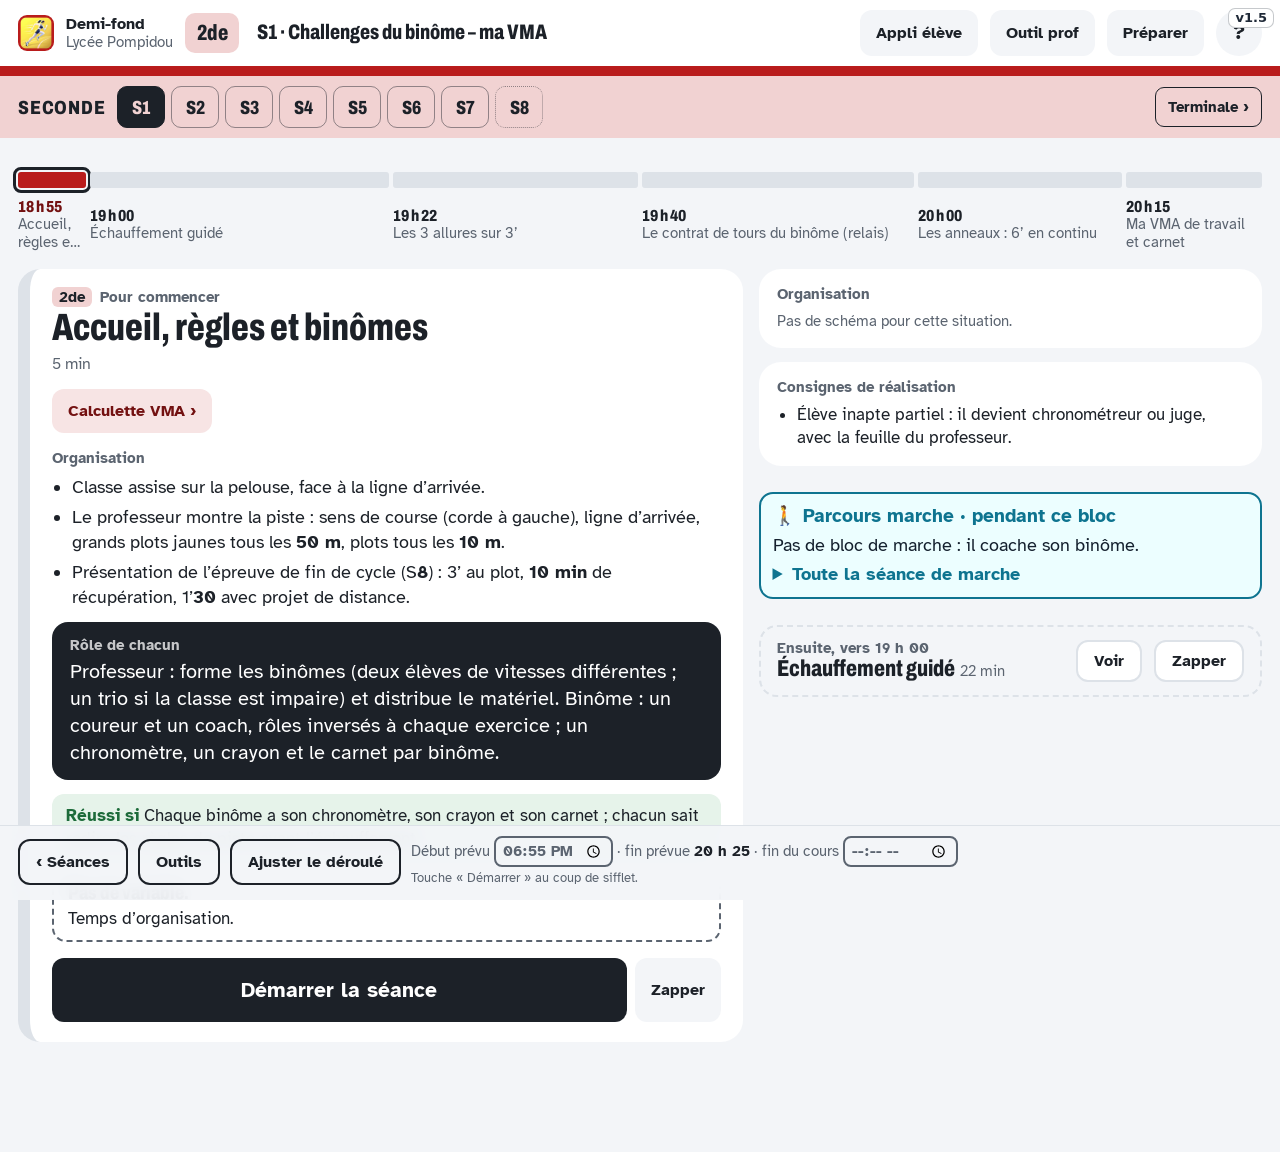
<file: index.html>
<!doctype html>
<html lang="fr">
<head>
<meta charset="utf-8">
<meta name="viewport" content="width=device-width,initial-scale=1,viewport-fit=cover">
<meta name="theme-color" content="#b91c1c">
<meta name="apple-mobile-web-app-capable" content="yes">
<meta name="apple-mobile-web-app-title" content="Demi-fond">
<link rel="apple-touch-icon" href="icon-180.png">
<link rel="icon" href="icon-32.png">
<title>Cycle demi-fond</title>
<!-- Page FABRIQUÉE par mon-eps/atelier/ecran-de-cours/construire.py : ne pas la modifier à la main ici.
     Moteur commun : ecran.js et ecran.css. Propre à l'activité : le <style> et le <script> ci-dessous. -->
<link rel="stylesheet" href="ecran.css">
<style>
/* ===== Propre au cycle demi-fond : couleurs, niveaux, schémas ===== */
:root{--sol:#ECEFEE; --craie:#FFFFFF; --encre:#172033; --repere:#5A6475; --trait:#D5DBDD;
  --ligne:#C8402A; --ligne-fonce:#8C2A1A; --ligne-pale:#FBE6E1;
  --vert:#1D6B3A; --vert-pale:#E6F3EA; --alerte:#B42318; --alerte-pale:#FDE8E6;
  --facile:#2F6FB0; --facile-pale:#EAF2FB; --dur:#B4441C; --dur-pale:#FCEDE6;
  --d:"Archivo","Arial Narrow",Arial,sans-serif; --t:"Atkinson","Segoe UI",Roboto,Arial,sans-serif;
  --sur-encre:#FFFFFF; --fait:#9AA3AE;
  --c-s:#0F766E; --c-s-pale:#DDF3F0; --c-t:#1F4FA8; --c-t-pale:#E3EBF8; --sur-niv:#FFFFFF;}
body.niv-s{--niv:var(--c-s);--niv-pale:var(--c-s-pale)}
body.niv-t{--niv:var(--c-t);--niv-pale:var(--c-t-pale)}
:root[data-theme="dark"]{
  --sol:#11161D; --craie:#1B222C; --encre:#E9EEF3; --repere:#9AA5B3; --trait:#323C49; --sur-encre:#11161D; --fait:#5B6573;
  --ligne:#F2785F; --ligne-fonce:#F8A795; --ligne-pale:#3A1A14;
  --vert:#6FD39F; --vert-pale:#15301F; --alerte:#FF8A80; --alerte-pale:#3A1A18;
  --facile:#7FB0E8; --facile-pale:#162638; --dur:#F29470; --dur-pale:#3A2018;
  --c-s:#5EEAD4; --c-s-pale:#123A36; --c-t:#8FB4F2; --c-t-pale:#1B2A44; --sur-niv:#11161D; color-scheme:dark}
.schema,.legende-o{--bg:#f2f4f7; --surface:#ffffff; --surface-2:#e8edf3; --fg:#14202e; --muted:#566476; --line:#ccd5df;
  --court:#2e7d57; --court-line:#ffffff; --net:#14202e;
  --accent:#1f4fa8; --accent-fg:#ffffff; --ball:#d18a00; --team-b:#c2410c; --team-n:#6b7787;
  --ok:#1f7a4d; --ok-bg:#dff3e8; --warn:#9a5b00; --warn-bg:#fdf0d5; --done:#6b7787; --done-bg:#e6eaef;
  --cy-p:#7a3db8; --cy-p-bg:#f1e8fb; --cy-t:#1f4fa8; --cy-t-bg:#e3ebf8;
  --font-display:"Barlow Condensed","Arial Narrow",Arial,sans-serif;
  --font-body:"Source Sans 3","Segoe UI",Roboto,Arial,sans-serif;
;--bg:#fff;--surface:#fff;--surface-2:#eef1f5;--fg:#111;--muted:#444;--line:#999;--track:#c8553d;--track-line:#ffffff;--grass:#3f8f5c;--plot10:#ffffff;--plot25r:#e5484d;--plot50:#f2c200;--cy-s:#0f7a62;--cy-s-bg:#dcf2ea;--sport:#f59e0b}
.schema{background:#fff;color:#14202e;border-radius:14px;padding:8px;font-family:var(--t)}
.legende-o{margin:8px 4px 0;font-size:max(14px,var(--fs-min,15px));color:var(--repere)}
.legende-o .legend{display:flex;flex-wrap:wrap;gap:4px 14px}
.legende-o i{display:inline-block;vertical-align:middle;margin-right:4px}
.legende-o .dot{width:12px;height:12px;border-radius:50%}
.legende-o .lineb{width:22px;border-top:2px dashed currentColor}
.legende-o .liner{width:22px;border-top:2px solid currentColor}
.schema .legend{display:flex;flex-wrap:wrap;gap:4px 14px;font-size:max(12px,var(--fs-min,15px));color:var(--muted);margin-top:4px}
.schema .legend i{display:inline-block;vertical-align:middle;margin-right:4px}
.schema .dot{width:10px;height:10px;border-radius:50%}
.schema .liner{width:22px;border-top:2px solid var(--fg)}
.schema .c-pa{fill:var(--accent)}
.schema .c-pb{fill:var(--team-b)}
.schema .c-pn{fill:var(--team-n)}
.schema .c-pt{fill:#ffffff;font:700 max(12px,var(--fs-min,15px)) var(--font-body);text-anchor:middle;dominant-baseline:central}
.schema .c-head-r{fill:var(--fg)}
.schema .teq-sch .c-pt{font-size:20px}
.schema .legend{display:none}
.schema .legend{font-size:7.5pt}
.schema .c-head-o{fill:var(--team-b)}
.schema .lineo{width:22px;border-top:2px dashed var(--ball)}
.schema .p-grass{fill:var(--grass)}
.schema .p-track{fill:none;stroke:var(--track)}
.schema .p-lane{fill:none;stroke:var(--track-line);stroke-width:.8;opacity:.55}
.schema .p-lane.e{stroke-width:1.6;opacity:.9}
.schema .p-finish{stroke:#fff;stroke-width:4}
.schema .p-c10{fill:var(--plot10);stroke:#555;stroke-width:.6}
.schema .p-c25{fill:var(--plot50);stroke:#333;stroke-width:.6}
.schema .p-c25b{fill:var(--plot25r)}
.schema .p-c50{fill:var(--plot50);stroke:#333;stroke-width:.7}
.schema .p-cup{fill:#ff8c1a;stroke:#fff;stroke-width:1}
.schema .p-cone{fill:#1f6feb;stroke:#fff;stroke-width:1}
.schema .p-cone.o{fill:#ff8c1a}
.schema .p-cone.r{fill:#e5484d}
.schema .p-cone.g{fill:#7a3db8}
.schema .p-run{fill:none;stroke:var(--fg);stroke-width:2.4}
.schema .p-run.o{stroke:var(--team-b);stroke-dasharray:6 4}
.schema .p-run.b{stroke:#1f6feb}
.schema .p-head-b{fill:#1f6feb}
.schema .p-seg{fill:none;opacity:.55;stroke:#ffd166}
.schema .p-seg.blue{stroke:#5aa9ff}
.schema .p-seg.vio{stroke:#c39bf0}
.schema .p-seg.red{stroke:#ff6b6b}
.schema .p-zone{fill:none;opacity:.9}
.schema .p-zone.z1{stroke:#e5484d}
.schema .p-zone.z2{stroke:#f2c200}
.schema .p-zone.z3{stroke:#8fd16a}
.schema .p-zone.z4{stroke:#16a34a}
.schema .p-zt{fill:#111;font:700 max(10px,var(--fs-min,15px)) var(--font-body)}
.schema .p-lab{fill:var(--fg);font:600 max(11.5px,var(--fs-min,15px)) var(--font-body)}
.schema .p-lab.w{fill:#fff}
.schema .p-lab.big{font:700 max(13px,var(--fs-min,15px)) var(--font-body)}
.schema .p-small{fill:var(--fg);font:600 max(10px,var(--fs-min,15px)) var(--font-body)}
.schema .p-pt{font-size:max(10.5px,var(--fs-min,15px))}
.schema .p-grass,.schema .p-track,.schema .p-zone,.schema .p-seg{-webkit-print-color-adjust:exact;print-color-adjust:exact}
.cy button[data-cy=s].on{background:var(--c-s);color:var(--sur-niv)}
.pc.niv-s .sc.jour{outline-color:var(--c-s)}
.pc.niv-s{--nivp:var(--c-s)}
</style>
<style>/* Lisibilité terrain : textes à 15 px minimum à l'écran ; tailles d'origine à l'impression. */@media print{:root{--fs-min:0px}}</style>
<link rel="stylesheet" href="eps-charte-v1.css">
<style>/* Charte v1 : couleur de l'activité et teinte de chaque cycle (calculées par construire.py) */
:root{--act:#b91c1c;--act-fonce:#731111;--act-pale:#f7e4e4;--act-sombre:#d88282;--act-pale-sombre:#3a1b21}
:root{--c-s:#f1d2d2;--c-s-pale:#f7e4e4}
body.niv-s{--niv:#f1d2d2;--sur-niv:#1c2128;--niv-pale:var(--act-pale)}
:root[data-theme="dark"] body.niv-s{--niv:#5f1b1f;--sur-niv:#e6edf3}
.cy button[data-cy=s].on{background:#f1d2d2;color:#1c2128}
:root[data-theme="dark"] .cy button[data-cy=s].on{background:#5f1b1f;color:#e6edf3}
.pc.niv-s .sc.jour{outline-color:var(--ligne)}
.pc.niv-s{--nivp:#b91c1c}
:root{--c-t:#731111;--c-t-pale:#f7e4e4}
body.niv-t{--niv:#731111;--sur-niv:#ffffff;--niv-pale:var(--act-pale)}
:root[data-theme="dark"] body.niv-t{--niv:#e09999;--sur-niv:#0d1117}
.cy button[data-cy=t].on{background:#731111;color:#ffffff}
:root[data-theme="dark"] .cy button[data-cy=t].on{background:#e09999;color:#0d1117}
.pc.niv-t .sc.jour{outline-color:var(--ligne)}
.pc.niv-t{--nivp:#731111}
</style>
</head>
<body>
<header class="barre">
  <img src="icon-192.png" alt="">
  <div class="app">Demi-fond<small>Lycée Pompidou</small></div>
  <span class="pastille-niv" id="cyPast">2de</span>
  <div class="titre" id="titre"></div>
  <a class="bt clair" href="https://yannickdartois-hue.github.io/demi-fond-eleves/">Appli élève</a>
  <a class="bt clair" href="https://yannickdartois-hue.github.io/demi-fond-prof/">Outil prof</a>
  <a class="bt clair" id="prep" href="cycle-demi-fond-old.html">Préparer</a>
  <button class="bt clair baide" type="button" onclick="EPSAide.ouvrir()" aria-label="Mode d’emploi" title="Mode d’emploi">?</button>
</header>
<div class="trace"></div>
<div class="niveau" id="niveau"></div>
<section class="deroule" id="deroule" aria-label="Déroulé de la séance"></section>
<main class="zone" id="zone"></main>
<footer class="pouce">
  <button class="bt bord" id="btSeances" type="button">‹ Séances</button>
  <button class="bt bord" id="btOutils" type="button">Outils</button>
  <button class="bt bord" id="btAjuster" type="button">Ajuster le déroulé</button>
  <div class="info" id="info"></div>
</footer>
<div id="couche"></div>

<script src="demi-fond-donnees.js"></script>
<script>
'use strict';
/* Écran de cours — demi-fond : ce qui est propre à l'activité.
   Source : mon-eps/atelier/ecran-de-cours/apps/. Le moteur commun est ecran.js. */
const APP={
  old:'cycle-demi-fond-old.html',
  cle:'dq',
  niv:{s:{label:'Seconde',court:'2de',long:'SECONDE',L:SESSIONS},t:{label:'Terminale',court:'Tle',long:'TERMINALE',L:T_SESSIONS}},
  defaut:'s',
  lienOld:(c,id)=>APP.old+'#'+c+'-'+id,
  lireCur:()=>lire('df2-cur2',{})||{},
  marquerJour(c,id){const cur=Object.assign({s:'',t:''},lire('df2-cur2',{}));cur[c]=id;ecrire('df2-cur2',cur);Object.assign(CUR,cur)},
  outils:[{"titre": "Pendant le cours", "items": [["calc", "Ma calculette", "une VMA → toutes les cibles"], ["tables", "Tableaux d’allures", "VMA 8 à 20 · à imprimer"], ["warm", "Échauffement autonome", "fiche · 4 niveaux · grille"], ["piste", "Piste et plots", "1 plot = 1 km/h · départs"]]}, {"titre": "Adapter", "items": [["bank", "Banque de situations", "16 situations · N1–N4"], ["diff", "Travail par niveaux", "groupes G1–G4 · inaptes"], ["marche", "Parcours marche", "asthme · 1000 m et 3’ · barème"], ["roles", "Coach, chrono, juge", "AFL3 · fiche élève"], ["coach", "Repères d’entraîneur", "intensités · récup · sécurité"]]}, {"titre": "Évaluer", "items": [["evalf", "Évaluation", "barème · calcul de la note"], ["check", "Lien avec l’éval", "référentiel Pompidou"]]}],
  urlOutil:id=>APP.old+'#'+J.c+'-'+id,
  racc:[[/^warm$/,'warm','Échauffement autonome'],[/outil « évaluation »|barème|course [123]\b|épreuve blanche/i,'evalf','Barème et note'],[/tableau d’allures|tableaux d’allures/i,'tables','Tableaux d’allures'],[/vma|plot cible|au plot|allure/i,'calc','Calculette VMA']],
  etapesEchauff(s,b){
    const brut=String(s.warm||'').replace(/<a [^>]*>.*?<\/a>/g,'').replace(/<[^>]+>/g,'').trim();
    if(typeof DF_GAMMES==='undefined')return `<div style="margin-top:14px">${orgHTML(brut)}</div>`;
    const e=t=>String(t).replace(/[&<>"]/g,c=>({'&':'&amp;','<':'&lt;','>':'&gt;','"':'&quot;'}[c]));
    const liste=L=>L.filter(x=>!/^sg/.test(x[0])).map(x=>e(x[1])).join(' · ');
    const carte=(f,t,l)=>`<figure style="margin:0;background:#fff;border:1px solid #e2e8f0;border-radius:12px;padding:8px"><img src="img/echauffement/${f}" alt="" loading="lazy" style="width:100%;height:120px;object-fit:contain"><figcaption style="font-size:14px;line-height:1.35"><b>${e(t)}</b>${l.map(x=>`<br>${e(x)}`).join('')}</figcaption></figure>`;
    const grille=h=>`<div style="display:grid;grid-template-columns:repeat(auto-fill,minmax(180px,1fr));gap:10px;margin:8px 0 14px">${h}</div>`;
    const P=(n,t,d,c)=>`<h4 style="margin:16px 0 4px">${n} · ${e(t)} <span style="font-weight:400;color:#5b6470">${e(d)}</span></h4>${c}`;
    return `<div style="margin-top:14px">${orgHTML(brut)}</div>
     ${P(1,'Cardio','5 min','<p>'+liste(DF_WARM[0])+'. On passe à la suite quand les 3 signes sont là : j’ai chaud et je transpire ; je respire vite mais je parle encore ; pouls 150-160.</p>')}
     ${P(2,'Articulaire','2 min, de bas en haut','<p>'+liste(DF_WARM[1])+'</p>')}
     ${P(3,'Étirements actifs-dynamiques','3 min, chaque côté','<p style="color:#5b6470">① j’allonge et je contracte sans bouger 4 s · ② je freine en contractant 4 s · je relâche · ③ 8 s de mouvement.</p>'+grille(DF_ETIR.map(x=>carte(x[2],x[1],['① '+x[3],'② '+x[4],'③ '+x[5]])).join('')))}
     ${P(4,'Renforcement','2 min, 3 au choix','<p>'+liste(DF_WARM[3])+'</p>')}
     ${P(5,'Gammes','3 min, 4 au choix · 20 à 30 m, retour en trottinant',grille(DF_GAMMES.map(x=>carte(x[2],x[1],[x[3],'✓ '+x[4]])).join('')))}
     ${P('Fin','Obligatoire','','<p>'+liste(DF_WARM[5])+'</p>')}`;
  },
  cote:(b,s,i)=>typeof marcheBloc==='function'?marcheBloc(s,b.k==='ex'&&b.ref?b.ref.i:b.k,i):'',
  schemaDe:e=>{if(!e||!e.sch||!SCH[e.sch])return '';const sp=SCH[e.sch];return `<div class="schema">${piste(sp)}</div><div class="legende-o">${LEGEND}</div>${sp.cap?`<p class="cap">${sp.cap}</p>`:''}`}
};
</script>
<script src="ecran.js"></script>
<script src="aide-ecran.js"></script>
<script src="eps-aide.js"></script>
<script src="eps-maj.js"></script>
</body>
</html>
</file>
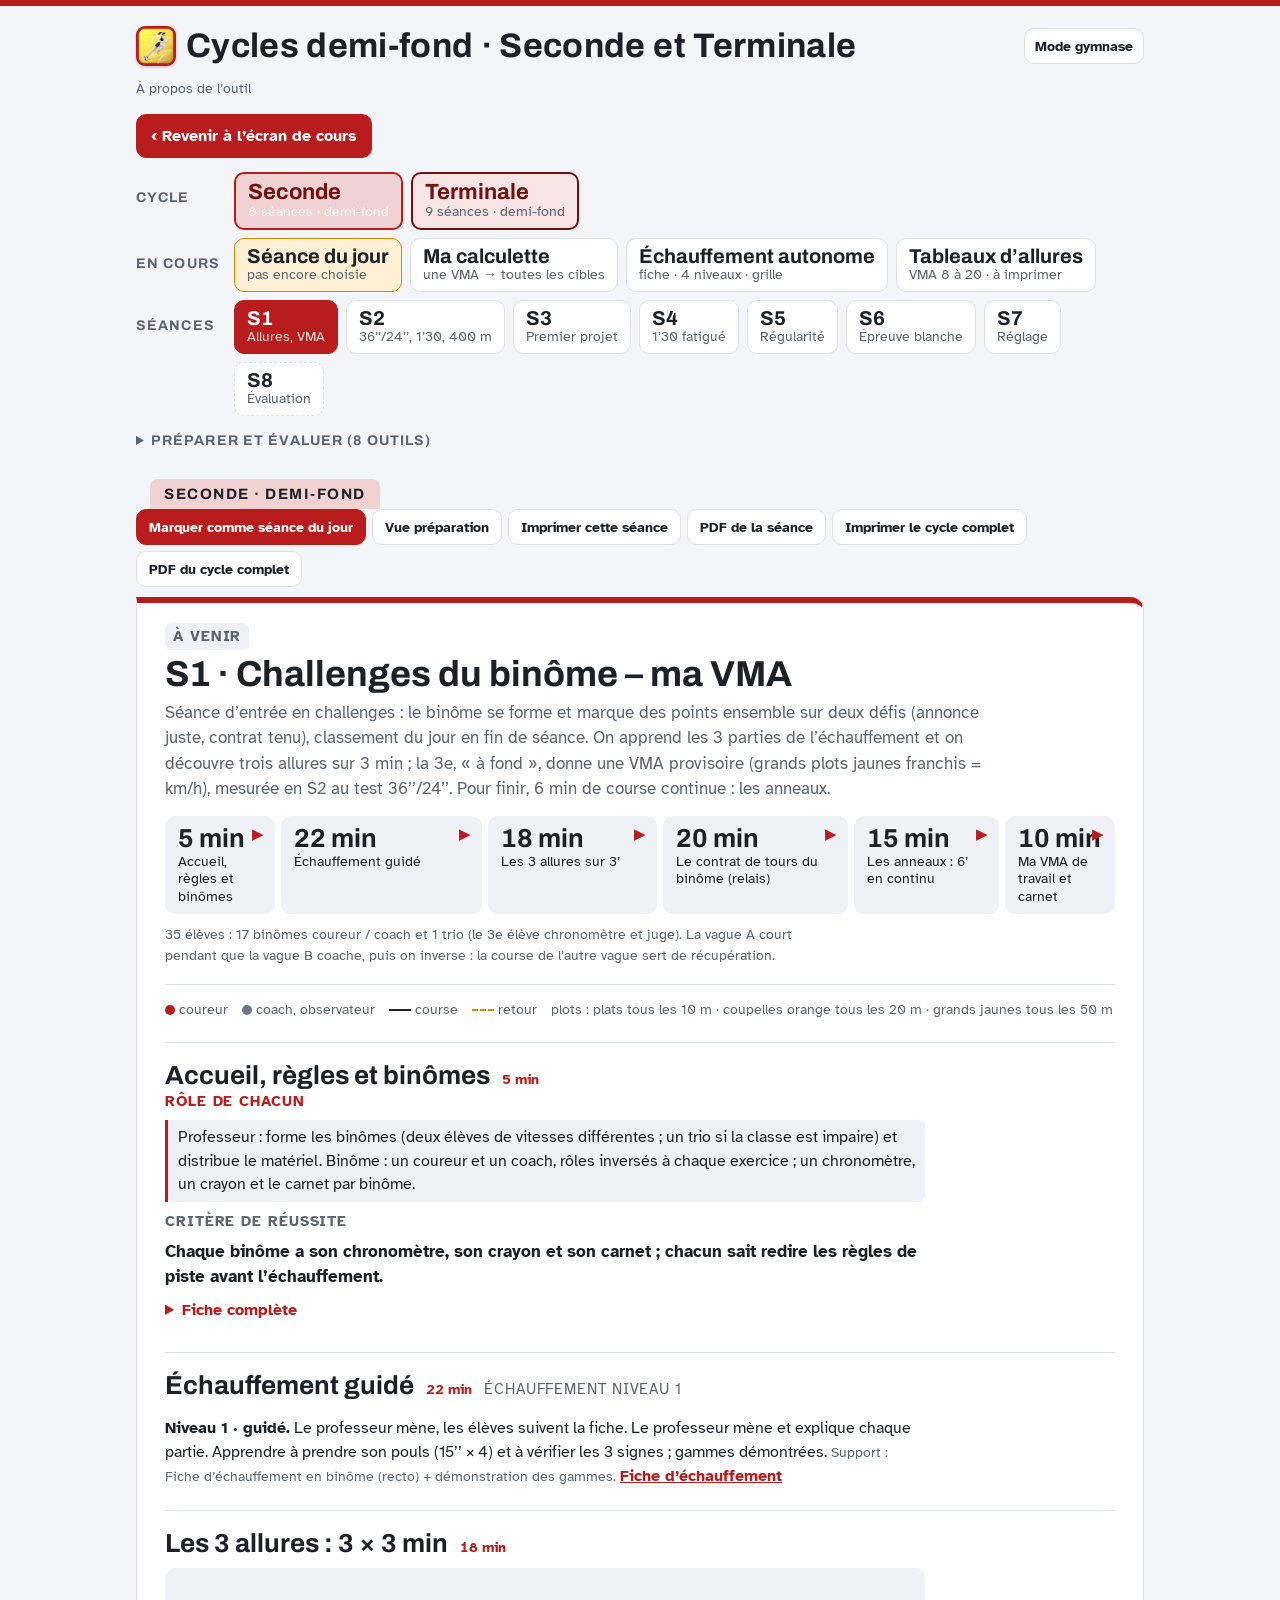
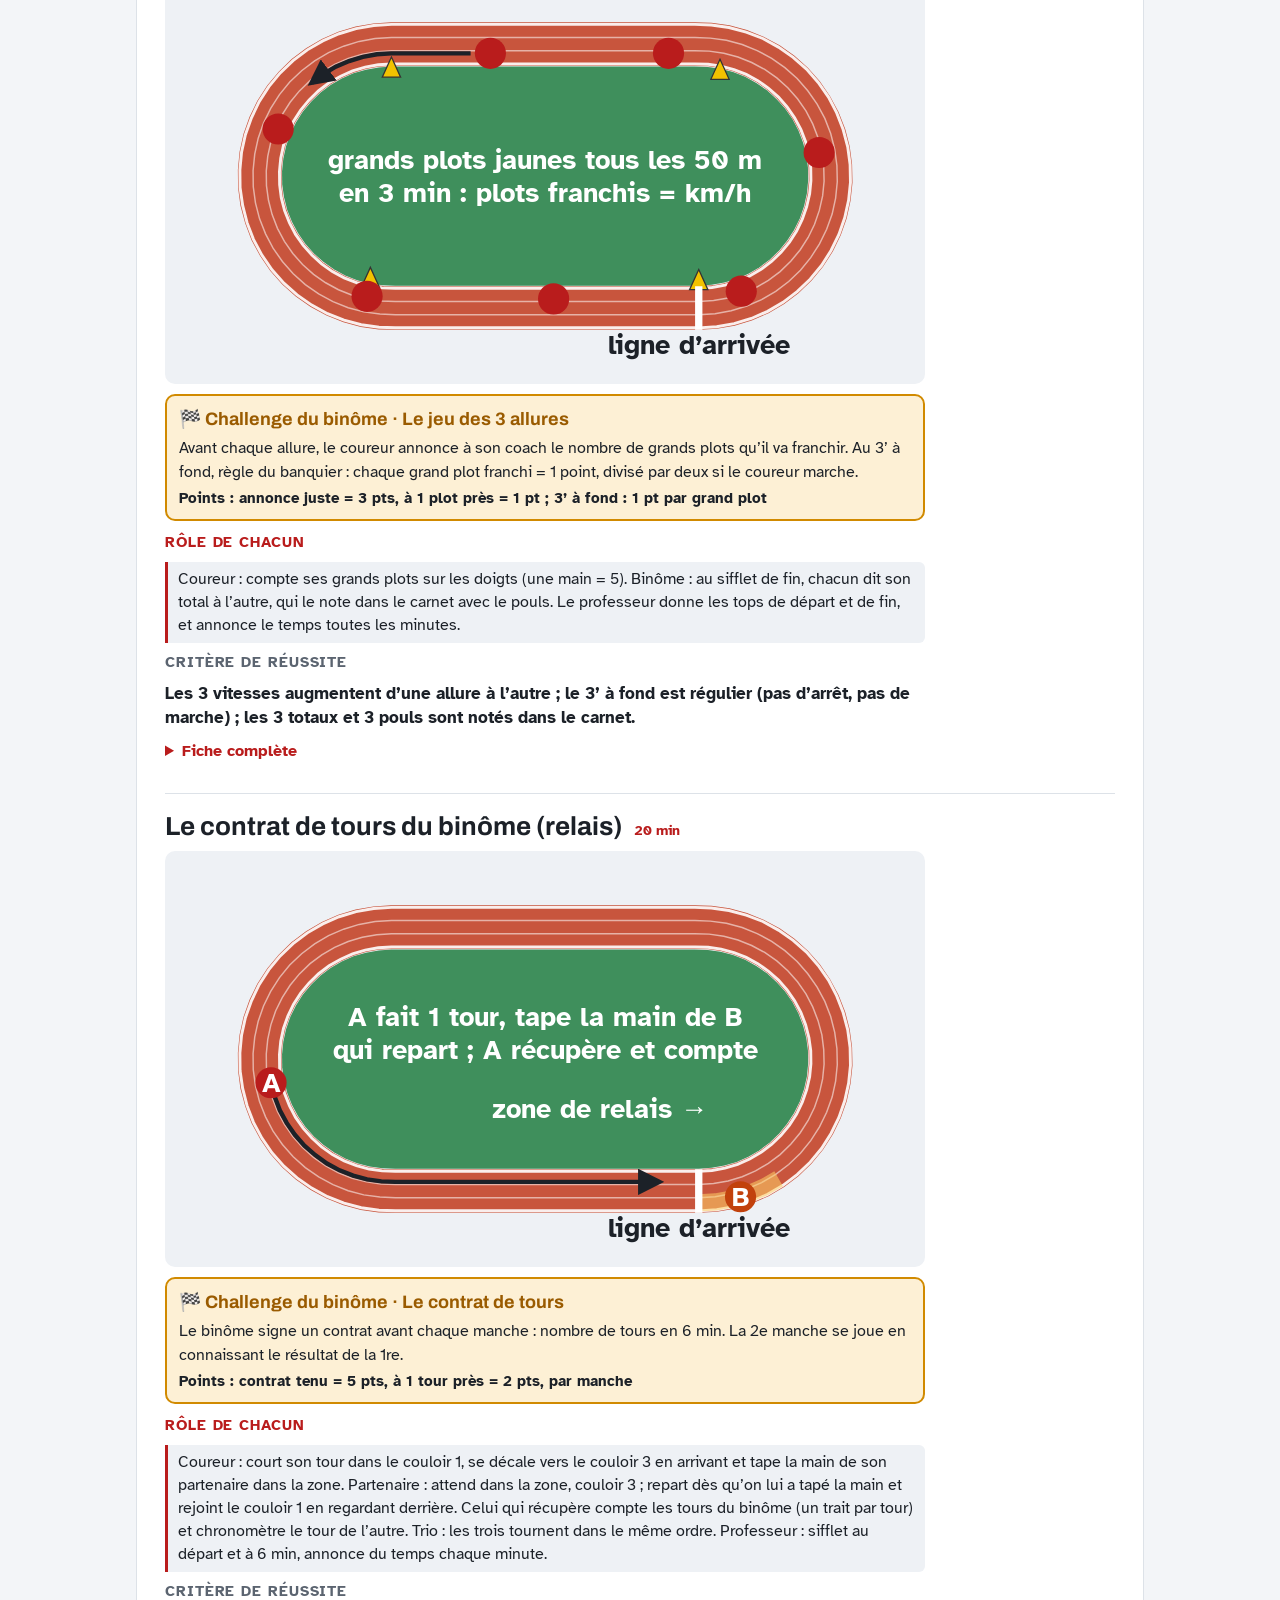
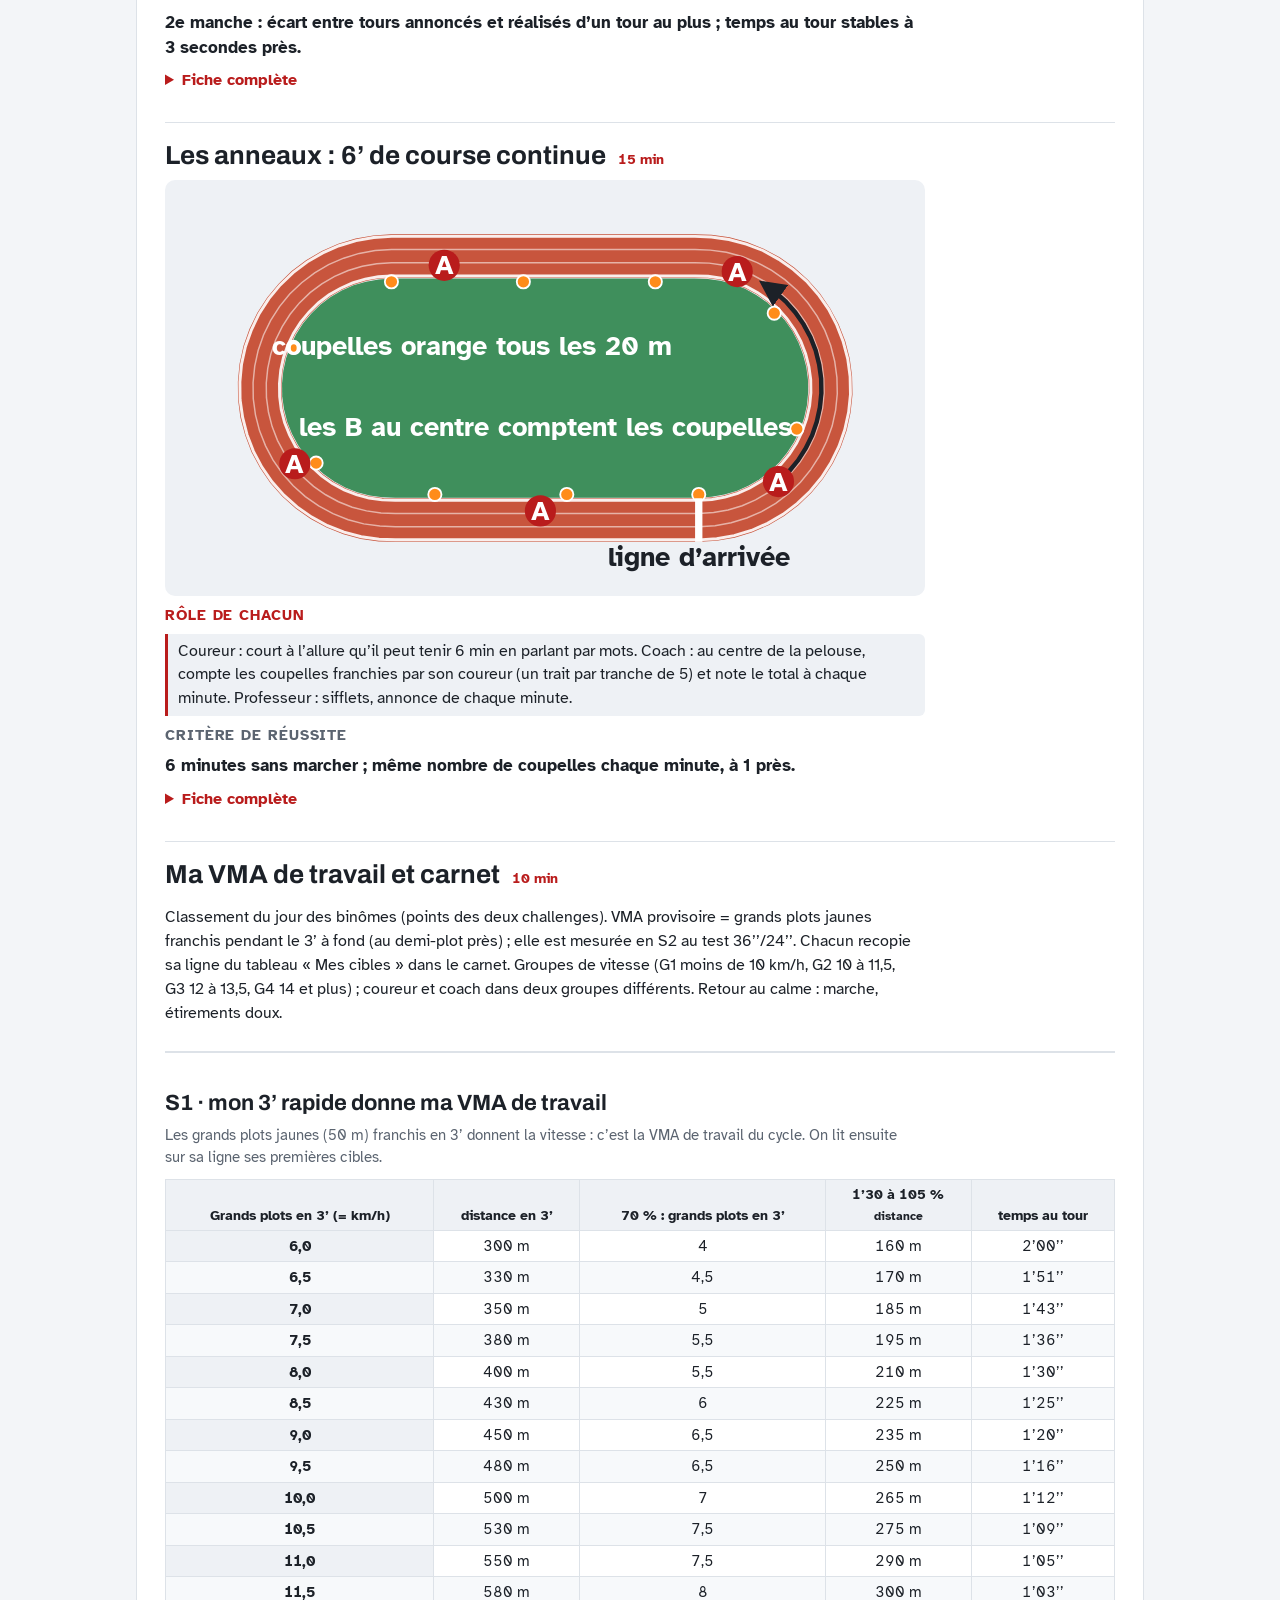
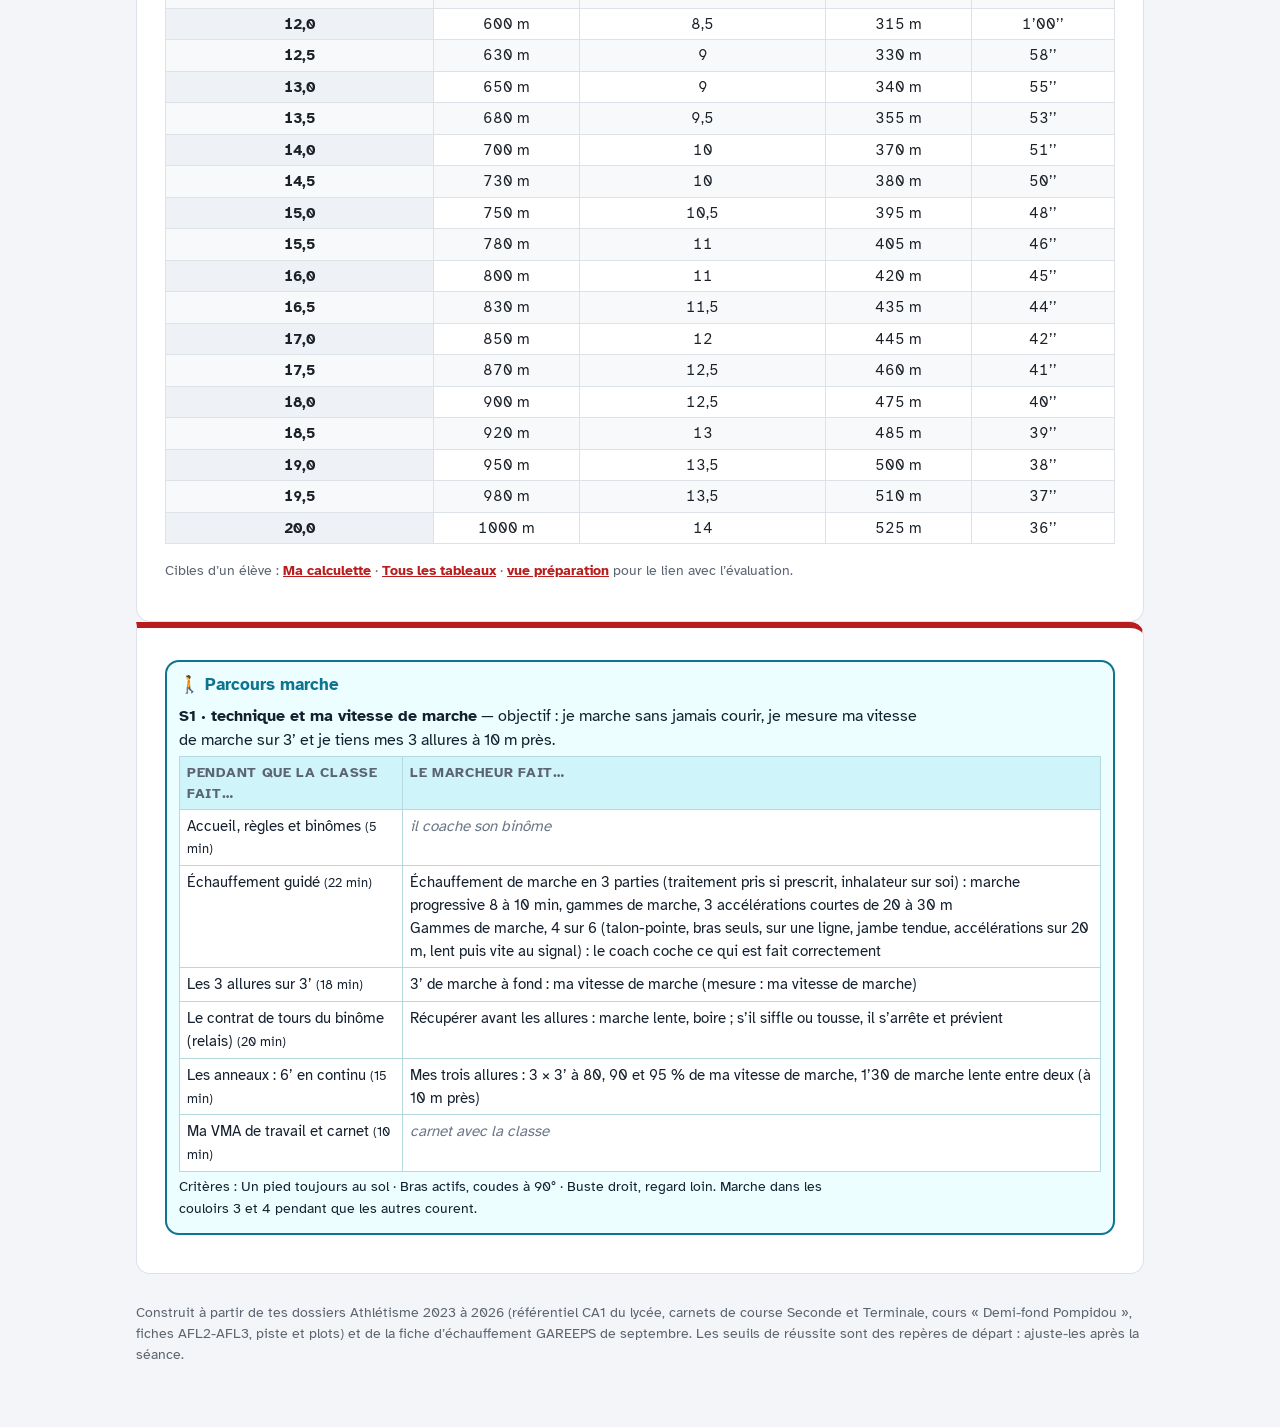
<file: cycle-demi-fond-old.html>
<!doctype html>
<html lang="fr">
<head>
<meta charset="utf-8">
<link rel="manifest" href="manifest.webmanifest">
<link rel="apple-touch-icon" href="icon-180.png">
<link rel="icon" type="image/png" sizes="32x32" href="icon-32.png">
<link rel="icon" type="image/png" sizes="192x192" href="icon-192.png">
<meta name="apple-mobile-web-app-capable" content="yes">
<meta name="mobile-web-app-capable" content="yes">
<meta name="apple-mobile-web-app-title" content="Demi-fond">
<meta name="theme-color" content="#b91c1c">
<meta name="viewport" content="width=device-width, initial-scale=1, viewport-fit=cover">
<title>Cycle demi-fond old</title>
<style>
/* Mise en page : bandeau de boutons (cycles, outils, séances) puis une fiche détaillée à la fois, comme un classeur de gymnase. */
:root{
  --bg:#f2f4f7; --surface:#ffffff; --surface-2:#e8edf3; --fg:#14202e; --muted:#566476; --line:#ccd5df;
  --court:#2e7d57; --court-line:#ffffff; --net:#14202e;
  --accent:#1f4fa8; --accent-fg:#ffffff; --ball:#d18a00; --team-b:#c2410c; --team-n:#6b7787;
  --ok:#1f7a4d; --ok-bg:#dff3e8; --warn:#9a5b00; --warn-bg:#fdf0d5; --done:#6b7787; --done-bg:#e6eaef;
  --cy-p:#7a3db8; --cy-p-bg:#f1e8fb; --cy-t:#1f4fa8; --cy-t-bg:#e3ebf8;
  --font-display:"Barlow Condensed","Arial Narrow",Arial,sans-serif;
  --font-body:"Source Sans 3","Segoe UI",Roboto,Arial,sans-serif;
}
:root[data-theme="dark"]{
  --bg:#0f1620; --surface:#17212d; --surface-2:#1f2b3a; --fg:#e6edf5; --muted:#9aa8ba; --line:#2d3b4d;
  --court:#1d5a3e; --court-line:#cfe0f0; --net:#e6edf5;
  --accent:#7aa5f0; --accent-fg:#0f1620; --ball:#f2b544; --team-b:#f08a55; --team-n:#9aa8ba;
  --cy-p:#c39bf0; --cy-p-bg:#2c1f3f; --cy-t:#7aa5f0; --cy-t-bg:#1b2a44; --ok:#6fd39f; --ok-bg:#163327; --warn:#f2c46b; --warn-bg:#3a2d12; --done:#9aa8ba; --done-bg:#223042; color-scheme:dark}
:root[data-theme="dark"]{
  --bg:#0f1620; --surface:#17212d; --surface-2:#1f2b3a; --fg:#e6edf5; --muted:#9aa8ba; --line:#2d3b4d;
  --court:#1d5a3e; --court-line:#cfe0f0; --net:#e6edf5;
  --accent:#7aa5f0; --accent-fg:#0f1620; --ball:#f2b544; --team-b:#f08a55; --team-n:#9aa8ba;
  --cy-p:#c39bf0; --cy-p-bg:#2c1f3f; --cy-t:#7aa5f0; --cy-t-bg:#1b2a44; --ok:#6fd39f; --ok-bg:#163327; --warn:#f2c46b; --warn-bg:#3a2d12; --done:#9aa8ba; --done-bg:#223042; color-scheme:dark}
*{box-sizing:border-box}
a{color:var(--accent);font-weight:600}
body{background:var(--bg);color:var(--fg);font-family:var(--font-body);font-size:16px;line-height:1.5;margin:0}
.wrap{max-width:1040px;margin:0 auto;padding-inline:16px;padding-block:20px 48px}
header h1{font-family:var(--font-display);font-weight:700;font-size:clamp(28px,5vw,42px);line-height:1.05;margin:0;letter-spacing:.01em;text-wrap:balance}
header p{margin:.4rem 0 0;color:var(--muted);max-width:70ch}
.meta{display:flex;flex-wrap:wrap;gap:8px;margin-top:12px}
.tag{font-size:max(13px,var(--fs-min,15px));font-weight:600;padding:3px 10px;border-radius:999px;background:var(--surface-2);color:var(--fg)}
nav{margin-top:20px;display:grid;gap:10px}
.navrow{display:flex;flex-wrap:wrap;gap:8px}
.navlabel{font-family:var(--font-display);font-size:max(13px,var(--fs-min,15px));letter-spacing:.08em;text-transform:uppercase;color:var(--muted)}
button.tab{font:inherit;cursor:pointer;border:1.5px solid var(--line);background:var(--surface);color:var(--fg);border-radius:10px;padding:8px 12px;display:flex;flex-direction:column;align-items:flex-start;gap:1px;min-width:92px;text-align:left}
button.tab b{font-family:var(--font-display);font-size:20px;font-weight:700;line-height:1}
button.tab span{font-size:max(12.5px,var(--fs-min,15px));color:var(--muted);line-height:1.2}
button.tab.done{background:var(--done-bg)}
button.tab.today{border-color:var(--ball)}
button.tab.today span{color:var(--warn)}
button.tab.eval{border-style:dashed}
button.tab.cycle{min-width:170px;padding:10px 16px;border-width:2px}
button.tab.cycle.cp{border-color:var(--cy-p);background:var(--cy-p-bg)} button.tab.cycle.cp b{color:var(--cy-p)}
button.tab.cycle.ct{border-color:var(--cy-t);background:var(--cy-t-bg)} button.tab.cycle.ct b{color:var(--cy-t)}
button.tab.cycle.cp[aria-selected="true"]{background:var(--cy-p);border-color:var(--cy-p)} button.tab.cycle.ct[aria-selected="true"]{background:var(--cy-t);border-color:var(--cy-t)}
button.tab.cycle[aria-selected="true"] b{color:var(--accent-fg)}
:root[data-cycle="p"]{--accent:var(--cy-p)} :root[data-cycle="t"]{--accent:var(--cy-t)}
.cyband{display:inline-block;font-family:var(--font-display);font-weight:700;font-size:15px;letter-spacing:.1em;text-transform:uppercase;color:var(--accent-fg);background:var(--accent);padding:4px 14px;border-radius:8px 8px 0 0;margin-left:14px}
main .panel{border-top:6px solid var(--accent);border-top-left-radius:0}
button.tab.cycle b{font-size:24px}
button.tab[aria-selected="true"]{background:var(--accent);border-color:var(--accent);color:var(--accent-fg)}
button.tab[aria-selected="true"] span{color:var(--accent-fg);opacity:.85}
button.tab:focus-visible{outline:3px solid var(--ball);outline-offset:2px}
main{margin-top:22px}
.panel{background:var(--surface);border:1px solid var(--line);border-radius:14px;padding:20px clamp(14px,3vw,28px) 26px}
.panel h2{font-family:var(--font-display);font-size:32px;line-height:1.05;margin:0;text-wrap:balance}
.lead{color:var(--muted);margin:.4rem 0 0;max-width:72ch}
.status{display:inline-block;font-size:max(12px,var(--fs-min,15px));font-weight:700;text-transform:uppercase;letter-spacing:.06em;padding:2px 8px;border-radius:6px;margin-bottom:6px}
.st-done{background:var(--done-bg);color:var(--done)} .st-today{background:var(--warn-bg);color:var(--warn)} .st-next{background:var(--surface-2);color:var(--muted)} .st-eval{background:var(--ok-bg);color:var(--ok)}
.evalbox{margin-top:14px;padding:12px 14px;border-radius:10px;background:var(--ok-bg);color:var(--fg)}
.evalbox h4{margin:0 0 4px;font-size:max(13px,var(--fs-min,15px));text-transform:uppercase;letter-spacing:.06em;color:var(--ok)}
.evalbox ul{margin:0;padding-left:18px}
.timeline{display:flex;flex-wrap:wrap;gap:6px;margin-top:14px}
.timeline span{font-size:max(13px,var(--fs-min,15px));padding:4px 10px;border-radius:6px;background:var(--surface-2)}
.timeline span b{font-variant-numeric:tabular-nums}
.ex{margin-top:22px;border-top:1px solid var(--line);padding-top:18px}
.ex-head{display:flex;flex-wrap:wrap;align-items:baseline;gap:4px 12px}
.ex h3{font-family:var(--font-display);font-size:24px;margin:0;line-height:1.1}
.dur{font-size:max(13px,var(--fs-min,15px));font-weight:700;color:var(--accent);font-variant-numeric:tabular-nums}
.kind{font-size:max(12px,var(--fs-min,15px));color:var(--muted);text-transform:uppercase;letter-spacing:.06em}
.ex-body{display:grid;grid-template-columns:minmax(0,1fr) minmax(0,1fr);gap:16px 24px;margin-top:10px}
.ex-body.noschema{grid-template-columns:minmax(0,1fr)}
@media (max-width:760px){.ex-body{grid-template-columns:minmax(0,1fr)}}
.ex-body>figure{grid-column:2;grid-row:1} .ex-body>dl{grid-column:1;grid-row:1}
@media (max-width:760px){.ex-body>figure{grid-column:1;grid-row:2}}
dl.card{margin:0;display:grid;gap:8px}
dl.card dt{font-size:max(12px,var(--fs-min,15px));font-weight:700;text-transform:uppercase;letter-spacing:.06em;color:var(--muted)}
dl.card dd{margin:0}
dl.card dt.four{color:var(--accent)} dl.card dd.four{padding:6px 10px;border-left:3px solid var(--accent);background:var(--surface-2);border-radius:0 6px 6px 0}
dl.card ul{margin:2px 0 0;padding-left:18px}
dl.card li{margin:2px 0}
.var{display:grid;grid-template-columns:auto minmax(0,1fr);gap:4px 8px}
.var .m,.var .p{font-weight:700;font-family:var(--font-display);font-size:16px;width:20px;text-align:center;border-radius:4px}
.var .m{background:var(--surface-2)} .var .p{background:var(--surface-2)}
figure{margin:0}
.schema{background:var(--surface-2);border-radius:10px;padding:8px;overflow-x:auto}
.schema svg{display:block;width:100%;height:auto;min-width:300px}
figcaption{font-size:max(13px,var(--fs-min,15px));color:var(--muted);margin-top:6px}
.legend{display:flex;flex-wrap:wrap;gap:4px 14px;font-size:max(12px,var(--fs-min,15px));color:var(--muted);margin-top:4px}
.legend i{display:inline-block;vertical-align:middle;margin-right:4px}
.dot{width:10px;height:10px;border-radius:50%}
.lineb{width:22px;border-top:2px dashed var(--ball)}
.liner{width:22px;border-top:2px solid var(--fg)}
table{border-collapse:collapse;width:100%;font-size:max(14.5px,var(--fs-min,15px))}
.tablewrap{overflow-x:auto;margin-top:12px}
th,td{text-align:left;vertical-align:top;padding:8px 10px;border-bottom:1px solid var(--line)}
th{font-size:max(12px,var(--fs-min,15px));text-transform:uppercase;letter-spacing:.05em;color:var(--muted);font-weight:700}
td.num{font-variant-numeric:tabular-nums;white-space:nowrap}
.chip{display:inline-block;font-size:max(12px,var(--fs-min,15px));font-weight:700;padding:2px 8px;border-radius:6px;white-space:nowrap}
.chip.ok{background:var(--ok-bg);color:var(--ok)} .chip.warn{background:var(--warn-bg);color:var(--warn)}
.note{margin-top:14px;padding:12px 14px;border-left:4px solid var(--ball);background:var(--warn-bg);border-radius:0 10px 10px 0}
.note b{color:var(--warn)}
.panel h3.sec{font-family:var(--font-display);font-size:22px;margin:24px 0 0}
.panel p{max-width:75ch}
.foot{margin-top:28px;font-size:max(13px,var(--fs-min,15px));color:var(--muted)}
@media (prefers-reduced-motion:no-preference){.panel{animation:in .18s ease-out}@keyframes in{from{transform:translateY(4px)}to{transform:none}}}
/* schéma */
.c-floor{fill:var(--court)} .c-line{stroke:var(--court-line);stroke-width:2;fill:none}
.c-att{stroke:var(--court-line);stroke-width:1.5;stroke-dasharray:6 5;fill:none}
.c-net{stroke:var(--net);stroke-width:4}
.c-zone{fill:var(--accent);fill-opacity:.12;stroke:var(--accent);stroke-opacity:.5;stroke-dasharray:4 4}
.c-zonet{fill:var(--accent);font:600 max(11px,var(--fs-min,15px)) var(--font-body)}
.c-target{fill:var(--ball);fill-opacity:.25;stroke:var(--ball);stroke-width:1.5}
.c-cone{fill:var(--ball)}
.c-pa{fill:var(--accent)} .c-pb{fill:var(--team-b)} .c-pn{fill:var(--team-n)}
.c-pt{fill:#ffffff;font:700 max(12px,var(--fs-min,15px)) var(--font-body);text-anchor:middle;dominant-baseline:central}
.c-ball{stroke:var(--ball);stroke-width:2;stroke-dasharray:6 4;fill:none}
.c-run{stroke:var(--fg);stroke-width:2;fill:none}
.c-head-b{fill:var(--ball)} .c-head-r{fill:var(--fg)}
.c-label{fill:var(--fg);font:600 max(12px,var(--fs-min,15px)) var(--font-body)}
.c-say{fill:var(--fg);font:italic 600 max(12px,var(--fs-min,15px)) var(--font-body)}
.c-shadow{fill:var(--fg);fill-opacity:.08}
.tgform{display:flex;flex-wrap:wrap;gap:12px 16px;margin:16px 0 6px;padding:14px;background:var(--surface-2);border-radius:10px}
.tgform label{display:flex;flex-direction:column;gap:4px;font-size:max(13px,var(--fs-min,15px));font-weight:600;color:var(--muted)}
.tgform input[type=number]{font:inherit;font-size:20px;font-weight:700;width:96px;padding:8px 10px;border:1.5px solid var(--line);border-radius:8px;background:var(--surface);color:var(--fg)}
.tgform label.chk{flex-direction:row;align-items:center;gap:8px;align-self:flex-end;padding-bottom:10px;color:var(--fg)}
.tgform input[type=checkbox]{width:22px;height:22px;accent-color:var(--accent)}
.kpis{display:grid;grid-template-columns:repeat(auto-fit,minmax(120px,1fr));gap:10px;margin:14px 0}
.kpis div{border:1.5px solid var(--line);border-radius:10px;padding:10px 12px;display:flex;flex-direction:column}
.kpis b{font-family:var(--font-display);font-size:28px;color:var(--accent);line-height:1.1}
.kpis span{font-size:max(13px,var(--fs-min,15px));color:var(--muted)}
table.tg td{vertical-align:top} table.tg small{color:var(--muted)} table.tg tr.over td{opacity:.4}
.tb{font:inherit;font-size:15px;font-weight:600;cursor:pointer;border:1.5px solid var(--line);background:var(--surface);color:var(--fg);border-radius:10px;padding:9px 14px;min-height:44px;display:inline-flex;align-items:center;gap:6px}
.tb:disabled{opacity:.4;cursor:default} .tb.pri{background:var(--accent);border-color:var(--accent);color:var(--accent-fg)} .tb.big{font-size:18px;padding:12px 20px}
.tb.mini{min-height:32px;padding:4px 10px;font-size:max(13px,var(--fs-min,15px))} .tb.danger{background:var(--team-b);border-color:var(--team-b);color:#fff}
.tzgo{margin:14px 0 4px}
.tgform label.wide{flex:1 1 180px;min-width:0} .tgform label.full{flex:1 1 100%}
.tgform input[type=text],.tgform textarea{font:inherit;font-size:17px;padding:8px 10px;border:1.5px solid var(--line);border-radius:8px;background:var(--surface);color:var(--fg);width:100%;box-sizing:border-box}
.tgform textarea{resize:vertical;line-height:1.4}
.muted{color:var(--muted)} .small{font-size:max(13px,var(--fs-min,15px))}
.tzitem{display:flex;flex-wrap:wrap;justify-content:space-between;gap:10px;align-items:center;padding:12px 0;border-top:1px solid var(--line)}
.tzbtns{display:flex;flex-wrap:wrap;gap:8px;align-items:center} .tzbtns.center{justify-content:center} .tzbtns.nav{justify-content:space-between;margin:16px 0}
.tzok{color:var(--ok);font-weight:600} .tzwarn{color:var(--warn);font-weight:600}
.tzbar{display:flex;flex-wrap:wrap;gap:12px;align-items:center;margin:8px 0 14px}
.tzround{display:flex;flex-wrap:wrap;justify-content:space-between;align-items:baseline;gap:8px;font-family:var(--font-display);font-size:24px}
.timer{margin:10px 0 16px;padding:14px;border-radius:14px;background:var(--surface-2);text-align:center;border:2px solid transparent}
.tm{font-family:var(--font-display);font-weight:700;font-size:clamp(64px,18vw,128px);line-height:1;font-variant-numeric:tabular-nums;margin:4px 0 12px}
.tm-lab{font-size:max(14px,var(--fs-min,15px));font-weight:600;color:var(--muted);text-transform:uppercase;letter-spacing:.06em}
.timer.last{border-color:var(--ball)} .timer.last .tm{color:var(--ball)}
.timer.over{border-color:var(--team-b)} .timer.over .tm{color:var(--team-b)} .timer.chg .tm{color:var(--muted)}
.courts{display:grid;grid-template-columns:repeat(auto-fit,minmax(260px,1fr));gap:12px}
.court-card{border:1.5px solid var(--line);border-radius:12px;padding:10px 12px}
.cc-h{font-family:var(--font-display);font-size:18px;font-weight:700;margin-bottom:6px}
.cc-row{display:grid;grid-template-columns:1fr 48px 56px 48px;align-items:center;gap:6px;padding:4px 0}
.cc-n{font-weight:600;font-size:17px;overflow-wrap:anywhere} .cc-row.lead .cc-n{color:var(--accent)}
.cc-s{font-family:var(--font-display);font-size:36px;font-weight:700;text-align:center;font-variant-numeric:tabular-nums}
.sb{font:inherit;font-size:26px;font-weight:700;width:48px;height:48px;border-radius:10px;border:1.5px solid var(--line);background:var(--surface);color:var(--fg);cursor:pointer;touch-action:manipulation}
.sb.plus{background:var(--accent);border-color:var(--accent);color:var(--accent-fg)}
table.rank td,table.rank th{text-align:center} table.rank td:nth-child(2),table.rank th:nth-child(2){text-align:left}
.tzbox{margin:14px 0;padding:12px 14px;border-radius:10px;border:1.5px solid var(--ball);background:var(--warn-bg)} .tzbox summary{cursor:pointer;min-height:32px} .tzbox.done{border-color:var(--ok);background:var(--ok-bg)}
.mlist{display:flex;flex-direction:column;gap:6px} .mrow{display:flex;flex-wrap:wrap;gap:6px;align-items:center;padding:4px;border-radius:8px} .mrow.now{background:var(--surface-2)}
.mchip{font-size:max(13.5px,var(--fs-min,15px));padding:4px 10px;border-radius:999px;border:1px solid var(--line)} .mchip.ok{background:var(--ok-bg)} .mchip.todo i{color:var(--warn)}
.teq-top{display:flex;flex-wrap:wrap;justify-content:space-between;gap:12px;align-items:flex-start}
.teq-btns{display:flex;flex-wrap:wrap;gap:8px} a.tb{text-decoration:none}
.teq-id{display:flex;flex-wrap:wrap;gap:6px 14px;margin:14px 0 10px;font-weight:600} .teq-id span{display:inline-block;min-width:150px;border-bottom:1.5px solid var(--fg);height:1.1em} .teq-id span.s{min-width:70px}
.teq-tl{display:flex;gap:4px;margin:6px 0 16px} .teq-tl div{background:var(--surface-2);border-radius:6px;padding:6px 8px;font-size:max(13px,var(--fs-min,15px));line-height:1.2;min-width:0} .teq-tl b{display:block;font-family:var(--font-display);font-size:17px} .teq-tl .hi{background:var(--accent);color:var(--accent-fg)}
.teq-grid{display:grid;grid-template-columns:repeat(auto-fit,minmax(280px,1fr));gap:12px}
.teq-grid section{border:1.5px solid var(--line);border-radius:12px;padding:10px 14px} .teq-grid section.hi{border-color:var(--accent);border-width:2px}
.teq-grid h3,.teq-axis h3{margin:0 0 6px;font-family:var(--font-display);font-size:19px;display:flex;align-items:center;gap:8px;flex-wrap:wrap}
.teq-grid ul,.teq-grid ol{margin:.3rem 0;padding-left:1.2rem} .teq-grid p{margin:.3rem 0}
.teq-step{display:inline-grid;place-items:center;width:26px;height:26px;border-radius:50%;background:var(--accent);color:var(--accent-fg);font-size:15px;flex:none}
.teq-rule{display:grid;grid-template-columns:repeat(3,1fr);gap:6px;margin-top:8px;text-align:center;font-size:max(14px,var(--fs-min,15px))} .teq-rule div{border-radius:8px;padding:6px;background:var(--surface-2)} .teq-rule div:first-child{background:var(--ok-bg)} .teq-rule div:last-child{background:var(--warn-bg)}
.teq-axes{margin:16px 0 8px} .teq-axes h3{margin:0 0 6px;font-family:var(--font-display);font-size:19px}
.teq-axrow{display:grid;grid-template-columns:repeat(auto-fit,minmax(180px,1fr));gap:8px} .teq-axrow div{border-left:4px solid var(--accent);padding:4px 10px;background:var(--surface-2);border-radius:0 8px 8px 0} .teq-axrow span{display:block;font-size:max(13.5px,var(--fs-min,15px));color:var(--muted)}
.teq-org{margin:10px 0;font-size:max(14.5px,var(--fs-min,15px))}
table.teq-log td{height:34px} table.teq-log th{font-size:max(12px,var(--fs-min,15px))}
.teq-reph{margin-top:28px;padding-top:16px;border-top:2px solid var(--line)}
.teq-axis{margin-top:18px} .teq-axis small{font-family:var(--font-body,inherit);font-size:max(13.5px,var(--fs-min,15px));font-weight:400;color:var(--muted)}
.teq-exs{display:grid;grid-template-columns:repeat(auto-fit,minmax(250px,1fr));gap:10px}
.teq-ex{border:1.5px solid var(--line);border-radius:12px;padding:10px 12px;font-size:max(14.5px,var(--fs-min,15px));break-inside:avoid} .teq-ex p{margin:.3rem 0}
.teq-exh{display:flex;align-items:baseline;gap:8px} .teq-exh h4{margin:0;font-size:16.5px} .teq-num{font-family:var(--font-display);font-weight:700;color:var(--accent)}
.teq-sch{margin:6px 0} .teq-sch svg{width:100%;height:auto} .teq-sch .c-label,.teq-sch .c-say{font-size:23px;font-weight:700} .teq-sch .c-pt{font-size:20px}
.teq-var{display:grid;grid-template-columns:1fr 1fr;gap:6px;margin:6px 0} .teq-var div{border-radius:8px;padding:6px 8px;font-size:max(13.5px,var(--fs-min,15px))} .teq-var b{display:block} .teq-var .m{background:var(--warn-bg)} .teq-var .p{background:var(--ok-bg)}
.teq-coach{font-size:max(13.5px,var(--fs-min,15px));color:var(--muted)}
@media print{
 @page{size:A4;margin:10mm}
 :root{--bg:#fff;--surface:#fff;--surface-2:#eef1f5;--fg:#111;--muted:#444;--line:#999}
 body{background:#fff!important;font-size:10.5pt}
 header,nav,.cyband,.noprint,footer,.foot{display:none!important}
 main .panel{border:0!important;padding:0!important;box-shadow:none!important}
 .tb{display:none!important}
 .teq-grid{grid-template-columns:1fr 1fr;gap:6px} .teq-grid section{padding:6px 9px} .teq-grid h3,.teq-axis h3{font-size:14pt}
 .teq-exs{grid-template-columns:repeat(3,1fr);gap:6px} .teq-ex{font-size:8.6pt;padding:6px 7px} .teq-exh h4{font-size:10.5pt} .teq-var div,.teq-coach{font-size:8.2pt}
 .teq-rep{break-before:page} .teq-reph{border:0;margin-top:0;padding-top:0;font-size:16pt} .teq-axis{margin-top:8px;break-inside:avoid}
 .teq-tl div,.teq-step,.teq-rule div,.teq-var div,.teq-axrow div{-webkit-print-color-adjust:exact;print-color-adjust:exact}
 table.teq-log td{height:40px} .teq-leg{margin:2px 0 4px}
}
.teq-lvl{margin-left:auto;color:var(--accent);letter-spacing:1px;font-size:max(13px,var(--fs-min,15px))}
.teq-axrow span.who{color:var(--fg);font-weight:600;margin-top:2px}
.teq-am{border-radius:8px;padding:6px 8px;font-size:max(13.5px,var(--fs-min,15px));background:var(--warn-bg);margin:6px 0;-webkit-print-color-adjust:exact;print-color-adjust:exact}
@media print{.teq-am{font-size:8.2pt}}
.printbar{display:flex;flex-wrap:wrap;gap:8px;margin:0 0 12px}
.print-cover{margin-bottom:16px}
@media print{
 .print-page{break-before:page}
 .print-cover{break-after:auto}
 main .panel{font-size:9.5pt} main h2{font-size:17pt} .ex h3{font-size:13pt}
 .ex{margin-top:12px;padding-top:10px} .ex-head,dt,h3{break-after:avoid} figure,.schema,dd,li,.evalbox,.note{break-inside:avoid} main p,main .lead{max-width:none}
 .ex-body{display:block} .ex-body figure{float:right;width:43%;margin:0 0 6px 12px} .ex-body::after{content:'';display:block;clear:both} .legend{display:none}
 .schema{padding:4px;-webkit-print-color-adjust:exact;print-color-adjust:exact}
 .legend{font-size:7.5pt}
 .evalbox,.note,.timeline span,.status,dd.four{-webkit-print-color-adjust:exact;print-color-adjust:exact}
 .tablewrap{overflow:visible}
 a{color:inherit;text-decoration:none}
}
/* ---- spécifique badminton ---- */
.c-mid{stroke:var(--court-line);stroke-width:1.3;stroke-dasharray:5 4;fill:none;opacity:.8}
.c-edge{fill:var(--fg);opacity:.12}
.c-netpost{fill:var(--net)}
.c-zone{fill:#ffffff;fill-opacity:.16;stroke:#ffd166;stroke-width:1.6;stroke-dasharray:5 3}
.c-zone.no{fill:#e5484d;fill-opacity:.28;stroke:#e5484d}
.c-zonet{fill:#ffe9a8;font:700 max(11px,var(--fs-min,15px)) var(--font-body)}
.c-labt{fill:#ffffff;font:600 max(12px,var(--fs-min,15px)) var(--font-body)}
.c-bounce{fill:var(--ball);stroke:#fff;stroke-width:1.2}
.c-basket{fill:var(--surface);stroke:var(--fg);stroke-width:1.6}
.c-sheet{fill:var(--surface);stroke:var(--muted);stroke-width:1.2}
.c-tbl{fill:var(--court)} .c-tbll{stroke:var(--court-line);stroke-width:1.5;fill:none}
.c-move{stroke:var(--ok);stroke-width:2.2;fill:none} .c-head-g{fill:var(--ok)}
.c-down{stroke:var(--team-b);stroke-width:2.2;fill:none} .c-head-o{fill:var(--team-b)}
.c-tnum{fill:var(--fg);font:700 max(13px,var(--fs-min,15px)) var(--font-display)}
.lineo{width:22px;border-top:2px dashed var(--ball)}
/* banque */
.bank-cat{margin-top:22px;border-top:1px solid var(--line);padding-top:14px}
.bank-cat h3{font-family:var(--font-display);font-size:24px;margin:0}
.bank-grid{display:grid;grid-template-columns:repeat(auto-fit,minmax(260px,1fr));gap:10px;margin-top:10px}
.bank-ex{border:1.5px solid var(--line);border-radius:12px;padding:10px 12px;font-size:max(14.5px,var(--fs-min,15px));break-inside:avoid}
.bank-ex h4{margin:0;font-size:16.5px;display:flex;gap:8px;align-items:baseline;flex-wrap:wrap}
.bank-ex p{margin:.35rem 0}
.lvl{display:inline-block;font-size:max(12px,var(--fs-min,15px));font-weight:700;padding:1px 7px;border-radius:6px;background:var(--accent);color:var(--accent-fg);-webkit-print-color-adjust:exact;print-color-adjust:exact}
.repl{font-size:max(13px,var(--fs-min,15px));color:var(--muted)}
.bank-sch{margin:6px 0}
.bank-sch svg{width:100%;height:auto;display:block}
/* tournoi montante-descendante */
.mdtables{display:grid;grid-template-columns:repeat(auto-fit,minmax(280px,1fr));gap:12px}
.mdt{border:1.5px solid var(--line);border-radius:12px;padding:10px 12px}
.mdt.warn{border-color:var(--ball)}
.mdt-h{display:flex;justify-content:space-between;align-items:baseline;gap:8px;font-family:var(--font-display);font-size:19px;font-weight:700;margin-bottom:4px}
.mdt-h small{font-family:var(--font-body);font-size:max(12.5px,var(--fs-min,15px));font-weight:600;color:var(--muted)}
.mdm{border-top:1px dashed var(--line);padding:6px 0 4px}
.mdm:first-of-type{border-top:0}
.mdm-ref{font-size:max(12.5px,var(--fs-min,15px));color:var(--muted);margin-bottom:2px}
.mdm .cc-row{grid-template-columns:1fr 44px 50px 44px;padding:2px 0}
.mdm .cc-s{font-size:30px}
.mdm .sb{width:44px;height:44px;font-size:24px}
.mdm.now{background:var(--surface-2);border-radius:8px;padding-inline:6px}
.mdres{font-size:max(13px,var(--fs-min,15px));margin-top:6px;color:var(--muted)}
.mdres b{color:var(--fg)}
.mvup{color:var(--ok);font-weight:700} .mvdn{color:var(--team-b);font-weight:700}
.relais{font-size:max(12.5px,var(--fs-min,15px));color:var(--muted);margin:2px 0 4px}
.tgform select{max-width:100%;font:inherit;font-size:17px;padding:8px 10px;border:1.5px solid var(--line);border-radius:8px;background:var(--surface);color:var(--fg)}
@media print{.bank-grid{grid-template-columns:1fr 1fr;gap:6px}.bank-ex{font-size:8.8pt;padding:6px 8px}.bank-ex h4{font-size:10.5pt}.bank-cat{break-inside:auto;margin-top:10px;padding-top:6px}.bank-cat h3{font-size:14pt;break-after:avoid}}
@media print{ main dd{break-inside:auto} main dd li{break-inside:avoid} .ex{break-inside:auto} }
@media print{
 .ex-body figure{float:none!important;width:100%!important;margin:0 0 6px!important;display:flex;gap:12px;align-items:flex-start;break-inside:avoid}
 .ex-body figure .schema{flex:0 0 50%} .ex-body figure figcaption{flex:1;margin-top:0;font-size:8.5pt}
}
.evalfig{max-width:560px} @media print{.evalfig{max-width:55%}}
.seg{display:flex;flex-wrap:wrap;gap:8px;margin:16px 0 4px}
select.roster{display:block;margin:4px 0 6px;font:inherit;font-size:15px;padding:6px 8px;border:1.5px solid var(--line);border-radius:8px;background:var(--surface);color:var(--fg)}
.atp-form select{min-width:0;width:100%}
.atp-prev{margin:8px 0;padding:8px 10px;border-radius:8px;background:var(--surface-2)}
table.atp-big{font-size:clamp(18px,2.6vw,30px)} table.atp-big td,table.atp-big th{padding:10px 14px}
.evgrid{margin-top:12px}
table.evtab{font-size:max(13.5px,var(--fs-min,15px))} table.evtab td:first-child{width:19%} table.evtab td{width:20%}
table.evtab tr.evsec td{background:var(--accent);color:var(--accent-fg);-webkit-print-color-adjust:exact;print-color-adjust:exact}
table.evtab tr.evpts td{background:var(--surface-2);font-weight:700;font-variant-numeric:tabular-nums;-webkit-print-color-adjust:exact;print-color-adjust:exact}
.evrules{font-size:max(14px,var(--fs-min,15px));margin-top:8px} .evrules p{margin:.35rem 0;max-width:none}
table.evfill td{height:30px}
.evbin{margin-top:18px;border-top:2px solid var(--line);padding-top:12px}
.evb-h{display:flex;flex-wrap:wrap;align-items:center;gap:8px 14px;margin-bottom:8px}
.evb-h>b{font-family:var(--font-display);font-size:22px}
.evptsin{display:flex;align-items:center;gap:6px;font-size:max(14px,var(--fs-min,15px));font-weight:600}
.evptsin input{font:inherit;font-size:18px;font-weight:700;width:80px;padding:6px 8px;border:1.5px solid var(--line);border-radius:8px;background:var(--surface);color:var(--fg)}
.evcards{display:grid;grid-template-columns:repeat(auto-fit,minmax(300px,1fr));gap:10px}
.evc{border:1.5px solid var(--line);border-radius:12px;padding:10px 12px}
.evc-h{display:flex;justify-content:space-between;align-items:baseline;gap:8px;font-size:18px;margin-bottom:4px}
.evtot{font-family:var(--font-display);font-size:26px;font-weight:700;color:var(--accent)}
.evrow{display:flex;flex-wrap:wrap;align-items:center;justify-content:space-between;gap:4px 8px;padding:5px 0;border-top:1px dashed var(--line)}
.evrow>span{font-size:max(13.5px,var(--fs-min,15px));font-weight:600} .evrow small{color:var(--muted);font-weight:600}
.evbtns{display:flex;flex-wrap:wrap;gap:4px} .evbtns .tb.mini{min-width:44px;justify-content:center;min-height:38px}
@media print{
 body.print-grid main .panel>*:not(.evgrid):not(.teq-top){display:none!important}
 table.evtab{font-size:8.2pt} table.evtab td,table.evtab th{padding:4px 6px} .evrules{font-size:8.5pt} table.evfill td{height:22px}
}
/* entrées */
button.tab.entry{min-width:230px;padding:10px 16px;border-width:2px;border-style:solid}
button.tab.entry b{font-size:20px}
:root[data-entry="a"] .cyband{background:repeating-linear-gradient(135deg,var(--accent),var(--accent) 10px,color-mix(in srgb,var(--accent) 80%,#000) 10px,color-mix(in srgb,var(--accent) 80%,#000) 20px)}
/* GAREEPS */
.ga-theme{margin-top:24px;border-top:3px solid var(--accent);padding-top:12px}
.ga-th-h{display:flex;flex-wrap:wrap;align-items:baseline;gap:6px 12px}
.ga-th-h h3{font-family:var(--font-display);font-size:26px;margin:0}
.ga-fam{font-size:max(12px,var(--fs-min,15px));font-weight:700;text-transform:uppercase;letter-spacing:.06em;color:var(--accent)}
.ga-top{display:grid;grid-template-columns:repeat(auto-fit,minmax(260px,1fr));gap:12px;margin-top:10px}
.ga-match,.ga-prob{border-radius:10px;padding:10px 12px;font-size:max(14.5px,var(--fs-min,15px))}
.ga-match{background:var(--surface-2)} .ga-prob{background:var(--warn-bg)}
.ga-match h4,.ga-prob h4,.ga-exh{margin:0 0 4px;font-size:max(13px,var(--fs-min,15px));text-transform:uppercase;letter-spacing:.05em;color:var(--muted)}
.ga-exh{margin-top:14px}
.ga-prob ul{list-style:none;margin:0;padding:0} .ga-prob li{margin:2px 0}
.ga-match p{margin:0}
.ga-msch svg{width:100%;height:auto;display:block}
.ga-cr{font-size:max(13.5px,var(--fs-min,15px))}
.ga-nv{display:flex;flex-direction:column;gap:3px;margin-top:4px}
.ga-n{font-size:max(13px,var(--fs-min,15px));padding:3px 8px;border-radius:6px;-webkit-print-color-adjust:exact;print-color-adjust:exact}
.ga-n.n0{background:#fff4c2;color:#5c4a00} .ga-n.n1{background:var(--ok-bg);color:var(--fg)} .ga-n.n2{background:var(--ok);color:#fff}
.gacode{display:inline-grid;place-items:center;min-width:26px;height:26px;border-radius:6px;background:var(--accent);color:var(--accent-fg);margin-right:6px}
.gacnt{display:flex;align-items:center;gap:6px;justify-content:center} .gacnt span{font-family:var(--font-display);font-size:24px;font-weight:700;min-width:24px;text-align:center}
.gacnt .sb{width:40px;height:40px;font-size:22px}
table.gaobs td:first-child{min-width:220px}
.ga-star{display:grid;grid-template-columns:minmax(0,320px) minmax(0,1fr);gap:16px;align-items:start}
@media (max-width:760px){.ga-star{grid-template-columns:minmax(0,1fr)}}
.ga-radar svg{width:100%;height:auto} .ga-ring{fill:none;stroke:var(--line)} .ga-ax{stroke:var(--line)} .ga-lab{fill:var(--fg);font:600 max(12px,var(--fs-min,15px)) var(--font-body)}
.ga-val{fill:var(--accent);fill-opacity:.25;stroke:var(--accent);stroke-width:2} .ga-dot{fill:var(--accent)}
.ga-deg{font:inherit;font-size:max(12.5px,var(--fs-min,15px));text-align:left;width:100%;min-height:44px;padding:6px 8px;border:1.5px solid var(--line);border-radius:8px;background:var(--surface);color:var(--fg);cursor:pointer}
.ga-deg.on{background:var(--accent);border-color:var(--accent);color:var(--accent-fg)}
table.ga-startab td{min-width:110px}
.ga-line{display:inline-block;min-width:min(220px,90%);border-bottom:1.5px solid var(--fg);height:1.1em;vertical-align:bottom;margin-left:6px} .ga-line.s{min-width:70px}
.ga-cars{display:grid;grid-template-columns:repeat(auto-fit,minmax(min(320px,100%),1fr));gap:12px}
.ga-car{border:1.5px solid var(--line);border-radius:12px;padding:10px 12px;break-inside:avoid}
.ga-car h3{margin:0 0 6px;font-family:var(--font-display);font-size:20px}
.ga-car-g{display:flex;flex-direction:column;gap:8px;margin:6px 0;font-size:max(14px,var(--fs-min,15px))}
.ga-car8{margin-top:12px}
@media print{
 .ga-theme{break-before:page;border-top:0} .ga-theme:first-of-type{break-before:auto}
 .ga-top{grid-template-columns:1fr 1fr 0.9fr;gap:6px} .ga-match,.ga-prob{font-size:8.6pt;padding:6px 8px}
 .ga-th-h h3{font-size:16pt} .ga-cr,.ga-n{font-size:8pt}
 body.print-poster main .panel>*:not(.ga-theme){display:none!important} body.print-poster .ga-theme:not(.poster-on){display:none!important} body.print-poster .ga-theme{break-before:auto}
 .ga-star{grid-template-columns:40% 60%} .ga-deg{font-size:7.8pt;min-height:0;padding:3px 4px} table.gaobs .sb{display:none}
 .ga-cars{grid-template-columns:1fr 1fr;gap:6px} .ga-car{font-size:8.5pt;padding:6px 8px} .ga-car h3{font-size:12pt} .ga-car-g{gap:5px}
 table.ga-index{display:none}
}
select.roster{max-width:100%;width:100%}
@media print{.ga-star{display:block} .ga-radar{width:50%;margin:0 auto 6px} table.ga-startab td{min-width:0} .ga-deg{font-size:7.5pt}}
button.tab.entry{min-width:150px;border-style:dashed;border-width:1.5px;padding:8px 12px} button.tab.entry b{font-size:18px}
details.about{margin-top:.4rem} details.about summary{cursor:pointer;color:var(--muted);font-size:max(14px,var(--fs-min,15px));list-style:revert}
details.prep summary{cursor:pointer;padding:6px 0;list-style:revert} details.prep[open] summary{margin-bottom:8px}
button.tab.today-btn:not([aria-selected="true"]){border-color:var(--ball);background:var(--warn-bg)}
.tb.today-on{background:var(--warn-bg);border-color:var(--ball);color:var(--warn);cursor:default}
.timeline .tl-b{font:inherit;font-size:max(13px,var(--fs-min,15px));padding:4px 10px;border-radius:6px;background:var(--surface-2);border:1.5px solid transparent;color:var(--fg);cursor:pointer;min-height:34px;display:inline-flex;gap:6px;align-items:center}
.timeline .tl-b:hover,.timeline .tl-b:focus-visible{border-color:var(--accent)} .timeline .tl-b i{font-style:normal;color:var(--accent);font-size:max(11px,var(--fs-min,15px))}
.legend-once{margin-top:18px;padding-top:10px;border-top:1px solid var(--line)}
.ex.tv .tv-fig{margin:10px 0 8px;max-width:760px}
.tv-card{gap:6px;max-width:760px} .tv-card dd.four{font-size:16px} .tv-reus{font-weight:600}
details.tv-more{margin-top:8px;max-width:760px} details.tv-more summary{cursor:pointer;color:var(--accent);font-weight:600;min-height:32px;list-style:revert} details.tv-more[open] summary{margin-bottom:8px}
.tv-help{margin-top:16px}
.btimer{position:fixed;left:50%;transform:translateX(-50%);bottom:calc(12px + env(safe-area-inset-bottom,0px));z-index:50;display:flex;align-items:center;gap:10px;background:var(--surface);border:2px solid var(--accent);border-radius:14px;padding:8px 12px;box-shadow:0 6px 24px rgba(0,0,0,.18);max-width:calc(100vw - 24px)}
.bt-lab{font-size:max(14px,var(--fs-min,15px));font-weight:600;max-width:42vw;overflow:hidden;text-overflow:ellipsis;white-space:nowrap}
.bt-t{font-family:var(--font-display);font-size:34px;font-variant-numeric:tabular-nums;line-height:1}
.btimer.last{border-color:var(--ball)} .btimer.last .bt-t{color:var(--ball)} .btimer.over{border-color:var(--team-b)} .btimer.over .bt-t{color:var(--team-b)}
@media print{.btimer{display:none!important} details.tv-more{display:block} details.tv-more>summary{display:none}}
/* ---- spécifique demi-fond ---- */
:root{--track:#c8553d;--track-line:#ffffff;--grass:#3f8f5c;--plot10:#ffffff;--plot25r:#e5484d;--plot50:#f2c200;--cy-s:#0f7a62;--cy-s-bg:#dcf2ea}
:root[data-theme="dark"]{--track:#9c3f2c;--grass:#245a3a;--cy-s:#5fd0ae;--cy-s-bg:#13312a}
:root[data-theme="dark"]{--track:#9c3f2c;--grass:#245a3a;--cy-s:#5fd0ae;--cy-s-bg:#13312a}
:root[data-cycle="s"]{--accent:var(--cy-s)}
button.tab.cycle.cs{border-color:var(--cy-s);background:var(--cy-s-bg)} button.tab.cycle.cs b{color:var(--cy-s)}
button.tab.cycle.cs[aria-selected="true"]{background:var(--cy-s);border-color:var(--cy-s)} button.tab.cycle.cs[aria-selected="true"] b{color:var(--accent-fg)}
.p-grass{fill:var(--grass)}
.p-track{fill:none;stroke:var(--track)}
.p-lane{fill:none;stroke:var(--track-line);stroke-width:.8;opacity:.55} .p-lane.e{stroke-width:1.6;opacity:.9}
.p-finish{stroke:#fff;stroke-width:4}
.p-c10{fill:var(--plot10);stroke:#555;stroke-width:.6}
.p-c25{fill:var(--plot50);stroke:#333;stroke-width:.6} .p-c25b{fill:var(--plot25r)}
.p-c50{fill:var(--plot50);stroke:#333;stroke-width:.7}
.p-cup{fill:#ff8c1a;stroke:#fff;stroke-width:1}
.p-cone{fill:#1f6feb;stroke:#fff;stroke-width:1} .p-cone.o{fill:#ff8c1a} .p-cone.r{fill:#e5484d} .p-cone.g{fill:#7a3db8}
.p-run{fill:none;stroke:var(--fg);stroke-width:2.4} .p-run.o{stroke:var(--team-b);stroke-dasharray:6 4} .p-run.b{stroke:#1f6feb}
.p-head-b{fill:#1f6feb}
.p-seg{fill:none;opacity:.55;stroke:#ffd166} .p-seg.blue{stroke:#5aa9ff} .p-seg.vio{stroke:#c39bf0} .p-seg.red{stroke:#ff6b6b}
.p-zone{fill:none;opacity:.9} .p-zone.z1{stroke:#e5484d} .p-zone.z2{stroke:#f2c200} .p-zone.z3{stroke:#8fd16a} .p-zone.z4{stroke:#16a34a}
.p-zt{fill:#111;font:700 max(10px,var(--fs-min,15px)) var(--font-body)}
.p-lab{fill:var(--fg);font:600 max(11.5px,var(--fs-min,15px)) var(--font-body)} .p-lab.w{fill:#fff} .p-lab.big{font:700 max(13px,var(--fs-min,15px)) var(--font-body)}
.p-small{fill:var(--fg);font:600 max(10px,var(--fs-min,15px)) var(--font-body)}
.p-pt{font-size:max(10.5px,var(--fs-min,15px))}
.schema svg.pv{min-width:280px}
/* tableaux d’allures */
.vt-wrap{overflow-x:auto;margin-top:10px}
table.vt{font-size:max(13.5px,var(--fs-min,15px));border:1px solid var(--line)} table.vt th,table.vt td{text-align:center;padding:4px 6px;border:1px solid var(--line);font-variant-numeric:tabular-nums;white-space:nowrap}
table.vt th{font-size:max(11.5px,var(--fs-min,15px));text-transform:none;letter-spacing:0;color:var(--fg);background:var(--surface-2);white-space:normal;vertical-align:bottom}
table.vt td:first-child,table.vt th:first-child{font-weight:700;background:var(--surface-2)}
table.vt tr:nth-child(even) td{background:color-mix(in srgb,var(--surface-2) 45%,transparent)}
table.vt tr.me td{background:var(--warn-bg)!important;font-weight:700}
.vt-h{display:flex;flex-wrap:wrap;align-items:baseline;gap:6px 14px;margin-top:22px}
.vt-h h3{font-family:var(--font-display);font-size:22px;margin:0}
.vt-note{font-size:max(13px,var(--fs-min,15px));color:var(--muted);margin:4px 0 0;max-width:80ch}
.calc{display:flex;flex-wrap:wrap;gap:12px 16px;align-items:flex-end;margin:12px 0;padding:12px 14px;background:var(--surface-2);border-radius:10px}
.calc label{display:flex;flex-direction:column;gap:4px;font-size:max(13px,var(--fs-min,15px));font-weight:600;color:var(--muted)}
.calc input,.calc select{font:inherit;font-size:20px;font-weight:700;width:110px;padding:7px 10px;border:1.5px solid var(--line);border-radius:8px;background:var(--surface);color:var(--fg)}
.calc select{font-size:17px;width:auto}
.calc .out{font-family:var(--font-display);font-size:26px;font-weight:700;color:var(--accent)}
.mycards{display:grid;grid-template-columns:repeat(auto-fit,minmax(260px,1fr));gap:10px;margin-top:10px}
.mycard{border:1.5px solid var(--line);border-radius:12px;padding:10px 12px;break-inside:avoid}
.mycard h4{margin:0 0 6px;font-family:var(--font-display);font-size:19px}
.mycard table{font-size:max(14px,var(--fs-min,15px))} .mycard td{padding:3px 6px} .mycard td.num{font-weight:700;color:var(--accent);text-align:right;white-space:normal;max-width:55%}
.lvl-grid{display:grid;grid-template-columns:repeat(auto-fit,minmax(220px,1fr));gap:10px;margin-top:12px}
.lvl-card{border:1.5px solid var(--line);border-radius:12px;padding:10px 12px;font-size:max(14.5px,var(--fs-min,15px))}
.lvl-card h4{margin:0 0 4px;font-family:var(--font-display);font-size:19px;display:flex;gap:8px;align-items:center}
.lvl-card p{margin:.3rem 0}
.wu-tl{display:flex;gap:4px;margin:10px 0 14px} .wu-tl div{background:var(--surface-2);border-radius:6px;padding:6px 8px;font-size:max(13px,var(--fs-min,15px));line-height:1.2;min-width:0} .wu-tl b{display:block;font-family:var(--font-display);font-size:17px}
.wu-tl .hi{background:var(--accent);color:var(--accent-fg)}
.crit{display:grid;grid-template-columns:repeat(auto-fit,minmax(180px,1fr));gap:8px;margin:8px 0}
.crit div{border-left:4px solid var(--accent);padding:4px 10px;background:var(--surface-2);border-radius:0 8px 8px 0;font-size:max(14px,var(--fs-min,15px))}
table.grid4 td{font-size:max(13.5px,var(--fs-min,15px))} table.grid4 td:first-child{font-weight:700;width:18%}
.zonebar{display:flex;margin:8px 0 2px;border-radius:6px;overflow:hidden;font-size:max(12.5px,var(--fs-min,15px));font-weight:700;text-align:center;max-width:640px}
.zonebar div{padding:6px 2px;color:#111;-webkit-print-color-adjust:exact;print-color-adjust:exact}
.zl{display:flex;max-width:640px;font-size:max(11.5px,var(--fs-min,15px));color:var(--muted)} .zl span{flex:1;text-align:center}
.evres{display:grid;grid-template-columns:repeat(auto-fit,minmax(140px,1fr));gap:10px;margin:10px 0}
.evres div{border:1.5px solid var(--line);border-radius:10px;padding:8px 12px} .evres b{display:block;font-family:var(--font-display);font-size:28px;color:var(--accent)} .evres span{font-size:max(13px,var(--fs-min,15px));color:var(--muted)}
.tabs-sess{margin-top:26px;border-top:2px solid var(--line);padding-top:12px}
@media print{
 table.vt{font-size:8.6pt} table.vt th{font-size:7.6pt} table.vt th,table.vt td{padding:1.5px 3px}
 .vt-block{break-inside:avoid} .tabs-sess{break-before:page;border:0;padding-top:0;margin-top:0}
 .calc{display:none} .mycard{font-size:9pt} .lvl-card{font-size:9pt;padding:6px 8px} .lvl-card h4{font-size:12pt}
 .crit div{font-size:9pt} .wu-tl div{font-size:8.5pt;-webkit-print-color-adjust:exact;print-color-adjust:exact}
 .p-grass,.p-track,.p-zone,.p-seg{-webkit-print-color-adjust:exact;print-color-adjust:exact}
 .schema{-webkit-print-color-adjust:exact;print-color-adjust:exact}
 .wu-print .lvl-grid{grid-template-columns:1fr 1fr}
}

.jeu{margin:10px 0;padding:10px 12px;border-radius:10px;border:2px solid var(--ball);background:var(--warn-bg);display:flex;flex-direction:column;gap:3px;max-width:760px;-webkit-print-color-adjust:exact;print-color-adjust:exact}
.jeu b{font-family:var(--font-display);font-size:18px;color:var(--warn)} .jeu .jeu-p{font-size:max(13.5px,var(--fs-min,15px));font-weight:600}
@media print{.jeu{font-size:9pt;padding:6px 8px;break-inside:avoid}.jeu b{font-size:11pt}}

input.chin{width:48px;font:inherit;font-size:16px;padding:4px 6px;border:1.5px solid var(--line);border-radius:6px;background:var(--surface);color:var(--fg)}
.print-only-blank{display:none} @media print{.print-only-blank{display:block}}
</style>

<style id="appicon-css">.appicon{width:40px;height:40px;border-radius:9px;vertical-align:middle;margin:0 10px 0 0;box-shadow:0 1px 3px rgba(0,0,0,.25);flex:none;display:inline-block;object-fit:cover}
.appicon.big{width:72px;height:72px;border-radius:16px;margin:0 auto 10px;display:block}
.appicon.fill{width:100%;height:100%;margin:0;border-radius:inherit;box-shadow:none;display:block}
.appicon.logoimg{width:46px;height:46px;margin:0;border-radius:12px}
.test-banner{background:#facc15;color:#111;font:700 15px/1.3 system-ui,sans-serif;text-align:center;padding:8px 12px;position:relative;z-index:99999}
@media print{.appicon,.test-banner{display:none!important}}</style>
<link rel="stylesheet" href="eps-design.css">
<link rel="stylesheet" href="eps-outil.css">
<style>:root{--sport:#f59e0b}</style>
<script src="eps-commun.js" defer></script>
<script>/* Ouvert depuis l’écran de cours (bouton Outils) : on ne garde que le contenu de l’outil. */
try{if(window.self!==window.top)document.documentElement.classList.add('outil')}catch(e){document.documentElement.classList.add('outil')}</script>
<style>html.outil .wrap>header,html.outil .wrap>nav,html.outil .wrap>.foot,html.outil body>header.top{display:none!important}html.outil .wrap{padding-top:12px}:root.outil:not(.x){--cy-s:#0F766E;--cy-s-bg:#DDF3F0}</style>
<style>/* Lisibilité terrain : textes à 15 px minimum à l'écran ; tailles d'origine à l'impression. */@media print{:root{--fs-min:0px}}</style>
<link rel="stylesheet" href="eps-charte-v1.css">
<style>/* Charte v1 — Demi-fond : couleur de l'activité ; cycles : s=clair, t=foncé, p=normal */
:root{--act:#b91c1c;--act-fonce:#731111;--act-pale:#f7e4e4;--act-sombre:#d88282;--act-pale-sombre:#3a1b21;
  --accent:#b91c1c;--accent-soft:#f7e4e4;--accent-fg:#ffffff;--sport:#b91c1c}
:root[data-theme="dark"]{--accent:#d88282;--accent-soft:#3a1b21;--accent-fg:#0d1117;--sport:#d88282}
:root{--cy-s:#b91c1c;--cy-s-bg:#f1d2d2}
:root[data-theme="dark"]{--cy-s:#e3a4a4;--cy-s-bg:#3f1b20}
button.tab.cycle.cs[aria-selected="true"]{background:var(--cy-s-bg);border-color:var(--cy-s)}
button.tab.cycle.cs[aria-selected="true"] b{color:var(--act-fonce)}
:root[data-cycle="s"] .cyband{background:var(--cy-s-bg);color:#1c2128}
:root[data-theme="dark"] button.tab.cycle.cs[aria-selected="true"] b,:root[data-theme="dark"][data-cycle="s"] .cyband{color:#e6edf3}
:root{--cy-t:#731111;--cy-t-bg:#f7e4e4}
:root[data-theme="dark"]{--cy-t:#d88282;--cy-t-bg:#3f1b20}
:root{--cy-p:#b91c1c;--cy-p-bg:#f7e4e4}
:root[data-theme="dark"]{--cy-p:#d88282;--cy-p-bg:#3f1b20}
</style>
</head>
<body>
<div class="wrap">
  <header>
    <h1><img class="appicon" src="icon-192.png" alt="" width="40" height="40">Cycles demi-fond · Seconde et Terminale</h1>
    <details class="about"><summary>À propos de l’outil</summary>
    <p>Huit séances de 90 min de pratique (accès direct à la piste) pour une classe de Seconde de 35 élèves sur la piste de 200 m du lycée Georges Pompidou. Trois objectifs : courir au temps de façon régulière, annoncer et tenir un projet de distance, s’échauffer seul et coacher son binôme. Un fil rouge à chaque séance : courir au temps (4 allures, 400 m, 125 m, 300 m) et les deux courses de l’épreuve, le 3’ et le 1’30 avec projet ; pas de 36’’/36’’ en Seconde. Épreuve de Seconde : 3’ au plot, 10 min, 1’30 avec projet (blanche en S6, évaluation en S8) ; elle prépare la C3 de l’épreuve de Terminale sans reprendre les 500 m. Le cycle de Terminale (9 séances) suit le même plan que les applis élève et prof (re-test de VMA en T5), épreuve blanche en T7, séance construite par l’élève en T8 (AFL2), épreuve CCF en T9.</p>
    <div class="meta"><span class="tag">Piste 200 m</span><span class="tag">35 élèves · binômes coureur / coach</span><span class="tag">90 min · échauffement + 2 exercices + situation finale</span><span class="tag">CA1 · AFL1 /12 · AFL2+AFL3 /8</span></div>
    </details>
  <a class="tb pri noprint" href="./" style="margin-top:10px;text-decoration:none;display:inline-flex">‹ Revenir à l’écran de cours</a>
</header>
  <nav aria-label="Cycle, séances et outils">
    <div class="navlabel">Cycle</div>
    <div class="navrow" role="tablist" id="nav-cycles"></div>
    <div class="navlabel">En cours</div>
    <div class="navrow" role="tablist" id="nav-tools"></div>
    <div class="navlabel">Séances</div>
    <div class="navrow" role="tablist" id="nav-sessions"></div>
    <details class="prep" id="nav-prep-d"><summary class="navlabel">Préparer et évaluer</summary><div class="navrow" role="tablist" id="nav-prep"></div></details>
  </nav>
  <main id="main"></main>
  <p class="foot">Construit à partir de tes dossiers Athlétisme 2023 à 2026 (référentiel CA1 du lycée, carnets de course Seconde et Terminale, cours « Demi-fond Pompidou », fiches AFL2-AFL3, piste et plots) et de la fiche d’échauffement GAREEPS de septembre. Les seuils de réussite sont des repères de départ : ajuste-les après la séance.</p>
</div>
<script src="demi-fond-donnees.js"></script>
<script>
/* ---------- Moteur de schémas : piste de 200 m vue de dessus ----------
   s = distance en mètres parcourue depuis la ligne d’arrivée, dans le sens de course (sens inverse des aiguilles d’une montre).
   La ligne d’arrivée est au bout de la ligne droite du bas, à droite. */

 /* rayon, longueur des lignes droites, px par mètre, marges */
 /* centres des virages */




/* sp : {alt, plots:'10'|'50'|'all' (10 + 50)|'cup20'|false, segs:[{a,b,cls,off,t}], runs:[{a,b,off,cls}], cones:[{s,t,cls,off}], runners:[{s,l,team,off}],
        texts:[{x,y,t,a,cls}] (coordonnées en px), stxt:[{s,off,t,a}] (texte posé sur la piste), finish:true|false, zones:true, cap} */

/* emplacement en px du centre de la pelouse, pour les textes */

/* ---------- Calculs d’allure ---------- */
const VMAS=[];for(let v=8;v<=20.001;v+=0.5)VMAS.push(Math.round(v*10)/10);
function tSec(d,v){return d*3.6/v}                       /* secondes pour d mètres à v km/h */
function dist(sec,v){return v/3.6*sec}                    /* mètres parcourus en sec secondes */
function fT(sec){sec=Math.round(sec);const m=Math.floor(sec/60),s=sec%60;return m?`${m}’${String(s).padStart(2,'0')}’’`:`${s}’’`}
function fV(v){return (Math.round(v*10)/10).toFixed(1).replace('.',',')}
function fD(m,step){step=step||5;return Math.round(m/step)*step+' m'}
   /* nombre de plots au demi-plot près */
             /* position du départ (m après la ligne) pour finir sur la ligne */
function plotPlace(d){const r=Math.round(d)%200;const k=Math.floor(Math.round(d)/200);return r===0?`sur la ligne d’arrivée, ${k} tour${k>1?'s':''}`:`${r} m avant la ligne d’arrivée`+(k?`, puis ${k} tour${k>1?'s':''} complet${k>1?'s':''}`:'')}

/* ---------- Schémas de piste ---------- */


/* ---------- Tableaux de vitesse (« tablettes ») : une ligne par VMA de 8 à 20 km/h ---------- */
function colT(d,p,h){return {h:h||`${d} m à ${Math.round(p*100)} %`,f:v=>fT(tSec(d,v*p))}}
function colTP(d,p){return {h:`${d} m à ${Math.round(p*100)} %<br><small>passage ${d/2} m</small>`,f:v=>fT(tSec(d,v*p))+' · '+fT(tSec(d/2,v*p))}}
function colD(sec,p,h,step){return {h:h,f:v=>fD(dist(sec,v*p),step)}}
const TABS={
 vit:{t:'Repères de vitesse',rows:'v',rowh:'Vitesse (km/h)',note:'Pour la séance 1 : on ne connaît pas encore sa VMA. Lire la ligne de la vitesse mesurée.',
  cols:[{h:'grands plots jaunes en 3’',f:v=>fP(v)},{h:'distance en 3’',f:v=>fD(dist(180,v),10)},{h:'distance en 6’ (anneaux)',f:v=>fD(dist(360,v),10)},{h:'coupelles (20 m) en 6’',f:v=>fP(dist(360,v)/20)},{h:'temps au tour (200 m)',f:v=>fT(tSec(200,v))}]},
 vma:{t:'Mon tableau d’allures (km/h)',note:'VMA = somme des 10 répétitions ÷ 10. Chaque élève recopie sa ligne dans le carnet. Un test intermittent donne sans doute une VMA un peu haute : on la vérifie avec le 500 m de T4.',
  cols:[0.6,0.7,0.8,0.9,1,1.05,1.1,1.15,1.2].map(p=>({h:Math.round(p*100)+' %',f:v=>fV(v*p)}))},
 s3:{t:'Séance 3 · courir à un temps',note:'36’’ : n° du plot plat cible compté depuis le départ (1 plot = 10 m). 1’30 : distance à parcourir (vitesse = distance ÷ 25) ; mi-course à 45’’.',
  cols:[{h:'36’’ à 95 %<br><small>plot plat</small>',f:v=>fP(v*0.95)},{h:'36’’ à 100 %<br><small>plot plat</small>',f:v=>fP(v)},{h:'36’’ à 105 %<br><small>plot plat</small>',f:v=>fP(v*1.05)},{h:'1’30 à 100 %<br><small>distance</small>',f:v=>fD(dist(90,v))},{h:'1’30 à 105 %',f:v=>fD(dist(90,v*1.05))},{h:'1’30 à 110 %',f:v=>fD(dist(90,v*1.1))},{h:'45’’ à 110 %<br><small>mi-course</small>',f:v=>fD(dist(45,v*1.1))}]},
 s4:{t:'Séance 4 · courir une distance à un % de VMA',note:'Temps à viser et, entre parenthèses, temps de passage à mi-course. Récupération active : grands plots jaunes (50 m) à franchir en 3’.',
  cols:[colTP(500,0.9),colTP(400,0.95),colTP(300,1),colTP(200,1.1),{h:'3’ à 70 %<br><small>plots 50 m · distance</small>',f:v=>fP(v*0.7)+' · '+fD(dist(180,v*0.7),10)},{h:'1’30 à 110 %<br><small>distance</small>',f:v=>fD(dist(90,v*1.1))}]},
 s5:{t:'Séance 5 · une même allure, trois réglages',note:'36’’ : plot plat cible. 250 m et 500 m : allure visée en % de VMA ; le 2 × 250 m se court à l’allure du 500 m choisi.',
  cols:[{h:'36’’ à 110 %<br><small>plot plat</small>',f:v=>fP(v*1.1)},colT(250,1.0),colT(250,1.05),colT(250,1.1),colTP(500,1.0),colTP(500,1.05),colTP(500,1.1)]},
 s6:{t:'Séance 6 · maintenir ses allures, travail du 1’30',note:'Pyramide du carnet 2025 (200 m 100 %, 300 m 105 %, 400 m 110 %, puis retour). 1’30 : distance et position du plot de départ dans le carnet.',
  cols:[colT(200,1),colT(300,1.05),colT(400,1.1),{h:'3’ à 70 %<br><small>plots 50 m</small>',f:v=>fP(v*0.7)},{h:'1’30 à 110 %',f:v=>fD(dist(90,v*1.1))},{h:'1’30 à 115 %',f:v=>fD(dist(90,v*1.15))},{h:'45’’ à 115 %',f:v=>fD(dist(45,v*1.15))}]},
 s7:{t:'Séance 7 · construire son projet',note:'Choisir l’intensité du 500 m à partir du 500 m réel de S5 (vitesse = 1 800 ÷ temps en secondes). 100 m = temps du 500 m ÷ 5.',
  cols:[{h:'500 m à 100 %<br><small>100 m · 250 m</small>',f:v=>fT(tSec(500,v))+' ('+fT(tSec(100,v))+' · '+fT(tSec(250,v))+')'},{h:'500 m à 105 %',f:v=>fT(tSec(500,v*1.05))+' ('+fT(tSec(100,v*1.05))+' · '+fT(tSec(250,v*1.05))+')'},{h:'500 m à 110 %',f:v=>fT(tSec(500,v*1.1))+' ('+fT(tSec(100,v*1.1))+' · '+fT(tSec(250,v*1.1))+')'},{h:'1’30 à 110 %<br><small>distance</small>',f:v=>fD(dist(90,v*1.1))},{h:'1’30 à 115 %',f:v=>fD(dist(90,v*1.15))},{h:'1’30 à 120 %',f:v=>fD(dist(90,v*1.2))}]},
 /* tableaux généraux */
 g100:{t:'100 m',gen:100},g200:{t:'200 m',gen:200},g250:{t:'250 m',gen:250},g300:{t:'300 m',gen:300},g400:{t:'400 m',gen:400},g500:{t:'500 m',gen:500},
 g130:{t:'Distance en 1’30 selon le % de VMA',note:'Distance arrondie à 5 m. À l’épreuve, le plot de départ se place à cette distance avant la ligne d’arrivée.',cols:[0.95,1,1.05,1.1,1.15,1.2,1.25].map(p=>({h:Math.round(p*100)+' %',f:v=>fD(dist(90,v*p))}))},
 g36:{t:'Plot plat cible en 36’’ selon le % de VMA',note:'Plots plats tous les 10 m : n° du plot compté depuis le départ. 1 plot = 1 km/h.',cols:[0.9,0.95,1,1.05,1.1,1.15,1.2].map(p=>({h:Math.round(p*100)+' %',f:v=>fP(v*p)}))},
 g3:{t:'Distance en 3’ et en 6’ (récupération active, endurance)',note:'Grands plots jaunes (50 m) en 3’ = km/h.',cols:[[180,0.6],[180,0.7],[180,0.8],[360,0.6],[360,0.7],[360,0.8]].map(x=>({h:(x[0]===180?'3’':'6’')+' à '+Math.round(x[1]*100)+' %',f:v=>fD(dist(x[0],v*x[1]),10)}))}
};
['g100','g200','g250','g300','g400','g500'].forEach(k=>{const d=TABS[k].gen;TABS[k].t='Temps sur '+d+' m selon le % de VMA';TABS[k].cols=[0.7,0.8,0.85,0.9,0.95,1,1.05,1.1,1.15,1.2,1.3].map(p=>({h:Math.round(p*100)+' %',f:v=>fT(tSec(d,v*p))}))});
const SPEEDS=[];for(let v=6;v<=20.001;v+=0.5)SPEEDS.push(Math.round(v*10)/10);

/* ---------- Référentiel du lycée Pompidou (CA1 demi-fond, version 2026) ---------- */
const BAR={
 notes:[0.3,0.6,1,1.3,1.6,2,2.3,2.6,3,3.3,3.6,4,4.3,4.6,5,5.3,5.6,6,6.3,6.6,7,7.3,7.6,8],
 F500:['3’30','3’16','3’13','2’54','2’51','2’44','2’39','2’34','2’30','2’27','2’23','2’20','2’15','2’12','2’09','2’07','2’05','2’02','2’00','1’58','1’55','1’53','1’51','1’50'],
 G500:['2’40','2’36','2’32','2’28','2’24','2’20','2’16','2’12','2’08','2’02','1’58','1’52','1’48','1’44','1’41','1’38','1’36','1’34','1’32','1’30','1’28','1’26','1’25','1’23'],
 F130:[243,250,258,265,273,280,288,295,303,310,318,325,332,340,347,355,362,370,377,385,392,400,407,415],
 G130:[315,325,335,345,355,365,375,385,395,405,415,425,435,445,455,465,475,485,495,505,515,525,535,545]
};
function secOf(s){const m=/^(\d+)\s*[’'′:h]\s*(\d{1,2})?/.exec(String(s).trim());if(m)return (+m[1])*60+(+(m[2]||0));const n=parseFloat(String(s).replace(',','.'));return isNaN(n)?null:n}
function note500(sexe,sec){const L=BAR[sexe+'500'].map(secOf);let n=0;L.forEach((t,i)=>{if(sec!=null&&sec<=t)n=BAR.notes[i]});return n}
function note130(sexe,m){const L=BAR[sexe+'130'];let n=0;L.forEach((d,i)=>{if(m!=null&&m>=d)n=BAR.notes[i]});return n}
function zonePts(ecart){if(ecart==null||isNaN(ecart))return null;if(Math.abs(ecart)<=5)return [4,'Zone 4'];if(ecart>5&&ecart<=15)return [3,'Zone 3'];if(ecart<-5&&ecart>=-15)return [2,'Zone 2'];if(ecart>15)return [1,'Zone 1 (trop loin)'];return [0.5,'Zone 1 (trop court)']}

/* ---------- Textes communs ---------- */
const BIN='35 élèves : 17 binômes coureur / coach et 1 trio (le 3e élève chronomètre et juge). La vague A court pendant que la vague B coache, puis on inverse : la course de l’autre vague sert de récupération.';
const COACH='Coach : chronomètre, annonce le temps de passage, note dans le carnet de son coureur (prévu, réalisé, ♥, ressenti) et donne un conseil après la course. Coureur : annonce son projet avant, dit son ressenti après.';


/* ---------- Échauffement : 4 niveaux d’autonomie (fiche GAREEPS « Rendez-vous dans 25 min » de septembre) ---------- */
const WU_LV={
 1:{k:'Niveau 1 · guidé',who:'Le professeur mène, les élèves suivent la fiche.',sup:'Fiche d’échauffement en binôme (recto) + démonstration des gammes.',obs:'Les 3 critères de passage à la partie 2 sont vérifiés par le binôme.'},
 2:{k:'Niveau 2 · semi-guidé',who:'Le binôme suit la fiche ; le professeur ne donne que les tops de changement de partie.',sup:'Fiche + carte des gammes.',obs:'Le binôme choisit ses 4 exercices de renforcement et son allure de fin d’échauffement.'},
 3:{k:'Niveau 3 · autonome avec fiche',who:'Le binôme construit son échauffement de 15 min et l’écrit dans le carnet avant de courir.',sup:'Fiche en consultation, carnet.',obs:'La fin d’échauffement est adaptée à la séance (accélérations à l’allure du jour).'},
 4:{k:'Niveau 4 · autonome sans fiche',who:'Chacun s’échauffe seul, sans fiche ; le professeur observe.',sup:'Aucun support, le carnet seulement après coup.',obs:'Grille d’observation (AFL2 · préparation), comme le jour de l’épreuve en Terminale.'}
};
function warmText(lv,extra){const L=WU_LV[lv];return `<b>${L.k}.</b> ${L.who} ${extra||''} <span class="small muted">Support : ${L.sup}</span>`}

/* ---------- Terminale : schémas et tableaux supplémentaires ---------- */
Object.assign(SCH,{
 relais5:{alt:'Relais 5 km à deux',plots:'50',
  runners:[{s:196,l:'B',team:'b',off:-0.2},{s:120,l:'A'}],runs:[{a:122,b:190}],cones:[{s:195,t:'zone de relais',cls:'o',toff:-6.5}],
  texts:[{x:PIN.x,y:PIN.y,t:'25 tours à deux, relais de 1 à 3 tours',cls:'w'},{x:PIN.x,y:PIN.y+18,t:'le partenaire note distance et temps',cls:'w'}],
  cap:'Le binôme couvre 5 km (25 tours) en relais. Chacun annonce la longueur de son relais (1 à 3 tours) ; le partenaire chronomètre, note, puis prend le relais dans la zone.'},
 tours:{alt:'Varier les allures tour par tour',plots:'50',
  runners:[{s:4,l:'A'},{s:80,l:'B',team:'n',off:-7}],runs:[{a:6,b:194}],cones:[{s:100,t:'100 m',toff:10.5}],
  texts:[{x:PIN.x,y:PIN.y+8,t:'1 tour = 200 m · vitesse + 2 km/h à chaque tour',cls:'w'}],
  cap:'Tours enchaînés sans arrêt : 8, 10, 12, 14 km/h, puis + 1 km/h. Le coach annonce le temps au passage du 100 m (en face) et à la ligne. On s’arrête au premier tour manqué de plus de 3 secondes.'},
 i112:{alt:'Intermittent 1’12/1’12 en aller-retour',plots:'cup20',
  cones:[{s:100,t:'départ commun',cls:'o',toff:-7,a:'start'},{s:260,t:'VMA 10',toff:10.5},{s:292,t:'VMA 12',toff:10.5}],
  runs:[{a:102,b:289,off:1.2},{a:104,b:289,off:4.8,rev:true,cls:'o'}],runners:[{s:286,l:'A',off:3},{s:250,l:'B',team:'n',off:-6}],
  texts:[{x:PIN.x,y:PIN.y-4,t:'1’12 à 80 % : coupelle n° 0,8 × VMA',cls:'w'},{x:PIN.x,y:PIN.y+14,t:'aller, 1’12 de récupération, retour',cls:'w'}],
  cap:'Départ commun en face de la ligne ; coupelles tous les 20 m : en 1’12, 1 coupelle = 1 km/h. Coupelle cible n° 0,8 × VMA (VMA 12 → 9,5e coupelle, 190 m environ, presque un tour). Tous les allers ensemble, tous les retours ensemble. Le coach juge les allers au plot cible.'},
 pyrT4:{alt:'Départs de la pyramide 250 à 500 m',plots:'50',
  cones:[{s:150,t:'250 m',cls:'o',toff:-7},{s:25,t:'375 m',cls:'o',toff:10.5},{s:100,t:'500 m',cls:'o',toff:10.5},{s:75,t:'125 m',cls:'o',toff:10.5}],
  runners:[{s:152,l:'A'},{s:120,l:'B',team:'n',off:-7}],runs:[{a:154,b:196}],
  texts:[{x:PIN.x,y:PIN.y-4,t:'chaque course finit sur la ligne',cls:'w'},{x:PIN.x,y:PIN.y+14,t:'départ = distance avant la ligne',cls:'w'}],
  cap:'250 m : départ 150 m après la ligne ; 375 m : 25 m après (un plot de départ entre les plots plats 20 et 30) ; 500 m : en face (100 m) ; 125 m : 75 m après (entre 70 et 80). Toutes les arrivées sur la ligne, le coach y chronomètre.'},
 pyrT6:{alt:'Départs de la séance de résistance',plots:'50',
  cones:[{s:100,t:'100 · 300 m',cls:'o',toff:10.5},{s:150,t:'250 m',cls:'o',toff:10.5},{s:0,t:'',cls:'o'}],
  runners:[{s:102,l:'A'},{s:60,l:'B',team:'n',off:-7}],runs:[{a:104,b:196}],
  texts:[{x:PIN.x,y:PIN.y-4,t:'200 et 400 m : départ sur la ligne',cls:'w'},{x:PIN.x,y:PIN.y+14,t:'arrivées sur la ligne',cls:'w'}],
  cap:'100 m et 300 m partent en face de la ligne, 250 m à 150 m après la ligne, 200 et 400 m de la ligne.'}
});
Object.assign(TABS,{
 t7:{t:'T7 · épreuve blanche : choisir son projet',note:'Choisir l’intensité du 500 m à partir du 500 m à 110 % de T4 et du 300 m de T5 (vitesse réelle = 1 800 ÷ temps du 500 m en secondes). 1’30 : distance à placer avant la ligne.',
  cols:[colTP(500,1.05),colTP(500,1.1),colTP(500,1.15),{h:'1’30 à 110 %',f:v=>fD(dist(90,v*1.1))},{h:'1’30 à 115 %',f:v=>fD(dist(90,v*1.15))},{h:'1’30 à 120 %',f:v=>fD(dist(90,v*1.2))}]},
 t1:{t:'T1 · repères de vitesse',rows:'v',rowh:'Vitesse (km/h)',note:'Pas encore de VMA : lire la ligne de sa vitesse. Le 500 m de référence situe chacun dans le barème.',
  cols:[{h:'temps au tour (200 m)',f:v=>fT(tSec(200,v))},{h:'500 m',f:v=>fT(tSec(500,v))},{h:'1 000 m',f:v=>fT(tSec(1000,v))},{h:'2,5 km<br><small>(sa part du 5 km)</small>',f:v=>fT(tSec(2500,v))},{h:'5 km à deux',f:v=>fT(tSec(5000,v))}]},
 t3:{t:'T3 · travail du 1er 500 m',note:'Temps à viser (passage à mi-course). 250 m : allure visée du 500 m. 36’’ : plot plat cible.',
  cols:[colTP(500,0.9),colTP(400,0.95),colT(300,1),colT(200,1.1),colT(100,1.2),colT(100,1.3),colT(250,1.15),{h:'36’’ à 110 %<br><small>plot plat</small>',f:v=>fP(v*1.1)},{h:'36’’ à 120 %<br><small>plot plat</small>',f:v=>fP(v*1.2)}]},
 t4:{t:'T4 · intermittent long et pyramide',note:'1’12 : coupelle cible. Pyramide 125 à 500 m : temps à viser.',
  cols:[{h:'1’12 à 95 %<br><small>coupelle n° · distance</small>',f:v=>fP(v*0.95)+' · '+fD(dist(72,v*0.95))},{h:'3’ à 70 %<br><small>grands plots</small>',f:v=>fP(v*0.7)},colT(125,0.9),colT(250,0.95),colT(375,1),colT(500,1.1),colT(375,1.15),colT(250,1.2),colT(125,1.3)]},
 t5:{t:'T5 · re-test et travail du 2e 500 m',note:'Re-test 36’’/24’’ : nouvelle VMA. 3 × (300 m + 200 m) à 115 %. 1’30 : distance et moitié à 45’’.',
  cols:[colT(300,1.15),colT(200,1.15),{h:'1’30 à 110 %',f:v=>fD(dist(90,v*1.1))},{h:'1’30 à 115 %',f:v=>fD(dist(90,v*1.15))},{h:'45’’ à 115 %',f:v=>fD(dist(45,v*1.15))},{h:'1’30 à 120 %',f:v=>fD(dist(90,v*1.2))}]},
 t6:{t:'T6 · travail du dernier 500 m (résistance)',note:'Résistance 100 à 300 m, puis deux 500 m à 10 min d’écart. Colonne « 300 m à 115 % » pour la variable « − ».',
  cols:[colT(100,1),colT(200,1.05),colT(250,1.1),colT(300,1.2),colT(300,1.15),colTP(500,1.1),colTP(500,1.05)]},
 t8:{t:'T8 · construire sa séance',note:'Une semaine avant l’épreuve : 110 % de la VMA au plus, 1 500 m rapides au plus. Puissance : 6’ au plot (distance). Capacité : 36’’/36’’ (plot plat). Allure spécifique : 500 m et ses fractions.',
  cols:[{h:'6’ à 90 %',f:v=>fD(dist(360,v*0.9),10)},{h:'36’’ à 100 %',f:v=>fP(v)},{h:'36’’ à 110 %',f:v=>fP(v*1.1)},{h:'300 m à 105 %',f:v=>fT(tSec(300,v*1.05))},{h:'500 m à 110 %<br><small>100 m · 250 m</small>',f:v=>fT(tSec(500,v*1.1))+' ('+fT(tSec(100,v*1.1))+' · '+fT(tSec(250,v*1.1))+')'}]}
});

/* ---------- Seconde : épreuve 3’ + 1’30 ---------- */
const BAR2={notes:[0.5,1,1.5,2,2.5,3,3.5,4],
 F3:[440,480,510,550,590,630,660,700],G3:[540,590,630,680,720,760,810,850],
 F130:[258,280,303,325,347,370,392,415],G130:[335,365,395,425,455,485,515,545]};
function noteS(arr,m){let n=0;BAR2[arr].forEach((d,i)=>{if(m!=null&&m>=d)n=BAR2.notes[i]});return n}
function zoneS(ecart){if(ecart==null||isNaN(ecart))return null;if(Math.abs(ecart)<=5)return [3,'Zone 4'];if(ecart>5&&ecart<=15)return [2,'Zone 3'];if(ecart<-5&&ecart>=-15)return [1,'Zone 2'];return [0,'Zone 1']}
Object.assign(SCH,{
 s3min:{alt:'Le 3’ au plot',plots:'all',
  runners:[{s:4,l:'A'},{s:60,l:'B',team:'n',off:-7}],runs:[{a:6,b:194}],cones:[{s:120,t:'mi-course (1’30)',cls:'g',toff:-6.5}],
  texts:[{x:PIN.x,y:PIN.y+8,t:'3’ : grands plots jaunes franchis = km/h',cls:'w'},{x:PIN.x,y:PIN.y+26,t:'distance = tours × 200 m + plot d’arrêt',cls:'w'}],
  cap:'Départ de la ligne, tous ensemble. Le coach compte les tours ; au top de 1’30 il pose un plot violet à l’endroit où passe son coureur (mi-course) ; au sifflet de 3’ il relève le plot plat d’arrêt. Régularité : la 2e moitié au moins aussi longue que la 1re, à 10 m près.'},
 epreuve2:{alt:'L’épreuve de Seconde : 3’ puis 1’30',plots:'all',zones:true,finishLab:false,
  cones:[{s:startS(340),t:'plot du 1’30 (projet 340 m)',cls:'g',toff:-6.5}],
  runners:[{s:4,l:'A'},{s:startS(340),l:'A',off:3.8},{s:150,l:'B',team:'n',off:-6}],
  texts:[{x:PIN.x,y:PIN.y-6,t:'C1 : 3’ depuis la ligne · 10’ · C2 : 1’30 avec projet',cls:'w'},{x:PIN.x,y:PIN.y+12,t:'le coach compte, marque la mi-course, juge la zone',cls:'w'}],
  cap:'Épreuve de Seconde. 3’ : départ de la ligne, distance relevée au plot d’arrêt, mi-course marquée à 1’30. 10 min de récupération. 1’30 : plot de départ à la distance projet avant la ligne, arrivée jugée par zones.'}
});
Object.assign(TABS,{
 ref1:{t:'S1 · mon 3’ rapide donne ma VMA de travail',rows:'v',rowh:'Grands plots en 3’ (= km/h)',note:'Les grands plots jaunes (50 m) franchis en 3’ donnent la vitesse : c’est la VMA de travail du cycle. On lit ensuite sur sa ligne ses premières cibles.',
  cols:[{h:'distance en 3’',f:v=>fD(dist(180,v),10)},{h:'70 % : grands plots en 3’',f:v=>fP(v*0.7)},{h:'1’30 à 105 %<br><small>distance</small>',f:v=>fD(dist(90,v*1.05))},{h:'temps au tour',f:v=>fT(tSec(200,v))}]},
 cour:{t:'Mes cibles (VMA de travail = vitesse du 3’ de S2)',note:'Temps visés des séries. 3’ : distance visée et, entre parenthèses, distance à la mi-course (1’30). 1’30 : distance projet, à placer avant la ligne.',
  cols:[{h:'125 m à 108 %',f:v=>fT(tSec(125,v*1.08))},{h:'300 m à 95 %',f:v=>fT(tSec(300,v*0.95))},{h:'400 m à 100 %',f:v=>fT(tSec(400,v))},{h:'3’ à 95 %',f:v=>fD(dist(180,v*0.95),10)+' ('+fD(dist(90,v*0.95),10)+')'},{h:'3’ à 100 %',f:v=>fD(dist(180,v),10)+' ('+fD(dist(90,v),10)+')'},{h:'1’30 à 105 %',f:v=>fD(dist(90,v*1.05))},{h:'1’30 à 110 %',f:v=>fD(dist(90,v*1.1))},{h:'1’30 à 115 %',f:v=>fD(dist(90,v*1.15))}]}
});
/* ---------- Le cycle de Seconde : 8 séances de 90 min (accès direct à la piste) ----------
   Épreuve de Seconde : 3’ au plot, 10 min, 1’30 avec projet de distance.
   Fil rouge : courir au temps, le 3’ et le 1’30 de l’épreuve (pas de 36’’/36’’ en Seconde). */










/* ---------- Challenges du binôme : une règle de jeu greffée sur l’exercice, points au « championnat des binômes » ---------- */



/* ---------- Exercices partagés (repris en Terminale) ---------- */

/* ---------- Le cycle de Terminale : 9 séances de 90 min (accès direct à la piste), épreuve en T9 ---------- */

const SX=id=>SESSIONS.find(s=>s.id===id).ex;   /* reprise d’exercices de Seconde */




/* ---------- T1 à T4 : jeu et travail en équipe (équipes de 2 binômes, niveaux mélangés, formées en T1) ---------- */




/* ---------- Outils ---------- */
function list(a){return Array.isArray(a)?'<ul>'+a.map(x=>'<li>'+x+'</li>').join('')+'</ul>':(a||'')}
function esc(s){return String(s==null?'':s).replace(/[&<>"']/g,c=>({'&':'&amp;','<':'&lt;','>':'&gt;','"':'&quot;',"'":'&#39;'}[c]))}
let MYVMA=null;try{MYVMA=parseFloat(localStorage.getItem('df2-vma'))||null}catch(e){}
function vtable(key,opt){
  const T=TABS[key];opt=opt||{};const rows=T.rows==='v'?SPEEDS:VMAS;
  const me=MYVMA?Math.round(MYVMA*2)/2:null;
  return `<div class="vt-block"><div class="vt-h"><h3>${T.t}</h3></div>${T.note?`<p class="vt-note">${T.note}</p>`:''}
  <div class="vt-wrap"><table class="vt"><thead><tr><th>${T.rowh||'VMA (km/h)'}</th>${T.cols.map(c=>`<th>${c.h}</th>`).join('')}</tr></thead><tbody>
  ${rows.map(v=>`<tr${T.rows!=='v'&&me===v?' class="me"':''}><td>${fV(v)}</td>${T.cols.map(c=>`<td>${c.f(v)}</td>`).join('')}</tr>`).join('')}</tbody></table></div></div>`;
}

/* ===== Échauffement autonome ===== */
const WU_RENF=[['Gainage ventral','sur les avant-bras, corps aligné','20 à 30’’'],['Gainage latéral','appui sur un avant-bras, bassin haut','15 à 20’’ par côté'],['Squats','pieds largeur de bassin, dos droit','10 à 15'],['Fentes avant alternées','genou avant au-dessus de la cheville','8 par jambe'],['Montées sur pointes','sur un pied, l’autre levé','12 par pied'],['Pompes sur les genoux','corps gainé','8 à 12'],['Superman','à plat ventre, lever bras et jambes opposés','10 par côté'],['Pont fessier','sur le dos, monter le bassin','12']];
const WU_GAM=[['Déroulé du pied','talon puis pointe en se grandissant','chevilles'],['Talons-fesses','fréquence qui augmente','ischio-jambiers'],['Montées de genoux','genou à l’horizontale, buste droit','psoas, gainage'],['Pas chassés','« décoller » haut','adducteurs'],['Jambes tendues','pied posé sous le bassin, avant-pied','fessiers'],['Foulées bondissantes','genou pointé vers l’avant','quadriceps, ischios'],['Course arrière','grandes foulées','quadriceps'],['Fréquence puis amplitude','beaucoup de petits pas, puis grands pas','tous']];
function renderWarm(){
  return `<div class="panel wu-print"><span class="status st-next noprint">Outil · fiche élève</span>
  <div class="teq-top"><div><h2>S’échauffer en autonomie</h2><p class="lead">Fiche GAREEPS « Rendez-vous dans 25 min » (septembre), complétée par les étirements dynamiques et les accélérations de l’échauffement type 3 × 500 m de tes dossiers. Toujours du général au spécifique, 15 à 20 min, puis 2 min de repos avant de courir.</p></div>
  <div class="teq-btns noprint"><button type="button" class="tb pri" onclick="printOnly('warm')">Imprimer la fiche</button><a class="tb" href="pdf/Echauffement-autonome.pdf" download target="_blank" rel="noopener">PDF de la fiche</a></div></div>
  <div class="wu-tl"><div style="flex:6"><b>5 à 6 min</b>1 · Activation cardio</div><div style="flex:7"><b>6 à 7 min</b>2 · Articulaire, renforcement, étirements dynamiques</div><div style="flex:5" class="hi"><b>5 à 6 min</b>3 · Gammes et accélérations à l’allure du jour</div></div>
  <div class="teq-grid">
   <section><h3><span class="teq-step">1</span>Activation cardio · 5 à 6 min</h3><p>Footing à 60-70 % de la VMA : je peux parler en phrases. Puis talons-fesses, montées de genoux, pas chassés en courant.</p>
    <p><b>Je passe à la partie 2 quand j’ai les 3 signes :</b></p><div class="crit"><div>J’ai chaud, je commence à transpirer.</div><div>Ma respiration s’accélère : je parle encore, mais par phrases courtes.</div><div>Mon pouls est vers 150 à 160 pulsations par minute (15’’ × 4).</div></div></section>
   <section><h3><span class="teq-step">2</span>Articulaire, renforcement, étirements · 6 à 7 min</h3>
    <p><b>Articulaire, obligatoire, de bas en haut</b>, 10 à 15 mouvements par articulation : chevilles → genoux et hanches → tronc → épaules → poignets → cou (flexions et rotations lentes, jamais de grands cercles de la tête).</p>
    <p><b>Renforcement : 4 exercices au choix</b>, zones différentes (liste ci-dessous).</p>
    <p><b>Étirements dynamiques</b> (pas d’étirement tenu longtemps avant de courir) : balancés de jambe avant-arrière et latéraux × 10, fentes marchées avec rotation du buste × 6, montées de genou attrapées × 6.</p></section>
   <section class="hi"><h3><span class="teq-step">3</span>Gammes et accélérations · 5 à 6 min</h3>
    <p><b>3 à 4 gammes</b> sur 20 m, retour en marchant (${state.c==='t'?'rappelées par le professeur en T1':'montrées par le professeur en S1 et S2'}).</p>
    <p><b>2 à 3 accélérations progressives</b> de 60 à 100 m : la dernière à l’allure de la séance (${state.c==='t'?'allure du 36’’, du 300 m, du 500 m…':'allure du 3’ ou du 1’30'}).</p>
    <p><b>Puis 2 min de repos actif</b> : marcher, boire, relire son projet.</p></section>
   <section><h3>Retour au calme · 5 min</h3><p>3 min de marche ou de footing très lent, puis étirements doux de 10 à 15’’ : mollets, ischio-jambiers, quadriceps, fessiers. Boire.</p><p class="small muted">Douleur vive (différente de la brûlure ou de la fatigue musculaire) : on arrête et on prévient le professeur.</p></section>
  </div>
  <h3 class="sec">Renforcement : choisis 4 exercices</h3><div class="tablewrap"><table><thead><tr><th>Exercice</th><th>Repère</th><th>Dose</th></tr></thead><tbody>${WU_RENF.map(r=>`<tr><td><b>${r[0]}</b></td><td>${r[1]}</td><td class="num">${r[2]}</td></tr>`).join('')}</tbody></table></div>
  <h3 class="sec">Gammes athlétiques</h3><div class="tablewrap"><table><thead><tr><th>Gamme</th><th>Ce que je cherche</th><th>Muscles</th></tr></thead><tbody>${WU_GAM.map(r=>`<tr><td><b>${r[0]}</b></td><td>${r[1]}</td><td>${r[2]}</td></tr>`).join('')}</tbody></table></div>
  <h3 class="sec">Vers l’autonomie : 4 niveaux sur le cycle</h3>
  <div class="lvl-grid">${[1,2,3,4].map(i=>{const L=WU_LV[i];const ss=curSessions().filter(s=>s.lv===i).map(s=>s.n).join(', ')||'–';return `<div class="lvl-card"><h4><span class="teq-step">${i}</span>${L.k.split('·')[1].trim().replace(/^./,c=>c.toUpperCase())}</h4><p class="small muted">${ss}</p><p>${L.who}</p><p><b>Support :</b> ${L.sup}</p><p><b>On regarde :</b> ${L.obs}</p></div>`}).join('')}</div>
  <h3 class="sec">Grille d’observation (${state.c==='t'?'T3 à T9, épreuve en T7 et T9':'S7 et S8'}) · AFL2, préparation</h3>
  <div class="tablewrap"><table class="grid4"><thead><tr><th></th><th>Degré 1</th><th>Degré 2</th><th>Degré 3</th><th>Degré 4</th></tr></thead><tbody>
   <tr><td>Progressivité</td><td>Part vite, ou ne s’échauffe pas</td><td>Footing puis arrêt, pas de montée en intensité</td><td>Les 3 parties dans l’ordre</td><td>Les 3 parties, montée jusqu’à l’allure de course</td></tr>
   <tr><td>Contenu</td><td>Quelques mouvements au hasard</td><td>Stéréotypé, identique à son camarade</td><td>Articulaire complet, renforcement, gammes</td><td>Choisi selon sa forme et la course à venir</td></tr>
   <tr><td>Durée et timing</td><td>Moins de 5 min</td><td>Trop court ou trop long, refroidit avant de courir</td><td>15 à 20 min</td><td>15 à 20 min, prêt au départ, 2 min de repos actif</td></tr>
   <tr><td>Indicateurs</td><td>Aucun</td><td>Ne vérifie pas les signes</td><td>Vérifie les 3 signes</td><td>Vérifie les signes et s’en sert pour ajuster</td></tr>
  </tbody></table></div>
  <h3 class="sec">Mon échauffement (à remplir à partir de ${state.c==='t'?'T3':'S5'})</h3>
  <div class="tablewrap"><table class="teq-log"><thead><tr><th>Séance</th><th>Partie 1 (durée, allure)</th><th>Partie 2 (mes 4 exercices)</th><th>Partie 3 (gammes, accélérations)</th><th>Pouls fin</th></tr></thead><tbody>${(state.c==='t'?['T3','T4','T5','T6','T7','T8','T9']:['S5','S6','S7','S8']).map(s=>`<tr><td class="num"><b>${s}</b></td><td></td><td></td><td></td><td></td></tr>`).join('')}</tbody></table></div>
  </div>`;
}

/* ===== Piste et plots ===== */
function renderPiste(){
  return `<div class="panel"><span class="status st-next">Outil</span><h2>La piste et ses plots</h2><p class="lead">Piste de 200 m (cahier « Piste plots et zones » de tes dossiers). Trois rangées de plots suffisent pour toutes les séances : on ne calcule plus, on compte.</p>
  <figure class="evalfig" style="max-width:720px;margin-top:14px"><div class="schema">${piste(SCH.piste)}</div><figcaption>${SCH.piste.cap}</figcaption></figure>
  <div class="tablewrap"><table><thead><tr><th>Plots</th><th>Écart</th><th>Je cours…</th><th>1 plot franchi =</th><th>Séances</th></tr></thead><tbody>
   <tr><td>Plats (coupelles)</td><td class="num">10 m</td><td>36’’</td><td><b>1 km/h</b></td><td>${state.c==='t'?'T2 test, T3 36’’/36’’, T4 1’12, placer son plot du 1’30':'lire le plot d’arrêt du 3’ et du 1’30, placer son plot du 1’30'}</td></tr>
   <tr><td>Coupelles orange</td><td class="num">20 m</td><td>1’12</td><td><b>1 km/h</b></td><td>${state.c==='t'?'T4 1’12/1’12':'non utilisées en Seconde'}</td></tr>
   <tr><td>Plats + grands jaunes</td><td class="num">10 et 50 m</td><td>1’30</td><td><b>distance ÷ 25</b></td><td>${state.c==='t'?'mesurer sa distance sur 1’30 (T5, T6)':'S2 le 1’30 mesuré'}</td></tr>
   <tr><td>Grands jaunes</td><td class="num">50 m</td><td>3’</td><td><b>1 km/h</b></td><td>${state.c==='t'?'T2 tours, récupération active à 70 %':'S1 les 4 allures et le 3’ rapide, le 3’ au plot (S3 à S8), récupération active'}</td></tr>
   
  </tbody></table></div>
  <h3 class="sec">Départs (toutes les arrivées sur la ligne)</h3>
  <div class="tablewrap"><table><thead><tr><th>Distance</th><th>Départ</th><th>Passage à mi-course</th></tr></thead><tbody>
   <tr><td>100 m</td><td>100 m après la ligne (en face)</td><td>–</td></tr><tr><td>200 m</td><td>sur la ligne</td><td>100 m (en face)</td></tr><tr><td>250 m</td><td>150 m après la ligne</td><td>125 m : 75 m après la ligne</td></tr><tr><td>300 m</td><td>100 m après la ligne (en face)</td><td>150 m : 50 m après la ligne</td></tr><tr><td>400 m</td><td>sur la ligne</td><td>200 m : sur la ligne</td></tr><tr><td>500 m</td><td>100 m après la ligne (en face)</td><td>250 m : 150 m après la ligne (plot bleu)</td></tr><tr><td>1’30 avec projet</td><td>à la distance projet avant la ligne</td><td>45’’ : la moitié du projet</td></tr>
  </tbody></table></div>
  <figure class="evalfig" style="max-width:720px;margin-top:18px"><div class="schema">${piste(SCH.projet)}</div><figcaption>${SCH.projet.cap}</figcaption></figure>
  <div class="zonebar"><div style="flex:2;background:#e5484d">Z1 · 0,5</div><div style="flex:2;background:#f2c200">Z2 · 2</div><div style="flex:2;background:#16a34a;color:#fff">Z4 · 4</div><div style="flex:2;background:#8fd16a">Z3 · 3</div><div style="flex:2;background:#e5484d">Z1 · 1</div></div>
  <div class="zl"><span>au-delà de −15 m</span><span>−15 à −5</span><span>±5 m</span><span>+5 à +15</span><span>au-delà de +15 m</span></div>
  <div class="note"><b>Installation pour 35 élèves.</b> Prévoir 20 plots plats (tous les 10 m), 4 grands plots jaunes (0, 50, 100, 150 m), 10 coupelles orange (tous les 20 m, T4) ; aucun repère de 25 m n’est nécessaire ; 1 plot bleu (passage 250 m, Terminale), 17 plots violets (mi-course du 3’, Seconde), 4 plots de zone, 1 plot par élève pour le 1’30, 17 chronomètres (téléphones en mode avion acceptés), un sifflet.</div></div>`;
}

/* ===== Tableaux d’allures ===== */
function renderTables(){
  return `<div class="panel"><span class="status st-next">Outil · à imprimer</span>
  <div class="teq-top"><div><h2>Tableaux d’allures</h2><p class="lead">Une ligne par VMA, de 8 à 20 km/h par demi-km/h. Temps arrondis à la seconde, distances à 5 m. Chaque séance a aussi son propre tableau sous la fiche.</p></div>
  <div class="teq-btns noprint"><button type="button" class="tb pri" onclick="printOnly('tables')">Imprimer les tableaux</button><a class="tb" href="pdf/Tableaux-allures.pdf" download target="_blank" rel="noopener">PDF</a></div></div>
  <div class="calc noprint"><label>Surligner ma VMA<input type="number" step="0.5" min="8" max="20" value="${MYVMA||''}" placeholder="12" oninput="setVma(this.value,'tables')"></label></div>
  ${['vma','g36','g130','g3','g100','g200','g250','g300','g400','g500'].map(k=>vtable(k)).join('')}</div>`;
}
function setVma(v,back){const n=parseFloat(String(v).replace(',','.'));MYVMA=n>=6&&n<=24?n:null;try{MYVMA?localStorage.setItem('df2-vma',MYVMA):localStorage.removeItem('df2-vma')}catch(e){}
  clearTimeout(setVma.t);setVma.t=setTimeout(()=>{const y=window.scrollY;show(back,false);window.scrollTo(0,y);const i=document.querySelector('.calc input');if(i){i.focus();const l=i.value.length;try{i.setSelectionRange(l,l)}catch(e){}}},350)}

/* ===== Ma calculette ===== */
function renderCalc(){
  const v=MYVMA;
  let body='<p class="muted">Entre une VMA pour afficher toutes les cibles du cycle.</p>';
  if(v){
    const card=(h,rows)=>`<div class="mycard"><h4>${h}</h4><table>${rows.map(r=>`<tr><td>${r[0]}</td><td class="num">${r[1]}</td></tr>`).join('')}</table></div>`;
    const pl=x=>plotPlace(Math.round(dist(90,v*x)/5)*5);
    if(state.c==='t') body=`<div class="mycards">
     ${card('T1 · T2 · repères',[['Temps au tour à 90 %',fT(tSec(200,v*0.9))],['3’ à 70 % (grands plots)',fP(v*0.7)],['Allure 80 % / 100 %',fV(v*0.8)+' / '+fV(v)+' km/h'],['Allure 110 % / 120 %',fV(v*1.1)+' / '+fV(v*1.2)+' km/h']])}
     ${card('T3 · 1er 500',[['500 m à 90 %',fT(tSec(500,v*0.9))+' (250 : '+fT(tSec(250,v*0.9))+')'],['400 m à 95 %',fT(tSec(400,v*0.95))],['300 m à 100 %',fT(tSec(300,v))],['200 m à 110 %',fT(tSec(200,v*1.1))],['100 m à 120 / 130 %',fT(tSec(100,v*1.2))+' / '+fT(tSec(100,v*1.3))],['250 m à 115 %',fT(tSec(250,v*1.15))],['36’’ à 110 / 120 % : plot',fP(v*1.1)+' / '+fP(v*1.2)]])}
     ${card('T4 · intermittent, pyramide',[['1’12 à 95 % : coupelle n°',fP(v*0.95)+' · '+fD(dist(72,v*0.95))],['125 m à 90 %',fT(tSec(125,v*0.9))],['250 m à 95 %',fT(tSec(250,v*0.95))],['375 m à 100 %',fT(tSec(375,v))],['500 m à 110 %',fT(tSec(500,v*1.1))+' (250 : '+fT(tSec(250,v*1.1))+')'],['375 m à 115 %',fT(tSec(375,v*1.15))],['250 / 125 m à 120 / 130 %',fT(tSec(250,v*1.2))+' / '+fT(tSec(125,v*1.3))]])}
     ${card('T5 · re-test, 2e 500, 1’30',[['300 m + 200 m à 115 %',fT(tSec(300,v*1.15))+' + '+fT(tSec(200,v*1.15))],['1’30 à 115 %',fD(dist(90,v*1.15))],['45’’ à 115 %',fD(dist(45,v*1.15))],['plot du 1’30 à 115 %',pl(1.15)]])}
     ${card('T6 · dernier 500',[['100 m à 100 %',fT(tSec(100,v))],['200 m à 105 %',fT(tSec(200,v*1.05))],['250 m à 110 %',fT(tSec(250,v*1.1))],['300 m à 120 %',fT(tSec(300,v*1.2))],['deux 500 m à 110 %',fT(tSec(500,v*1.1))+' (250 : '+fT(tSec(250,v*1.1))+')']])}
     ${card('T7 · T9 · épreuve',[['500 m à 105 %',fT(tSec(500,v*1.05))+' (250 : '+fT(tSec(250,v*1.05))+')'],['500 m à 110 %',fT(tSec(500,v*1.1))+' (250 : '+fT(tSec(250,v*1.1))+')'],['500 m à 115 %',fT(tSec(500,v*1.15))+' (250 : '+fT(tSec(250,v*1.15))+')'],['1’30 à 120 %',fD(dist(90,v*1.2))],['plot du 1’30 à 120 %',pl(1.2)]])}
    </div>`;
    else body=`<div class="mycards">
     ${card('S1 · S2 · ma VMA de travail',[['Grands plots en 3’ (= km/h)',fV(v)],['Distance du 3’',fD(dist(180,v),10)],['Récupération 3’ (grands plots)',fP(v*0.86*0.7)],['Temps au tour à 100\u00a0%',fT(tSec(200,v))]])}
     ${card('Courir au temps',[['400 m (S2)',fT(tSec(400,v*0.86*0.85))],['125 m à 108\u00a0% (S3)',fT(tSec(125,v*1.08))],['400 m + 200 m (S4)',fT(tSec(400,v))+' + '+fT(tSec(200,v*1.08))],['300 m à 95\u00a0% (S5)',fT(tSec(300,v*0.95))],['300 m à 105\u00a0% (S7, atelier C)',fT(tSec(300,v*1.05))]])}
     ${card('Fil rouge 2 · le 3’',[['3’ à 95\u00a0% (mi-course)',fD(dist(180,v*0.95),10)+' ('+fD(dist(90,v*0.95),10)+')'],['3’ à 100\u00a0% (mi-course)',fD(dist(180,v),10)+' ('+fD(dist(90,v),10)+')']])}
     ${card('Fil rouge 2 · le 1’30',[['1’30 à 105\u00a0%',fD(dist(90,v*1.05))],['1’30 à 110\u00a0%',fD(dist(90,v*1.1))],['1’30 à 115\u00a0%',fD(dist(90,v*1.15))],['plot du 1’30 à 110\u00a0%',pl(1.1)]])}
    </div>`;
  }
  return `<div class="panel"><span class="status st-next">Outil</span><h2>Ma calculette</h2><p class="lead">Pour l’iPad au bord de la piste : une VMA, et toutes les cibles du cycle. La valeur reste sur l’appareil.</p>
  <div class="calc"><label>VMA (km/h)<input type="number" step="0.5" min="6" max="24" value="${v||''}" placeholder="12" oninput="setVma(this.value,'calc')"></label>
  <label>Ou : plots du test (somme des 10)<input type="number" min="40" max="240" placeholder="120" oninput="const s=parseFloat(this.value);if(s>=40)setVma(Math.round(s)/10,'calc')"></label>
  ${state.c==='t'?`  <label>Ou : 500 m réel (m’ss)<input type="text" placeholder="2’25" onchange="const t=secOf(this.value);if(t){const x=document.getElementById('v500');x.textContent='vitesse '+fV(1800/t)+' km/h'+(MYVMA?' = '+Math.round(1800/t/MYVMA*100)+' % de la VMA':'')}"><span id="v500" class="small muted"></span></label>`:''}</div>
  ${body}</div>`;
}

/* ===== Rôles (AFL3) ===== */
function renderRoles(){
  return `<div class="panel"><span class="status st-next noprint">Outil · fiche élève</span>
  <div class="teq-top"><div><h2>Coach, chronométreur, juge</h2><p class="lead">D’après ta fiche AFL3 « Coach / Juge / Chronométreur ». Le coach est l’interlocuteur du professeur pour son coureur ; binômes fixes à la fin de ${state.c==='t'?'T3':'S3'}, coureur et coach dans deux groupes de vitesse différents (référentiel).</p></div>
  <div class="teq-btns noprint"><button type="button" class="tb pri" onclick="printOnly('roles')">Imprimer la fiche</button></div></div>
  <div class="teq-grid">
   <section><h3>Pendant la course</h3><ul><li><b>En retard au 250 m</b> : « Tu es en retard de 3, accélère un peu. »</li><li><b>Dans le temps</b> : « Pile dans ton temps, garde l’allure. »</li><li><b>En avance</b> : « Tu as 3 d’avance, garde ton allure, ne craque pas. »</li></ul></section>
   <section><h3>Après la course</h3><ul><li>Parti trop vite ou trop lentement : « Change ton allure dès le départ, tu as x secondes d’écart. »</li><li>Pile mais pas essoufflé : « Sois plus ambitieux la prochaine fois. »</li><li>Projet suivant : tenir compte de la fatigue, du résultat et des courses restantes.</li></ul></section>
   <section><h3>Ce que j’observe</h3><ul><li><b>Pied</b> : se déroule, sans claquer au sol.</li><li><b>Buste</b> : presque droit, regard loin devant, bassin gainé.</li><li><b>Bras</b> : coudes à 90°, relâchés, ils tirent vers l’avant.</li><li><b>Respiration</b> : régulière ; mains et épaules relâchées.</li></ul></section>
   <section><h3>Entre les courses</h3><ul><li>Faire rester actif : marcher, trottiner, ne pas s’asseoir.</li><li>Faire boire.</li><li>Rappeler le projet de la course suivante et le temps de la précédente.</li></ul></section>
  </div>
  <h3 class="sec">Degrés (auto-évaluation et grille du professeur)</h3>
  <div class="tablewrap"><table class="grid4"><thead><tr><th></th><th>Fantôme<br><span class="small">rôle subi</span></th><th>Théorique<br><span class="small">rôle aléatoire</span></th><th>Complice<br><span class="small">rôle préférentiel</span></th><th>Personnel<br><span class="small">au service de tous</span></th></tr></thead><tbody>
   <tr><td>Coach / observateur</td><td>Peu attentif à la prestation de son partenaire. Aucune interaction au sein du binôme.</td><td>Attentif, l’encourage et lui apporte des conseils simples pour réaliser l’exercice correctement.</td><td>Attentif, l’encourage de façon constructive, conseils pertinents pour maintenir une allure.</td><td>Attentif, l’encourage de façon constructive, conseils avisés à différents moments pour être plus efficace.</td></tr>
   <tr><td>Juge / chronométreur</td><td>Aucune intervention auprès de l’enseignant, ou informations prélevées et transmises de façon aléatoire.</td><td>Informations prélevées mais partiellement transmises, ou pas au moment opportun.</td><td>Informations prélevées et transmises de façon pertinente.</td><td>Informations prélevées, sélectionnées et transmises au moment opportun.</td></tr>
   <tr><td class="small">Repère de précision du chrono (ajout)</td><td class="small">plus d’1’’ d’erreur</td><td class="small">7 à 9 dixièmes</td><td class="small">3 à 6 dixièmes</td><td class="small">moins de 3 dixièmes</td></tr>
  </tbody></table></div>
  <div class="note noprint"><b>Deux rôles au choix (référentiel : « choix des rôles à tenir »).</b> Coach / observateur, ou juge / chronométreur : chronomètre et annonce le passage, vérifie la balise du départ décalé du 1’30, juge la zone d’arrivée, transmet au professeur. Le carnet a une page « Mes rôles » et une feuille de juge-chrono ; chaque bilan de séance note le rôle tenu. <b>Vérifier un chronométreur.</b> En ${state.c==='t'?'T3 et T5':'S3 et S5'}, ${state.c==='t'?'chronomètre':'mesure'} toi-même quelques courses en même temps que les coachs : l’écart donne le degré (référentiel).</div></div>`;
}

/* ===== Repères de spécialiste ===== */
function renderCoach(){
  return `<div class="panel"><span class="status st-next">Outil</span><h2>Repères d’entraîneur</h2><p class="lead">Ce qui guide les intensités et les récupérations du cycle, pour des élèves de 15 ans non spécialistes.</p>
  <div class="tablewrap"><table><thead><tr><th>Intensité (% VMA)</th><th>Ressenti</th><th>Ce qu’on travaille</th><th>Dans le cycle</th></tr></thead><tbody>
   <tr><td class="num">60-70 %</td><td>Je parle en phrases</td><td>Échauffement, récupération active</td><td>Partie 1 de l’échauffement, 3’ à 70 %</td></tr>
   <tr><td class="num">80-90 %</td><td>Je parle par mots</td><td>Endurance, allures longues</td><td>${state.c==='t'?'500 m à 90 % (T3), 1’12 à 80 % (T4)':'3’ à 95 % (S3 à S5)'}</td></tr>
   <tr><td class="num">95-105 %</td><td>Je ne parle plus</td><td>Développer la VMA (intermittent court)</td><td>${state.c==='t'?'1’12 à 95 % et 375 m à 100 % (T4), 300 m à 100 % (T3)':'3’ rapide (S1), 3’ à fond (S2), 400 m à 100 % (S4), 300 m à 95 % (S5)'}</td></tr>
   <tr><td class="num">105-130 %</td><td>Essoufflement fort, jambes qui brûlent à la fin</td><td>Allure des 500 m et du 1’30</td><td>${state.c==='t'?'36’’/36’’ à 110-120 % (T3), 300 m + 200 m à 115 % (T5), résistance (T6)':'125 m à 108 % (S3), 200 m à 108 % (S4), 1’30 avec projet'}</td></tr>
  </tbody></table></div>
  <div class="teq-grid" style="margin-top:14px">
   <section><h3>Durée et allure</h3><p>On tient en moyenne 6 min environ à 100 % de la VMA, entre 3 et 9 min selon les personnes [1]. Un 500 m (1’50 à 3’) se court donc au-dessus de la VMA. Selon les documents de collègues, l’allure du 3 × 500 m va de 107 % (élève de VMA 15, lycée Prévert) à 120-130 % de la VMA (lycée Herriot, Lyon) [2][3]. ${state.c==='t'?'Le 500 m de T4 donne le vrai pourcentage de chaque élève.':'En Seconde, le 3’ rapide de S1 sert de VMA de travail : sur 3’ on court un peu au-dessus de la VMA (on la tient environ 6 min), donc cette « VMA de travail » est légèrement haute, ce qui reste cohérent avec des cibles de 100 à 110 %.'}</p></section>
   <section><h3>${state.c==='t'?'Le test 36’’/24’’':'Mesurer sa vitesse sans test (Seconde)'}</h3><p>${state.c==='t'?`Plots plats tous les 10 m : 36’’ = un centième d’heure, donc 1 plot (10 m) = 1 km/h ; c’est le balisage de Lemire (10 m → 36’’, 20 m → 1’12, 50 m → 3’) [4]. Sur 1’30, sans repère de 25 m : vitesse = distance ÷ 25. VMA = somme des 10 répétitions ÷ 10 (ton carnet de Terminale). Les tests intermittents surestiment la VMA d’un test continu : de plus de 2 km/h pour le 45/15, d’environ 4 km/h pour le 30-15 IFT [5]. Je n’ai pas trouvé de mesure pour le 36/24, mais il laisse encore plus de récupération. Conséquence : un 500 m à 110 % de cette VMA correspond sans doute à 120 % ou plus d’une VMA de test continu, ce qui rejoint les repères de collègues.`:`Balisage de Lemire [4] : 10 m → 36’’, 20 m → 1’12, 50 m → 3’ ; dans chaque cas 1 repère franchi = 1 km/h. Le 3’ rapide de S1, puis le 3’ à fond de S2, donnent donc la vitesse sans calcul (grands plots franchis), et c’est aussi la course C1 de l’épreuve : l’élève apprend avec l’outil qui l’évaluera. Sur 1’30, sans repère de 25 m : vitesse = distance ÷ 25. Les tests intermittents surestiment la VMA d’un test continu de 2 à 4 km/h [5] : le 3’ continu évite ce biais.`}</p></section>
   <section><h3>Récupérer</h3><p>Entre deux fractions courtes : marche ou trot. Entre deux courses de l’épreuve (10 min) : environ 5 min de marche, étirements courts (10’’), puis trot léger et quelques accélérations avant de repartir, pouls vers 120 [3] ; boire ; ne pas s’asseoir longtemps. Une récupération moitié active, moitié passive serait aussi efficace qu’une récupération entièrement active [6] : c’est un bon choix à faire tester dans le carnet (AFL2).</p></section>
   <section><h3>Répartir son effort</h3><p>Courir la 2e moitié au moins aussi vite que la 1re (règle de l’épreuve nationale). Un départ trop rapide se paie dans le dernier 150 m. ${state.c==='t'?'Le temps de passage au 250 m est le premier outil de régulation.':'En Seconde, la mi-course du 3’ (plot violet) et la distance à 45’’ du 1’30 sont les outils de régulation.'}</p></section>
   <section><h3>Sécurité</h3><ul><li>Sens de course unique, corde à gauche ; on double par l’extérieur ; personne ne traverse la piste pendant une vague.</li><li>Malaise, douleur dans la poitrine, vertige, pâleur : arrêt immédiat, allonger, prévenir.</li><li>Asthmatiques : ventoline au bord de la piste. Chaleur : eau à disposition, courses tôt.</li></ul></section>
   <section><h3>Échauffement et étirements</h3><p>Pas d’étirements passifs longs pendant l’échauffement : ils peuvent nuire à la performance ; on les préfère dynamiques et de plus en plus toniques, proches de l’activité [7]. Si des étirements sont tenus, pas plus de 30’’ par groupe musculaire [3]. Fin d’échauffement : quelques accélérations courtes à l’allure du 500 m [3].</p></section>
   <section><h3>Ce qui a changé dans les explications</h3><p>Plusieurs fiches de tes dossiers disent que l’« acide lactique » bloque la contraction et donne le « muscle de bois ». La physiologie actuelle attribue plutôt la brûlure à l’acidité et à d’autres produits de l’effort, et voit le lactate comme un carburant réutilisé. Je n’ai pas trouvé de document académique EPS qui le formule : à présenter avec prudence. Le conseil pratique (récupérer en restant actif) reste valable.</p></section>
  </div>
  <h3 class="sec">Sources externes</h3><ol class="small">
   <li>Tlim à VMA : Billat et Koralsztein (1996), Bosquet et coll. (2002), cités dans <a href="https://www.fredericgrappe.com/wp-content/uploads/2015/11/Maxime-M1.pdf" target="_blank" rel="noopener">un mémoire de M1 (site de F. Grappe)</a>.</li>
   <li>Lycée Jacques-Prévert (académie de Normandie), <a href="https://eps-prevert.lycee.ac-normandie.fr/IMG/pdf/ppeps4_protocole_3x500_2023.pdf" target="_blank" rel="noopener">protocole d’évaluation 3 × 500 m (2023)</a>.</li>
   <li>Lycée Édouard-Herriot (académie de Lyon), <a href="https://lycee-eherriot.etab.ac-lyon.fr/spip/IMG/pdf/demi-fond_terminale_preparation_a_l_epreuve.pdf" target="_blank" rel="noopener">préparation à l’épreuve de demi-fond 3 × 500 m</a>.</li>
   <li>Académie de Strasbourg, <a href="https://pedagogie.ac-strasbourg.fr/fileadmin/pedagogie/eps/formations/FPC_DF_Pencreach_Lemire.pdf" target="_blank" rel="noopener">formation demi-fond, Pencreach et Lemire</a>.</li>
   <li>AEEPS, <a href="https://www.aeeps.org/ajouter-un-fichier/doc_download/3071-.html" target="_blank" rel="noopener">comparaison des tests de VMA</a>.</li>
   <li>Académie de Grenoble, <a href="https://eps-pedagogie.web.ac-grenoble.fr/sites/default/files/media-d7/media-fichiers/2022-10/visio_ca1.pdf" target="_blank" rel="noopener">visioconférence CA1</a>.</li>
   <li>Académie de la Martinique, <a href="https://site.ac-martinique.fr/wp-content/uploads/sites/13/2014/05/ECHAUFFEMENT-EN-EPS.pdf" target="_blank" rel="noopener">« L’échauffement en EPS »</a> (C. Prévost).</li>
  </ol>
  <p class="foot">Sources internes : référentiel CA1 demi-fond du lycée Pompidou (version 2026) ; carnets de course Seconde et Terminale 2025 ; cours « Demi-fond Pompidou » ; fiches AFL2 (échauffement, ressenti) et AFL3 (coach, juge, chronométreur) ; fiche « Piste plots et zones » ; fiche GAREEPS « Rendez-vous dans 25 min » (septembre 2026) ; programme d’EPS du lycée général et technologique (BO spécial n° 1 du 22 janvier 2019).</p></div>`;
}

/* ===== Banque de situations ===== */
const BANK=[
 {c:'Courir au temps',ex:[
  ['N1','30’’/30’’','3 séries de 8 × (30’’ vite à 95-110 % de la VMA, 30’’ de footing lent), 5 min entre les séries.','Cours Pompidou, séance 1','Variante du 36’’/36’’ pour une classe qui débute.'],
  ['N2','36’’/36’’ en aller-retour','2 séries de 8 × 36’’/36’’ entre deux repères espacés de VMA × 10 m, 95 à 105 % ; 5 min entre les séries.','Cours Pompidou, séance 3','Variante du 36’’/36’’ : 2 séries au lieu d’une.'],
  ['N3','18’’/12’’ à VMA + 4 km/h','3 séries de 8 répétitions ; plots tous les 10 m : 1 plot franchi en 18’’ = 2 km/h.','Cours Pompidou, entraînement par intervalles','Variante du 36’’/36’’ à 110 % (Seconde S7, Terminale T3).'],
  ['N4','9 × 1’ au plot','9 courses d’1’ ; plot de départ reculé de 15 m toutes les 3 courses ; 2 min de marche entre les courses.','Cours Pompidou, séance « BAC 3 × 500 »','Variante du travail du 1’30 (Terminale T5).']]},
 {c:'Courir à la distance',ex:[
  ['N1','6 × 400 m','90 à 100 % de la VMA, récupération égale au temps de course.','Cours Pompidou, séance 4 (10 × 400 m en Terminale)','Terminale : variante de T3.'],
  ['N2','Pyramide 125 à 500 m','125-250-375-500-375-250-125 m de 90 à 130 % de la VMA ; récupération de 2 à 5 min.','Séance 3 de Terminale 2023','Terminale : variante de T4.'],
  ['N3','3 × (500 m + 200 m)','1 min entre le 500 et le 200 m, 10 min entre les séries ; temps annoncés à 2’’ près.','Cours Pompidou, séance « BAC 3 × 500 »','Terminale : variante de T6.'],
  ['N4','6 × 300 m à l’allure du 500 m','Récupération 3 min ; tous les 300 m à 1’’ près.','Cours Pompidou, séance 7 (régularité)','Terminale : variante de T5.']]},
 {c:'Allure et projet',ex:[
  ['N1','12 × 125 m avec projet','Temps visé = moitié du temps sur 250 m ; récupération 3 min ; à 0,5’’ près.','Cours Pompidou, séance 12','Terminale : variante de la prise d’allure (T8).'],
  ['N2','Choisir sa récupération','4 × (2 × 250 m, 1 min) ; entre les séries, essayer 6 min passives puis 4 min actives, et choisir.','Cours Pompidou, allure spécifique','Terminale : à proposer en T8.'],
  ['N3','Du 18’’ au 500 m','8 × 18’’/18’’ à l’allure spécifique, 2 × 250 m (1 min), puis 500 m avec passages au 125, 250 et 375 m.','Cours Pompidou, repères d’allure','Terminale : à proposer en T8.'],
  ['N4','500 m puis fractions à sa vitesse','500 m, puis 150-200-250-300 m à la vitesse du 500 m (45’’ entre), puis 1’30, 45’’, 45’’, 1’30.','Séance 5 de Terminale 2024','Terminale : T8 pour un groupe G4.']]},
 {c:'Enchaîner comme à l’épreuve',ex:[
  ['N1','Relais à deux','3 km en relais à deux (15 tours) ; distance prévue par relais, temps du binôme.','Carnet de Terminale 2025, séance 1 (5 km)','Variante du relais du binôme (S1, T1).'],
  ['N2','6 × 250 m en relais','Binômes de même niveau, contrat collectif : la somme des temps visés à l’allure spécifique.','Cours Pompidou, filières du 3 × 500','Terminale : à proposer en T8.'],
  ['N3','1 000 + 600 + 400 m','10 min puis 8 min de récupération ; temps visés annoncés.','Cours Pompidou, séance 2','Terminale : T8, classe avancée.'],
  ['N4','3 × 500 m, 10 min','Format de l’ancienne épreuve : projet sur chaque 500 m.','Cours Pompidou, séance 11','Ancien format : à éviter avant l’épreuve.']]}
];
function renderBank(){
  return `<div class="panel"><span class="status st-next noprint">Outil</span>
  <div class="teq-top"><div><h2>Banque de situations</h2><p class="lead">Situations tirées de tes dossiers, classées du plus simple (N1) au plus exigeant (N4), et la séance dont elles sont une variante. En Terminale, elles servent aussi de menu pour la séance construite par l’élève (T8).</p></div>
  <div class="teq-btns noprint"><button type="button" class="tb pri" onclick="printOnly('bank')">Imprimer</button><a class="tb" href="pdf/Banque-situations.pdf" download target="_blank" rel="noopener">PDF</a></div></div>
  ${BANK.map(c=>`<section class="bank-cat"><h3>${c.c}</h3><div class="bank-grid">${c.ex.map(e=>`<div class="bank-ex"><h4><span class="lvl">${e[0]}</span>${e[1]}</h4><p>${e[2]}</p><p class="repl">${e[4]}</p><p class="repl">Source : ${e[3]}</p></div>`).join('')}</div></section>`).join('')}</div>`;
}

/* ===== Travail par niveaux ===== */
function renderDiff(){
  return `<div class="panel"><span class="status st-next">Outil</span><h2>Travail par niveaux</h2><p class="lead">Les groupes de vitesse se font en ${state.c==='t'?'T2, après le test':'S1, après le 3’ rapide'}. Coureur et coach sont dans deux groupes différents.</p>
  <div class="tablewrap"><table><thead><tr><th>Groupe</th><th>VMA</th><th>${state.c==='t'?'500 m à 105 %':'1’30 à 105 %'}</th><th>Ce qu’on ajuste</th></tr></thead><tbody>
   <tr><td><b>G1</b></td><td>moins de 10 km/h</td><td class="num">${state.c==='t'?fT(tSec(500,9*1.05)):fD(dist(90,9*1.05))} (VMA 9)</td><td>${state.c==='t'?'Intensités −5 %, 400 m à la place du 500 m dans les pyramides, récupération + 1 min.':'Plot cible du 36’’ à 95 %, 3’ visé à 90 %, récupération + 1 min.'} Marche autorisée pendant la récupération active.</td></tr>
   <tr><td><b>G2</b></td><td>10 à 11,5</td><td class="num">${state.c==='t'?fT(tSec(500,10.5*1.05)):fD(dist(90,10.5*1.05))} (VMA 10,5)</td><td>Séances telles quelles ; attention aux départs trop rapides.</td></tr>
   <tr><td><b>G3</b></td><td>12 à 13,5</td><td class="num">${state.c==='t'?fT(tSec(500,12.5*1.05)):fD(dist(90,12.5*1.05))} (VMA 12,5)</td><td>Séances telles quelles, variable « + » des fiches.</td></tr>
   <tr><td><b>G4</b></td><td>14 et plus</td><td class="num">${state.c==='t'?fT(tSec(500,15*1.05)):fD(dist(90,15*1.05))} (VMA 15)</td><td>Variable « + », situations N3-N4 de la banque ; ils coachent un élève de G1 ou G2.</td></tr>
  </tbody></table></div>
  <div class="teq-grid" style="margin-top:14px">
   <section><h3>Inaptes partiels</h3><p>Ils tiennent le rôle de juge ou de chronométreur pour deux binômes, et suivent ce que le certificat autorise : marche active à la place du footing, récupération active seulement, ou 36’’ à 80 %. L’AFL3 peut alors compter 6 points.</p></section>
   <section><h3>Élèves en très grande difficulté</h3><p>${state.c==='t'?'Marche-course 1’/1’ pendant le relais ; test VMA sur 8 répétitions ;':'Marche-course sur les 2 premières allures de S1 ; 36’’/36’’ sur 4 répétitions ;'} 1’30 avec projet maintenu (c’est la gestion d’allure qui compte, pas la vitesse).</p></section>
   <section><h3>Santé et chaleur</h3><p>En septembre-octobre à Castelnau : séances tôt si possible, eau sur le terrain, casquette. Asthme : ventoline sur la piste (PAI), le coach sait où elle est. Douleur : arrêt immédiat, pas de course « à travers ». Le carnet a une page « Santé, sécurité, adaptations » en Seconde et un encadré en Terminale.</p></section>
   <section><h3>Surpoids, élèves à besoins particuliers</h3><p>Privilégier le temps à la distance (1’30, 3’, intermittents) : tout le monde court la même durée dans la même filière. Intensités −5 à −10 %, marche-course autorisée en récupération. Pour un référentiel adapté, l’académie de Martinique publie une épreuve combinée pour élèves en surcharge pondérale.</p></section>
   <section><h3>Élèves licenciés en club</h3><p>Ils prennent les situations N4, mènent l’échauffement d’un groupe en ${state.c==='t'?'T3-T4':'S5-S6'} et coachent un élève de G1.</p></section>
  </div></div>`;
}

/* ===== Évaluation ===== */
const EVS={sexe:'F',c1:'',c2:'',c3:'',pj:'',a2:4,a3:4,d2:3,d3:3};try{Object.assign(EVS,JSON.parse(localStorage.getItem('df2-ev')||'{}'))}catch(e){}
function evSet(k,v){EVS[k]=v;try{localStorage.setItem('df2-ev',JSON.stringify(EVS))}catch(e){}if(k==='a2'||k==='a3'){if(k==='a2')EVS.a3=8-v;else EVS.a2=8-v;try{localStorage.setItem('df2-ev',JSON.stringify(EVS))}catch(e){}const y=window.scrollY;show('evalf',false);window.scrollTo(0,y);return}evPaint()}
function evCompute(){
  const s1=secOf(EVS.c1),s2=secOf(EVS.c2),d=parseFloat(EVS.c3),p=parseFloat(EVS.pj);
  const n1=s1?note500(EVS.sexe,s1):null,n2=s2?note500(EVS.sexe,s2):null,n3=isNaN(d)?null:note130(EVS.sexe,d);
  const perf=[n1,n2,n3].every(x=>x!=null)?Math.round((n1+n2+n3)/3*10)/10:null;
  const z=(!isNaN(d)&&!isNaN(p))?zonePts(d-p):null;
  const mid=[0.125,0.375,0.625,0.875][EVS.d2-1],mid3=[0.125,0.375,0.625,0.875][EVS.d3-1];
  const a2=Math.round(EVS.a2*mid*10)/10,a3=Math.round(EVS.a3*mid3*10)/10;
  const tot=perf!=null&&z?Math.round((perf+z[0]+a2+a3)*10)/10:null;
  return {n1,n2,n3,perf,z,a2,a3,tot};
}
function evPaint(){const o=document.getElementById('evout');if(!o)return;const r=evCompute();const f=x=>x==null?'–':String(x).replace('.',',');
  o.innerHTML=`<div class="evres"><div><b>${f(r.n1)}</b><span>C1 · 500 m (/8)</span></div><div><b>${f(r.n2)}</b><span>C2 · 500 m (/8)</span></div><div><b>${f(r.n3)}</b><span>C3 · 1’30 (/8)</span></div><div><b>${f(r.perf)}</b><span>Performance /8 (moyenne)</span></div><div><b>${r.z?f(r.z[0]):'–'}</b><span>Efficacité /4 ${r.z?'· '+r.z[1]:''}</span></div><div><b>${f(r.a2)}</b><span>AFL2 /${EVS.a2} · degré ${EVS.d2}</span></div><div><b>${f(r.a3)}</b><span>AFL3 /${EVS.a3} · degré ${EVS.d3}</span></div><div><b>${f(r.tot)}</b><span>Total /20 (formatif)</span></div></div>`;}
function barTable(){
  const N=BAR.notes;const row=(lab,arr)=>`<tr><td><b>${lab}</b></td>${arr.map(x=>`<td>${x}</td>`).join('')}</tr>`;
  const half=(a,b)=>`<div class="vt-wrap"><table class="vt"><thead><tr><th>Note</th>${N.slice(a,b).map(n=>`<th>${String(n).replace('.',',')}</th>`).join('')}</tr></thead><tbody>${row('500 m filles',BAR.F500.slice(a,b))}${row('500 m garçons',BAR.G500.slice(a,b))}${row('1’30 filles',BAR.F130.slice(a,b).map(x=>x+' m'))}${row('1’30 garçons',BAR.G130.slice(a,b).map(x=>x+' m'))}</tbody></table></div>`;
  return half(0,12)+half(12,24);
}
/* ===== Évaluation de Seconde : 3’ + 1’30 ===== */
const EV2={sexe:'F',d3:'',mi:'',d130:'',pj:'',w:2,pr:2,co:3};try{Object.assign(EV2,JSON.parse(localStorage.getItem('df2-ev2')||'{}'))}catch(e){}
function ev2Set(k,v){EV2[k]=v;try{localStorage.setItem('df2-ev2',JSON.stringify(EV2))}catch(e){}ev2Paint()}
function ev2Compute(){
  const d3=parseFloat(EV2.d3),mi=parseFloat(EV2.mi),d1=parseFloat(EV2.d130),pj=parseFloat(EV2.pj);
  const n3=isNaN(d3)?null:noteS(EV2.sexe+'3',d3),n1=isNaN(d1)?null:noteS(EV2.sexe+'130',d1);
  const z=(!isNaN(d1)&&!isNaN(pj))?zoneS(d1-pj):null;
  const reg=(!isNaN(d3)&&!isNaN(mi))?((d3-mi)>=mi-10?1:0):null;
  const a2=(+EV2.w)+(+EV2.pr),a3=+EV2.co;
  const parts=[n3,n1,z&&z[0],reg];const tot=parts.every(x=>x!=null)?Math.round((n3+n1+z[0]+reg+a2+a3)*10)/10:null;
  return {n3,n1,z,reg,a2,a3,tot};
}
function ev2Paint(){const o=document.getElementById('ev2out');if(!o)return;const r=ev2Compute();const f=x=>x==null?'–':String(x).replace('.',',');
  o.innerHTML=`<div class="evres"><div><b>${f(r.n3)}</b><span>3’ (/4)</span></div><div><b>${f(r.n1)}</b><span>1’30 (/4)</span></div><div><b>${r.z?f(r.z[0]):'–'}</b><span>Zone du 1’30 (/3) ${r.z?'· '+r.z[1]:''}</span></div><div><b>${f(r.reg)}</b><span>Régularité du 3’ (/1)</span></div><div><b>${f(r.a2)}</b><span>AFL2 (/4)</span></div><div><b>${f(r.a3)}</b><span>AFL3 (/4)</span></div><div><b>${f(r.tot)}</b><span>Total /20</span></div></div>`;}
function bar2Table(){
  const N=BAR2.notes,row=(l,a)=>`<tr><td><b>${l}</b></td>${a.map(x=>`<td>${x} m</td>`).join('')}</tr>`;
  return `<div class="vt-wrap"><table class="vt"><thead><tr><th>Note /4</th>${N.map(n=>`<th>${String(n).replace('.',',')}</th>`).join('')}</tr></thead><tbody>${row('3’ filles',BAR2.F3)}${row('3’ garçons',BAR2.G3)}${row('1’30 filles',BAR2.F130)}${row('1’30 garçons',BAR2.G130)}</tbody></table></div>`;
}
function renderEvalS(){
  const sel=(k,opts)=>`<select onchange="ev2Set('${k}',this.value)">${opts.map(o=>`<option value="${o[0]}"${String(EV2[k])===String(o[0])?' selected':''}>${o[1]}</option>`).join('')}</select>`;
  const inp=(k,ph)=>`<input type="number" value="${esc(EV2[k])}" placeholder="${ph}" oninput="ev2Set('${k}',this.value)">`;
  const html=`<div class="panel"><span class="status st-eval">S8 · épreuve de Seconde</span>
  <div class="teq-top"><div><h2>Évaluation de Seconde : 3’ et 1’30</h2><p class="lead">C1 : 3’ au plot depuis la ligne. 10 min de récupération. C2 : 1’30 avec projet de distance (plot de départ à la distance annoncée avant la ligne). AFL1 /12, AFL2 /4, AFL3 /4.</p></div>
  <div class="teq-btns noprint"><button type="button" class="tb pri" onclick="printOnly('evalf')">Imprimer barème et feuille</button></div></div>
  <div class="calc noprint"><label>Sexe ${sel('sexe',[['F','Fille'],['G','Garçon']])}</label>
   <label>3’ : distance (m)${inp('d3','ex. 590')}</label><label>3’ : mi-course (m)${inp('mi','ex. 290')}</label>
   <label>1’30 : distance (m)${inp('d130','ex. 340')}</label><label>1’30 : projet (m)${inp('pj','ex. 345')}</label>
   <label>Échauffement /2 ${sel('w',[[0,'0'],[0.5,'0,5'],[1,'1'],[1.5,'1,5'],[2,'2']])}</label><label>Projet /2 ${sel('pr',[[0,'0'],[0.5,'0,5'],[1,'1'],[1.5,'1,5'],[2,'2']])}</label>
   <label>Coach /4 ${sel('co',[[0,'0'],[1,'1'],[2,'2'],[3,'3'],[4,'4']])}</label></div>
  <div id="ev2out" class="noprint"></div>
  <h3 class="sec">Performance (/8) : 3’ /4 et 1’30 /4</h3>${bar2Table()}
  <p class="vt-note">Une distance entre deux colonnes prend la note de la colonne atteinte. 1’30 : une colonne sur trois du barème du lycée, donc note de Seconde = note de bac ÷ 2. 3’ : de 8 à 14 km/h (filles) et de 10 à 17 km/h (garçons), repères à recaler après une première année.</p>
  <h3 class="sec">Efficacité (/4)</h3>
  <div class="zonebar"><div style="flex:2;background:#e5484d">Z1 · 0</div><div style="flex:2;background:#f2c200">Z2 · 1</div><div style="flex:2;background:#16a34a;color:#fff">Z4 · 3</div><div style="flex:2;background:#8fd16a">Z3 · 2</div><div style="flex:2;background:#e5484d">Z1 · 0</div></div>
  <div class="zl"><span>plus de 15 m avant</span><span>5 à 15 m avant</span><span>à 5 m de la ligne</span><span>5 à 15 m après</span><span>plus de 15 m après</span></div>
  <p class="vt-note">Zone d’arrivée du 1’30 sur 3. Régularité du 3’ sur 1 : la 2e moitié (distance totale − mi-course) au moins aussi longue que la 1re, à 10 m près.</p>
  <h3 class="sec">AFL2 et AFL3</h3>
  <div class="tablewrap"><table class="grid4"><thead><tr><th></th><th>0 à 0,5</th><th>1</th><th>1,5</th><th>2</th></tr></thead><tbody>
   <tr><td>AFL2 · échauffement seul (/2)</td><td>Incomplet ou bâclé</td><td>Minimaliste, copie un camarade</td><td>Complet et progressif</td><td>Complet, progressif, adapté à ses sensations et à la course</td></tr>
   <tr><td>AFL2 · projet (/2)</td><td>Absent ou au hasard</td><td>Écrit, pas justifié</td><td>Justifié par une donnée du carnet</td><td>Justifié et ajusté après le 3’</td></tr>
  </tbody></table></div>
  <div class="tablewrap"><table class="grid4"><thead><tr><th></th><th>0 à 1</th><th>2</th><th>3</th><th>4</th></tr></thead><tbody>
   <tr><td>AFL3 · coach (/4)</td><td>Distance fausse ou non relevée</td><td>Distance juste, mi-course ou zone oubliée</td><td>Distance, mi-course et zone justes</td><td>Tout juste, et conseil utile donné entre les deux courses</td></tr>
  </tbody></table></div>
  <h3 class="sec">Feuille de résultats (un coach par ligne)</h3>
  <div class="tablewrap"><table class="teq-log"><thead><tr><th>Coureur</th><th>Coach</th><th>3’ visé</th><th>3’ : mi-course</th><th>3’ : distance</th><th>Projet 1’30</th><th>1’30 : distance</th><th>Zone</th></tr></thead><tbody>${Array.from({length:18},()=>'<tr><td></td><td></td><td></td><td></td><td></td><td></td><td></td><td></td></tr>').join('')}</tbody></table></div>
  </div>`;
  setTimeout(ev2Paint,0);return html;
}
function renderEval(){
  if(state.c==='s')return renderEvalS();
  const sel=(k,opts)=>`<select onchange="evSet('${k}',${typeof opts[0][0]==='number'?'+this.value':'this.value'})">${opts.map(o=>`<option value="${o[0]}"${EVS[k]==o[0]?' selected':''}>${o[1]}</option>`).join('')}</select>`;
  const html=`<div class="panel"><span class="status st-eval">${state.c==='t'?'T9 · épreuve CCF':'S8 · évaluation formative'}</span>
  <div class="teq-top"><div><h2>Évaluation : barème et calcul</h2><p class="lead">Référentiel CA1 demi-fond du lycée Pompidou (version 2026). AFL1 /12 : performance /8 = moyenne des notes des 3 courses ; efficacité /4 = zone d’arrivée du 1’30. AFL2 et AFL3 : 8 points répartis 6/2, 4/4 ou 2/6, au choix de l’élève.</p></div>
  <div class="teq-btns noprint"><button type="button" class="tb pri" onclick="printOnly('evalf')">Imprimer barème et feuille</button></div></div>
  <div class="calc noprint"><label>Sexe ${sel('sexe',[['F','Fille'],['G','Garçon']])}</label>
   <label>C1 · 500 m<input type="text" value="${esc(EVS.c1)}" placeholder="ex. 2’20" oninput="evSet('c1',this.value)"></label>
   <label>C2 · 500 m<input type="text" value="${esc(EVS.c2)}" placeholder="ex. 2’02" oninput="evSet('c2',this.value)"></label>
   <label>C3 · 1’30 (m)<input type="number" value="${esc(EVS.c3)}" placeholder="ex. 347" oninput="evSet('c3',this.value)"></label>
   <label>Projet 1’30 (m)<input type="number" value="${esc(EVS.pj)}" placeholder="ex. 345" oninput="evSet('pj',this.value)"></label>
   <label>AFL2 sur ${sel('a2',[[2,'2'],[4,'4'],[6,'6']])}</label><label>degré ${sel('d2',[[1,'1'],[2,'2'],[3,'3'],[4,'4']])}</label>
   <label>AFL3 sur ${sel('a3',[[6,'6'],[4,'4'],[2,'2']])}</label><label>degré ${sel('d3',[[1,'1'],[2,'2'],[3,'3'],[4,'4']])}</label></div>
  <div id="evout" class="noprint"></div>
  <p class="small muted noprint">Contrôle avec l’exemple du référentiel : fille, 2’20, 2’02, 347 m → 5/8. AFL2 et AFL3 : milieu du degré choisi.</p>
  <h3 class="sec">Barème de performance (/8)</h3>${barTable()}
  <p class="vt-note">Une performance entre deux colonnes prend la note de la colonne atteinte (2’21 chez une fille = 3,6). Ce barème est celui de Terminale : en Seconde, il sert de repère, pas de note certificative.${state.c==='t'?' En Terminale, la répartition AFL2 / AFL3 est choisie par l’élève avant l’épreuve.':''}</p>
  <h3 class="sec">Efficacité du projet sur 1’30 (/4)</h3>
  <div class="zonebar"><div style="flex:2;background:#e5484d">Z1 · 0,5 pt</div><div style="flex:2;background:#f2c200">Z2 · 2 pts</div><div style="flex:2;background:#16a34a;color:#fff">Z4 · 4 pts</div><div style="flex:2;background:#8fd16a">Z3 · 3 pts</div><div style="flex:2;background:#e5484d">Z1 bis · 1 pt</div></div>
  <div class="zl"><span>plus de 15 m avant</span><span>5 à 15 m avant</span><span>à 5 m de la ligne</span><span>5 à 15 m après</span><span>plus de 15 m après</span></div>
  <h3 class="sec">AFL2 et AFL3 (degrés du référentiel)</h3>
  <div class="tablewrap"><table class="grid4"><thead><tr><th></th><th>Degré 1</th><th>Degré 2</th><th>Degré 3</th><th>Degré 4</th></tr></thead><tbody>
   <tr><td>AFL2 · carnet</td><td>Très incomplet ou absent ; performances stables sur ¼ des tentatives</td><td>Incomplet ; stables sur ⅓</td><td>Complet ; stables sur ⅔</td><td>Rempli avec exactitude ; stables sur ¾</td></tr>
   <tr><td>AFL2 · savoir s’entraîner</td><td>Préparation et récupération aléatoires, projet méconnu</td><td>Préparation stéréotypée, projet identique au camarade</td><td>Préparation et récupération adaptées, projet prévu et construit</td><td>Adaptées à sa forme du moment, projet anticipé et réalisé</td></tr>
   <tr><td>AFL3 · coach</td><td>Peu attentif, aucune interaction</td><td>Encourage, conseils simples</td><td>Conseils pertinents pour maintenir une allure</td><td>Conseils avisés à différents moments</td></tr>
   <tr><td>AFL3 · juge, chrono</td><td>Informations aléatoires</td><td>Partiellement transmises ou trop tard</td><td>Prélevées et transmises de façon pertinente</td><td>Sélectionnées et transmises au bon moment</td></tr>
  </tbody></table></div>
  <h3 class="sec">Feuille de résultats (un coach par ligne)</h3>
  <div class="tablewrap"><table class="teq-log"><thead><tr><th>Coureur</th><th>Coach</th><th>Projet C1</th><th>C1 (passage · final)</th><th>Projet C2</th><th>C2 (passage · final)</th><th>Projet 1’30</th><th>Zone · distance</th></tr></thead><tbody>${Array.from({length:18},()=>'<tr><td></td><td></td><td></td><td></td><td></td><td></td><td></td><td></td></tr>').join('')}</tbody></table></div>
  </div>`;
  setTimeout(evPaint,0);return html;
}

/* ===== Lien avec l’évaluation ===== */
function renderCheck(){
  const R=[
   ['Épreuve de Seconde (validée) : C1 3’ au plot, 10 min, C2 1’30 avec projet','S6 (épreuve blanche), S8','ok','Épreuve propre à la Seconde : elle prépare la C3 de Terminale (1’30) sans reprendre les 500 m.'],
   ['AFL1 · performance 3’ (/4)','S1 (3’ rapide), S3, S4, S5 (2 × 3’), S6, S8','ok','Seuils de 8 à 14 km/h (filles) et 10 à 17 km/h (garçons) : à recaler après une première année.'],
   ['AFL1 · performance 1’30 (/4)','S2 (1’30 mesuré), S3 à S7 (1’30 avec projet), S8','ok','Seuils = une colonne sur trois du barème du lycée : note de Seconde = note de bac ÷ 2.'],
   ['AFL1 · efficacité : zone du 1’30 (/3) et régularité du 3’ (/1)','Zones en S3, S4, S5, S6, S7 ; mi-course du 3’ marquée en S3, S4, S5, S6','ok',''],
   ['10 min de récupération entre les courses','S6, S8 (S4 : 6 min, volontairement)','ok',''],
   ['AFL2 · échauffement seul (/2)','Guidé S1-S2, semi-guidé S3-S4, avec fiche S5-S6, seul S7-S8 (observé)','ok',''],
   ['AFL2 · projet justifié par le carnet (/2)','Projet du 1’30 à chaque séance à partir de S3, décision écrite en S4 et S7','ok',''],
   ['AFL3 · coach / observateur ou juge / chronométreur (/4)','Toutes les séances à partir de S1 ; rôle tenu noté dans chaque bilan','ok','Le comptage des tours sur 3’ est le point fragile : vérifie quelques coachs en S3 et S5.'],
   ['AFL2 et AFL3 au fil de la séquence','Étoiles ★ AFL2 / ★ AFL3 validées par le prof dans le bilan de chaque séance','ok','Grenoble recommande ce type de repère pour rendre l’AFL2 et l’AFL3 observables.'],
   ['Projets tenus (indicateur AFL2 du référentiel : ¼, ⅓, ⅔, ¾ des tentatives)','Compté dans chaque bilan, total en page « Ma progression »','ok',''],
   ['Deux mesures de VMA','S1 (3’ rapide) et S6 (3’ de l’épreuve blanche) : cibles mises à jour','ok',''],
   ['Autoévaluation sur les degrés (page « Je me situe »)','S6 et S8','ok','']
  ];
  if(state.c==='t'){R.length=0;R.push(
   ['AFL1 · performance 500 m (/8, C1 et C2)','T1 (référence), T3 (500 m à 90 %), T4 (500 m à 110 %), T5 (300 m + 200 m : le 2e 500), T6 (résistance et deux 500 m), T7 (épreuve blanche), T9','ok',''],
   ['AFL1 · performance 1’30 (/8, C3)','T1 (1’30 estimé), T3 (36’’ à 120 %), T5 (1’30 avec projet), T7, T9','ok',''],
   ['AFL1 · efficacité : zone du 1’30 (/4)','T5, T7, T9 : zones matérialisées','warn','Deux 1’30 avec projet avant l’épreuve (T5, T7), plus le 1’30 estimé de T1 : c’est peu si un élève n’a pas fait le cycle de Seconde.'],
   ['10 min de récupération entre les courses','T6 (deux 500 m), T7 (épreuve blanche), T9','ok','Deux répétitions avant l’épreuve.'],
   ['Passage au 250 m donné par le binôme','T1, T3, T4, T6, T7, T9','ok',''],
   ['AFL2 · carnet et performances stables','Toutes les séances : prévu et réalisé sur chaque course (carnet de Terminale 2025)','ok',''],
   ['AFL2 · séance construite avec les paramètres de la charge','T8 (thème choisi après l’épreuve blanche)','ok','Une seule séance : à évaluer avec la fiche du carnet, pas seulement en observant.'],
   ['AFL2 · échauffement individualisé','Sans fiche à partir de T3, observé en T7 et T9','ok',''],
   ['AFL3 · coach / observateur ou juge / chronométreur','Toutes les séances ; rôle tenu noté dans chaque bilan ; binômes fixes après T3 (référentiel)','ok',''],
   ['AFL2 et AFL3 au fil de la séquence','Étoiles ★ AFL2 / ★ AFL3 validées dans le bilan de chaque séance','ok',''],
   ['Projets tenus (¼, ⅓, ⅔, ¾ des tentatives)','Compté dans chaque bilan, total en page « Ma progression »','ok','C’est l’indicateur chiffré du degré AFL2 du référentiel.'],
   ['Deux mesures de VMA','T2 (test 36’’/24’’) et re-test en T5 : cibles mises à jour','ok','Nancy-Metz impose au moins deux tests de VMA dans la séquence.'],
   ['Choix des points AFL2 / AFL3 (2, 4 ou 6)','Autoévaluation « Je me situe » en T7, choix annoncé avant l’épreuve, définitif','ok','Le choix ne peut plus changer une fois l’épreuve commencée (référentiel national).'],
   ['Récupération entre les courses planifiée','T7 et T9 (carnet)','ok',''])}
  return `<div class="panel"><span class="status st-next">Outil</span><h2>Lien avec l’évaluation</h2><p class="lead">Chaque élément du référentiel CA1 demi-fond du lycée, et les séances qui le préparent.</p>
  <div class="tablewrap"><table><thead><tr><th>Élément du référentiel</th><th>Séances</th><th>Statut</th><th>Remarque</th></tr></thead><tbody>${R.map(r=>`<tr><td>${r[0]}</td><td>${r[1]}</td><td><span class="chip ${r[2]}">${r[2]==='ok'?'ok':'à surveiller'}</span></td><td class="small">${r[3]}</td></tr>`).join('')}</tbody></table></div>
  <figure class="evalfig" style="max-width:720px;margin-top:16px"><div class="schema">${piste(state.c==='t'?SCH.epreuve:SCH.epreuve2)}</div><figcaption>${state.c==='t'?SCH.epreuve.cap:SCH.epreuve2.cap}</figcaption></figure>
  <div class="note"><b>Incohérences relevées dans tes documents.</b> Le tableau de passages du carnet de Seconde 2025 tronque certains temps au lieu de les arrondir (300 m à 105 % pour une VMA de 12 : 1’25 au lieu de 1’26) ; l’outil arrondit. Les dossiers de 2023 citent encore le 3 × 500 m, ancien format.</div></div>`;
}

/* ---------- Séances ---------- */
const main=document.getElementById('main');

let VIEW='terrain';try{VIEW=localStorage.getItem('df2-view')||'terrain'}catch(e){}
let PRINTING=false;
function isFull(){return PRINTING||VIEW==='prep'}
function setView(v){VIEW=v;try{localStorage.setItem('df2-view',v)}catch(e){}show(state.id,false)}
function exCard(e,d,full){
  const sp=e.sch&&SCH[e.sch],pic=sp?`<div class="schema">${piste(sp)}</div>`:'';
  let v='';
  if(e.moins||e.plus){v=`<dt>Variables</dt><dd><div class="var">${e.moins?`<span class="m" aria-label="simplifier">−</span><span>${e.moins}</span>`:''}${e.plus?`<span class="p" aria-label="complexifier">+</span><span>${e.plus}</span>`:''}</div></dd>`}
  const jeu=e.jeu?`<div class="jeu"><b>🏁 Challenge du binôme · ${e.jeu.n}</b><span>${e.jeu.r}</span><span class="jeu-p">Points : ${e.jeu.p}</span></div>`:'';
  if(!full){
    const more=(e.disp?`<dt>Dispositif</dt><dd>${e.disp}</dd>`:'')+(e.deroul?`<dt>Déroulement</dt><dd>${list(e.deroul)}</dd>`:'')+(e.cons?`<dt>Consignes et critères de réalisation</dt><dd>${list(e.cons)}</dd>`:'')+v+(sp&&sp.cap?`<dt>Le schéma</dt><dd>${sp.cap}</dd>`:'');
    return `<section class="ex tv"><div class="ex-head"><h3>${e.t}</h3><span class="dur">${d} min</span></div>${pic?`<figure class="tv-fig">${pic}</figure>`:''}
     ${jeu}<dl class="card tv-card">${e.four?`<dt class="four">Rôle de chacun</dt><dd class="four">${e.four}</dd>`:''}${e.reus?`<dt>Critère de réussite</dt><dd class="tv-reus">${e.reus}</dd>`:''}</dl>
     ${more?`<details class="tv-more"><summary>Fiche complète</summary><dl class="card">${more}</dl></details>`:''}</section>`;
  }
  const fg=pic?`<figure>${pic}<figcaption>${sp.cap||''}</figcaption></figure>`:'';
  return `<section class="ex"><div class="ex-head"><h3>${e.t}</h3><span class="dur">${d} min</span>${e.k?`<span class="kind">${e.k}</span>`:''}</div>
   ${jeu}   <div class="ex-body ${pic?'':'noschema'}">${fg}<dl class="card">
    ${e.disp?`<dt>Dispositif</dt><dd>${e.disp}</dd>`:''}
    ${e.four?`<dt class="four">Rôle de chacun</dt><dd class="four">${e.four}</dd>`:''}
    ${e.deroul?`<dt>Déroulement</dt><dd>${list(e.deroul)}</dd>`:''}
    ${e.cons?`<dt>Consignes et critères de réalisation</dt><dd>${list(e.cons)}</dd>`:''}
    ${e.reus?`<dt>Critère de réussite</dt><dd>${e.reus}</dd>`:''}
    ${v}
   </dl></div></section>`;
}
function statusChip(s){return {done:'<span class="status st-done">Faite</span>',today:'<span class="status st-today">Aujourd’hui</span>',next:'<span class="status st-next">À venir</span>',eval:'<span class="status st-eval">Évaluation</span>'}[s]}
function sessTable(s){
  if(s.tab==='evs')return `<div class="tabs-sess"><h3 class="sec" style="margin-top:0">Tableau de la séance · barème de Seconde</h3>${bar2Table()}<p class="vt-note">Performance /8 = 3’ /4 + 1’30 /4. Efficacité /4 : zone du 1’30 /3, régularité du 3’ /1. Calcul automatique dans l’outil « Évaluation ».</p>${vtable('cour')}</div>`;
  if(s.tab==='eval')return `<div class="tabs-sess"><h3 class="sec" style="margin-top:0">Tableau de la séance · barème du lycée</h3>${barTable()}<p class="vt-note">Performance /8 = moyenne des notes de C1, C2 et C3. Efficacité /4 : zone d’arrivée du 1’30. Calcul automatique dans l’outil « Évaluation ».</p></div>`;
  return `<div class="tabs-sess">${vtable(s.tab)}</div>`;
}
function renderSession(s){
  const full=isFull();
  const tl=`<div class="timeline">${s.tl.map(x=>`<button type="button" class="tl-b" style="flex:${x[1]}" data-bt-l="${esc(s.n+' · '+x[0])}" data-bt-m="${x[1]}" title="Lancer un minuteur de ${x[1]} min">${x[0]} <b>${x[1]} min</b><i class="noprint">▶</i></button>`).join('')}</div>`;
  const head=`<div class="panel">${statusChip(s.status)}<h2>${s.n} · ${s.title}</h2><p class="lead">${s.lead}</p>${tl}<p class="small muted" style="margin:.6rem 0 0">${CYCLES[state.c].bin}</p>`;
  const blocks=s.tl.map(x=>{
    const [lab,d,key]=x;
    if(key==='warm')return `<section class="ex${full?'':' tv'}"><div class="ex-head"><h3>${lab}</h3><span class="dur">${d} min</span><span class="kind">échauffement niveau ${s.lv}</span></div><p>${warmText(s.lv,s.warm)} <a href="#" data-go="warm" class="noprint">Fiche d’échauffement</a></p></section>`;
    if(key==='bilan')return `<section class="ex${full?'':' tv'}"><div class="ex-head"><h3>${lab}</h3><span class="dur">${d} min</span></div><p>${s.bilan}</p></section>`;
    return exCard(s.ex[key],d,full);
  }).join('');
  if(!full) return head+`<div class="legend-once">${LEGEND}</div>`+blocks+sessTable(s)+`<p class="small muted tv-help noprint">Cibles d’un élève : <a href="#" data-go="calc">Ma calculette</a> · <a href="#" data-go="tables">Tous les tableaux</a> · <a href="#" onclick="event.preventDefault();setView('prep')">vue préparation</a> pour le lien avec l’évaluation.</p></div>`;
  const ev=`<div class="evalbox"><h4>Ce que la séance prépare pour l’évaluation</h4><ul>${s.eval.map(x=>`<li><b>${EVAL_SHORT[x[0]]}.</b> ${x[1]}</li>`).join('')}</ul></div>`;
  return head+ev+blocks+`<div class="legend-once">${LEGEND}</div>`+sessTable(s)+'</div>';
}

/* ----- minuteur d’un temps de séance (toucher une durée de la frise) ----- */
const BT={lab:'',end:0,left:0,run:false,iv:null,b1:false,ac:null};
function tmFmt(s){s=Math.max(0,Math.ceil(s));return String(Math.floor(s/60)).padStart(2,'0')+':'+String(s%60).padStart(2,'0')}
function beep(n,f){try{if(!BT.ac)return;const ac=BT.ac;for(let i=0;i<n;i++){const o=ac.createOscillator(),g=ac.createGain(),t0=ac.currentTime+i*0.45;o.frequency.value=f||880;o.connect(g);g.connect(ac.destination);g.gain.setValueAtTime(0.0001,t0);g.gain.exponentialRampToValueAtTime(0.4,t0+0.02);g.gain.exponentialRampToValueAtTime(0.0001,t0+0.35);o.start(t0);o.stop(t0+0.4)}}catch(e){}}
let WL=null;function tmWake(on){try{if(on&&navigator.wakeLock&&!WL)navigator.wakeLock.request('screen').then(w=>{WL=w}).catch(()=>{});if(!on&&WL){WL.release();WL=null}}catch(e){}}
function btLeft(){return BT.run?(BT.end-Date.now())/1000:BT.left}
function btStart(lab,min){
  if(!BT.ac){try{BT.ac=new (window.AudioContext||window.webkitAudioContext)()}catch(e){}}
  try{BT.ac&&BT.ac.state==='suspended'&&BT.ac.resume()}catch(e){}
  BT.lab=lab;BT.left=min*60;BT.end=Date.now()+BT.left*1000;BT.run=true;BT.b1=false;clearInterval(BT.iv);BT.iv=setInterval(btTick,250);tmWake(true);btPaint();
}
function btTick(){const l=btLeft();if(BT.run&&l<=60&&!BT.b1){BT.b1=true;beep(1,660)}if(BT.run&&l<=0){BT.run=false;BT.left=0;clearInterval(BT.iv);beep(3);tmWake(false)}btPaint()}
function btToggle(){if(BT.run){BT.left=btLeft();BT.run=false;clearInterval(BT.iv)}else if(BT.left>0){BT.end=Date.now()+BT.left*1000;BT.run=true;clearInterval(BT.iv);BT.iv=setInterval(btTick,250)}btPaint()}
function btStop(){BT.run=false;clearInterval(BT.iv);BT.lab='';tmWake(false);btPaint()}
function btPaint(){
  let el=document.getElementById('btimer');
  if(!BT.lab){if(el)el.remove();return}
  if(!el){el=document.createElement('div');el.id='btimer';el.className='btimer noprint';el.setAttribute('role','timer');document.body.appendChild(el)}
  const l=btLeft();el.classList.toggle('last',l<=60&&l>0);el.classList.toggle('over',l<=0);
  el.innerHTML=`<span class="bt-lab">${esc(BT.lab)}</span><b class="bt-t">${tmFmt(l)}</b><button type="button" class="tb mini" onclick="btToggle()" aria-label="${BT.run?'Pause':'Reprendre'}">${BT.run?'⏸':'▶'}</button><button type="button" class="tb mini" onclick="btStop()" aria-label="Fermer le minuteur">✕</button>`;
}

/* ===== Impression ===== */
function printBar(s){
  const isToday=CUR[state.c]===s.id;
  const day=isToday?'<span class="tb today-on">✓ Séance du jour</span>':`<button type="button" class="tb pri" onclick="setCur('${s.id}')">Marquer comme séance du jour</button>`;
  const vw=`<button type="button" class="tb" onclick="setView('${VIEW==='prep'?'terrain':'prep'}')">${VIEW==='prep'?'Vue terrain':'Vue préparation'}</button>`;
  return `<div class="printbar noprint">${day}${vw}<button type="button" class="tb" onclick="window.print()">Imprimer cette séance</button><a class="tb" href="pdf/${CYCLES[state.c].pre}-DemiFond-${s.n}.pdf" download target="_blank" rel="noopener">PDF de la séance</a><button type="button" class="tb" onclick="printCycle()">Imprimer le cycle complet</button><a class="tb" href="pdf/Cycle-DemiFond-${CYCLES[state.c].label}.pdf" download target="_blank" rel="noopener">PDF du cycle complet</a></div>`;
}
function cycleCover(){const C=CYCLES[state.c];
  return `<div class="panel print-cover"><h2>Cycle demi-fond · ${C.label}</h2><p class="lead">${C.cover}</p>
  <div class="tablewrap"><table><thead><tr><th>Séance</th><th>Titre</th><th>Échauffement</th><th>Déroulé</th></tr></thead><tbody>${curSessions().map(s=>`<tr><td class="num"><b>${s.n}</b></td><td>${s.title}</td><td class="small">${WU_LV[s.lv].k}</td><td class="small">${s.tl.map(x=>x[0]+' '+x[1]+'′').join(' · ')}</td></tr>`).join('')}</tbody></table></div></div>`;
}
function buildCyclePrint(){PRINTING=true;main.innerHTML=`<div class="cyband">${CYCLES[state.c].label} · demi-fond</div>`+cycleCover()+curSessions().map(s=>`<div class="print-page">${renderSession(s)}</div>`).join('');wire()}
function printCycle(){
  const back=state.id;buildCyclePrint();
  const restore=()=>{window.removeEventListener('afterprint',restore);PRINTING=false;show(back,false)};
  window.addEventListener('afterprint',restore);
  setTimeout(()=>{try{window.print()}catch(e){restore()}},150);
}
function printOnly(id){if(state.id!==id)show(id,false);setTimeout(()=>window.print(),100)}

/* ===== Navigation ===== */
const TOOLDEF={
 calc:{n:'Ma calculette',short:'une VMA → toutes les cibles',render:renderCalc},
 warm:{n:'Échauffement autonome',short:'fiche · 4 niveaux · grille',render:renderWarm},
 tables:{n:'Tableaux d’allures',short:'VMA 8 à 20 · à imprimer',render:renderTables},
 piste:{n:'Piste et plots',short:'1 plot = 1 km/h · départs',render:renderPiste},
 roles:{n:'Coach, chrono, juge',short:'AFL3 · fiche élève',render:renderRoles},
 coach:{n:'Repères d’entraîneur',short:'intensités · récup · sécurité',render:renderCoach},
 bank:{n:'Banque de situations',short:'16 situations · N1–N4',render:renderBank},
 diff:{n:'Travail par niveaux',short:'groupes G1–G4 · inaptes',render:renderDiff},
 evalf:{n:'Évaluation',short:'barème · calcul de la note',render:()=>renderEval()+`<div class="panel">${marcheBareme(state.c)}</div>`},
 marche:{n:'Parcours marche',short:'asthme · 1000 m et 3’ · barème',render:()=>`<div class="panel"><span class="status st-next">Outil</span><h2>Parcours marche</h2><p class="lead">Pour les élèves qui ne peuvent pas courir (asthme, avis médical) : mêmes séances, même binôme, une épreuve de marche.</p>${marcheOutil(state.c)}</div>`},
 check:{n:'Lien avec l’éval',short:'référentiel Pompidou',render:renderCheck}
};
const PRIMARY=['calc','warm','tables'];
const PREP=['piste','roles','coach','bank','diff','marche','evalf','check'];
const navC=document.getElementById('nav-cycles'),navT=document.getElementById('nav-tools'),navS=document.getElementById('nav-sessions'),navP=document.getElementById('nav-prep');
const CYCLES={
 s:{label:'Seconde',pre:'2de',sessions:SESSIONS,start:'s1',n:'8 séances',bin:BIN,
  cover:'CA1 · 8 séances de 90 min (accès direct à la piste) · piste de 200 m · 35 élèves en binômes coureur / coach · VMA de travail mesurée sur le 3’ (S1, puis S2) · courir au temps et les deux courses de l’épreuve : 3’ et 1’30 avec projet · épreuve de Seconde : 3’, 10 min, 1’30 avec projet (blanche en S6, évaluation en S8).'},
 t:{label:'Terminale',pre:'Tle',sessions:T_SESSIONS,start:'t1',n:'9 séances',bin:'Binômes coureur / coach (un trio si l’effectif est impair), coureur et coach dans deux groupes de vitesse différents, binômes fixes après T3 (référentiel). La vague A court pendant que la vague B coache, puis on inverse.',
  cover:'CA1 · 9 séances de 90 min (accès direct à la piste) · piste de 200 m · binômes coureur / coach · trame : carnet de course de Terminale 2025 · test VMA en T2 · épreuve blanche en T7 · séance construite par l’élève en T8 · épreuve CCF en T9 (500 m, 500 m, 1’30, 10 min entre les courses).'}
};
function curSessions(){return CYCLES[state.c].sessions}
let state={c:'s',id:'s1'};

const CUR={s:'',t:''};try{const o=JSON.parse(localStorage.getItem('df2-cur2')||'{}');Object.assign(CUR,o)}catch(e){}
function applyCur(){['s','t'].forEach(k=>{const L=CYCLES[k].sessions,idx=L.findIndex(s=>s.id===CUR[k]);L.forEach((s,i)=>{s.status=(s.orig==='eval'&&i!==idx)?'eval':idx<0?'next':i<idx?'done':i===idx?'today':'next'})})}
function setCur(v){CUR[state.c]=v;try{localStorage.setItem('df2-cur2',JSON.stringify(CUR))}catch(e){}applyCur();show(state.id,false)}
applyCur();
function btn(parent,n,short,cls,onclick,sel){const b=document.createElement('button');b.type='button';b.className='tab '+cls;b.setAttribute('role','tab');b.setAttribute('aria-selected',sel?'true':'false');b.innerHTML=`<b>${n}</b><span>${short}</span>`;b.addEventListener('click',onclick);parent.appendChild(b);return b}
function renderNav(){
  navC.innerHTML='';navT.innerHTML='';navS.innerHTML='';navP.innerHTML='';
  Object.entries(CYCLES).forEach(([k,C])=>{const c0=C.sessions.find(x=>x.id===CUR[k]);btn(navC,C.label,c0?'séance du jour : '+c0.n:C.n+' · demi-fond','cycle c'+k,()=>{state.c=k;show(c0?c0.id:C.start,true)},state.c===k)});
  const cs=curSessions().find(x=>x.id===CUR[state.c]);
  btn(navT,'Séance du jour',cs?cs.n+' · '+cs.short:'pas encore choisie','today-btn',()=>show(cs?cs.id:CYCLES[state.c].start,true),!!cs&&state.id===cs.id);
  PRIMARY.forEach(t=>btn(navT,TOOLDEF[t].n,TOOLDEF[t].short,'',()=>show(t,true),state.id===t));
  PREP.forEach(t=>btn(navP,TOOLDEF[t].n,TOOLDEF[t].short,'',()=>show(t,true),state.id===t));
  const pd=document.getElementById('nav-prep-d');if(pd){if(PREP.includes(state.id))pd.open=true;pd.querySelector('summary').textContent='Préparer et évaluer ('+PREP.length+' outils)'}
  curSessions().forEach(s=>btn(navS,s.n,s.short,s.status==='done'?'done':s.status==='today'?'today':s.status==='eval'?'eval':'',()=>show(s.id,true),state.id===s.id));
}
function wire(){
  main.querySelectorAll('[data-go]').forEach(a=>a.addEventListener('click',ev=>{ev.preventDefault();show(a.dataset.go,true)}));
  main.querySelectorAll('[data-bt-m]').forEach(b=>b.addEventListener('click',()=>btStart(b.dataset.btL,+b.dataset.btM)));
}
function show(id,scroll){
  if(T_SESSIONS.find(s=>s.id===id))state.c='t';else if(SESSIONS.find(s=>s.id===id))state.c='s';
  if(!TOOLDEF[id]&&!curSessions().find(s=>s.id===id))id=CYCLES[state.c].start;
  state.id=id;renderNav();
  const s=curSessions().find(x=>x.id===id);
  document.documentElement.setAttribute('data-cycle',state.c);
  main.innerHTML=`<div class="cyband">${CYCLES[state.c].label} · demi-fond</div>`+(s?printBar(s)+renderSession(s)+`<div class="panel"><div class="mch"><h3>🚶 Parcours marche</h3>${marcheTableau(s,-1)}</div></div>`:TOOLDEF[id].render());
  wire();
  try{history.replaceState(null,'','#'+state.c+'-'+id)}catch(e){}
  try{localStorage.setItem('df2-tab',state.c+'-'+id)}catch(e){}
  if(scroll) main.scrollIntoView({behavior:'smooth',block:'start'});
}
let init=(location.hash||'').slice(1);
if(!init){try{init=localStorage.getItem('df2-tab')||''}catch(e){init=''}}
const m0=/^([st])-(.+)$/.exec(init);if(m0){state.c=m0[1];init=m0[2]}
show(init||'s1',false);
window.addEventListener('beforeprint',()=>{if(!isFull()&&curSessions().find(x=>x.id===state.id)){PRINTING=true;show(state.id,false)}});
window.addEventListener('afterprint',()=>{if(PRINTING){PRINTING=false;show(state.id,false)}});
</script>
<script>if('serviceWorker' in navigator&&location.protocol==='https:'){addEventListener('load',function(){navigator.serviceWorker.register('sw.js').catch(function(){})})}</script>
</body>
</html>
</file>
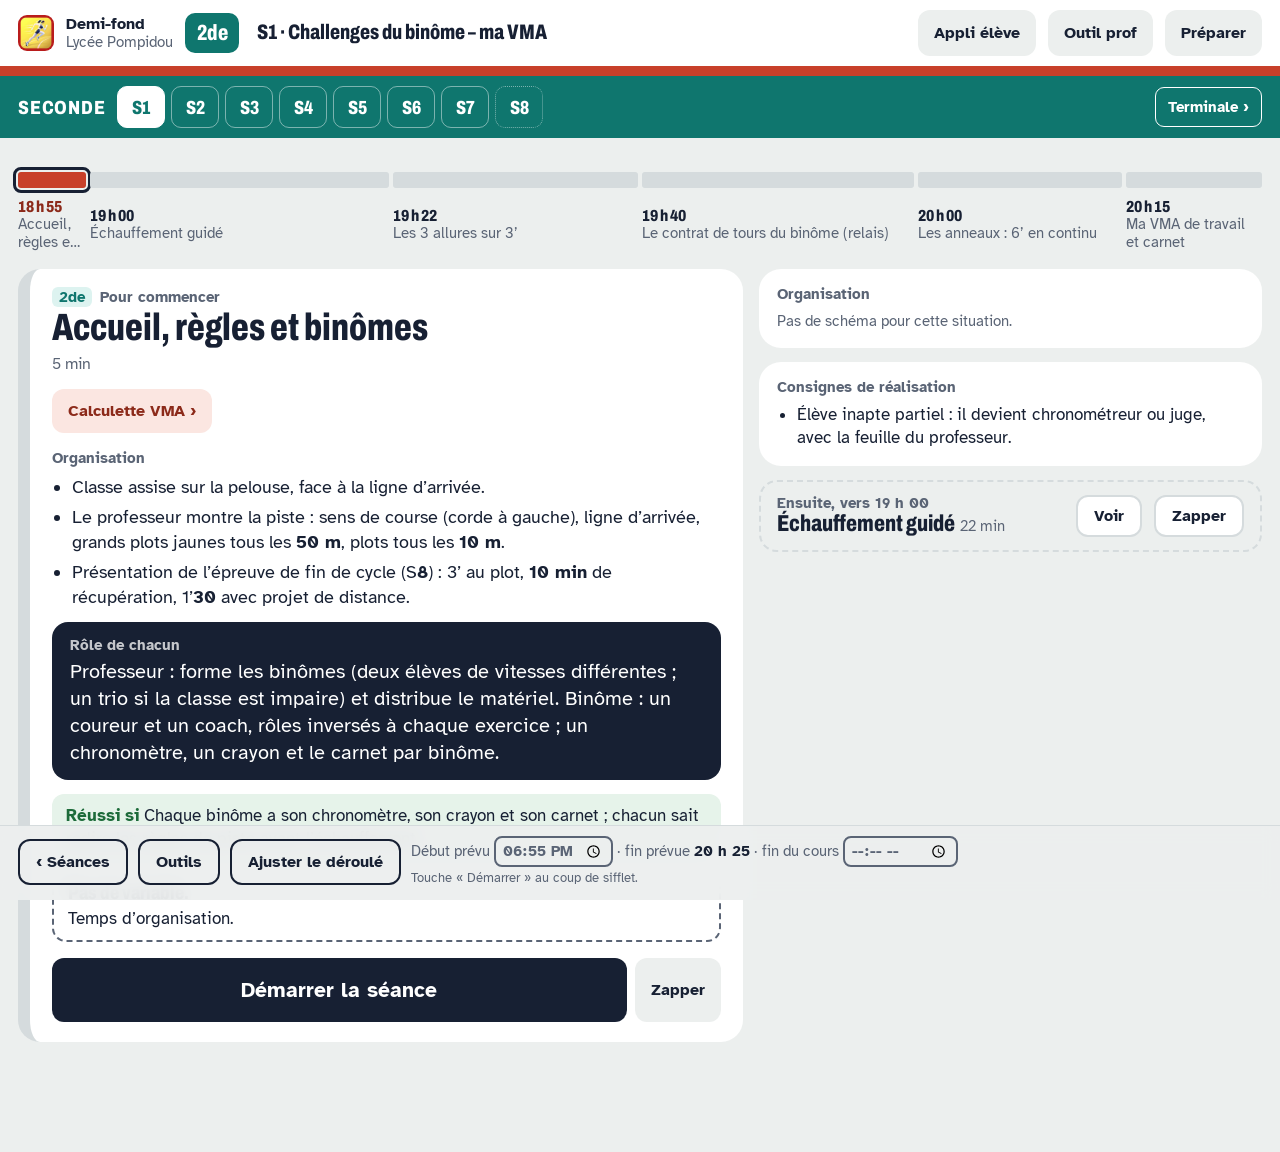
<file: ecran-old.html>
<!doctype html>
<html lang="fr">
<head>
<meta charset="utf-8">
<meta name="viewport" content="width=device-width,initial-scale=1,viewport-fit=cover">
<meta name="theme-color" content="#C8402A">
<meta name="apple-mobile-web-app-capable" content="yes">
<meta name="apple-mobile-web-app-title" content="Demi-fond">
<link rel="apple-touch-icon" href="icon-180.png">
<link rel="icon" href="icon-32.png">
<title>Cycle demi-fond</title>
<!-- Page FABRIQUÉE par mon-eps/atelier/ecran-de-cours/construire.py : ne pas la modifier à la main ici.
     Moteur commun : ecran.js et ecran.css. Propre à l'activité : le <style> et le <script> ci-dessous. -->
<link rel="stylesheet" href="ecran.css">
<style>
/* ===== Propre au cycle demi-fond : couleurs, niveaux, schémas ===== */
:root{--sol:#ECEFEE; --craie:#FFFFFF; --encre:#172033; --repere:#5A6475; --trait:#D5DBDD;
  --ligne:#C8402A; --ligne-fonce:#8C2A1A; --ligne-pale:#FBE6E1;
  --vert:#1D6B3A; --vert-pale:#E6F3EA; --alerte:#B42318; --alerte-pale:#FDE8E6;
  --facile:#2F6FB0; --facile-pale:#EAF2FB; --dur:#B4441C; --dur-pale:#FCEDE6;
  --d:"Archivo","Arial Narrow",Arial,sans-serif; --t:"Atkinson","Segoe UI",Roboto,Arial,sans-serif;
  --sur-encre:#FFFFFF; --fait:#9AA3AE;
  --c-s:#0F766E; --c-s-pale:#DDF3F0; --c-t:#1F4FA8; --c-t-pale:#E3EBF8; --sur-niv:#FFFFFF;}
body.niv-s{--niv:var(--c-s);--niv-pale:var(--c-s-pale)}
body.niv-t{--niv:var(--c-t);--niv-pale:var(--c-t-pale)}
:root[data-theme="dark"]{
  --sol:#11161D; --craie:#1B222C; --encre:#E9EEF3; --repere:#9AA5B3; --trait:#323C49; --sur-encre:#11161D; --fait:#5B6573;
  --ligne:#F2785F; --ligne-fonce:#F8A795; --ligne-pale:#3A1A14;
  --vert:#6FD39F; --vert-pale:#15301F; --alerte:#FF8A80; --alerte-pale:#3A1A18;
  --facile:#7FB0E8; --facile-pale:#162638; --dur:#F29470; --dur-pale:#3A2018;
  --c-s:#5EEAD4; --c-s-pale:#123A36; --c-t:#8FB4F2; --c-t-pale:#1B2A44; --sur-niv:#11161D; color-scheme:dark}
.schema,.legende-o{--bg:#f2f4f7; --surface:#ffffff; --surface-2:#e8edf3; --fg:#14202e; --muted:#566476; --line:#ccd5df;
  --court:#2e7d57; --court-line:#ffffff; --net:#14202e;
  --accent:#1f4fa8; --accent-fg:#ffffff; --ball:#d18a00; --team-b:#c2410c; --team-n:#6b7787;
  --ok:#1f7a4d; --ok-bg:#dff3e8; --warn:#9a5b00; --warn-bg:#fdf0d5; --done:#6b7787; --done-bg:#e6eaef;
  --cy-p:#7a3db8; --cy-p-bg:#f1e8fb; --cy-t:#1f4fa8; --cy-t-bg:#e3ebf8;
  --font-display:"Barlow Condensed","Arial Narrow",Arial,sans-serif;
  --font-body:"Source Sans 3","Segoe UI",Roboto,Arial,sans-serif;
;--bg:#fff;--surface:#fff;--surface-2:#eef1f5;--fg:#111;--muted:#444;--line:#999;--track:#c8553d;--track-line:#ffffff;--grass:#3f8f5c;--plot10:#ffffff;--plot25r:#e5484d;--plot50:#f2c200;--cy-s:#0f7a62;--cy-s-bg:#dcf2ea;--sport:#f59e0b}
.schema{background:#fff;color:#14202e;border-radius:14px;padding:8px;font-family:var(--t)}
.legende-o{margin:8px 4px 0;font-size:max(14px,var(--fs-min,15px));color:var(--repere)}
.legende-o .legend{display:flex;flex-wrap:wrap;gap:4px 14px}
.legende-o i{display:inline-block;vertical-align:middle;margin-right:4px}
.legende-o .dot{width:12px;height:12px;border-radius:50%}
.legende-o .lineb{width:22px;border-top:2px dashed currentColor}
.legende-o .liner{width:22px;border-top:2px solid currentColor}
.schema .legend{display:flex;flex-wrap:wrap;gap:4px 14px;font-size:max(12px,var(--fs-min,15px));color:var(--muted);margin-top:4px}
.schema .legend i{display:inline-block;vertical-align:middle;margin-right:4px}
.schema .dot{width:10px;height:10px;border-radius:50%}
.schema .liner{width:22px;border-top:2px solid var(--fg)}
.schema .c-pa{fill:var(--accent)}
.schema .c-pb{fill:var(--team-b)}
.schema .c-pn{fill:var(--team-n)}
.schema .c-pt{fill:#ffffff;font:700 max(12px,var(--fs-min,15px)) var(--font-body);text-anchor:middle;dominant-baseline:central}
.schema .c-head-r{fill:var(--fg)}
.schema .teq-sch .c-pt{font-size:20px}
.schema .legend{display:none}
.schema .legend{font-size:7.5pt}
.schema .c-head-o{fill:var(--team-b)}
.schema .lineo{width:22px;border-top:2px dashed var(--ball)}
.schema .p-grass{fill:var(--grass)}
.schema .p-track{fill:none;stroke:var(--track)}
.schema .p-lane{fill:none;stroke:var(--track-line);stroke-width:.8;opacity:.55}
.schema .p-lane.e{stroke-width:1.6;opacity:.9}
.schema .p-finish{stroke:#fff;stroke-width:4}
.schema .p-c10{fill:var(--plot10);stroke:#555;stroke-width:.6}
.schema .p-c25{fill:var(--plot50);stroke:#333;stroke-width:.6}
.schema .p-c25b{fill:var(--plot25r)}
.schema .p-c50{fill:var(--plot50);stroke:#333;stroke-width:.7}
.schema .p-cup{fill:#ff8c1a;stroke:#fff;stroke-width:1}
.schema .p-cone{fill:#1f6feb;stroke:#fff;stroke-width:1}
.schema .p-cone.o{fill:#ff8c1a}
.schema .p-cone.r{fill:#e5484d}
.schema .p-cone.g{fill:#7a3db8}
.schema .p-run{fill:none;stroke:var(--fg);stroke-width:2.4}
.schema .p-run.o{stroke:var(--team-b);stroke-dasharray:6 4}
.schema .p-run.b{stroke:#1f6feb}
.schema .p-head-b{fill:#1f6feb}
.schema .p-seg{fill:none;opacity:.55;stroke:#ffd166}
.schema .p-seg.blue{stroke:#5aa9ff}
.schema .p-seg.vio{stroke:#c39bf0}
.schema .p-seg.red{stroke:#ff6b6b}
.schema .p-zone{fill:none;opacity:.9}
.schema .p-zone.z1{stroke:#e5484d}
.schema .p-zone.z2{stroke:#f2c200}
.schema .p-zone.z3{stroke:#8fd16a}
.schema .p-zone.z4{stroke:#16a34a}
.schema .p-zt{fill:#111;font:700 max(10px,var(--fs-min,15px)) var(--font-body)}
.schema .p-lab{fill:var(--fg);font:600 max(11.5px,var(--fs-min,15px)) var(--font-body)}
.schema .p-lab.w{fill:#fff}
.schema .p-lab.big{font:700 max(13px,var(--fs-min,15px)) var(--font-body)}
.schema .p-small{fill:var(--fg);font:600 max(10px,var(--fs-min,15px)) var(--font-body)}
.schema .p-pt{font-size:max(10.5px,var(--fs-min,15px))}
.schema .p-grass,.schema .p-track,.schema .p-zone,.schema .p-seg{-webkit-print-color-adjust:exact;print-color-adjust:exact}
.cy button[data-cy=s].on{background:var(--c-s);color:var(--sur-niv)}
.pc.niv-s .sc.jour{outline-color:var(--c-s)}
.pc.niv-s{--nivp:var(--c-s)}
</style>
<style>/* Lisibilité terrain : textes à 15 px minimum à l'écran ; tailles d'origine à l'impression. */@media print{:root{--fs-min:0px}}</style>
</head>
<body>
<header class="barre">
  <img src="icon-192.png" alt="">
  <div class="app">Demi-fond<small>Lycée Pompidou</small></div>
  <span class="pastille-niv" id="cyPast">2de</span>
  <div class="titre" id="titre"></div>
  <a class="bt clair" href="https://yannickdartois-hue.github.io/demi-fond-eleves/">Appli élève</a>
  <a class="bt clair" href="https://yannickdartois-hue.github.io/demi-fond-prof/">Outil prof</a>
  <a class="bt clair" id="prep" href="cycle-demi-fond-old.html">Préparer</a>
</header>
<div class="trace"></div>
<div class="niveau" id="niveau"></div>
<section class="deroule" id="deroule" aria-label="Déroulé de la séance"></section>
<main class="zone" id="zone"></main>
<footer class="pouce">
  <button class="bt bord" id="btSeances" type="button">‹ Séances</button>
  <button class="bt bord" id="btOutils" type="button">Outils</button>
  <button class="bt bord" id="btAjuster" type="button">Ajuster le déroulé</button>
  <div class="info" id="info"></div>
</footer>
<div id="couche"></div>

<script src="demi-fond-donnees.js"></script>
<script>
'use strict';
/* Écran de cours — demi-fond : ce qui est propre à l'activité.
   Source : mon-eps/atelier/ecran-de-cours/apps/. Le moteur commun est ecran.js. */
const APP={
  old:'cycle-demi-fond-old.html',
  cle:'dq',
  niv:{s:{label:'Seconde',court:'2de',long:'SECONDE',L:SESSIONS},t:{label:'Terminale',court:'Tle',long:'TERMINALE',L:T_SESSIONS}},
  defaut:'s',
  lienOld:(c,id)=>APP.old+'#'+c+'-'+id,
  lireCur:()=>lire('df2-cur2',{})||{},
  marquerJour(c,id){const cur=Object.assign({s:'',t:''},lire('df2-cur2',{}));cur[c]=id;ecrire('df2-cur2',cur);Object.assign(CUR,cur)},
  outils:[{"titre": "Pendant le cours", "items": [["calc", "Ma calculette", "une VMA → toutes les cibles"], ["tables", "Tableaux d’allures", "VMA 8 à 20 · à imprimer"], ["warm", "Échauffement autonome", "fiche · 4 niveaux · grille"], ["piste", "Piste et plots", "1 plot = 1 km/h · départs"]]}, {"titre": "Adapter", "items": [["bank", "Banque de situations", "16 situations · N1–N4"], ["diff", "Travail par niveaux", "groupes G1–G4 · inaptes"], ["roles", "Coach, chrono, juge", "AFL3 · fiche élève"], ["coach", "Repères d’entraîneur", "intensités · récup · sécurité"]]}, {"titre": "Évaluer", "items": [["evalf", "Évaluation", "barème · calcul de la note"], ["check", "Lien avec l’éval", "référentiel Pompidou"]]}],
  urlOutil:id=>APP.old+'#'+J.c+'-'+id,
  racc:[[/^warm$/,'warm','Échauffement autonome'],[/outil « évaluation »|barème|course [123]\b|épreuve blanche/i,'evalf','Barème et note'],[/tableau d’allures|tableaux d’allures/i,'tables','Tableaux d’allures'],[/vma|plot cible|au plot|allure/i,'calc','Calculette VMA']],
  schemaDe:e=>{if(!e||!e.sch||!SCH[e.sch])return '';const sp=SCH[e.sch];return `<div class="schema">${piste(sp)}</div><div class="legende-o">${LEGEND}</div>${sp.cap?`<p class="cap">${sp.cap}</p>`:''}`}
};
</script>
<script src="ecran.js"></script>
</body>
</html>
</file>
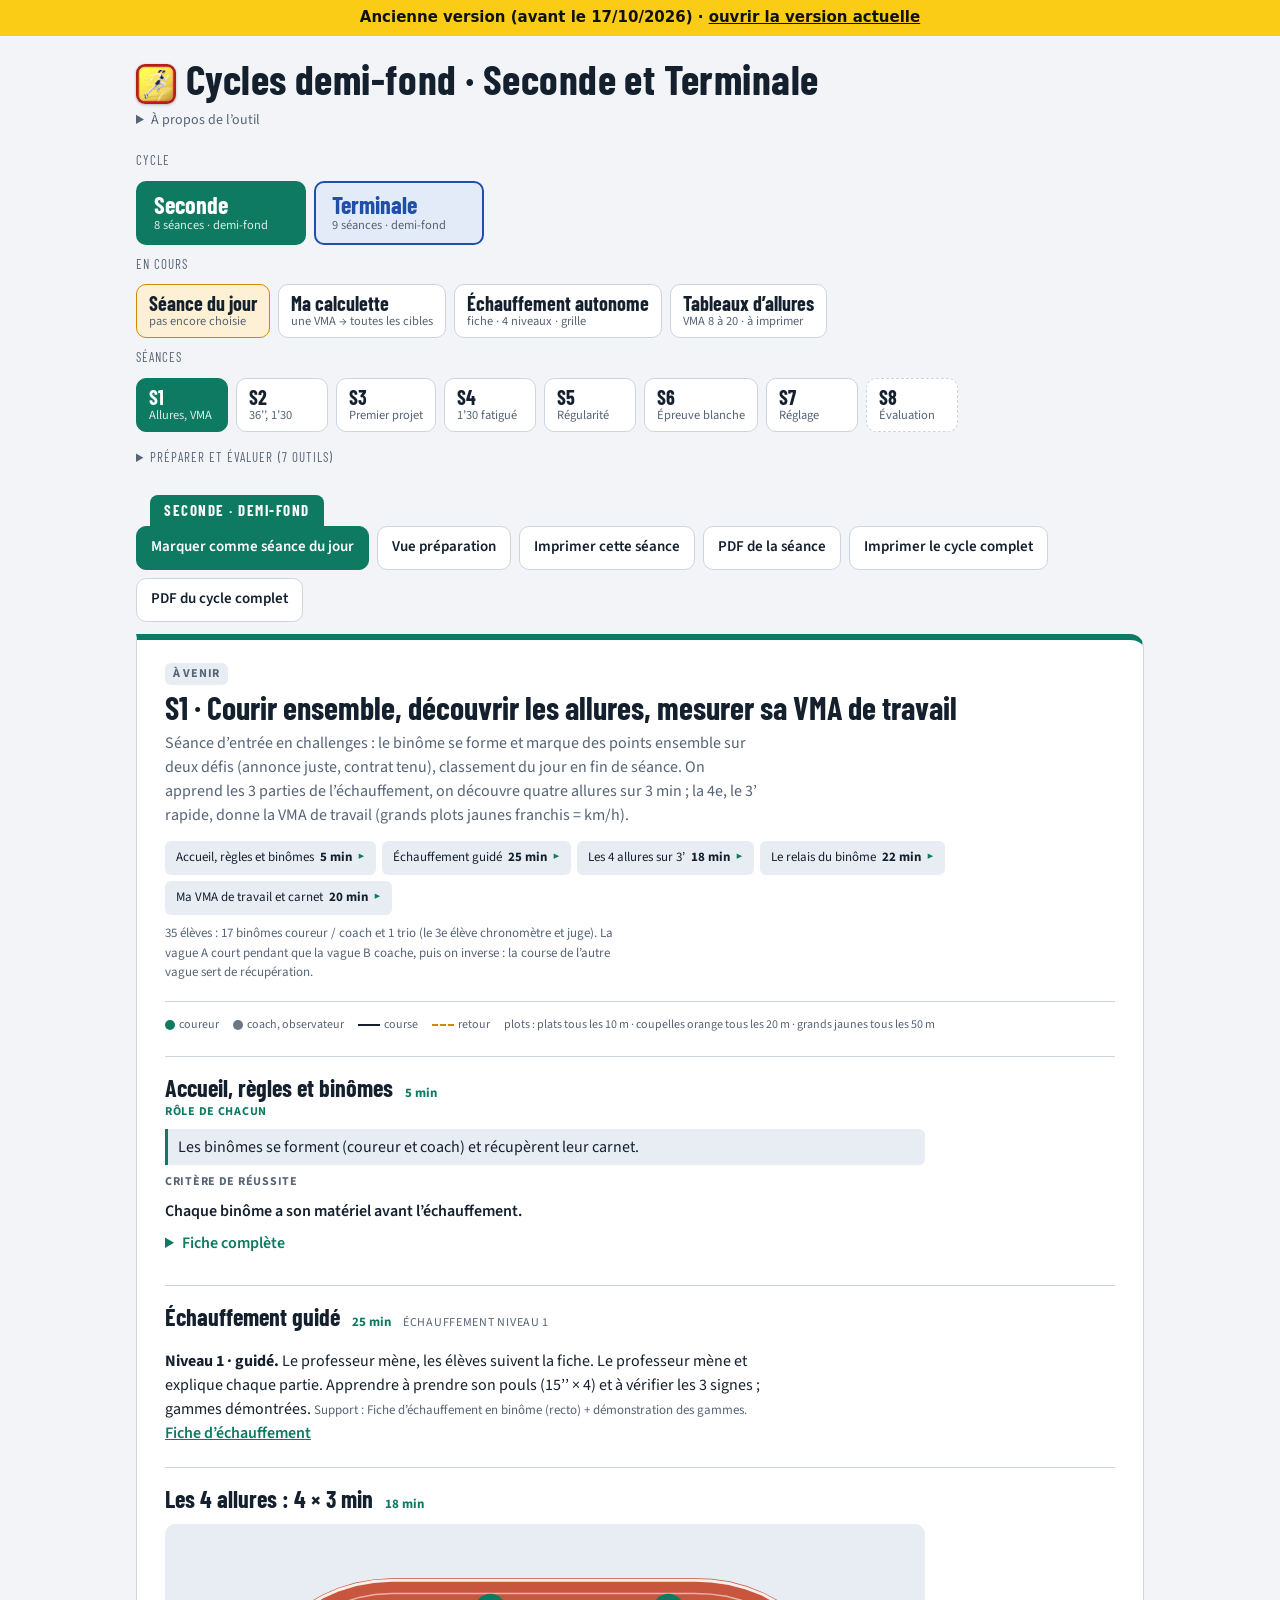
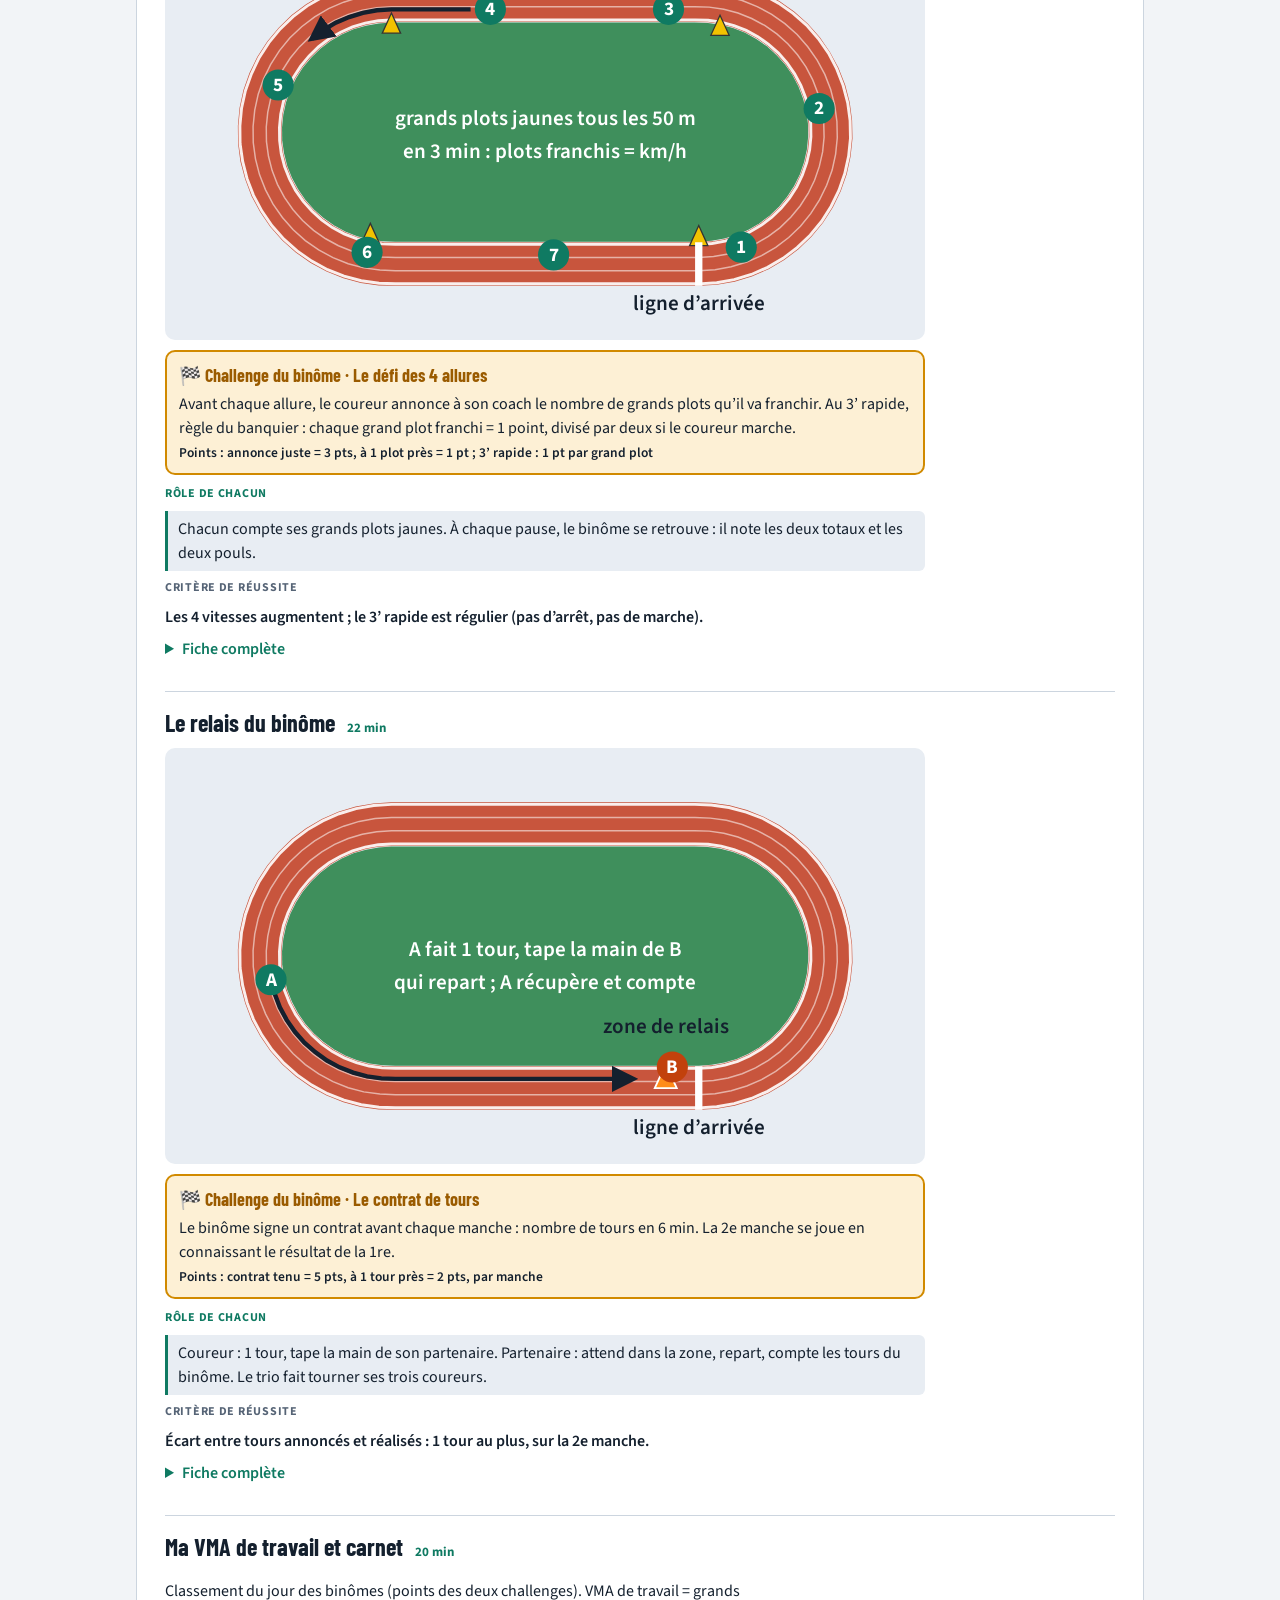
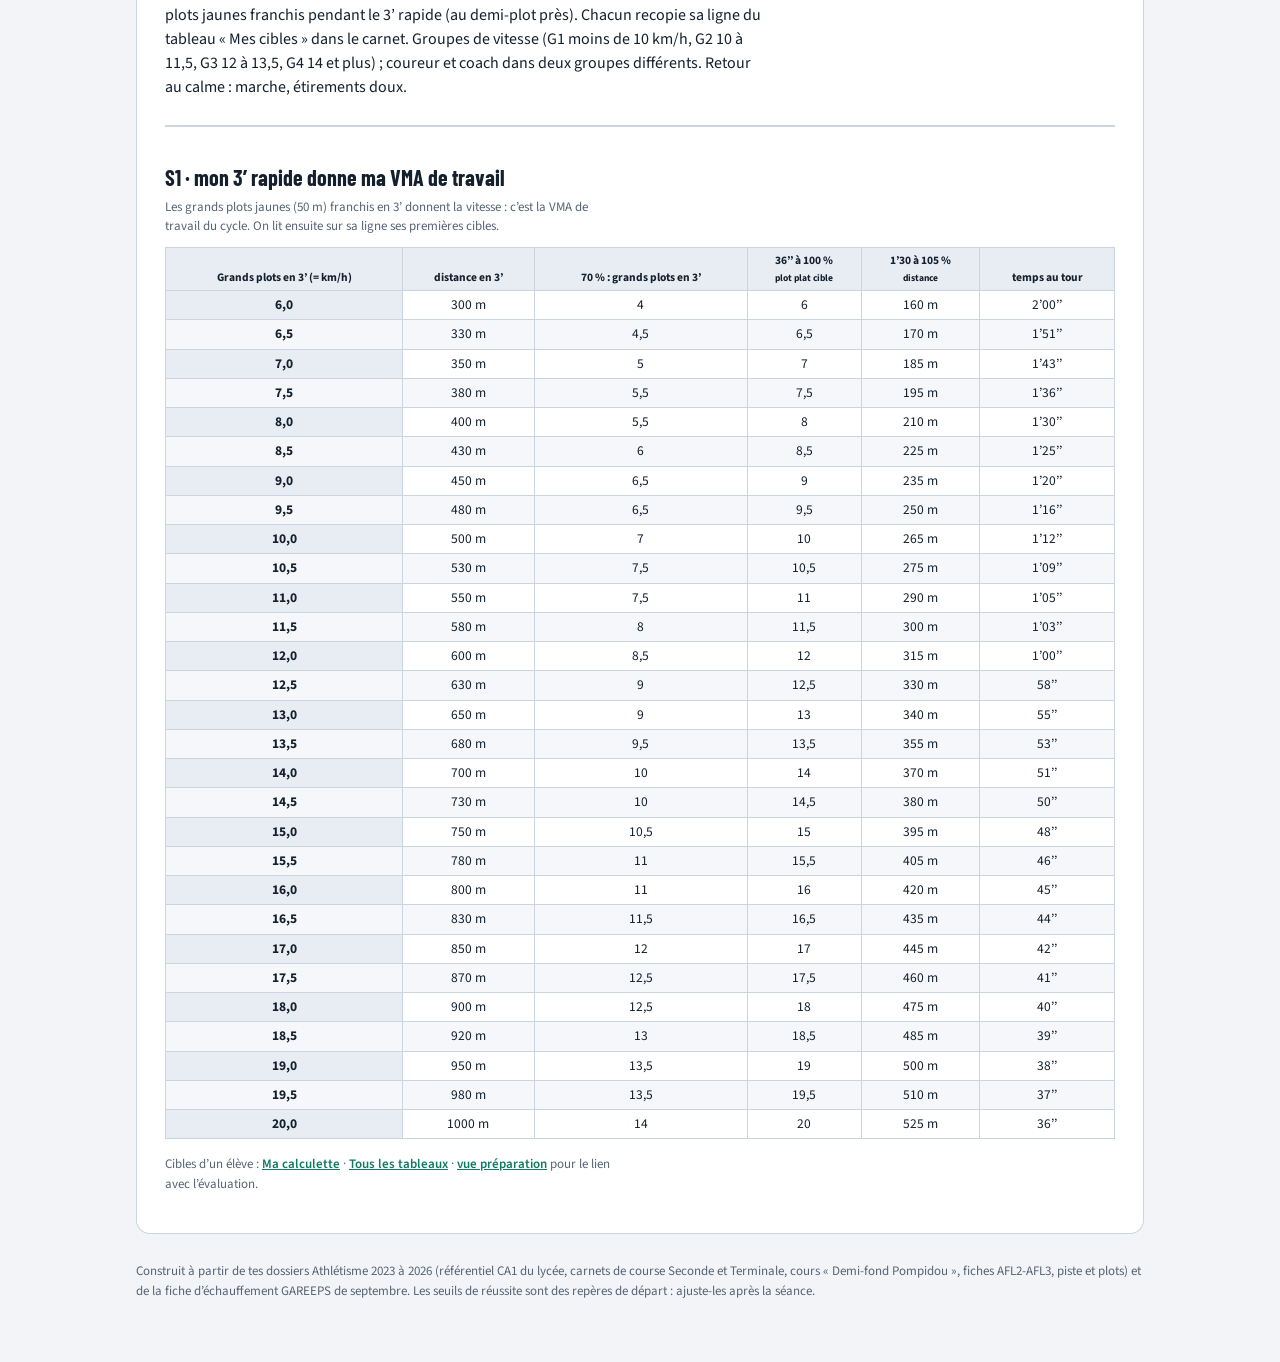
<file: index-old.html>
<!doctype html>
<html lang="fr">
<head>
<meta charset="utf-8">
<link rel="manifest" href="manifest.webmanifest">
<link rel="apple-touch-icon" href="icon-180.png">
<link rel="icon" type="image/png" sizes="32x32" href="icon-32.png">
<link rel="icon" type="image/png" sizes="192x192" href="icon-192.png">
<meta name="apple-mobile-web-app-capable" content="yes">
<meta name="mobile-web-app-capable" content="yes">
<meta name="apple-mobile-web-app-title" content="Demi-fond">
<meta name="theme-color" content="#f59e0b">
<meta name="viewport" content="width=device-width, initial-scale=1, viewport-fit=cover">
<title>Cycles Demi-fond · ancienne version</title>
<link rel="preconnect" href="https://fonts.googleapis.com">
<link rel="preconnect" href="https://fonts.gstatic.com" crossorigin>
<link rel="stylesheet" href="https://fonts.googleapis.com/css2?family=Barlow+Condensed:wght@500;600;700&family=Source+Sans+3:wght@400;600;700&display=swap">
<style>
/* Mise en page : bandeau de boutons (cycles, outils, séances) puis une fiche détaillée à la fois, comme un classeur de gymnase. */
:root{
  --bg:#f2f4f7; --surface:#ffffff; --surface-2:#e8edf3; --fg:#14202e; --muted:#566476; --line:#ccd5df;
  --court:#2e7d57; --court-line:#ffffff; --net:#14202e;
  --accent:#1f4fa8; --accent-fg:#ffffff; --ball:#d18a00; --team-b:#c2410c; --team-n:#6b7787;
  --ok:#1f7a4d; --ok-bg:#dff3e8; --warn:#9a5b00; --warn-bg:#fdf0d5; --done:#6b7787; --done-bg:#e6eaef;
  --cy-p:#7a3db8; --cy-p-bg:#f1e8fb; --cy-t:#1f4fa8; --cy-t-bg:#e3ebf8;
  --font-display:"Barlow Condensed","Arial Narrow",Arial,sans-serif;
  --font-body:"Source Sans 3","Segoe UI",Roboto,Arial,sans-serif;
}
@media (prefers-color-scheme: dark){:root:not([data-theme="light"]){
  --bg:#0f1620; --surface:#17212d; --surface-2:#1f2b3a; --fg:#e6edf5; --muted:#9aa8ba; --line:#2d3b4d;
  --court:#1d5a3e; --court-line:#cfe0f0; --net:#e6edf5;
  --accent:#7aa5f0; --accent-fg:#0f1620; --ball:#f2b544; --team-b:#f08a55; --team-n:#9aa8ba;
  --cy-p:#c39bf0; --cy-p-bg:#2c1f3f; --cy-t:#7aa5f0; --cy-t-bg:#1b2a44; --ok:#6fd39f; --ok-bg:#163327; --warn:#f2c46b; --warn-bg:#3a2d12; --done:#9aa8ba; --done-bg:#223042; color-scheme:dark}}
:root[data-theme="dark"]{
  --bg:#0f1620; --surface:#17212d; --surface-2:#1f2b3a; --fg:#e6edf5; --muted:#9aa8ba; --line:#2d3b4d;
  --court:#1d5a3e; --court-line:#cfe0f0; --net:#e6edf5;
  --accent:#7aa5f0; --accent-fg:#0f1620; --ball:#f2b544; --team-b:#f08a55; --team-n:#9aa8ba;
  --cy-p:#c39bf0; --cy-p-bg:#2c1f3f; --cy-t:#7aa5f0; --cy-t-bg:#1b2a44; --ok:#6fd39f; --ok-bg:#163327; --warn:#f2c46b; --warn-bg:#3a2d12; --done:#9aa8ba; --done-bg:#223042; color-scheme:dark}
*{box-sizing:border-box}
a{color:var(--accent);font-weight:600}
body{background:var(--bg);color:var(--fg);font-family:var(--font-body);font-size:16px;line-height:1.5;margin:0}
.wrap{max-width:1040px;margin:0 auto;padding-inline:16px;padding-block:20px 48px}
header h1{font-family:var(--font-display);font-weight:700;font-size:clamp(28px,5vw,42px);line-height:1.05;margin:0;letter-spacing:.01em;text-wrap:balance}
header p{margin:.4rem 0 0;color:var(--muted);max-width:70ch}
.meta{display:flex;flex-wrap:wrap;gap:8px;margin-top:12px}
.tag{font-size:13px;font-weight:600;padding:3px 10px;border-radius:999px;background:var(--surface-2);color:var(--fg)}
nav{margin-top:20px;display:grid;gap:10px}
.navrow{display:flex;flex-wrap:wrap;gap:8px}
.navlabel{font-family:var(--font-display);font-size:13px;letter-spacing:.08em;text-transform:uppercase;color:var(--muted)}
button.tab{font:inherit;cursor:pointer;border:1.5px solid var(--line);background:var(--surface);color:var(--fg);border-radius:10px;padding:8px 12px;display:flex;flex-direction:column;align-items:flex-start;gap:1px;min-width:92px;text-align:left}
button.tab b{font-family:var(--font-display);font-size:20px;font-weight:700;line-height:1}
button.tab span{font-size:12.5px;color:var(--muted);line-height:1.2}
button.tab.done{background:var(--done-bg)}
button.tab.today{border-color:var(--ball)}
button.tab.today span{color:var(--warn)}
button.tab.eval{border-style:dashed}
button.tab.cycle{min-width:170px;padding:10px 16px;border-width:2px}
button.tab.cycle.cp{border-color:var(--cy-p);background:var(--cy-p-bg)} button.tab.cycle.cp b{color:var(--cy-p)}
button.tab.cycle.ct{border-color:var(--cy-t);background:var(--cy-t-bg)} button.tab.cycle.ct b{color:var(--cy-t)}
button.tab.cycle.cp[aria-selected="true"]{background:var(--cy-p);border-color:var(--cy-p)} button.tab.cycle.ct[aria-selected="true"]{background:var(--cy-t);border-color:var(--cy-t)}
button.tab.cycle[aria-selected="true"] b{color:var(--accent-fg)}
:root[data-cycle="p"]{--accent:var(--cy-p)} :root[data-cycle="t"]{--accent:var(--cy-t)}
.cyband{display:inline-block;font-family:var(--font-display);font-weight:700;font-size:15px;letter-spacing:.1em;text-transform:uppercase;color:var(--accent-fg);background:var(--accent);padding:4px 14px;border-radius:8px 8px 0 0;margin-left:14px}
main .panel{border-top:6px solid var(--accent);border-top-left-radius:0}
button.tab.cycle b{font-size:24px}
button.tab[aria-selected="true"]{background:var(--accent);border-color:var(--accent);color:var(--accent-fg)}
button.tab[aria-selected="true"] span{color:var(--accent-fg);opacity:.85}
button.tab:focus-visible{outline:3px solid var(--ball);outline-offset:2px}
main{margin-top:22px}
.panel{background:var(--surface);border:1px solid var(--line);border-radius:14px;padding:20px clamp(14px,3vw,28px) 26px}
.panel h2{font-family:var(--font-display);font-size:32px;line-height:1.05;margin:0;text-wrap:balance}
.lead{color:var(--muted);margin:.4rem 0 0;max-width:72ch}
.status{display:inline-block;font-size:12px;font-weight:700;text-transform:uppercase;letter-spacing:.06em;padding:2px 8px;border-radius:6px;margin-bottom:6px}
.st-done{background:var(--done-bg);color:var(--done)} .st-today{background:var(--warn-bg);color:var(--warn)} .st-next{background:var(--surface-2);color:var(--muted)} .st-eval{background:var(--ok-bg);color:var(--ok)}
.evalbox{margin-top:14px;padding:12px 14px;border-radius:10px;background:var(--ok-bg);color:var(--fg)}
.evalbox h4{margin:0 0 4px;font-size:13px;text-transform:uppercase;letter-spacing:.06em;color:var(--ok)}
.evalbox ul{margin:0;padding-left:18px}
.timeline{display:flex;flex-wrap:wrap;gap:6px;margin-top:14px}
.timeline span{font-size:13px;padding:4px 10px;border-radius:6px;background:var(--surface-2)}
.timeline span b{font-variant-numeric:tabular-nums}
.ex{margin-top:22px;border-top:1px solid var(--line);padding-top:18px}
.ex-head{display:flex;flex-wrap:wrap;align-items:baseline;gap:4px 12px}
.ex h3{font-family:var(--font-display);font-size:24px;margin:0;line-height:1.1}
.dur{font-size:13px;font-weight:700;color:var(--accent);font-variant-numeric:tabular-nums}
.kind{font-size:12px;color:var(--muted);text-transform:uppercase;letter-spacing:.06em}
.ex-body{display:grid;grid-template-columns:minmax(0,1fr) minmax(0,1fr);gap:16px 24px;margin-top:10px}
.ex-body.noschema{grid-template-columns:minmax(0,1fr)}
@media (max-width:760px){.ex-body{grid-template-columns:minmax(0,1fr)}}
.ex-body>figure{grid-column:2;grid-row:1} .ex-body>dl{grid-column:1;grid-row:1}
@media (max-width:760px){.ex-body>figure{grid-column:1;grid-row:2}}
dl.card{margin:0;display:grid;gap:8px}
dl.card dt{font-size:12px;font-weight:700;text-transform:uppercase;letter-spacing:.06em;color:var(--muted)}
dl.card dd{margin:0}
dl.card dt.four{color:var(--accent)} dl.card dd.four{padding:6px 10px;border-left:3px solid var(--accent);background:var(--surface-2);border-radius:0 6px 6px 0}
dl.card ul{margin:2px 0 0;padding-left:18px}
dl.card li{margin:2px 0}
.var{display:grid;grid-template-columns:auto minmax(0,1fr);gap:4px 8px}
.var .m,.var .p{font-weight:700;font-family:var(--font-display);font-size:16px;width:20px;text-align:center;border-radius:4px}
.var .m{background:var(--surface-2)} .var .p{background:var(--surface-2)}
figure{margin:0}
.schema{background:var(--surface-2);border-radius:10px;padding:8px;overflow-x:auto}
.schema svg{display:block;width:100%;height:auto;min-width:300px}
figcaption{font-size:13px;color:var(--muted);margin-top:6px}
.legend{display:flex;flex-wrap:wrap;gap:4px 14px;font-size:12px;color:var(--muted);margin-top:4px}
.legend i{display:inline-block;vertical-align:middle;margin-right:4px}
.dot{width:10px;height:10px;border-radius:50%}
.lineb{width:22px;border-top:2px dashed var(--ball)}
.liner{width:22px;border-top:2px solid var(--fg)}
table{border-collapse:collapse;width:100%;font-size:14.5px}
.tablewrap{overflow-x:auto;margin-top:12px}
th,td{text-align:left;vertical-align:top;padding:8px 10px;border-bottom:1px solid var(--line)}
th{font-size:12px;text-transform:uppercase;letter-spacing:.05em;color:var(--muted);font-weight:700}
td.num{font-variant-numeric:tabular-nums;white-space:nowrap}
.chip{display:inline-block;font-size:12px;font-weight:700;padding:2px 8px;border-radius:6px;white-space:nowrap}
.chip.ok{background:var(--ok-bg);color:var(--ok)} .chip.warn{background:var(--warn-bg);color:var(--warn)}
.note{margin-top:14px;padding:12px 14px;border-left:4px solid var(--ball);background:var(--warn-bg);border-radius:0 10px 10px 0}
.note b{color:var(--warn)}
.panel h3.sec{font-family:var(--font-display);font-size:22px;margin:24px 0 0}
.panel p{max-width:75ch}
.foot{margin-top:28px;font-size:13px;color:var(--muted)}
@media (prefers-reduced-motion:no-preference){.panel{animation:in .18s ease-out}@keyframes in{from{transform:translateY(4px)}to{transform:none}}}
/* schéma */
.c-floor{fill:var(--court)} .c-line{stroke:var(--court-line);stroke-width:2;fill:none}
.c-att{stroke:var(--court-line);stroke-width:1.5;stroke-dasharray:6 5;fill:none}
.c-net{stroke:var(--net);stroke-width:4}
.c-zone{fill:var(--accent);fill-opacity:.12;stroke:var(--accent);stroke-opacity:.5;stroke-dasharray:4 4}
.c-zonet{fill:var(--accent);font:600 11px var(--font-body)}
.c-target{fill:var(--ball);fill-opacity:.25;stroke:var(--ball);stroke-width:1.5}
.c-cone{fill:var(--ball)}
.c-pa{fill:var(--accent)} .c-pb{fill:var(--team-b)} .c-pn{fill:var(--team-n)}
.c-pt{fill:#ffffff;font:700 12px var(--font-body);text-anchor:middle;dominant-baseline:central}
.c-ball{stroke:var(--ball);stroke-width:2;stroke-dasharray:6 4;fill:none}
.c-run{stroke:var(--fg);stroke-width:2;fill:none}
.c-head-b{fill:var(--ball)} .c-head-r{fill:var(--fg)}
.c-label{fill:var(--fg);font:600 12px var(--font-body)}
.c-say{fill:var(--fg);font:italic 600 12px var(--font-body)}
.c-shadow{fill:var(--fg);fill-opacity:.08}
.tgform{display:flex;flex-wrap:wrap;gap:12px 16px;margin:16px 0 6px;padding:14px;background:var(--surface-2);border-radius:10px}
.tgform label{display:flex;flex-direction:column;gap:4px;font-size:13px;font-weight:600;color:var(--muted)}
.tgform input[type=number]{font:inherit;font-size:20px;font-weight:700;width:96px;padding:8px 10px;border:1.5px solid var(--line);border-radius:8px;background:var(--surface);color:var(--fg)}
.tgform label.chk{flex-direction:row;align-items:center;gap:8px;align-self:flex-end;padding-bottom:10px;color:var(--fg)}
.tgform input[type=checkbox]{width:22px;height:22px;accent-color:var(--accent)}
.kpis{display:grid;grid-template-columns:repeat(auto-fit,minmax(120px,1fr));gap:10px;margin:14px 0}
.kpis div{border:1.5px solid var(--line);border-radius:10px;padding:10px 12px;display:flex;flex-direction:column}
.kpis b{font-family:var(--font-display);font-size:28px;color:var(--accent);line-height:1.1}
.kpis span{font-size:13px;color:var(--muted)}
table.tg td{vertical-align:top} table.tg small{color:var(--muted)} table.tg tr.over td{opacity:.4}
.tb{font:inherit;font-size:15px;font-weight:600;cursor:pointer;border:1.5px solid var(--line);background:var(--surface);color:var(--fg);border-radius:10px;padding:9px 14px;min-height:44px;display:inline-flex;align-items:center;gap:6px}
.tb:disabled{opacity:.4;cursor:default} .tb.pri{background:var(--accent);border-color:var(--accent);color:var(--accent-fg)} .tb.big{font-size:18px;padding:12px 20px}
.tb.mini{min-height:32px;padding:4px 10px;font-size:13px} .tb.danger{background:var(--team-b);border-color:var(--team-b);color:#fff}
.tzgo{margin:14px 0 4px}
.tgform label.wide{flex:1 1 180px;min-width:0} .tgform label.full{flex:1 1 100%}
.tgform input[type=text],.tgform textarea{font:inherit;font-size:17px;padding:8px 10px;border:1.5px solid var(--line);border-radius:8px;background:var(--surface);color:var(--fg);width:100%;box-sizing:border-box}
.tgform textarea{resize:vertical;line-height:1.4}
.muted{color:var(--muted)} .small{font-size:13px}
.tzitem{display:flex;flex-wrap:wrap;justify-content:space-between;gap:10px;align-items:center;padding:12px 0;border-top:1px solid var(--line)}
.tzbtns{display:flex;flex-wrap:wrap;gap:8px;align-items:center} .tzbtns.center{justify-content:center} .tzbtns.nav{justify-content:space-between;margin:16px 0}
.tzok{color:var(--ok);font-weight:600} .tzwarn{color:var(--warn);font-weight:600}
.tzbar{display:flex;flex-wrap:wrap;gap:12px;align-items:center;margin:8px 0 14px}
.tzround{display:flex;flex-wrap:wrap;justify-content:space-between;align-items:baseline;gap:8px;font-family:var(--font-display);font-size:24px}
.timer{margin:10px 0 16px;padding:14px;border-radius:14px;background:var(--surface-2);text-align:center;border:2px solid transparent}
.tm{font-family:var(--font-display);font-weight:700;font-size:clamp(64px,18vw,128px);line-height:1;font-variant-numeric:tabular-nums;margin:4px 0 12px}
.tm-lab{font-size:14px;font-weight:600;color:var(--muted);text-transform:uppercase;letter-spacing:.06em}
.timer.last{border-color:var(--ball)} .timer.last .tm{color:var(--ball)}
.timer.over{border-color:var(--team-b)} .timer.over .tm{color:var(--team-b)} .timer.chg .tm{color:var(--muted)}
.courts{display:grid;grid-template-columns:repeat(auto-fit,minmax(260px,1fr));gap:12px}
.court-card{border:1.5px solid var(--line);border-radius:12px;padding:10px 12px}
.cc-h{font-family:var(--font-display);font-size:18px;font-weight:700;margin-bottom:6px}
.cc-row{display:grid;grid-template-columns:1fr 48px 56px 48px;align-items:center;gap:6px;padding:4px 0}
.cc-n{font-weight:600;font-size:17px;overflow-wrap:anywhere} .cc-row.lead .cc-n{color:var(--accent)}
.cc-s{font-family:var(--font-display);font-size:36px;font-weight:700;text-align:center;font-variant-numeric:tabular-nums}
.sb{font:inherit;font-size:26px;font-weight:700;width:48px;height:48px;border-radius:10px;border:1.5px solid var(--line);background:var(--surface);color:var(--fg);cursor:pointer;touch-action:manipulation}
.sb.plus{background:var(--accent);border-color:var(--accent);color:var(--accent-fg)}
table.rank td,table.rank th{text-align:center} table.rank td:nth-child(2),table.rank th:nth-child(2){text-align:left}
.tzbox{margin:14px 0;padding:12px 14px;border-radius:10px;border:1.5px solid var(--ball);background:var(--warn-bg)} .tzbox summary{cursor:pointer;min-height:32px} .tzbox.done{border-color:var(--ok);background:var(--ok-bg)}
.mlist{display:flex;flex-direction:column;gap:6px} .mrow{display:flex;flex-wrap:wrap;gap:6px;align-items:center;padding:4px;border-radius:8px} .mrow.now{background:var(--surface-2)}
.mchip{font-size:13.5px;padding:4px 10px;border-radius:999px;border:1px solid var(--line)} .mchip.ok{background:var(--ok-bg)} .mchip.todo i{color:var(--warn)}
.teq-top{display:flex;flex-wrap:wrap;justify-content:space-between;gap:12px;align-items:flex-start}
.teq-btns{display:flex;flex-wrap:wrap;gap:8px} a.tb{text-decoration:none}
.teq-id{display:flex;flex-wrap:wrap;gap:6px 14px;margin:14px 0 10px;font-weight:600} .teq-id span{display:inline-block;min-width:150px;border-bottom:1.5px solid var(--fg);height:1.1em} .teq-id span.s{min-width:70px}
.teq-tl{display:flex;gap:4px;margin:6px 0 16px} .teq-tl div{background:var(--surface-2);border-radius:6px;padding:6px 8px;font-size:13px;line-height:1.2;min-width:0} .teq-tl b{display:block;font-family:var(--font-display);font-size:17px} .teq-tl .hi{background:var(--accent);color:var(--accent-fg)}
.teq-grid{display:grid;grid-template-columns:repeat(auto-fit,minmax(280px,1fr));gap:12px}
.teq-grid section{border:1.5px solid var(--line);border-radius:12px;padding:10px 14px} .teq-grid section.hi{border-color:var(--accent);border-width:2px}
.teq-grid h3,.teq-axis h3{margin:0 0 6px;font-family:var(--font-display);font-size:19px;display:flex;align-items:center;gap:8px;flex-wrap:wrap}
.teq-grid ul,.teq-grid ol{margin:.3rem 0;padding-left:1.2rem} .teq-grid p{margin:.3rem 0}
.teq-step{display:inline-grid;place-items:center;width:26px;height:26px;border-radius:50%;background:var(--accent);color:var(--accent-fg);font-size:15px;flex:none}
.teq-rule{display:grid;grid-template-columns:repeat(3,1fr);gap:6px;margin-top:8px;text-align:center;font-size:14px} .teq-rule div{border-radius:8px;padding:6px;background:var(--surface-2)} .teq-rule div:first-child{background:var(--ok-bg)} .teq-rule div:last-child{background:var(--warn-bg)}
.teq-axes{margin:16px 0 8px} .teq-axes h3{margin:0 0 6px;font-family:var(--font-display);font-size:19px}
.teq-axrow{display:grid;grid-template-columns:repeat(auto-fit,minmax(180px,1fr));gap:8px} .teq-axrow div{border-left:4px solid var(--accent);padding:4px 10px;background:var(--surface-2);border-radius:0 8px 8px 0} .teq-axrow span{display:block;font-size:13.5px;color:var(--muted)}
.teq-org{margin:10px 0;font-size:14.5px}
table.teq-log td{height:34px} table.teq-log th{font-size:12px}
.teq-reph{margin-top:28px;padding-top:16px;border-top:2px solid var(--line)}
.teq-axis{margin-top:18px} .teq-axis small{font-family:var(--font-body,inherit);font-size:13.5px;font-weight:400;color:var(--muted)}
.teq-exs{display:grid;grid-template-columns:repeat(auto-fit,minmax(250px,1fr));gap:10px}
.teq-ex{border:1.5px solid var(--line);border-radius:12px;padding:10px 12px;font-size:14.5px;break-inside:avoid} .teq-ex p{margin:.3rem 0}
.teq-exh{display:flex;align-items:baseline;gap:8px} .teq-exh h4{margin:0;font-size:16.5px} .teq-num{font-family:var(--font-display);font-weight:700;color:var(--accent)}
.teq-sch{margin:6px 0} .teq-sch svg{width:100%;height:auto} .teq-sch .c-label,.teq-sch .c-say{font-size:23px;font-weight:700} .teq-sch .c-pt{font-size:20px}
.teq-var{display:grid;grid-template-columns:1fr 1fr;gap:6px;margin:6px 0} .teq-var div{border-radius:8px;padding:6px 8px;font-size:13.5px} .teq-var b{display:block} .teq-var .m{background:var(--warn-bg)} .teq-var .p{background:var(--ok-bg)}
.teq-coach{font-size:13.5px;color:var(--muted)}
@media print{
 @page{size:A4;margin:10mm}
 :root{--bg:#fff;--surface:#fff;--surface-2:#eef1f5;--fg:#111;--muted:#444;--line:#999}
 body{background:#fff!important;font-size:10.5pt}
 header,nav,.cyband,.noprint,footer,.foot{display:none!important}
 main .panel{border:0!important;padding:0!important;box-shadow:none!important}
 .tb{display:none!important}
 .teq-grid{grid-template-columns:1fr 1fr;gap:6px} .teq-grid section{padding:6px 9px} .teq-grid h3,.teq-axis h3{font-size:14pt}
 .teq-exs{grid-template-columns:repeat(3,1fr);gap:6px} .teq-ex{font-size:8.6pt;padding:6px 7px} .teq-exh h4{font-size:10.5pt} .teq-var div,.teq-coach{font-size:8.2pt}
 .teq-rep{break-before:page} .teq-reph{border:0;margin-top:0;padding-top:0;font-size:16pt} .teq-axis{margin-top:8px;break-inside:avoid}
 .teq-tl div,.teq-step,.teq-rule div,.teq-var div,.teq-axrow div{-webkit-print-color-adjust:exact;print-color-adjust:exact}
 table.teq-log td{height:40px} .teq-leg{margin:2px 0 4px}
}
.teq-lvl{margin-left:auto;color:var(--accent);letter-spacing:1px;font-size:13px}
.teq-axrow span.who{color:var(--fg);font-weight:600;margin-top:2px}
.teq-am{border-radius:8px;padding:6px 8px;font-size:13.5px;background:var(--warn-bg);margin:6px 0;-webkit-print-color-adjust:exact;print-color-adjust:exact}
@media print{.teq-am{font-size:8.2pt}}
.printbar{display:flex;flex-wrap:wrap;gap:8px;margin:0 0 12px}
.print-cover{margin-bottom:16px}
@media print{
 .print-page{break-before:page}
 .print-cover{break-after:auto}
 main .panel{font-size:9.5pt} main h2{font-size:17pt} .ex h3{font-size:13pt}
 .ex{margin-top:12px;padding-top:10px} .ex-head,dt,h3{break-after:avoid} figure,.schema,dd,li,.evalbox,.note{break-inside:avoid} main p,main .lead{max-width:none}
 .ex-body{display:block} .ex-body figure{float:right;width:43%;margin:0 0 6px 12px} .ex-body::after{content:'';display:block;clear:both} .legend{display:none}
 .schema{padding:4px;-webkit-print-color-adjust:exact;print-color-adjust:exact}
 .legend{font-size:7.5pt}
 .evalbox,.note,.timeline span,.status,dd.four{-webkit-print-color-adjust:exact;print-color-adjust:exact}
 .tablewrap{overflow:visible}
 a{color:inherit;text-decoration:none}
}
/* ---- spécifique badminton ---- */
.c-mid{stroke:var(--court-line);stroke-width:1.3;stroke-dasharray:5 4;fill:none;opacity:.8}
.c-edge{fill:var(--fg);opacity:.12}
.c-netpost{fill:var(--net)}
.c-zone{fill:#ffffff;fill-opacity:.16;stroke:#ffd166;stroke-width:1.6;stroke-dasharray:5 3}
.c-zone.no{fill:#e5484d;fill-opacity:.28;stroke:#e5484d}
.c-zonet{fill:#ffe9a8;font:700 11px var(--font-body)}
.c-labt{fill:#ffffff;font:600 12px var(--font-body)}
.c-bounce{fill:var(--ball);stroke:#fff;stroke-width:1.2}
.c-basket{fill:var(--surface);stroke:var(--fg);stroke-width:1.6}
.c-sheet{fill:var(--surface);stroke:var(--muted);stroke-width:1.2}
.c-tbl{fill:var(--court)} .c-tbll{stroke:var(--court-line);stroke-width:1.5;fill:none}
.c-move{stroke:var(--ok);stroke-width:2.2;fill:none} .c-head-g{fill:var(--ok)}
.c-down{stroke:var(--team-b);stroke-width:2.2;fill:none} .c-head-o{fill:var(--team-b)}
.c-tnum{fill:var(--fg);font:700 13px var(--font-display)}
.lineo{width:22px;border-top:2px dashed var(--ball)}
/* banque */
.bank-cat{margin-top:22px;border-top:1px solid var(--line);padding-top:14px}
.bank-cat h3{font-family:var(--font-display);font-size:24px;margin:0}
.bank-grid{display:grid;grid-template-columns:repeat(auto-fit,minmax(260px,1fr));gap:10px;margin-top:10px}
.bank-ex{border:1.5px solid var(--line);border-radius:12px;padding:10px 12px;font-size:14.5px;break-inside:avoid}
.bank-ex h4{margin:0;font-size:16.5px;display:flex;gap:8px;align-items:baseline;flex-wrap:wrap}
.bank-ex p{margin:.35rem 0}
.lvl{display:inline-block;font-size:12px;font-weight:700;padding:1px 7px;border-radius:6px;background:var(--accent);color:var(--accent-fg);-webkit-print-color-adjust:exact;print-color-adjust:exact}
.repl{font-size:13px;color:var(--muted)}
.bank-sch{margin:6px 0}
.bank-sch svg{width:100%;height:auto;display:block}
/* tournoi montante-descendante */
.mdtables{display:grid;grid-template-columns:repeat(auto-fit,minmax(280px,1fr));gap:12px}
.mdt{border:1.5px solid var(--line);border-radius:12px;padding:10px 12px}
.mdt.warn{border-color:var(--ball)}
.mdt-h{display:flex;justify-content:space-between;align-items:baseline;gap:8px;font-family:var(--font-display);font-size:19px;font-weight:700;margin-bottom:4px}
.mdt-h small{font-family:var(--font-body);font-size:12.5px;font-weight:600;color:var(--muted)}
.mdm{border-top:1px dashed var(--line);padding:6px 0 4px}
.mdm:first-of-type{border-top:0}
.mdm-ref{font-size:12.5px;color:var(--muted);margin-bottom:2px}
.mdm .cc-row{grid-template-columns:1fr 44px 50px 44px;padding:2px 0}
.mdm .cc-s{font-size:30px}
.mdm .sb{width:44px;height:44px;font-size:24px}
.mdm.now{background:var(--surface-2);border-radius:8px;padding-inline:6px}
.mdres{font-size:13px;margin-top:6px;color:var(--muted)}
.mdres b{color:var(--fg)}
.mvup{color:var(--ok);font-weight:700} .mvdn{color:var(--team-b);font-weight:700}
.relais{font-size:12.5px;color:var(--muted);margin:2px 0 4px}
.tgform select{max-width:100%;font:inherit;font-size:17px;padding:8px 10px;border:1.5px solid var(--line);border-radius:8px;background:var(--surface);color:var(--fg)}
@media print{.bank-grid{grid-template-columns:1fr 1fr;gap:6px}.bank-ex{font-size:8.8pt;padding:6px 8px}.bank-ex h4{font-size:10.5pt}.bank-cat{break-inside:auto;margin-top:10px;padding-top:6px}.bank-cat h3{font-size:14pt;break-after:avoid}}
@media print{ main dd{break-inside:auto} main dd li{break-inside:avoid} .ex{break-inside:auto} }
@media print{
 .ex-body figure{float:none!important;width:100%!important;margin:0 0 6px!important;display:flex;gap:12px;align-items:flex-start;break-inside:avoid}
 .ex-body figure .schema{flex:0 0 50%} .ex-body figure figcaption{flex:1;margin-top:0;font-size:8.5pt}
}
.evalfig{max-width:560px} @media print{.evalfig{max-width:55%}}
.seg{display:flex;flex-wrap:wrap;gap:8px;margin:16px 0 4px}
select.roster{display:block;margin:4px 0 6px;font:inherit;font-size:15px;padding:6px 8px;border:1.5px solid var(--line);border-radius:8px;background:var(--surface);color:var(--fg)}
.atp-form select{min-width:0;width:100%}
.atp-prev{margin:8px 0;padding:8px 10px;border-radius:8px;background:var(--surface-2)}
table.atp-big{font-size:clamp(18px,2.6vw,30px)} table.atp-big td,table.atp-big th{padding:10px 14px}
.evgrid{margin-top:12px}
table.evtab{font-size:13.5px} table.evtab td:first-child{width:19%} table.evtab td{width:20%}
table.evtab tr.evsec td{background:var(--accent);color:var(--accent-fg);-webkit-print-color-adjust:exact;print-color-adjust:exact}
table.evtab tr.evpts td{background:var(--surface-2);font-weight:700;font-variant-numeric:tabular-nums;-webkit-print-color-adjust:exact;print-color-adjust:exact}
.evrules{font-size:14px;margin-top:8px} .evrules p{margin:.35rem 0;max-width:none}
table.evfill td{height:30px}
.evbin{margin-top:18px;border-top:2px solid var(--line);padding-top:12px}
.evb-h{display:flex;flex-wrap:wrap;align-items:center;gap:8px 14px;margin-bottom:8px}
.evb-h>b{font-family:var(--font-display);font-size:22px}
.evptsin{display:flex;align-items:center;gap:6px;font-size:14px;font-weight:600}
.evptsin input{font:inherit;font-size:18px;font-weight:700;width:80px;padding:6px 8px;border:1.5px solid var(--line);border-radius:8px;background:var(--surface);color:var(--fg)}
.evcards{display:grid;grid-template-columns:repeat(auto-fit,minmax(300px,1fr));gap:10px}
.evc{border:1.5px solid var(--line);border-radius:12px;padding:10px 12px}
.evc-h{display:flex;justify-content:space-between;align-items:baseline;gap:8px;font-size:18px;margin-bottom:4px}
.evtot{font-family:var(--font-display);font-size:26px;font-weight:700;color:var(--accent)}
.evrow{display:flex;flex-wrap:wrap;align-items:center;justify-content:space-between;gap:4px 8px;padding:5px 0;border-top:1px dashed var(--line)}
.evrow>span{font-size:13.5px;font-weight:600} .evrow small{color:var(--muted);font-weight:600}
.evbtns{display:flex;flex-wrap:wrap;gap:4px} .evbtns .tb.mini{min-width:44px;justify-content:center;min-height:38px}
@media print{
 body.print-grid main .panel>*:not(.evgrid):not(.teq-top){display:none!important}
 table.evtab{font-size:8.2pt} table.evtab td,table.evtab th{padding:4px 6px} .evrules{font-size:8.5pt} table.evfill td{height:22px}
}
/* entrées */
button.tab.entry{min-width:230px;padding:10px 16px;border-width:2px;border-style:solid}
button.tab.entry b{font-size:20px}
:root[data-entry="a"] .cyband{background:repeating-linear-gradient(135deg,var(--accent),var(--accent) 10px,color-mix(in srgb,var(--accent) 80%,#000) 10px,color-mix(in srgb,var(--accent) 80%,#000) 20px)}
/* GAREEPS */
.ga-theme{margin-top:24px;border-top:3px solid var(--accent);padding-top:12px}
.ga-th-h{display:flex;flex-wrap:wrap;align-items:baseline;gap:6px 12px}
.ga-th-h h3{font-family:var(--font-display);font-size:26px;margin:0}
.ga-fam{font-size:12px;font-weight:700;text-transform:uppercase;letter-spacing:.06em;color:var(--accent)}
.ga-top{display:grid;grid-template-columns:repeat(auto-fit,minmax(260px,1fr));gap:12px;margin-top:10px}
.ga-match,.ga-prob{border-radius:10px;padding:10px 12px;font-size:14.5px}
.ga-match{background:var(--surface-2)} .ga-prob{background:var(--warn-bg)}
.ga-match h4,.ga-prob h4,.ga-exh{margin:0 0 4px;font-size:13px;text-transform:uppercase;letter-spacing:.05em;color:var(--muted)}
.ga-exh{margin-top:14px}
.ga-prob ul{list-style:none;margin:0;padding:0} .ga-prob li{margin:2px 0}
.ga-match p{margin:0}
.ga-msch svg{width:100%;height:auto;display:block}
.ga-cr{font-size:13.5px}
.ga-nv{display:flex;flex-direction:column;gap:3px;margin-top:4px}
.ga-n{font-size:13px;padding:3px 8px;border-radius:6px;-webkit-print-color-adjust:exact;print-color-adjust:exact}
.ga-n.n0{background:#fff4c2;color:#5c4a00} .ga-n.n1{background:var(--ok-bg);color:var(--fg)} .ga-n.n2{background:var(--ok);color:#fff}
.gacode{display:inline-grid;place-items:center;min-width:26px;height:26px;border-radius:6px;background:var(--accent);color:var(--accent-fg);margin-right:6px}
.gacnt{display:flex;align-items:center;gap:6px;justify-content:center} .gacnt span{font-family:var(--font-display);font-size:24px;font-weight:700;min-width:24px;text-align:center}
.gacnt .sb{width:40px;height:40px;font-size:22px}
table.gaobs td:first-child{min-width:220px}
.ga-star{display:grid;grid-template-columns:minmax(0,320px) minmax(0,1fr);gap:16px;align-items:start}
@media (max-width:760px){.ga-star{grid-template-columns:minmax(0,1fr)}}
.ga-radar svg{width:100%;height:auto} .ga-ring{fill:none;stroke:var(--line)} .ga-ax{stroke:var(--line)} .ga-lab{fill:var(--fg);font:600 12px var(--font-body)}
.ga-val{fill:var(--accent);fill-opacity:.25;stroke:var(--accent);stroke-width:2} .ga-dot{fill:var(--accent)}
.ga-deg{font:inherit;font-size:12.5px;text-align:left;width:100%;min-height:44px;padding:6px 8px;border:1.5px solid var(--line);border-radius:8px;background:var(--surface);color:var(--fg);cursor:pointer}
.ga-deg.on{background:var(--accent);border-color:var(--accent);color:var(--accent-fg)}
table.ga-startab td{min-width:110px}
.ga-line{display:inline-block;min-width:min(220px,90%);border-bottom:1.5px solid var(--fg);height:1.1em;vertical-align:bottom;margin-left:6px} .ga-line.s{min-width:70px}
.ga-cars{display:grid;grid-template-columns:repeat(auto-fit,minmax(min(320px,100%),1fr));gap:12px}
.ga-car{border:1.5px solid var(--line);border-radius:12px;padding:10px 12px;break-inside:avoid}
.ga-car h3{margin:0 0 6px;font-family:var(--font-display);font-size:20px}
.ga-car-g{display:flex;flex-direction:column;gap:8px;margin:6px 0;font-size:14px}
.ga-car8{margin-top:12px}
@media print{
 .ga-theme{break-before:page;border-top:0} .ga-theme:first-of-type{break-before:auto}
 .ga-top{grid-template-columns:1fr 1fr 0.9fr;gap:6px} .ga-match,.ga-prob{font-size:8.6pt;padding:6px 8px}
 .ga-th-h h3{font-size:16pt} .ga-cr,.ga-n{font-size:8pt}
 body.print-poster main .panel>*:not(.ga-theme){display:none!important} body.print-poster .ga-theme:not(.poster-on){display:none!important} body.print-poster .ga-theme{break-before:auto}
 .ga-star{grid-template-columns:40% 60%} .ga-deg{font-size:7.8pt;min-height:0;padding:3px 4px} table.gaobs .sb{display:none}
 .ga-cars{grid-template-columns:1fr 1fr;gap:6px} .ga-car{font-size:8.5pt;padding:6px 8px} .ga-car h3{font-size:12pt} .ga-car-g{gap:5px}
 table.ga-index{display:none}
}
select.roster{max-width:100%;width:100%}
@media print{.ga-star{display:block} .ga-radar{width:50%;margin:0 auto 6px} table.ga-startab td{min-width:0} .ga-deg{font-size:7.5pt}}
button.tab.entry{min-width:150px;border-style:dashed;border-width:1.5px;padding:8px 12px} button.tab.entry b{font-size:18px}
details.about{margin-top:.4rem} details.about summary{cursor:pointer;color:var(--muted);font-size:14px;list-style:revert}
details.prep summary{cursor:pointer;padding:6px 0;list-style:revert} details.prep[open] summary{margin-bottom:8px}
button.tab.today-btn:not([aria-selected="true"]){border-color:var(--ball);background:var(--warn-bg)}
.tb.today-on{background:var(--warn-bg);border-color:var(--ball);color:var(--warn);cursor:default}
.timeline .tl-b{font:inherit;font-size:13px;padding:4px 10px;border-radius:6px;background:var(--surface-2);border:1.5px solid transparent;color:var(--fg);cursor:pointer;min-height:34px;display:inline-flex;gap:6px;align-items:center}
.timeline .tl-b:hover,.timeline .tl-b:focus-visible{border-color:var(--accent)} .timeline .tl-b i{font-style:normal;color:var(--accent);font-size:11px}
.legend-once{margin-top:18px;padding-top:10px;border-top:1px solid var(--line)}
.ex.tv .tv-fig{margin:10px 0 8px;max-width:760px}
.tv-card{gap:6px;max-width:760px} .tv-card dd.four{font-size:16px} .tv-reus{font-weight:600}
details.tv-more{margin-top:8px;max-width:760px} details.tv-more summary{cursor:pointer;color:var(--accent);font-weight:600;min-height:32px;list-style:revert} details.tv-more[open] summary{margin-bottom:8px}
.tv-help{margin-top:16px}
.btimer{position:fixed;left:50%;transform:translateX(-50%);bottom:calc(12px + env(safe-area-inset-bottom,0px));z-index:50;display:flex;align-items:center;gap:10px;background:var(--surface);border:2px solid var(--accent);border-radius:14px;padding:8px 12px;box-shadow:0 6px 24px rgba(0,0,0,.18);max-width:calc(100vw - 24px)}
.bt-lab{font-size:14px;font-weight:600;max-width:42vw;overflow:hidden;text-overflow:ellipsis;white-space:nowrap}
.bt-t{font-family:var(--font-display);font-size:34px;font-variant-numeric:tabular-nums;line-height:1}
.btimer.last{border-color:var(--ball)} .btimer.last .bt-t{color:var(--ball)} .btimer.over{border-color:var(--team-b)} .btimer.over .bt-t{color:var(--team-b)}
@media print{.btimer{display:none!important} details.tv-more{display:block} details.tv-more>summary{display:none}}
/* ---- spécifique demi-fond ---- */
:root{--track:#c8553d;--track-line:#ffffff;--grass:#3f8f5c;--plot10:#ffffff;--plot25r:#e5484d;--plot50:#f2c200;--cy-s:#0f7a62;--cy-s-bg:#dcf2ea}
@media (prefers-color-scheme: dark){:root:not([data-theme="light"]){--track:#9c3f2c;--grass:#245a3a;--cy-s:#5fd0ae;--cy-s-bg:#13312a}}
:root[data-theme="dark"]{--track:#9c3f2c;--grass:#245a3a;--cy-s:#5fd0ae;--cy-s-bg:#13312a}
:root[data-cycle="s"]{--accent:var(--cy-s)}
button.tab.cycle.cs{border-color:var(--cy-s);background:var(--cy-s-bg)} button.tab.cycle.cs b{color:var(--cy-s)}
button.tab.cycle.cs[aria-selected="true"]{background:var(--cy-s);border-color:var(--cy-s)} button.tab.cycle.cs[aria-selected="true"] b{color:var(--accent-fg)}
.p-grass{fill:var(--grass)}
.p-track{fill:none;stroke:var(--track)}
.p-lane{fill:none;stroke:var(--track-line);stroke-width:.8;opacity:.55} .p-lane.e{stroke-width:1.6;opacity:.9}
.p-finish{stroke:#fff;stroke-width:4}
.p-c10{fill:var(--plot10);stroke:#555;stroke-width:.6}
.p-c25{fill:var(--plot50);stroke:#333;stroke-width:.6} .p-c25b{fill:var(--plot25r)}
.p-c50{fill:var(--plot50);stroke:#333;stroke-width:.7}
.p-cup{fill:#ff8c1a;stroke:#fff;stroke-width:1}
.p-cone{fill:#1f6feb;stroke:#fff;stroke-width:1} .p-cone.o{fill:#ff8c1a} .p-cone.r{fill:#e5484d} .p-cone.g{fill:#7a3db8}
.p-run{fill:none;stroke:var(--fg);stroke-width:2.4} .p-run.o{stroke:var(--team-b);stroke-dasharray:6 4} .p-run.b{stroke:#1f6feb}
.p-head-b{fill:#1f6feb}
.p-seg{fill:none;opacity:.55;stroke:#ffd166} .p-seg.blue{stroke:#5aa9ff} .p-seg.vio{stroke:#c39bf0} .p-seg.red{stroke:#ff6b6b}
.p-zone{fill:none;opacity:.9} .p-zone.z1{stroke:#e5484d} .p-zone.z2{stroke:#f2c200} .p-zone.z3{stroke:#8fd16a} .p-zone.z4{stroke:#16a34a}
.p-zt{fill:#111;font:700 10px var(--font-body)}
.p-lab{fill:var(--fg);font:600 11.5px var(--font-body)} .p-lab.w{fill:#fff} .p-lab.big{font:700 13px var(--font-body)}
.p-small{fill:var(--fg);font:600 10px var(--font-body)}
.p-pt{font-size:10.5px}
.schema svg.pv{min-width:280px}
/* tableaux d’allures */
.vt-wrap{overflow-x:auto;margin-top:10px}
table.vt{font-size:13.5px;border:1px solid var(--line)} table.vt th,table.vt td{text-align:center;padding:4px 6px;border:1px solid var(--line);font-variant-numeric:tabular-nums;white-space:nowrap}
table.vt th{font-size:11.5px;text-transform:none;letter-spacing:0;color:var(--fg);background:var(--surface-2);white-space:normal;vertical-align:bottom}
table.vt td:first-child,table.vt th:first-child{font-weight:700;background:var(--surface-2)}
table.vt tr:nth-child(even) td{background:color-mix(in srgb,var(--surface-2) 45%,transparent)}
table.vt tr.me td{background:var(--warn-bg)!important;font-weight:700}
.vt-h{display:flex;flex-wrap:wrap;align-items:baseline;gap:6px 14px;margin-top:22px}
.vt-h h3{font-family:var(--font-display);font-size:22px;margin:0}
.vt-note{font-size:13px;color:var(--muted);margin:4px 0 0;max-width:80ch}
.calc{display:flex;flex-wrap:wrap;gap:12px 16px;align-items:flex-end;margin:12px 0;padding:12px 14px;background:var(--surface-2);border-radius:10px}
.calc label{display:flex;flex-direction:column;gap:4px;font-size:13px;font-weight:600;color:var(--muted)}
.calc input,.calc select{font:inherit;font-size:20px;font-weight:700;width:110px;padding:7px 10px;border:1.5px solid var(--line);border-radius:8px;background:var(--surface);color:var(--fg)}
.calc select{font-size:17px;width:auto}
.calc .out{font-family:var(--font-display);font-size:26px;font-weight:700;color:var(--accent)}
.mycards{display:grid;grid-template-columns:repeat(auto-fit,minmax(260px,1fr));gap:10px;margin-top:10px}
.mycard{border:1.5px solid var(--line);border-radius:12px;padding:10px 12px;break-inside:avoid}
.mycard h4{margin:0 0 6px;font-family:var(--font-display);font-size:19px}
.mycard table{font-size:14px} .mycard td{padding:3px 6px} .mycard td.num{font-weight:700;color:var(--accent);text-align:right;white-space:normal;max-width:55%}
.lvl-grid{display:grid;grid-template-columns:repeat(auto-fit,minmax(220px,1fr));gap:10px;margin-top:12px}
.lvl-card{border:1.5px solid var(--line);border-radius:12px;padding:10px 12px;font-size:14.5px}
.lvl-card h4{margin:0 0 4px;font-family:var(--font-display);font-size:19px;display:flex;gap:8px;align-items:center}
.lvl-card p{margin:.3rem 0}
.wu-tl{display:flex;gap:4px;margin:10px 0 14px} .wu-tl div{background:var(--surface-2);border-radius:6px;padding:6px 8px;font-size:13px;line-height:1.2;min-width:0} .wu-tl b{display:block;font-family:var(--font-display);font-size:17px}
.wu-tl .hi{background:var(--accent);color:var(--accent-fg)}
.crit{display:grid;grid-template-columns:repeat(auto-fit,minmax(180px,1fr));gap:8px;margin:8px 0}
.crit div{border-left:4px solid var(--accent);padding:4px 10px;background:var(--surface-2);border-radius:0 8px 8px 0;font-size:14px}
table.grid4 td{font-size:13.5px} table.grid4 td:first-child{font-weight:700;width:18%}
.zonebar{display:flex;margin:8px 0 2px;border-radius:6px;overflow:hidden;font-size:12.5px;font-weight:700;text-align:center;max-width:640px}
.zonebar div{padding:6px 2px;color:#111;-webkit-print-color-adjust:exact;print-color-adjust:exact}
.zl{display:flex;max-width:640px;font-size:11.5px;color:var(--muted)} .zl span{flex:1;text-align:center}
.evres{display:grid;grid-template-columns:repeat(auto-fit,minmax(140px,1fr));gap:10px;margin:10px 0}
.evres div{border:1.5px solid var(--line);border-radius:10px;padding:8px 12px} .evres b{display:block;font-family:var(--font-display);font-size:28px;color:var(--accent)} .evres span{font-size:13px;color:var(--muted)}
.tabs-sess{margin-top:26px;border-top:2px solid var(--line);padding-top:12px}
@media print{
 table.vt{font-size:8.6pt} table.vt th{font-size:7.6pt} table.vt th,table.vt td{padding:1.5px 3px}
 .vt-block{break-inside:avoid} .tabs-sess{break-before:page;border:0;padding-top:0;margin-top:0}
 .calc{display:none} .mycard{font-size:9pt} .lvl-card{font-size:9pt;padding:6px 8px} .lvl-card h4{font-size:12pt}
 .crit div{font-size:9pt} .wu-tl div{font-size:8.5pt;-webkit-print-color-adjust:exact;print-color-adjust:exact}
 .p-grass,.p-track,.p-zone,.p-seg{-webkit-print-color-adjust:exact;print-color-adjust:exact}
 .schema{-webkit-print-color-adjust:exact;print-color-adjust:exact}
 .wu-print .lvl-grid{grid-template-columns:1fr 1fr}
}

.jeu{margin:10px 0;padding:10px 12px;border-radius:10px;border:2px solid var(--ball);background:var(--warn-bg);display:flex;flex-direction:column;gap:3px;max-width:760px;-webkit-print-color-adjust:exact;print-color-adjust:exact}
.jeu b{font-family:var(--font-display);font-size:18px;color:var(--warn)} .jeu .jeu-p{font-size:13.5px;font-weight:600}
@media print{.jeu{font-size:9pt;padding:6px 8px;break-inside:avoid}.jeu b{font-size:11pt}}

input.chin{width:48px;font:inherit;font-size:16px;padding:4px 6px;border:1.5px solid var(--line);border-radius:6px;background:var(--surface);color:var(--fg)}
.print-only-blank{display:none} @media print{.print-only-blank{display:block}}
</style>

<style id="appicon-css">.appicon{width:40px;height:40px;border-radius:9px;vertical-align:middle;margin:0 10px 0 0;box-shadow:0 1px 3px rgba(0,0,0,.25);flex:none;display:inline-block;object-fit:cover}
.appicon.big{width:72px;height:72px;border-radius:16px;margin:0 auto 10px;display:block}
.appicon.fill{width:100%;height:100%;margin:0;border-radius:inherit;box-shadow:none;display:block}
.appicon.logoimg{width:46px;height:46px;margin:0;border-radius:12px}
.test-banner{background:#facc15;color:#111;font:700 15px/1.3 system-ui,sans-serif;text-align:center;padding:8px 12px;position:relative;z-index:99999}
@media print{.appicon,.test-banner{display:none!important}}</style>
</head>
<body><div style="background:#facc15;color:#111;font:700 15px/1.3 system-ui,sans-serif;text-align:center;padding:8px 12px">Ancienne version (avant le 17/10/2026) · <a href="./" style="color:#111">ouvrir la version actuelle</a></div>
<div class="wrap">
  <header>
    <h1><img class="appicon" src="icon-192.png" alt="" width="40" height="40">Cycles demi-fond · Seconde et Terminale</h1>
    <details class="about"><summary>À propos de l’outil</summary>
    <p>Huit séances de 90 min de pratique (accès direct à la piste) pour une classe de Seconde de 35 élèves sur la piste de 200 m du lycée Georges Pompidou. Trois objectifs : courir au temps de façon régulière, annoncer et tenir un projet de distance, s’échauffer seul et coacher son binôme. Deux fils rouges à chaque séance : le 36’’/36’’ au plot cible, le 3’ et le 1’30 avec projet. Épreuve de Seconde : 3’ au plot, 10 min, 1’30 avec projet (blanche en S6, évaluation en S8) ; elle prépare la C3 de l’épreuve de Terminale sans reprendre les 500 m. Le cycle de Terminale (9 séances) suit ton carnet de course de Terminale 2025 : leçons 1 à 6, épreuve blanche en T7, séance construite par l’élève en T8 (AFL2), épreuve CCF en T9.</p>
    <div class="meta"><span class="tag">Piste 200 m</span><span class="tag">35 élèves · binômes coureur / coach</span><span class="tag">90 min · échauffement + 2 exercices + situation finale</span><span class="tag">CA1 · AFL1 /12 · AFL2+AFL3 /8</span></div>
    </details>
  </header>
  <nav aria-label="Cycle, séances et outils">
    <div class="navlabel">Cycle</div>
    <div class="navrow" role="tablist" id="nav-cycles"></div>
    <div class="navlabel">En cours</div>
    <div class="navrow" role="tablist" id="nav-tools"></div>
    <div class="navlabel">Séances</div>
    <div class="navrow" role="tablist" id="nav-sessions"></div>
    <details class="prep" id="nav-prep-d"><summary class="navlabel">Préparer et évaluer</summary><div class="navrow" role="tablist" id="nav-prep"></div></details>
  </nav>
  <main id="main"></main>
  <p class="foot">Construit à partir de tes dossiers Athlétisme 2023 à 2026 (référentiel CA1 du lycée, carnets de course Seconde et Terminale, cours « Demi-fond Pompidou », fiches AFL2-AFL3, piste et plots) et de la fiche d’échauffement GAREEPS de septembre. Les seuils de réussite sont des repères de départ : ajuste-les après la séance.</p>
</div>
<script>
/* ---------- Moteur de schémas : piste de 200 m vue de dessus ----------
   s = distance en mètres parcourue depuis la ligne d’arrivée, dans le sens de course (sens inverse des aiguilles d’une montre).
   La ligne d’arrivée est au bout de la ligne droite du bas, à droite. */
let SID=0;
const PR=17, PL=(200-2*Math.PI*PR)/2, PS=3.6, PMX=58, PMY=30; /* rayon, longueur des lignes droites, px par mètre, marges */
const PCX0=PMX+PR*PS, PCX1=PCX0+PL*PS, PCY=PMY+PR*PS+18; /* centres des virages */
const PW=PCX1+PR*PS+PMX, PH=PCY+PR*PS+PMY+18;
function pPt(s,off){ /* off : décalage vers l’extérieur, en mètres (0 = corde) */
  s=((s%200)+200)%200; const r=(PR+(off||0))*PS, bend=Math.PI*PR;
  if(s<bend){const a=s/PR;return [PCX1+r*Math.sin(a),PCY+r*Math.cos(a)]}            /* virage de droite, on monte */
  if(s<bend+PL){const d=(s-bend)*PS;return [PCX1-d,PCY-r]}                          /* ligne droite du haut, vers la gauche */
  if(s<2*bend+PL){const a=(s-bend-PL)/PR;return [PCX0-r*Math.sin(a),PCY-r*Math.cos(a)]} /* virage de gauche, on descend */
  const d=(s-2*bend-PL)*PS;return [PCX0+d,PCY+r];                                    /* ligne droite du bas, vers la droite */
}
function pPath(a,b,off,rev){ /* chemin le long de la piste de a à b (b>a), échantillonné ; rev : parcouru de b vers a */
  const n=Math.max(4,Math.ceil((b-a)/2)),P=[];for(let i=0;i<=n;i++)P.push(pPt(a+(b-a)*i/n,off));if(rev)P.reverse();
  return P.map((p,i)=>(i?'L':'M')+p[0].toFixed(1)+','+p[1].toFixed(1)).join('');
}
function pDefs(id){return `<defs><marker id="${id}r" viewBox="0 0 10 10" refX="8" refY="5" markerWidth="6" markerHeight="6" orient="auto-start-reverse"><path d="M0,0 L10,5 L0,10 z" class="c-head-r"/></marker><marker id="${id}b" viewBox="0 0 10 10" refX="8" refY="5" markerWidth="6" markerHeight="6" orient="auto-start-reverse"><path d="M0,0 L10,5 L0,10 z" class="p-head-b"/></marker><marker id="${id}o" viewBox="0 0 10 10" refX="8" refY="5" markerWidth="6" markerHeight="6" orient="auto-start-reverse"><path d="M0,0 L10,5 L0,10 z" class="c-head-o"/></marker></defs>`}
/* sp : {alt, plots:'10'|'50'|'all' (10 + 50)|'cup20'|false, segs:[{a,b,cls,off,t}], runs:[{a,b,off,cls}], cones:[{s,t,cls,off}], runners:[{s,l,team,off}],
        texts:[{x,y,t,a,cls}] (coordonnées en px), stxt:[{s,off,t,a}] (texte posé sur la piste), finish:true|false, zones:true, cap} */
function piste(sp){
  const id='p'+(++SID);
  let g=`<svg viewBox="0 0 ${PW.toFixed(0)} ${PH.toFixed(0)}" role="img" aria-label="${sp.alt||'Schéma de piste'}" xmlns="http://www.w3.org/2000/svg">${pDefs(id)}`;
  /* pelouse puis piste (4 couloirs de 1,2 m dessinés larges pour la lisibilité) */
  g+=`<path class="p-grass" d="${pPath(0,200,-0.4)}Z"/>`;
  g+=`<path class="p-track" d="${pPath(0,200,3)}Z" style="stroke-width:${(6.6*PS).toFixed(1)}"/>`;
  [0,2,4,6].forEach(o=>{g+=`<path class="p-lane${o===0||o===6?' e':''}" d="${pPath(0,200,o)}Z"/>`});
  /* zones d’arrivée du 1’30 (référentiel Pompidou) */
  if(sp.zones){
    [[-30,-15,'z1'],[-15,-5,'z2'],[-5,0,'z4'],[0,5,'z4'],[5,15,'z3'],[15,30,'z1']].forEach(z=>{g+=`<path class="p-zone ${z[2]}" d="${pPath(200+z[0],200+z[1],3)}" style="stroke-width:${(6*PS).toFixed(1)}"/>`});
    [['−15',-15],['−5',-5],['+5',5],['+15',15]].forEach(z=>{const p=pPt(z[1],7.6);g+=`<text class="p-small" x="${p[0].toFixed(1)}" y="${(p[1]+4).toFixed(1)}" text-anchor="middle">${z[0]}</text>`});
    const zl=[['Z1',-22],['Z2',-10],['Z4',0],['Z3',10],['Z1',22]];zl.forEach(z=>{const p=pPt(z[1],3);g+=`<text class="p-zt" x="${p[0].toFixed(1)}" y="${(p[1]+4).toFixed(1)}" text-anchor="middle">${z[0]}</text>`});
  }
  (sp.segs||[]).forEach(z=>{g+=`<path class="p-seg ${z.cls||''}" d="${pPath(z.a,z.b,z.off===undefined?3:z.off)}" style="stroke-width:${((z.w||5)*PS).toFixed(1)}"/>`;if(z.t){const p=pPt((z.a+z.b)/2,z.toff===undefined?9.5:z.toff);g+=`<text class="p-lab" x="${p[0].toFixed(1)}" y="${(p[1]+4).toFixed(1)}" text-anchor="middle">${z.t}</text>`}});
  /* plots */
  const pl=sp.plots===undefined?'all':sp.plots;
  if(pl){
    for(let s=0;s<200;s+=5){
      const p=pPt(s,-0.9);
      if(pl==='cup20'){if(s%20===0)g+=`<circle class="p-cup" cx="${p[0].toFixed(1)}" cy="${p[1].toFixed(1)}" r="3.6"/>`;continue}
      if(s%50===0&&(pl==='all'||pl==='50'||pl==='25')){g+=`<path class="p-c50" d="M${p[0].toFixed(1)},${(p[1]-7).toFixed(1)} l5,11 h-10z"/>`;continue}
      if(false){g+=`<path class="p-c25" d="M${p[0].toFixed(1)},${(p[1]-6).toFixed(1)} l4.5,10 h-9z"/><path class="p-c25b" d="M${(p[0]-2.3).toFixed(1)},${(p[1]-1).toFixed(1)} h4.6 l1.2,2.6 h-7z"/>`;continue}
      if(s%10===0&&(pl==='all'||pl==='10'))g+=`<ellipse class="p-c10" cx="${p[0].toFixed(1)}" cy="${p[1].toFixed(1)}" rx="3.2" ry="2.2"/>`;
    }
  }
  if(sp.finish!==false){const a=pPt(0,-0.3),b=pPt(0,6.3);g+=`<line class="p-finish" x1="${a[0].toFixed(1)}" y1="${a[1].toFixed(1)}" x2="${b[0].toFixed(1)}" y2="${b[1].toFixed(1)}"/>`;
    if(sp.finishLab!==false){g+=`<text class="p-lab" x="${(a[0]).toFixed(1)}" y="${(b[1]+13).toFixed(1)}" text-anchor="middle">${sp.finishLab||'ligne d’arrivée'}</text>`}}
  (sp.runs||[]).forEach(r=>{const m=r.cls==='o'?'o':r.cls==='b'?'b':'r';g+=`<path class="p-run ${r.cls||''}" d="${pPath(r.a,r.b,r.off===undefined?1.6:r.off,r.rev)}" marker-end="url(#${id}${m})"/>`});
  (sp.cones||[]).forEach(c=>{const p=pPt(c.s,c.off===undefined?1.6:c.off);g+=`<path class="p-cone ${c.cls||''}" d="M${p[0].toFixed(1)},${(p[1]-8).toFixed(1)} l6,13 h-12z"/>`;if(c.t){const q=pPt(c.s,c.toff===undefined?-6.5:c.toff);g+=`<text class="p-lab" x="${q[0].toFixed(1)}" y="${(q[1]+4).toFixed(1)}" text-anchor="${c.a||'middle'}">${c.t}</text>`}});
  (sp.runners||[]).forEach(p0=>{const p=pPt(p0.s,p0.off===undefined?1.6:p0.off);const cls=p0.team==='b'?'c-pb':p0.team==='n'?'c-pn':'c-pa';g+=`<circle class="${cls}" cx="${p[0].toFixed(1)}" cy="${p[1].toFixed(1)}" r="${p0.l&&p0.l.length>1?10:8.5}"/><text class="c-pt p-pt" x="${p[0].toFixed(1)}" y="${p[1].toFixed(1)}">${p0.l||''}</text>`});
  (sp.stxt||[]).forEach(t=>{const p=pPt(t.s,t.off===undefined?-7:t.off);g+=`<text class="p-lab ${t.cls||''}" x="${p[0].toFixed(1)}" y="${(p[1]+4).toFixed(1)}" text-anchor="${t.a||'middle'}">${t.t}</text>`});
  (sp.texts||[]).forEach(t=>{g+=`<text class="p-lab ${t.cls||''}" x="${t.x}" y="${t.y}" text-anchor="${t.a||'middle'}">${t.t}</text>`});
  g+='</svg>';return g;
}
/* emplacement en px du centre de la pelouse, pour les textes */
const PIN={x:(PCX0+PCX1)/2,y:PCY};
/* ---------- Calculs d’allure ---------- */
const VMAS=[];for(let v=8;v<=20.001;v+=0.5)VMAS.push(Math.round(v*10)/10);
function tSec(d,v){return d*3.6/v}                       /* secondes pour d mètres à v km/h */
function dist(sec,v){return v/3.6*sec}                    /* mètres parcourus en sec secondes */
function fT(sec){sec=Math.round(sec);const m=Math.floor(sec/60),s=sec%60;return m?`${m}’${String(s).padStart(2,'0')}’’`:`${s}’’`}
function fV(v){return (Math.round(v*10)/10).toFixed(1).replace('.',',')}
function fD(m,step){step=step||5;return Math.round(m/step)*step+' m'}
function fP(n){const r=Math.round(n*2)/2;return String(r).replace('.',',')}   /* nombre de plots au demi-plot près */
function startS(d){return ((-d%200)+200)%200}             /* position du départ (m après la ligne) pour finir sur la ligne */
function plotPlace(d){const r=Math.round(d)%200;const k=Math.floor(Math.round(d)/200);return r===0?`sur la ligne d’arrivée, ${k} tour${k>1?'s':''}`:`${r} m avant la ligne d’arrivée`+(k?`, puis ${k} tour${k>1?'s':''} complet${k>1?'s':''}`:'')}

/* ---------- Schémas de piste ---------- */
const SCH={
 piste:{alt:'Piste de 200 m et ses plots',plots:'all',
  texts:[{x:PIN.x,y:PIN.y-26,t:'piste de 200 m',cls:'w big'},{x:PIN.x,y:PIN.y-6,t:'plots plats : tous les 10 m',cls:'w'},{x:PIN.x,y:PIN.y+12,t:'coupelles orange : tous les 20 m (si besoin)',cls:'w'},{x:PIN.x,y:PIN.y+30,t:'grands plots jaunes : tous les 50 m',cls:'w'}],
  cap:'Sens de course : la corde à gauche. 36’’ de course : 1 plot plat franchi = 1 km/h. 1’12 : 1 coupelle (20 m) = 1 km/h. 3’ : 1 grand plot jaune (50 m) = 1 km/h. 1’30 : vitesse = distance ÷ 25 (325 m = 13 km/h).'},
 anneaux:{alt:'Les anneaux : 6 minutes autour de la piste',plots:'cup20',
  runners:[{s:12,l:'A'},{s:48,l:'A'},{s:92,l:'A'},{s:138,l:'A'},{s:176,l:'A'}],
  runs:[{a:14,b:44}],texts:[{x:PIN.x-40,y:PIN.y-18,t:'coupelles orange tous les 20 m',cls:'w'},{x:PIN.x,y:PIN.y+26,t:'les B au centre comptent les coupelles',cls:'w'}],
  cap:'Vague A : 6 min sans marcher. Chaque observateur B reste au centre de la pelouse, compte les coupelles franchies par son coureur et note le total à chaque top de minute. Distance = coupelles × 20 m ; distance ÷ 100 = vitesse moyenne en km/h.'},
 allures4:{alt:'Les 4 allures : toute la classe sur la piste',plots:'50',
  runners:[{s:6,l:'1'},{s:30,l:'2'},{s:58,l:'3'},{s:85,l:'4'},{s:120,l:'5'},{s:150,l:'6'},{s:178,l:'7'}],runs:[{a:88,b:112}],
  texts:[{x:PIN.x,y:PIN.y-4,t:'grands plots jaunes tous les 50 m',cls:'w'},{x:PIN.x,y:PIN.y+14,t:'en 3 min : plots franchis = km/h',cls:'w'}],
  cap:'Toute la classe court en même temps ; chacun compte les grands plots jaunes qu’il franchit pendant 3 min, en repartant de 0 à chaque allure. 12 plots en 3 min = 600 m en 3 min = 12 km/h.'},
 relais:{alt:'Le relais du binôme',plots:false,
  runners:[{s:196,l:'B',team:'b',off:-0.2},{s:130,l:'A'}],runs:[{a:132,b:190}],cones:[{s:195,t:'zone de relais',cls:'o',toff:-6.5}],
  texts:[{x:PIN.x,y:PIN.y,t:'A fait 1 tour, tape la main de B',cls:'w'},{x:PIN.x,y:PIN.y+18,t:'qui repart ; A récupère et compte',cls:'w'}],
  cap:'Le binôme est une équipe : un coureur sur la piste, son partenaire attend dans la zone de relais (couloir extérieur). 1 tour = 200 m chacun son tour, pendant 10 min.'},
 test:{alt:'Test 36’’/24’’ sur les plots plats',plots:'10',
  runners:[{s:20,l:'A'},{s:150,l:'A'},{s:56,l:'B',team:'n',off:-7}],runs:[{a:22,b:142}],
  segs:[{a:20,b:140,cls:'blue',t:'36’’ à 12 km/h = 120 m = 12 plots',toff:10}],
  texts:[{x:PIN.x,y:PIN.y,t:'24’’ de marche, puis on repart',cls:'w'},{x:PIN.x,y:PIN.y+18,t:'du plot plat où l’on s’est arrêté',cls:'w'}],
  cap:'Chaque minute : 36’’ de course, 24’’ de marche. Le coureur part d’un plot plat et compte ses plots ; au sifflet il s’arrête et annonce son chiffre. Le coach, au centre de la pelouse, l’a suivi des yeux et vérifie (demi-plot = 0,5). Plots franchis = vitesse en km/h.'},
 ra:{alt:'Récupération active à 70 % de la VMA',plots:'50',
  runners:[{s:10,l:'1'},{s:45,l:'2'},{s:90,l:'3'},{s:130,l:'4'},{s:170,l:'5'}],runs:[{a:92,b:126}],
  texts:[{x:PIN.x,y:PIN.y-4,t:'3 min à 70 % : grands plots jaunes',cls:'w'},{x:PIN.x,y:PIN.y+14,t:'cible = 0,7 × VMA (VMA 12 → 8,5 plots)',cls:'w'}],
  cap:'Toute la classe en même temps, chacun à son allure. En 3 min, les grands plots jaunes (50 m) franchis donnent la vitesse en km/h : on vise 70 % de sa VMA, on doit pouvoir parler en phrases.'},
 i3636:{alt:'Intermittent 36’’/36’’ en aller-retour',plots:'10',
  cones:[{s:0,t:'départ commun',cls:'o',toff:-7},{s:100,t:'VMA 10',toff:10.5},{s:120,t:'VMA 12',toff:11},{s:150,t:'VMA 15',toff:10.5}],
  runs:[{a:2,b:117,off:1.2},{a:4,b:117,off:4.8,rev:true,cls:'o'}],runners:[{s:108,l:'A',off:3},{s:126,l:'B',team:'n',off:-5.5}],
  texts:[{x:PIN.x,y:PIN.y-4,t:'aller en 36’’, 36’’ de marche,',cls:'w'},{x:PIN.x,y:PIN.y+14,t:'retour en 36’’ : tout le monde dans le même sens',cls:'w'}],
  cap:'Plot cible = plot plat n° (VMA × %) compté depuis le départ. À 100 % pour une VMA de 12 : 12e plot plat (120 m). Allers puis retours : toute la vague court dans le même sens. Le coach se tient au plot cible de son coureur.'},
 p130:{alt:'Le 1’30 mesuré avec les plots de 10 et 50 m',plots:'all',
  runners:[{s:2,l:'A'},{s:75,l:'B',team:'n',off:-7}],runs:[{a:4,b:196}],
  texts:[{x:PIN.x,y:PIN.y+6,t:'1’30 : distance lue sur les plots',cls:'w'},{x:PIN.x,y:PIN.y+24,t:'vitesse = distance ÷ 25',cls:'w'}],stxt:[{s:76,t:'45’’ : le coach annonce la mi-course',off:10}],
  cap:'Départ de la ligne. À 45’’, le coach crie « mi-course » et repère le plot ; à 1’30 (sifflet), le coureur s’arrête. Distance = tours complets × 200 m + position lue sur les plots (grands jaunes tous les 50 m, plats tous les 10 m) ; vitesse en km/h = distance ÷ 25. Réussi si la 2e moitié est au moins aussi longue que la 1re.'},
 projet:{alt:'1’30 avec projet de distance et zones d’arrivée',plots:'10',zones:true,finishLab:false,
  cones:[{s:startS(300),t:'projet 300 m',cls:'o',toff:10.5},{s:startS(330),t:'330 m',cls:'o',toff:10.5},{s:startS(355),t:'355 m',cls:'o',toff:10.5}],
  runners:[{s:startS(300),l:'A',off:3.8},{s:startS(330),l:'A',off:3.8},{s:startS(355),l:'A',off:3.8},{s:182,l:'B',team:'n',off:-6}],
  texts:[{x:PIN.x,y:PIN.y-6,t:'chacun part de son plot,',cls:'w'},{x:PIN.x,y:PIN.y+12,t:'tous visent la ligne d’arrivée à 1’30',cls:'w'}],
  cap:'Le coureur place son plot de départ à sa distance projet avant la ligne d’arrivée. Au sifflet de 1’30, il s’arrête : la zone donne les points d’efficacité (référentiel du lycée) : Z4 à ±5 m = 4 pts ; Z3 de +5 à +15 m = 3 ; Z2 de −5 à −15 m = 2 ; Z1 au-delà de 15 m = 1 (trop loin) ou 0,5 (trop court).'},
 d500:{alt:'500 m : départ, passage au 250 m, arrivée',plots:'50',
  cones:[{s:100,t:'départ 500 m',cls:'o',toff:-7},{s:150,t:'250 m',cls:'',toff:10.5},{s:0,t:'',cls:'r'}],
  runners:[{s:102,l:'A'},{s:150,l:'B',team:'n',off:-6}],runs:[{a:104,b:196}],
  texts:[{x:PIN.x,y:PIN.y-4,t:'2 tours et demi',cls:'w'},{x:PIN.x,y:PIN.y+14,t:'passage au 250 m : plot bleu',cls:'w'}],
  cap:'Départ en face de la ligne (100 m après elle). Le coach démarre son chrono au départ, se place à l’intérieur au plot bleu (250 m, au 1er passage) et annonce le temps de passage, puis va à l’arrivée.'},
 pyramide:{alt:'Départs des distances 500, 400, 300 et 200 m',plots:'50',
  cones:[{s:100,t:'500 m · 300 m',cls:'o',toff:-7},{s:0,t:'',cls:'o'},{s:150,t:'passage 250 du 500',toff:10.5},{s:50,t:'passage 150 du 300',toff:10.5}],
  runners:[{s:102,l:'A'},{s:120,l:'B',team:'n',off:-7}],runs:[{a:104,b:196}],
  texts:[{x:PIN.x,y:PIN.y-4,t:'400 m et 200 m : départ sur la ligne',cls:'w'},{x:PIN.x,y:PIN.y+14,t:'toutes les courses finissent sur la ligne',cls:'w'}],
  cap:'500 m et 300 m partent en face de la ligne, 400 m et 200 m de la ligne. Le coach donne le temps de passage à mi-course (plot bleu) et note le temps final.'},
 d250:{alt:'2 × 250 m',plots:'50',
  cones:[{s:150,t:'départ 250 m',cls:'o',toff:-7},{s:75,t:'125 m',toff:10.5}],runners:[{s:152,l:'A'},{s:75,l:'B',team:'n',off:-7}],runs:[{a:154,b:196}],
  texts:[{x:PIN.x,y:PIN.y-4,t:'1 tour + 50 m',cls:'w'},{x:PIN.x,y:PIN.y+14,t:'1’ de récupération entre les deux 250 m',cls:'w'}],
  cap:'Départ 50 m avant le début de la ligne droite opposée (150 m après la ligne). Temps visé sur 250 m = moitié du temps visé sur 500 m.'},
 c100:{alt:'Prise d’allure sur 100 m',plots:'10',
  cones:[{s:100,t:'départ 100 m',cls:'o',toff:-7}],runners:[{s:102,l:'A'},{s:160,l:'A'},{s:196,l:'B',team:'n',off:-6}],runs:[{a:104,b:196}],
  texts:[{x:PIN.x,y:PIN.y,t:'temps visé = temps du 500 m ÷ 5',cls:'w'}],
  cap:'Virage puis ligne droite : 100 m jusqu’à la ligne. Le coach chronomètre à l’arrivée et annonce l’écart à l’allure du 500 m.'},
 epreuve:{alt:'L’épreuve : 500 m, 500 m, 1’30',plots:'10',zones:true,finishLab:false,
  cones:[{s:100,t:'départ des 500 m',cls:'o',toff:-7},{s:150,t:'250 m',toff:10.5},{s:startS(340),t:'plot 1’30 (projet 340 m)',cls:'g',toff:-6.5}],
  runners:[{s:102,l:'A'},{s:150,l:'B',team:'n',off:-6}],
  texts:[{x:PIN.x,y:PIN.y-6,t:'C1 500 m · 10’ · C2 500 m · 10’ · C3 1’30',cls:'w'},{x:PIN.x,y:PIN.y+12,t:'arrivée de toutes les courses sur la ligne',cls:'w'}],
  cap:'Référentiel du lycée : 3 courses, 10 min de récupération entre chaque. 500 m avec passage au 250 m donné par le binôme ; 1’30 avec plot de départ placé à la distance projet, arrivée jugée par zones.'}
};

/* ---------- Tableaux de vitesse (« tablettes ») : une ligne par VMA de 8 à 20 km/h ---------- */
function colT(d,p,h){return {h:h||`${d} m à ${Math.round(p*100)} %`,f:v=>fT(tSec(d,v*p))}}
function colTP(d,p){return {h:`${d} m à ${Math.round(p*100)} %<br><small>passage ${d/2} m</small>`,f:v=>fT(tSec(d,v*p))+' · '+fT(tSec(d/2,v*p))}}
function colD(sec,p,h,step){return {h:h,f:v=>fD(dist(sec,v*p),step)}}
const TABS={
 vit:{t:'Repères de vitesse',rows:'v',rowh:'Vitesse (km/h)',note:'Pour la séance 1 : on ne connaît pas encore sa VMA. Lire la ligne de la vitesse mesurée.',
  cols:[{h:'grands plots jaunes en 3’',f:v=>fP(v)},{h:'distance en 3’',f:v=>fD(dist(180,v),10)},{h:'distance en 6’ (anneaux)',f:v=>fD(dist(360,v),10)},{h:'coupelles (20 m) en 6’',f:v=>fP(dist(360,v)/20)},{h:'temps au tour (200 m)',f:v=>fT(tSec(200,v))}]},
 vma:{t:'Mon tableau d’allures (km/h)',note:'VMA = somme des 10 répétitions ÷ 10. Chaque élève recopie sa ligne dans le carnet. Un test intermittent donne sans doute une VMA un peu haute : on la vérifie avec le 500 m de T4.',
  cols:[0.6,0.7,0.8,0.9,1,1.05,1.1,1.15,1.2].map(p=>({h:Math.round(p*100)+' %',f:v=>fV(v*p)}))},
 s3:{t:'Séance 3 · courir à un temps',note:'36’’ : n° du plot plat cible compté depuis le départ (1 plot = 10 m). 1’30 : distance à parcourir (vitesse = distance ÷ 25) ; mi-course à 45’’.',
  cols:[{h:'36’’ à 95 %<br><small>plot plat</small>',f:v=>fP(v*0.95)},{h:'36’’ à 100 %<br><small>plot plat</small>',f:v=>fP(v)},{h:'36’’ à 105 %<br><small>plot plat</small>',f:v=>fP(v*1.05)},{h:'1’30 à 100 %<br><small>distance</small>',f:v=>fD(dist(90,v))},{h:'1’30 à 105 %',f:v=>fD(dist(90,v*1.05))},{h:'1’30 à 110 %',f:v=>fD(dist(90,v*1.1))},{h:'45’’ à 110 %<br><small>mi-course</small>',f:v=>fD(dist(45,v*1.1))}]},
 s4:{t:'Séance 4 · courir une distance à un % de VMA',note:'Temps à viser et, entre parenthèses, temps de passage à mi-course. Récupération active : grands plots jaunes (50 m) à franchir en 3’.',
  cols:[colTP(500,0.9),colTP(400,0.95),colTP(300,1),colTP(200,1.1),{h:'3’ à 70 %<br><small>plots 50 m · distance</small>',f:v=>fP(v*0.7)+' · '+fD(dist(180,v*0.7),10)},{h:'1’30 à 110 %<br><small>distance</small>',f:v=>fD(dist(90,v*1.1))}]},
 s5:{t:'Séance 5 · une même allure, trois réglages',note:'36’’ : plot plat cible. 250 m et 500 m : allure visée en % de VMA ; le 2 × 250 m se court à l’allure du 500 m choisi.',
  cols:[{h:'36’’ à 110 %<br><small>plot plat</small>',f:v=>fP(v*1.1)},colT(250,1.0),colT(250,1.05),colT(250,1.1),colTP(500,1.0),colTP(500,1.05),colTP(500,1.1)]},
 s6:{t:'Séance 6 · maintenir ses allures, travail du 1’30',note:'Pyramide du carnet 2025 (200 m 100 %, 300 m 105 %, 400 m 110 %, puis retour). 1’30 : distance et position du plot de départ dans le carnet.',
  cols:[colT(200,1),colT(300,1.05),colT(400,1.1),{h:'3’ à 70 %<br><small>plots 50 m</small>',f:v=>fP(v*0.7)},{h:'1’30 à 110 %',f:v=>fD(dist(90,v*1.1))},{h:'1’30 à 115 %',f:v=>fD(dist(90,v*1.15))},{h:'45’’ à 115 %',f:v=>fD(dist(45,v*1.15))}]},
 s7:{t:'Séance 7 · construire son projet',note:'Choisir l’intensité du 500 m à partir du 500 m réel de S5 (vitesse = 1 800 ÷ temps en secondes). 100 m = temps du 500 m ÷ 5.',
  cols:[{h:'500 m à 100 %<br><small>100 m · 250 m</small>',f:v=>fT(tSec(500,v))+' ('+fT(tSec(100,v))+' · '+fT(tSec(250,v))+')'},{h:'500 m à 105 %',f:v=>fT(tSec(500,v*1.05))+' ('+fT(tSec(100,v*1.05))+' · '+fT(tSec(250,v*1.05))+')'},{h:'500 m à 110 %',f:v=>fT(tSec(500,v*1.1))+' ('+fT(tSec(100,v*1.1))+' · '+fT(tSec(250,v*1.1))+')'},{h:'1’30 à 110 %<br><small>distance</small>',f:v=>fD(dist(90,v*1.1))},{h:'1’30 à 115 %',f:v=>fD(dist(90,v*1.15))},{h:'1’30 à 120 %',f:v=>fD(dist(90,v*1.2))}]},
 /* tableaux généraux */
 g100:{t:'100 m',gen:100},g200:{t:'200 m',gen:200},g250:{t:'250 m',gen:250},g300:{t:'300 m',gen:300},g400:{t:'400 m',gen:400},g500:{t:'500 m',gen:500},
 g130:{t:'Distance en 1’30 selon le % de VMA',note:'Distance arrondie à 5 m. À l’épreuve, le plot de départ se place à cette distance avant la ligne d’arrivée.',cols:[0.95,1,1.05,1.1,1.15,1.2,1.25].map(p=>({h:Math.round(p*100)+' %',f:v=>fD(dist(90,v*p))}))},
 g36:{t:'Plot plat cible en 36’’ selon le % de VMA',note:'Plots plats tous les 10 m : n° du plot compté depuis le départ. 1 plot = 1 km/h.',cols:[0.9,0.95,1,1.05,1.1,1.15,1.2].map(p=>({h:Math.round(p*100)+' %',f:v=>fP(v*p)}))},
 g3:{t:'Distance en 3’ et en 6’ (récupération active, endurance)',note:'Grands plots jaunes (50 m) en 3’ = km/h.',cols:[[180,0.6],[180,0.7],[180,0.8],[360,0.6],[360,0.7],[360,0.8]].map(x=>({h:(x[0]===180?'3’':'6’')+' à '+Math.round(x[1]*100)+' %',f:v=>fD(dist(x[0],v*x[1]),10)}))}
};
['g100','g200','g250','g300','g400','g500'].forEach(k=>{const d=TABS[k].gen;TABS[k].t='Temps sur '+d+' m selon le % de VMA';TABS[k].cols=[0.7,0.8,0.85,0.9,0.95,1,1.05,1.1,1.15,1.2,1.3].map(p=>({h:Math.round(p*100)+' %',f:v=>fT(tSec(d,v*p))}))});
const SPEEDS=[];for(let v=6;v<=20.001;v+=0.5)SPEEDS.push(Math.round(v*10)/10);

/* ---------- Référentiel du lycée Pompidou (CA1 demi-fond, version 2026) ---------- */
const BAR={
 notes:[0.3,0.6,1,1.3,1.6,2,2.3,2.6,3,3.3,3.6,4,4.3,4.6,5,5.3,5.6,6,6.3,6.6,7,7.3,7.6,8],
 F500:['3’30','3’16','3’13','2’54','2’51','2’44','2’39','2’34','2’30','2’27','2’23','2’20','2’15','2’12','2’09','2’07','2’05','2’02','2’00','1’58','1’55','1’53','1’51','1’50'],
 G500:['2’40','2’36','2’32','2’28','2’24','2’20','2’16','2’12','2’08','2’02','1’58','1’52','1’48','1’44','1’41','1’38','1’36','1’34','1’32','1’30','1’28','1’26','1’25','1’23'],
 F130:[243,250,258,265,273,280,288,295,303,310,318,325,332,340,347,355,362,370,377,385,392,400,407,415],
 G130:[315,325,335,345,355,365,375,385,395,405,415,425,435,445,455,465,475,485,495,505,515,525,535,545]
};
function secOf(s){const m=/^(\d+)\s*[’'′:h]\s*(\d{1,2})?/.exec(String(s).trim());if(m)return (+m[1])*60+(+(m[2]||0));const n=parseFloat(String(s).replace(',','.'));return isNaN(n)?null:n}
function note500(sexe,sec){const L=BAR[sexe+'500'].map(secOf);let n=0;L.forEach((t,i)=>{if(sec!=null&&sec<=t)n=BAR.notes[i]});return n}
function note130(sexe,m){const L=BAR[sexe+'130'];let n=0;L.forEach((d,i)=>{if(m!=null&&m>=d)n=BAR.notes[i]});return n}
function zonePts(ecart){if(ecart==null||isNaN(ecart))return null;if(Math.abs(ecart)<=5)return [4,'Zone 4'];if(ecart>5&&ecart<=15)return [3,'Zone 3'];if(ecart<-5&&ecart>=-15)return [2,'Zone 2'];if(ecart>15)return [1,'Zone 1 (trop loin)'];return [0.5,'Zone 1 (trop court)']}

/* ---------- Textes communs ---------- */
const BIN='35 élèves : 17 binômes coureur / coach et 1 trio (le 3e élève chronomètre et juge). La vague A court pendant que la vague B coache, puis on inverse : la course de l’autre vague sert de récupération.';
const COACH='Coach : chronomètre, annonce le temps de passage, note dans le carnet de son coureur (prévu, réalisé, ♥, ressenti) et donne un conseil après la course. Coureur : annonce son projet avant, dit son ressenti après.';
const EVAL_SHORT={afl1:'AFL1 · performance (/8) et efficacité du projet sur 1’30 (/4)',afl2:'AFL2 · s’entraîner : carnet, préparation, projet de course',afl3:'AFL3 · coach, chronométreur, juge'};

/* ---------- Échauffement : 4 niveaux d’autonomie (fiche GAREEPS « Rendez-vous dans 25 min » de septembre) ---------- */
const WU_LV={
 1:{k:'Niveau 1 · guidé',who:'Le professeur mène, les élèves suivent la fiche.',sup:'Fiche d’échauffement en binôme (recto) + démonstration des gammes.',obs:'Les 3 critères de passage à la partie 2 sont vérifiés par le binôme.'},
 2:{k:'Niveau 2 · semi-guidé',who:'Le binôme suit la fiche ; le professeur ne donne que les tops de changement de partie.',sup:'Fiche + carte des gammes.',obs:'Le binôme choisit ses 4 exercices de renforcement et son allure de fin d’échauffement.'},
 3:{k:'Niveau 3 · autonome avec fiche',who:'Le binôme construit son échauffement de 15 min et l’écrit dans le carnet avant de courir.',sup:'Fiche en consultation, carnet.',obs:'La fin d’échauffement est adaptée à la séance (accélérations à l’allure du jour).'},
 4:{k:'Niveau 4 · autonome sans fiche',who:'Chacun s’échauffe seul, sans fiche ; le professeur observe.',sup:'Aucun support, le carnet seulement après coup.',obs:'Grille d’observation (AFL2 · préparation), comme le jour de l’épreuve en Terminale.'}
};
function warmText(lv,extra){const L=WU_LV[lv];return `<b>${L.k}.</b> ${L.who} ${extra||''} <span class="small muted">Support : ${L.sup}</span>`}

/* ---------- Terminale : schémas et tableaux supplémentaires ---------- */
Object.assign(SCH,{
 relais5:{alt:'Relais 5 km à deux',plots:'50',
  runners:[{s:196,l:'B',team:'b',off:-0.2},{s:120,l:'A'}],runs:[{a:122,b:190}],cones:[{s:195,t:'zone de relais',cls:'o',toff:-6.5}],
  texts:[{x:PIN.x,y:PIN.y,t:'25 tours à deux, relais de 1 à 3 tours',cls:'w'},{x:PIN.x,y:PIN.y+18,t:'le partenaire note distance et temps',cls:'w'}],
  cap:'Le binôme couvre 5 km (25 tours) en relais. Chacun annonce la longueur de son relais (1 à 3 tours) ; le partenaire chronomètre, note, puis prend le relais dans la zone.'},
 tours:{alt:'Varier les allures tour par tour',plots:'50',
  runners:[{s:4,l:'A'},{s:80,l:'B',team:'n',off:-7}],runs:[{a:6,b:194}],cones:[{s:100,t:'100 m',toff:10.5}],
  texts:[{x:PIN.x,y:PIN.y+8,t:'1 tour = 200 m · vitesse + 2 km/h à chaque tour',cls:'w'}],
  cap:'Tours enchaînés sans arrêt : 8, 10, 12, 14 km/h, puis + 1 km/h. Le coach annonce le temps au passage du 100 m (en face) et à la ligne. On s’arrête au premier tour manqué de plus de 3 secondes.'},
 i112:{alt:'Intermittent 1’12/1’12 en aller-retour',plots:'cup20',
  cones:[{s:100,t:'départ commun',cls:'o',toff:-7,a:'start'},{s:260,t:'VMA 10',toff:10.5},{s:292,t:'VMA 12',toff:10.5}],
  runs:[{a:102,b:289,off:1.2},{a:104,b:289,off:4.8,rev:true,cls:'o'}],runners:[{s:286,l:'A',off:3},{s:250,l:'B',team:'n',off:-6}],
  texts:[{x:PIN.x,y:PIN.y-4,t:'1’12 à 80 % : coupelle n° 0,8 × VMA',cls:'w'},{x:PIN.x,y:PIN.y+14,t:'aller, 1’12 de récupération, retour',cls:'w'}],
  cap:'Départ commun en face de la ligne ; coupelles tous les 20 m : en 1’12, 1 coupelle = 1 km/h. Coupelle cible n° 0,8 × VMA (VMA 12 → 9,5e coupelle, 190 m environ, presque un tour). Tous les allers ensemble, tous les retours ensemble. Le coach juge les allers au plot cible.'},
 pyrT4:{alt:'Départs de la pyramide 250 à 500 m',plots:'50',
  cones:[{s:150,t:'250 m',cls:'o',toff:-7},{s:25,t:'375 m',cls:'o',toff:10.5},{s:100,t:'500 m',cls:'o',toff:10.5},{s:75,t:'125 m',cls:'o',toff:10.5}],
  runners:[{s:152,l:'A'},{s:120,l:'B',team:'n',off:-7}],runs:[{a:154,b:196}],
  texts:[{x:PIN.x,y:PIN.y-4,t:'chaque course finit sur la ligne',cls:'w'},{x:PIN.x,y:PIN.y+14,t:'départ = distance avant la ligne',cls:'w'}],
  cap:'250 m : départ 150 m après la ligne ; 375 m : 25 m après (un plot de départ entre les plots plats 20 et 30) ; 500 m : en face (100 m) ; 125 m : 75 m après (entre 70 et 80). Toutes les arrivées sur la ligne, le coach y chronomètre.'},
 pyrT6:{alt:'Départs de la séance de résistance',plots:'50',
  cones:[{s:100,t:'100 · 300 m',cls:'o',toff:10.5},{s:150,t:'250 m',cls:'o',toff:10.5},{s:0,t:'',cls:'o'}],
  runners:[{s:102,l:'A'},{s:60,l:'B',team:'n',off:-7}],runs:[{a:104,b:196}],
  texts:[{x:PIN.x,y:PIN.y-4,t:'200 et 400 m : départ sur la ligne',cls:'w'},{x:PIN.x,y:PIN.y+14,t:'arrivées sur la ligne',cls:'w'}],
  cap:'100 m et 300 m partent en face de la ligne, 250 m à 150 m après la ligne, 200 et 400 m de la ligne.'}
});
Object.assign(TABS,{
 t7:{t:'T7 · épreuve blanche : choisir son projet',note:'Choisir l’intensité du 500 m à partir du 500 m à 110 % de T4 et du 300 m de T5 (vitesse réelle = 1 800 ÷ temps du 500 m en secondes). 1’30 : distance à placer avant la ligne.',
  cols:[colTP(500,1.05),colTP(500,1.1),colTP(500,1.15),{h:'1’30 à 110 %',f:v=>fD(dist(90,v*1.1))},{h:'1’30 à 115 %',f:v=>fD(dist(90,v*1.15))},{h:'1’30 à 120 %',f:v=>fD(dist(90,v*1.2))}]},
 t1:{t:'T1 · repères de vitesse',rows:'v',rowh:'Vitesse (km/h)',note:'Pas encore de VMA : lire la ligne de sa vitesse. Le 500 m de référence situe chacun dans le barème.',
  cols:[{h:'temps au tour (200 m)',f:v=>fT(tSec(200,v))},{h:'500 m',f:v=>fT(tSec(500,v))},{h:'1 000 m',f:v=>fT(tSec(1000,v))},{h:'2,5 km<br><small>(sa part du 5 km)</small>',f:v=>fT(tSec(2500,v))},{h:'5 km à deux',f:v=>fT(tSec(5000,v))}]},
 t3:{t:'T3 · travail du 1er 500 m',note:'Leçon 3 du carnet de Terminale 2025. Temps à viser (passage à mi-course). 36’’ : plot plat cible.',
  cols:[colTP(500,0.9),colTP(400,0.95),colT(300,1),colT(200,1.1),colT(100,1.2),colT(100,1.3),{h:'36’’ à 110 %<br><small>plot plat</small>',f:v=>fP(v*1.1)},{h:'36’’ à 120 %<br><small>plot plat</small>',f:v=>fP(v*1.2)}]},
 t4:{t:'T4 · intermittent long et pyramide',note:'Leçon 4 du carnet. 1’12 : distance du plot cible. Pyramide : temps à viser.',
  cols:[{h:'1’12 à 80 %<br><small>coupelle n° · distance</small>',f:v=>fP(v*0.8)+' · '+fD(dist(72,v*0.8))},{h:'2’ à 50 %<br><small>distance</small>',f:v=>fD(dist(120,v*0.5),10)},colT(250,0.95),colT(375,1),colT(500,1.1),colT(375,1.15),colT(250,1.2),colT(125,1.3)]},
 t5:{t:'T5 · travail du 2e 500 m et du 1’30',note:'Leçon 5 du carnet. 300 m à 110 % ; 1’30 : distance et moitié à 45’’.',
  cols:[colT(300,1.1),{h:'3’ à 70 %<br><small>plots 50 m</small>',f:v=>fP(v*0.7)},{h:'1’30 à 110 %',f:v=>fD(dist(90,v*1.1))},{h:'1’30 à 115 %',f:v=>fD(dist(90,v*1.15))},{h:'45’’ à 115 %',f:v=>fD(dist(45,v*1.15))},{h:'1’30 à 120 %',f:v=>fD(dist(90,v*1.2))}]},
 t6:{t:'T6 · travail du dernier 500 m (résistance)',note:'Leçon 6 du carnet (sans le 500 m à 130 %). Colonne « 115 % » pour la variable « − ».',
  cols:[colT(100,1),colT(200,1.05),colT(250,1.1),colT(300,1.2),colT(400,1.25),colT(400,1.15),{h:'1’30 à 115 %',f:v=>fD(dist(90,v*1.15))},{h:'1’30 à 120 %',f:v=>fD(dist(90,v*1.2))}]},
 t8:{t:'T8 · construire sa séance',note:'Puissance : 6’ au plot (distance). Capacité : 36’’/36’’ (plot plat). Allure spécifique : 500 m et ses fractions.',
  cols:[{h:'6’ à 90 %',f:v=>fD(dist(360,v*0.9),10)},{h:'6’ à 95 %',f:v=>fD(dist(360,v*0.95),10)},{h:'36’’ à 100 %',f:v=>fP(v)},{h:'36’’ à 110 %',f:v=>fP(v*1.1)},{h:'36’’ à 120 %',f:v=>fP(v*1.2)},{h:'500 m à 110 %<br><small>100 m · 250 m</small>',f:v=>fT(tSec(500,v*1.1))+' ('+fT(tSec(100,v*1.1))+' · '+fT(tSec(250,v*1.1))+')'},{h:'500 m à 115 %',f:v=>fT(tSec(500,v*1.15))}]}
});

/* ---------- Seconde : épreuve 3’ + 1’30 ---------- */
const BAR2={notes:[0.5,1,1.5,2,2.5,3,3.5,4],
 F3:[440,480,510,550,590,630,660,700],G3:[540,590,630,680,720,760,810,850],
 F130:[258,280,303,325,347,370,392,415],G130:[335,365,395,425,455,485,515,545]};
function noteS(arr,m){let n=0;BAR2[arr].forEach((d,i)=>{if(m!=null&&m>=d)n=BAR2.notes[i]});return n}
function zoneS(ecart){if(ecart==null||isNaN(ecart))return null;if(Math.abs(ecart)<=5)return [3,'Zone 4'];if(ecart>5&&ecart<=15)return [2,'Zone 3'];if(ecart<-5&&ecart>=-15)return [1,'Zone 2'];return [0,'Zone 1']}
Object.assign(SCH,{
 s3min:{alt:'Le 3’ au plot',plots:'all',
  runners:[{s:4,l:'A'},{s:60,l:'B',team:'n',off:-7}],runs:[{a:6,b:194}],cones:[{s:120,t:'mi-course (1’30)',cls:'g',toff:-6.5}],
  texts:[{x:PIN.x,y:PIN.y+8,t:'3’ : grands plots jaunes franchis = km/h',cls:'w'},{x:PIN.x,y:PIN.y+26,t:'distance = tours × 200 m + plot d’arrêt',cls:'w'}],
  cap:'Départ de la ligne, tous ensemble. Le coach compte les tours ; au top de 1’30 il pose un plot violet à l’endroit où passe son coureur (mi-course) ; au sifflet de 3’ il relève le plot plat d’arrêt. Régularité : la 2e moitié au moins aussi longue que la 1re, à 10 m près.'},
 epreuve2:{alt:'L’épreuve de Seconde : 3’ puis 1’30',plots:'all',zones:true,finishLab:false,
  cones:[{s:startS(340),t:'plot du 1’30 (projet 340 m)',cls:'g',toff:-6.5}],
  runners:[{s:4,l:'A'},{s:startS(340),l:'A',off:3.8},{s:150,l:'B',team:'n',off:-6}],
  texts:[{x:PIN.x,y:PIN.y-6,t:'C1 : 3’ depuis la ligne · 10’ · C2 : 1’30 avec projet',cls:'w'},{x:PIN.x,y:PIN.y+12,t:'le coach compte, marque la mi-course, juge la zone',cls:'w'}],
  cap:'Épreuve de Seconde. 3’ : départ de la ligne, distance relevée au plot d’arrêt, mi-course marquée à 1’30. 10 min de récupération. 1’30 : plot de départ à la distance projet avant la ligne, arrivée jugée par zones.'}
});
Object.assign(TABS,{
 ref1:{t:'S1 · mon 3’ rapide donne ma VMA de travail',rows:'v',rowh:'Grands plots en 3’ (= km/h)',note:'Les grands plots jaunes (50 m) franchis en 3’ donnent la vitesse : c’est la VMA de travail du cycle. On lit ensuite sur sa ligne ses premières cibles.',
  cols:[{h:'distance en 3’',f:v=>fD(dist(180,v),10)},{h:'70 % : grands plots en 3’',f:v=>fP(v*0.7)},{h:'36’’ à 100 %<br><small>plot plat cible</small>',f:v=>fP(v)},{h:'1’30 à 105 %<br><small>distance</small>',f:v=>fD(dist(90,v*1.05))},{h:'temps au tour',f:v=>fT(tSec(200,v))}]},
 cour:{t:'Mes cibles (VMA de travail = vitesse du 3’ de S1)',note:'36’’ : n° du plot plat cible. 3’ : distance visée et, entre parenthèses, distance à la mi-course (1’30). 1’30 : distance projet, à placer avant la ligne.',
  cols:[{h:'36’’ à 100 %',f:v=>fP(v)},{h:'36’’ à 105 %',f:v=>fP(v*1.05)},{h:'36’’ à 110 %',f:v=>fP(v*1.1)},{h:'3’ à 95 %',f:v=>fD(dist(180,v*0.95),10)+' ('+fD(dist(90,v*0.95),10)+')'},{h:'3’ à 100 %',f:v=>fD(dist(180,v),10)+' ('+fD(dist(90,v),10)+')'},{h:'1’30 à 105 %',f:v=>fD(dist(90,v*1.05))},{h:'1’30 à 110 %',f:v=>fD(dist(90,v*1.1))},{h:'1’30 à 115 %',f:v=>fD(dist(90,v*1.15))}]}
});
/* ---------- Le cycle de Seconde : 8 séances de 90 min (accès direct à la piste) ----------
   Épreuve de Seconde : 3’ au plot, 10 min, 1’30 avec projet de distance.
   Deux fils rouges : le 36’’/36’’ au plot cible, le 3’ et le 1’30 de l’épreuve. */
const S_ACC={t:'Accueil, règles et binômes',k:'Organisation',disp:'Sens de course, sécurité, rôle du coach, matériel du binôme (chrono, crayon, carnet). Présentation de l’épreuve de fin de cycle : 3’ puis 1’30 avec projet.',four:'Les binômes se forment (coureur et coach) et récupèrent leur carnet.',reus:'Chaque binôme a son matériel avant l’échauffement.'};
const S_RA={t:'Récupération active : 3 min à 70 %',k:'Mode « temps »',sch:'ra',disp:'Toute la classe, grands plots jaunes (50 m) : cible = 0,7 × VMA de travail en 3 min.',four:'Chacun pour soi, le coach note le nombre de plots.',deroul:['3 min puis 1 min de marche.'],reus:'À 1 grand plot de la cible.'};
function S_I36(pct,n,extra){return Object.assign({t:`36’’/36’’ au plot cible à ${pct} %`,k:'Fil rouge 1 · courir au temps',sch:'i3636',
  disp:`Plots plats tous les 10 m depuis la ligne. Plot cible = plot n° ${pct===100?'VMA':(pct/100).toFixed(2).replace('.',',')+' × VMA'} (VMA de travail ${pct===100?'12 → 12e plot, 120 m':'12 → '+fP(12*pct/100)+'e plot'}). ${n} répétitions en aller-retour : 36’’ de course, 36’’ de marche ; toute la vague court dans le même sens (tous à l’aller, puis tous au retour).`,
  four:'Coureur : arrive à son plot cible au sifflet, ni avant ni après ; aux retours, il regarde la ligne au sifflet et s’annonce lui-même. Coach : au plot cible, juge les allers (« tôt », « pile », « tard ») et coche les résultats. Puis on inverse.',
  deroul:[`Vague A : ${n} × 36’’/36’’, 2 min de transition, vague B.`],
  cons:['Les 10 premiers mètres décident de tout : se caler tout de suite, ne pas sprinter.','Tôt deux fois : je ralentis. Tard deux fois : j’accélère.'],
  reus:`${Math.ceil(n*0.75)} répétitions sur ${n} à 1 plot près (10 m).`,moins:`Plot cible à ${pct-5} %.`,plus:`Les ${Math.floor(n/2)} dernières à ${pct+5} %.`},extra||{})}
function S_3MIN(extra){return Object.assign({t:'Le 3’ au plot',k:'Fil rouge 2 · course C1 de l’épreuve',sch:'s3min',
  disp:'Grands plots jaunes (50 m) et plots plats (10 m). Départ de la ligne, tous ensemble ; mi-course à 1’30 ; arrêt au sifflet de 3’. Vague A puis vague B.',
  four:'Coureur : vise une distance (tableau : 3’ à 95 ou 100 % de sa VMA de travail) et une allure régulière. Coach : compte les tours, pose un plot violet à la mi-course (1’30), relève le plot plat d’arrêt et calcule la distance.',
  deroul:['Distance = tours × 200 m + plot d’arrêt ; vitesse = grands plots franchis (ou distance ÷ 50).','Régularité : distance de la 2e moitié = distance totale − distance à la mi-course.'],
  cons:['Partir à l’allure de la fin : la 2e moitié doit être au moins aussi longue que la 1re.'],
  reus:'2e moitié ≥ 1re moitié, à 10 m près ; distance à 20 m près de la distance visée.',moins:'Viser 90 %.',plus:'Viser 100 % sans annonce de mi-course.'},extra||{})}
function S_PROJ(extra){return Object.assign({t:'1’30 avec projet de distance',k:'Fil rouge 2 · course C2 de l’épreuve',sch:'projet',
  disp:'Plots plats tous les 10 m pour placer son plot, zones d’arrivée autour de la ligne (−15, −5, +5, +15 m). Tous partent au même sifflet, chacun de son plot, et visent la ligne à 1’30. Vague A, 3 min de placement, vague B.',
  four:'Coureur : annonce sa distance projet, place son plot (distance avant la ligne). Coach : vérifie le plot, se met aux zones, relève la zone et l’écart en mètres.',
  deroul:['Plot de départ = distance projet avant la ligne (340 m → 140 m avant la ligne, puis un tour complet).'],
  cons:['Distance à la mi-course (45’’) = moitié du projet.','Même allure du début à la fin : la ligne doit arriver au sifflet.'],
  reus:'Zone 4 (à 5 m de la ligne) ou zone 3.',moins:'Zones à ± 10 m.',plus:'Projet + 5 m.'},extra||{})}
const S_RAC={t:'Retour au calme et auto-évaluation',k:'AFL2 · bilan',disp:'Marche, étirements doux (10 à 15’’), hydratation. Chaque élève compare ses projets et ses distances réalisées.',four:'Coureur : remplit la partie bilan du carnet. Coach : complète la feuille de résultats et écrit un conseil au coureur.',reus:'Carnet complet avant de quitter la piste.'};

const SESSIONS=[
 {id:'s1',n:'S1',short:'Allures, VMA',title:'Courir ensemble, découvrir les allures, mesurer sa VMA de travail',lv:1,tab:'ref1',
  lead:'Installer les binômes et les règles de la piste, apprendre les 3 parties de l’échauffement, découvrir quatre allures sur 3 min. La 4e, le 3’ rapide, donne la VMA de travail de tout le cycle : grands plots jaunes franchis en 3’ = km/h.',
  tl:[['Accueil, règles et binômes',5,'acc'],['Échauffement guidé',25,'warm'],['Les 4 allures sur 3’',18,'allures4'],['Le relais du binôme',22,'relais'],['Ma VMA de travail et carnet',20,'bilan']],
  warm:'Le professeur mène et explique chaque partie. Apprendre à prendre son pouls (15’’ × 4) et à vérifier les 3 signes ; gammes démontrées.',
  eval:[['afl1','Le 3’ rapide est déjà la course C1 de l’épreuve : première distance, première note repère.'],['afl2','Premières données du carnet : 4 vitesses, pouls, VMA de travail.'],['afl3','Le binôme se forme : compter, noter, encourager.']],
  ex:{acc:S_ACC,
   allures4:{t:'Les 4 allures : 4 × 3 min',k:'Fil rouge 2 · courir au temps',sch:'allures4',
    disp:'Toute la classe en même temps. Grands plots jaunes tous les 50 m : en 3 min, le nombre de plots franchis donne directement la vitesse en km/h.',
    four:'Chacun compte ses grands plots jaunes. À chaque pause, le binôme se retrouve : il note les deux totaux et les deux pouls.',
    deroul:['Marche rapide 3 min, pause 1 min (noter, pouls).','Footing 3 min, pause 1 min.','Allure rythmée (on parle par mots) 3 min, pause 1 min.','3’ rapide : la plus grande distance possible en restant régulier. C’est la VMA de travail.'],
    cons:['Pouls : 2 doigts sur le côté du cou, compter 15’’, multiplier par 4.','Associer chaque allure à une respiration : je parle, je parle par mots, je ne parle plus.','Le 3’ rapide : partir à l’allure de la fin, pas plus vite.'],
    reus:'Les 4 vitesses augmentent ; le 3’ rapide est régulier (pas d’arrêt, pas de marche).',
    moins:'Marche-course alternée sur les 2 premières allures.',plus:'Annoncer avant le 3’ rapide le nombre de plots visés.'},
   relais:{t:'Le relais du binôme',k:'Situation finale · courir ensemble',sch:'relais',
    disp:'Binôme = une équipe. Zone de relais sur la ligne, couloir extérieur. 2 × 6 min de course, 3 min entre les manches, chacun un tour (200 m) à son tour.',
    four:'Coureur : 1 tour, tape la main de son partenaire. Partenaire : attend dans la zone, repart, compte les tours du binôme. Le trio fait tourner ses trois coureurs.',
    deroul:['Avant chaque manche, le binôme annonce le nombre de tours qu’il pense faire en 6 min.','2e manche : le binôme ajuste son annonce.'],
    cons:['Allure qu’on peut répéter, pas de sprint.','Relais dans la zone, le partenaire s’écarte de la corde pour attendre.'],
    reus:'Écart entre tours annoncés et réalisés : 1 tour au plus, sur la 2e manche.',moins:'Relais à mi-piste (100 m).',plus:'Un tour sur deux à l’allure du 3’ rapide.'}
  },
  bilan:'Classement du jour des binômes (points des deux challenges). VMA de travail = grands plots jaunes franchis pendant le 3’ rapide (au demi-plot près). Chacun recopie sa ligne du tableau « Mes cibles » dans le carnet. Groupes de vitesse (G1 moins de 10 km/h, G2 10 à 11,5, G3 12 à 13,5, G4 14 et plus) ; coureur et coach dans deux groupes différents. Retour au calme : marche, étirements doux.'},

 {id:'s2',n:'S2',short:'36’’, 1’30',title:'Découvrir le 36’’/36’’ et mesurer son 1’30',lv:1,tab:'cour',
  lead:'Premier contact avec les deux situations du cycle : le 36’’/36’’ au plot cible (la VMA de travail donne le numéro du plot) et le 1’30 mesuré, qui fournit la distance du premier projet. Échauffement guidé, mais ce sont les élèves qui annoncent l’étape suivante.',
  tl:[['Échauffement guidé',22,'warm'],['36’’/36’’ au plot cible à 100 %',24,'i36'],['Récupération active',6,'ra'],['Le 1’30 mesuré',18,'p130'],['Bilan et carnet',20,'bilan']],
  warm:'Les élèves annoncent la partie suivante et vérifient les 3 signes. Fin d’échauffement : 2 × 36’’ « pour voir » sur les plots plats.',
  eval:[['afl1','Le 1’30 mesuré donne la première distance du projet de l’épreuve.'],['afl3','Le coach juge les arrivées au plot cible et mesure le 1’30.']],
  ex:{i36:S_I36(100,8),ra:S_RA,
   p130:{t:'Le 1’30 mesuré',k:'Fil rouge 2 · mesurer sa distance',sch:'p130',
    disp:'Plots plats tous les 10 m et grands plots jaunes tous les 50 m. Départ de la ligne, 1’30 de course ; mi-course annoncée à 45’’. Vague A, puis vague B 5 min plus tard.',
    four:'Coureur : court 1’30 à l’allure qu’il pourrait tenir encore une fois. Coach : crie « mi-course » à 45’’ en repérant le plot, compte les tours, relève le plot d’arrêt à 1’30.',
    deroul:['Cible : 105 à 110 % de la VMA de travail (VMA 12 → 315 à 330 m).','Distance = tours × 200 m + plot d’arrêt ; vitesse en km/h = distance ÷ 25.'],
    cons:['La 2e moitié au moins aussi longue que la 1re.'],
    reus:'Distance de la 2e moitié ≥ distance de la 1re moitié.',moins:'Cible à 100 %.',plus:'Cible à 110 % sans regarder les plots.'}
  },
  bilan:'Carnet : répétitions « pile » au 36’’, distance du 1’30 et sa note repère (barème de Seconde). Premier projet pour S3 : distance du 1’30 mesuré, ± 10 m selon le ressenti.'},

 {id:'s3',n:'S3',short:'Premier projet',title:'Le 3’ au plot et le premier 1’30 avec projet',lv:2,tab:'cour',
  lead:'Les deux courses de l’épreuve, chacune seule : le 3’ avec mi-course marquée pour apprendre la régularité, puis le premier 1’30 avec plot de départ et zones d’arrivée. Échauffement semi-guidé : le binôme suit la fiche, le professeur ne donne que les tops.',
  tl:[['Échauffement semi-guidé',20,'warm'],['36’’/36’’ au plot cible à 100 %',20,'i36'],['Le 3’ au plot',16,'c3'],['1’30 avec projet',18,'proj'],['Bilan et carnet',16,'bilan']],
  warm:'Fin d’échauffement : 2 accélérations de 60 m à l’allure du 36’’/36’’.',
  eval:[['afl1','Les deux courses de l’épreuve sont là : distance du 3’, zone du 1’30.'],['afl2','Projet construit à partir d’une mesure (S2), pas au hasard.'],['afl3','Le coach marque la mi-course du 3’ et juge la zone du 1’30.']],
  ex:{i36:S_I36(100,6,{t:'36’’/36’’ au plot cible à 100 % (2e fois)',reus:'5 répétitions sur 6 à 1 plot près : mieux qu’en S2.'}),c3:S_3MIN({moins:'Viser 90 %.'}),proj:S_PROJ({deroul:['Projet = distance du 1’30 mesuré en S2, ± 10 m selon le ressenti.','Au moins 8 min après le 3’ : vague A, 3 min de placement, vague B.']})},
  bilan:'Carnet : distance du 3’ et régularité (2e moitié − 1re), zone du 1’30 et écart en mètres. Retour au calme : marche et étirements doux.'},

 {id:'s4',n:'S4',short:'1’30 fatigué',title:'Tenir son projet en étant fatigué',lv:2,tab:'cour',
  lead:'Même travail qu’en S3, une seule variable change : le 1’30 avec projet arrive juste après le 3’, avec seulement 6 min de récupération. Faut-il retirer quelques mètres au projet ? Le binôme décide et le justifie.',
  tl:[['Échauffement semi-guidé',18,'warm'],['36’’/36’’ au plot cible à 100 %',20,'i36'],['Le 3’ au plot',14,'c3'],['1’30 avec projet, après 6 min',16,'proj'],['Récupération active',6,'ra'],['Bilan et carnet',16,'bilan']],
  warm:'Le binôme choisit ses 4 exercices de renforcement et sa fin d’échauffement.',
  eval:[['afl1','Préparer C2 : courir le 1’30 sans être frais.'],['afl2','Ajuster son projet à la fatigue : décision écrite dans le carnet.']],
  ex:{i36:S_I36(100,6,{t:'36’’/36’’ au plot cible à 100 % (3e fois)',reus:'6 répétitions sur 6 à 1 plot près.'}),c3:S_3MIN(),proj:S_PROJ({t:'1’30 avec projet, 6 min après le 3’',deroul:['Vague A : 3’ puis 1’30 six minutes plus tard ; vague B décalée de 5 min.','Projet ajusté à la fatigue : − 5 à − 10 m par rapport à S3 ? Le binôme décide.']}),ra:S_RA},
  bilan:'Carnet : zone du 1’30 fatigué comparée à S3. La décision prise sur le projet était-elle la bonne ?'},

 {id:'s5',n:'S5',short:'Régularité',title:'Régularité sur 3’ et allure au-dessus de la VMA',lv:3,tab:'cour',
  lead:'Le 36’’/36’’ passe à 105 %. Deux 3’ séparés de 5 min pour apprendre à reproduire une allure, puis le 1’30 avec projet. Échauffement autonome avec fiche : le binôme construit son échauffement de 15 min et l’écrit dans le carnet.',
  tl:[['Échauffement autonome (fiche)',15,'warm'],['36’’/36’’ au plot cible à 105 %',20,'i36'],['2 × 3’ au plot',24,'c3'],['1’30 avec projet',16,'proj'],['Bilan et carnet',15,'bilan']],
  warm:'Le binôme écrit son échauffement (durées des 3 parties, 4 exercices, gammes) avant de commencer.',
  eval:[['afl1','Régularité du 3’ : 1 point de l’efficacité à l’épreuve.'],['afl2','Échauffement construit et écrit par le binôme.']],
  ex:{i36:S_I36(105,6),c3:S_3MIN({t:'2 × 3’ au plot',disp:'Deux 3’ par vague, 5 min entre les deux (la course de l’autre vague). Départ de la ligne, mi-course marquée.',deroul:['A 3’, B 3’, A 3’, B 3’.','Le 2e 3’ doit être à 20 m près du 1er : c’est reproduire une allure.'],reus:'Deux 3’ à 20 m près l’un de l’autre, et réguliers (2e moitié ≥ 1re, à 10 m près).'}),proj:S_PROJ()},
  bilan:'Carnet : écart entre les deux 3’, régularité, zone du 1’30. Le coach écrit un conseil pour l’épreuve blanche.'},

 {id:'s6',n:'S6',short:'Épreuve blanche',title:'Épreuve blanche : 3’, 10 min, 1’30',lv:3,tab:'evs',
  lead:'L’épreuve de Seconde en vrai, notée au barème : 3’ au plot, 10 min de récupération, 1’30 avec projet. Le bilan dit ce que chacun travaille en S7.',
  tl:[['Échauffement autonome (fiche)',18,'warm'],['Projets et installation',5,'inst'],['C1 · 3’ au plot',12,'e1'],['C2 · 1’30 avec projet',12,'e2'],['Retour au calme et auto-évaluation',13,'rac'],['Notes et bilan',30,'bilan']],
  warm:'Échauffement écrit dans le carnet, réalisé en binôme ; dernières accélérations à l’allure du 1’30.',
  eval:[['afl1','Note blanche : performance /8 (3’ /4, 1’30 /4) et efficacité /4.'],['afl2','Échauffement et projet comme le jour de l’évaluation.'],['afl3','Le coach mesure, marque la mi-course, juge la zone.']],
  ex:{
   inst:{t:'Projets et installation',k:'Organisation',disp:'Feuille de résultats remise à chaque coach. Plots des 1’30 posés à côté de la piste.',four:'Coureur : écrit sa distance visée sur 3’ et son projet de 1’30. Coach : les recopie sur la feuille.'},
   e1:{t:'C1 · 3’ au plot',k:'Course 1',sch:'s3min',disp:'Vague A au top (0’), vague B à 6’.',four:'Coach : compte les tours, pose le plot de mi-course à 1’30, relève la distance.',deroul:['Après la course : marche, trot très lent, boire ; rester actif.']},
   e2:{t:'C2 · 1’30 avec projet',k:'Course 2',sch:'projet',disp:'Vague A à 12’, vague B à 18’ (comptés depuis C1) : environ 10 min de récupération pour chacun. Plot de départ à la distance projet avant la ligne.',four:'Coach : vérifie le plot, juge la zone, relève la distance.',deroul:['Le coureur peut ajuster son projet après son 3’ : il l’annonce avant de partir.']},
   rac:S_RAC
  },
  bilan:'Chacun calcule sa note blanche (outil « Évaluation ») et choisit son travail pour S7 : allure trop rapide au départ du 3’, 1’30 hors zone, ou chute de vitesse. Grands plots du 3’ = nouvelle VMA de travail : chacun met à jour ses cibles (page 2 du carnet) et se situe sur les degrés AFL2 et AFL3 (page « Je me situe »).'},

 {id:'s7',n:'S7',short:'Réglage',title:'Travailler son point faible et ajuster son projet',lv:4,tab:'cour',
  lead:'Le 36’’/36’’ passe à 110 %. Chaque binôme travaille le point faible repéré à l’épreuve blanche, puis court un dernier 1’30 avec le projet de l’évaluation. Échauffement seul, sans fiche.',
  tl:[['Échauffement autonome sans fiche',18,'warm'],['36’’/36’’ au plot cible à 110 %',20,'i36'],['Mon point faible',22,'choix'],['1’30 avec projet final',15,'proj'],['Bilan et carnet',15,'bilan']],
  warm:'Sans fiche. Le professeur observe avec la grille de l’outil « Échauffement » et rend un retour à chacun.',
  eval:[['afl1','Projet final du 1’30 et distance visée sur 3’.'],['afl2','Choisir son travail à partir de ses données : premier pas vers la séance construite de Terminale.']],
  ex:{i36:S_I36(110,6),
   choix:{t:'Mon point faible',k:'Au choix du binôme',sch:'s3min',
    disp:'Trois ateliers sur la piste, au choix : A. départ du 3’ trop rapide : 2 × 1’30 à l’allure du 3’, 2 min entre les deux, mi-course annoncée ; B. 1’30 hors zone : 3 × 45’’ à l’allure du projet (moitié du projet en 45’’), 1’30 entre ; C. chute de vitesse : 4 × 300 m à l’allure du 1’30, 3 min entre.',
    four:'Coureur : choisit l’atelier à partir de l’épreuve blanche et l’écrit. Coach : mesure et donne l’écart après chaque répétition.',
    deroul:['10 min par coureur, puis on inverse.'],
    reus:'Écart à la cible réduit d’une répétition à l’autre.'},
   proj:S_PROJ({t:'1’30 avec projet final'})},
  bilan:'Projet final dans le carnet : distance visée sur 3’ et projet du 1’30, justifiés par l’épreuve blanche et la séance du jour.'},

 {id:'s8',n:'S8',short:'Évaluation',title:'Évaluation : 3’, 10 min, 1’30',lv:4,tab:'evs',status:'eval',
  lead:'L’épreuve de Seconde : 3’ au plot, 10 min de récupération, 1’30 avec projet. Échauffement seul observé ; projets annoncés avant la première course.',
  tl:[['Échauffement autonome observé',20,'warm'],['Projets et installation',5,'inst'],['C1 · 3’ au plot',12,'e1'],['C2 · 1’30 avec projet',12,'e2'],['Retour au calme et auto-évaluation',13,'rac'],['Notes et bilan',28,'bilan']],
  warm:'Sans fiche, observé (AFL2, 2 points).',
  eval:[['afl1','Performance /8 : 3’ /4 et 1’30 /4. Efficacité /4 : zone du 1’30 /3 et régularité du 3’ /1.'],['afl2','Échauffement seul (2 pts) et projet justifié par le carnet (2 pts).'],['afl3','Coach : distance, mi-course, zone (4 pts).']],
  ex:{inst:null,e1:null,e2:null,rac:S_RAC},
  bilan:'Saisie dans l’outil « Évaluation ». Chaque élève écrit ce qu’il garde pour la Première et la Terminale : sa VMA de travail, sa distance sur 3’, sa distance sur 1’30.'}
];
SESSIONS[7].ex.inst=SESSIONS[5].ex.inst;SESSIONS[7].ex.e1=SESSIONS[5].ex.e1;SESSIONS[7].ex.e2=SESSIONS[5].ex.e2;

/* ---------- Challenges du binôme : une règle de jeu greffée sur l’exercice, points au « championnat des binômes » ---------- */
const JEUX={
 s1:{allures4:{n:'Le défi des 4 allures',r:'Avant chaque allure, le coureur annonce à son coach le nombre de grands plots qu’il va franchir. Au 3’ rapide, règle du banquier : chaque grand plot franchi = 1 point, divisé par deux si le coureur marche.',p:'annonce juste = 3 pts, à 1 plot près = 1 pt ; 3’ rapide : 1 pt par grand plot'},
     relais:{n:'Le contrat de tours',r:'Le binôme signe un contrat avant chaque manche : nombre de tours en 6 min. La 2e manche se joue en connaissant le résultat de la 1re.',p:'contrat tenu = 5 pts, à 1 tour près = 2 pts, par manche'}}
};
SESSIONS.forEach(s=>{const J=JEUX[s.id];if(!J)return;Object.keys(J).forEach(k=>{if(s.ex[k])s.ex[k]=Object.assign({},s.ex[k],{jeu:J[k]})})});
SESSIONS[0].lead='Séance d’entrée en challenges : le binôme se forme et marque des points ensemble sur deux défis (annonce juste, contrat tenu), classement du jour en fin de séance. On apprend les 3 parties de l’échauffement, on découvre quatre allures sur 3 min ; la 4e, le 3’ rapide, donne la VMA de travail (grands plots jaunes franchis = km/h).';
/* ---------- Exercices partagés (repris en Terminale) ---------- */
const LIB={
 "testA": {
  "t": "Test 10 × 36’’/24’’ · vague A",
  "k": "Test de VMA",
  "sch": "test",
  "disp": "Plots plats tous les 10 m sur toute la piste. Une minute = 36’’ de course + 24’’ de marche, 10 fois de suite (10 min). Sifflet au départ et à la fin de chaque 36’’.",
  "four": "Coureur A : part d’un plot plat, compte ses plots en courant, s’arrête au sifflet et annonce son chiffre ; il marche 24’’ jusqu’au plot plat suivant et repart de là. Coach B : au centre de la pelouse, suit son coureur des yeux, vérifie le chiffre annoncé (demi-plot = 0,5) et le note dans la grille 1’ à 10’.",
  "deroul": [
   "2 min : rappel du protocole, chaque coach a son crayon et sa grille.",
   "10 min de test.",
   "2 min : le coach additionne les 10 chiffres et divise par 10 : c’est la VMA (km/h)."
  ],
  "cons": [
   "Plots franchis en 36’’ = vitesse en km/h (12 plots = 120 m en 36’’ = 12 km/h).",
   "Partir à l’allure que je crois tenir 10 fois : on cherche 10 chiffres proches, pas un record sur la 1re.",
   "Si c’est facile après 3 répétitions, monter d’un plot."
  ],
  "reus": "Au plus 2 km/h d’écart entre la meilleure et la moins bonne répétition.",
  "moins": "8 répétitions (diviser par 8) pour un élève qui reprend ou un inapte partiel autorisé à courir.",
  "plus": "Aucune : c’est un test."
 },
 "testB": {
  "t": "Test 10 × 36’’/24’’ · vague B",
  "k": "Test de VMA",
  "sch": "test",
  "disp": "Même dispositif, rôles inversés.",
  "four": "Coureur B, coach A. Le coach de la vague A, encore essoufflé, compte à voix haute avec son coureur : c’est l’occasion de vérifier que la grille est lisible.",
  "deroul": [
   "10 min de test, 2 min de calcul, 2 min de récupération en marchant."
  ],
  "cons": [
   "Comparer avec la séance 1 : distance des anneaux ÷ 100 et allure rapide des 4 allures. Les trois chiffres sont proches mais pas égaux, et c’est normal : ce ne sont pas les mêmes efforts."
  ],
  "reus": "VMA calculée et vérifiée par le professeur pour chaque élève avant la fin de la séance."
 },
 "t130": {
  "t": "Travail du 1’30 : 1’30, 45’’, 45’’, 1’30",
  "k": "Situation finale · leçon 5 du carnet",
  "sch": "projet",
  "disp": "Plots plats pour placer les plots de départ, zones autour de la ligne. Deux 1’30 avec projet ; entre les deux, 2 × 45’’ à l’allure du 1’30 (45’’ de récupération).",
  "four": "Coureur : distance prévue, distance aux 45’’, distance réalisée. Coach : annonce « mi-course » à 45’’, relève la distance et la zone.",
  "deroul": [
   "A 1’30, B 1’30, A 2 × 45’’, B 2 × 45’’, A 1’30, B 1’30.",
   "45’’ : plot de départ à la moitié de la distance projet avant la ligne."
  ],
  "cons": [
   "Distance aux 45’’ = la moitié du projet : si on la dépasse, on finit en zone 2."
  ],
  "reus": "Deuxième 1’30 en zone 4 ou zone 3.",
  "moins": "Un seul 1’30 après les 45’’.",
  "plus": "Deuxième 1’30 avec un projet + 5 m."
 },
 "inst": {
  "t": "Projets et installation",
  "k": "Organisation",
  "disp": "Fiche de résultats remise à chaque coach. Plots des 1’30 posés dès maintenant à côté de la piste.",
  "four": "Coureur : donne au professeur son temps projet du 500 m et sa distance projet du 1’30. Coach : recopie les projets sur la fiche.",
  "deroul": [
   "Rappel : passage au 250 m annoncé par le coach ; arrivée sur la ligne ; zones du 1’30."
  ]
 },
 "c1": {
  "t": "C1 · 500 m",
  "k": "Course 1",
  "sch": "d500",
  "disp": "Vague A au top de départ (0’), vague B à 6’.",
  "four": "Coach : chronomètre, annonce le passage au 250 m, note le temps. Professeur : chronomètre officiel au départ de chaque vague et contrôle quelques temps.",
  "deroul": [
   "Après la course : récupération active (marche, footing très lent), hydratation."
  ]
 },
 "c2": {
  "t": "C2 · 500 m",
  "k": "Course 2",
  "sch": "d500",
  "disp": "Vague A à 12’, vague B à 18’ (comptés depuis le départ de C1) : environ 10 min de récupération pour chacun après sa course.",
  "four": "Mêmes rôles. Le coach annonce le temps de C1 au coureur avant le départ.",
  "deroul": [
   "Le coureur peut ajuster son projet pour C2 : il l’annonce avant de partir."
  ]
 },
 "c3": {
  "t": "C3 · 1’30 avec projet",
  "k": "Course 3",
  "sch": "projet",
  "disp": "Vague A à 24’, vague B à 30’. Plot de départ à la distance projet avant la ligne.",
  "four": "Coach : vérifie le plot de son coureur, se place aux zones, relève zone et distance.",
  "deroul": [
   "Zone 4 : ± 5 m = 4 pts ; zone 3 : +5 à +15 m = 3 ; zone 2 : −5 à −15 m = 2 ; zone 1 : 1 (trop loin) ou 0,5 (trop court)."
  ]
 },
 "rac": {
  "t": "Retour au calme et auto-évaluation",
  "k": "AFL2 · bilan",
  "disp": "Marche, étirements doux (10 à 15’’), hydratation. Chaque élève compare ses projets et ses temps réalisés.",
  "four": "Coureur : remplit la partie bilan du carnet (écarts, ressenti, ce qui a marché). Coach : complète la feuille de résultats et écrit un conseil au coureur.",
  "reus": "Carnet complet avant de quitter la piste."
 },
 "c100": {
  "t": "Prise d’allure : 3 × 100 m",
  "k": "Allure spécifique",
  "sch": "c100",
  "disp": "100 m (virage + ligne droite), récupération 1 min en marchant. Temps visé = temps projet du 500 m ÷ 5.",
  "four": "Coureur : vise son temps au 100 m. Coach : chronomètre à l’arrivée, annonce l’écart.",
  "deroul": [
   "Vague A : 3 × 100 m, puis vague B."
  ],
  "cons": [
   "On ne sprinte pas : c’est l’allure qu’on tiendra 5 fois."
  ],
  "reus": "2 des 3 passages à 1 seconde près.",
  "moins": "2 × 100 m.",
  "plus": "Le 3e sans annonce du coach : le coureur estime son temps."
 },
 "ra": {
  "t": "Récupération active : 3 min à 70 %",
  "k": "Mode « temps » · 70 % de VMA",
  "sch": "ra",
  "disp": "Toute la classe ensemble. Grands plots jaunes (50 m) : cible = 0,7 × VMA plots en 3 min.",
  "four": "Chacun pour soi ; le coach note le nombre de plots de son coureur.",
  "deroul": [
   "3 min de footing à 70 %, puis 1 min de marche."
  ],
  "cons": [
   "La récupération active aide à faire baisser le pouls et à éliminer plus vite les déchets de l’effort que l’arrêt complet."
  ],
  "reus": "À 1 grand plot de la cible."
 }
};
/* ---------- Le cycle de Terminale : 9 séances de 90 min (accès direct à la piste), épreuve en T9 ---------- */
const T_RAC={t:'Retour au calme et auto-évaluation',k:'AFL2 · bilan',disp:'Marche, étirements doux (10 à 15’’), hydratation. Chaque élève compare ses projets et ses temps réalisés.',four:'Coureur : remplit la partie bilan du carnet (écarts, ressenti, ce qui a marché). Coach : complète la feuille de résultats et écrit un conseil au coureur.',reus:'Carnet complet avant de quitter la piste.'};
const SX=id=>SESSIONS.find(s=>s.id===id).ex;   /* reprise d’exercices de Seconde */
const T_RA={t:'Récupération active : 3 min à 70 %',k:'Mode « temps »',sch:'ra',disp:'Toute la classe, grands plots jaunes (50 m) : cible = 0,7 × VMA plots en 3 min.',four:'Chacun pour soi ; le coach note le nombre de plots.',deroul:['3 min puis 1 min de marche.'],reus:'À 1 grand plot de la cible.'};
const T_PROJ={t:'1’30 avec projet de distance',k:'Situation finale · course C3 de l’épreuve',sch:'projet',
  disp:'Plot de départ à la distance projet avant la ligne, zones à −15, −5, +5, +15 m. Vague A, 3 min de placement, vague B.',
  four:'Coureur : annonce sa distance, place son plot. Coach : vérifie le plot, juge la zone, note l’écart en mètres.',
  deroul:['Projet ajusté à partir de la dernière séance et de la fatigue du jour.'],
  cons:['Distance aux 45’’ = moitié du projet.'],reus:'Zone 4 ou zone 3.',moins:'Zones à ± 10 m.',plus:'Projet + 5 m.'};
const T_SESSIONS=[
 {id:'t1',n:'T1',short:'Relais 5 km',title:'Diagnostic : le 5 km à deux et un 500 m de référence',lv:3,tab:'t1',
  lead:'Retrouver la piste et le binôme, courir longtemps à une allure régulière, puis un premier 500 m pour se situer dans le barème. Échauffement en binôme avec la fiche de Seconde : le professeur repère qui sait déjà s’échauffer seul.',
  tl:[['Échauffement avec fiche',18,'warm'],['Relais 5 km à deux',35,'r5'],['Récupération active',5,'ra'],['500 m de référence',17,'ref'],['Bilan et carnet',15,'bilan']],
  warm:'Rappel des 3 parties et des 3 signes. Fin d’échauffement : 2 accélérations de 80 m.',
  eval:[['afl1','Premier 500 m chronométré : note au barème, point de départ des progrès.'],['afl2','Carnet ouvert dès la 1re séance : distances et temps de chaque relais.'],['afl3','Binômes coureur / coach formés (groupes de vitesse différents), fixes après T3.']],
  ex:{
   r5:{t:'Relais 5 km à deux',k:'Leçon 1 du carnet · régularité',sch:'relais5',
    disp:'25 tours de 200 m en relais ; chacun choisit des relais de 1 à 3 tours. Grille de 7 relais par élève dans le carnet. Record cadette du 5 km : 17’32 (carnet).',
    four:'Coureur : annonce la longueur de son relais et court. Partenaire : chronomètre, note distance prévue et temps réalisé, puis prend le relais dans la zone.',
    deroul:['Avant le départ, le binôme annonce son temps total visé.','Au bout de 35 min, on arrête : la distance réalisée compte (5 km à deux en 35 min = 8,6 km/h de moyenne).'],
    cons:['Même temps au tour sur tous ses relais : le chronomètre du partenaire le dit.','Partir à l’allure des derniers tours, pas plus vite.'],
    reus:'Temps au tour stable à 3 secondes près sur tous ses relais ; écart au temps visé inférieur à 1 min.',
    moins:'3 km (15 tours).',plus:'Relais de 2 tours imposés, temps au tour annoncé avant chaque relais.'},
   ra:{t:'Récupération active',k:'Marche et footing lent',sch:'ra',disp:'2 min de marche, 3 min de footing très lent, hydratation.',four:'Le binôme remplit le carnet du relais pendant la marche.',reus:'Pouls sous 120 avant le 500 m.'},
   ref:{t:'500 m de référence',k:'Situation finale · course C1 sans projet chiffré',sch:'d500',
    disp:'Départ en face de la ligne, passage au 250 m au plot bleu. Vague A, puis vague B 5 min plus tard.',
    four:'Coureur : court au mieux, sans projet chiffré. Coach : annonce le passage au 250 m, note le temps final et le pouls.',
    deroul:['Après la course : note au barème (outil « Évaluation »).'],
    cons:['La 2e moitié au moins aussi vite que la 1re.'],
    reus:'Écart entre les deux 250 m inférieur à 3 secondes.'}
  },
  bilan:'Carnet : temps au tour moyen, 500 m de référence et sa note sur 8. Première idée de la répartition AFL2 / AFL3 (6/2, 4/4 ou 2/6), à confirmer avant T7.'},

 {id:'t2',n:'T2',short:'VMA',title:'Alterner les allures et trouver sa VMA',lv:3,tab:'vma',
  lead:'Leçon 2 du carnet : des tours de plus en plus rapides pour sentir les allures, puis le test 10 × 36’’/24’’. Les tableaux d’allures du cycle en dépendent.',
  tl:[['Échauffement avec fiche',18,'warm'],['Varier les allures et coacher',18,'tours'],['Test VMA · vague A',14,'testA'],['Test VMA · vague B',14,'testB'],['Récupération active 3’ à 70 %',6,'ra'],['Tableau d’allures et groupes',20,'bilan']],
  warm:'Fin d’échauffement courte : les tours rapides de l’exercice 1 terminent la mise en route.',
  eval:[['afl2','VMA, fréquences cardiaques et ressentis dans le carnet : les données qui servent à planifier la charge.'],['afl3','Annoncer le temps au tour, compter les plots du test.']],
  ex:{
   tours:{t:'Varier les allures : tours de 8 à 14 km/h et plus',k:'Leçon 2 du carnet · coaching',sch:'tours',
    disp:'Tours enchaînés sans arrêt : 8 km/h (1’30 au tour), 10 (1’12), 12 (1’00), 14 (51’’), puis + 1 km/h par tour. Vague A, puis vague B.',
    four:'Coureur : vise le temps du tour. Coach : sur la ligne, annonce le temps à chaque passage (« 1’02, accélère de 2 »), note le dernier tour tenu et le pouls.',
    deroul:['On s’arrête au premier tour manqué de plus de 3 secondes.','La dernière vitesse tenue donne une première idée de la VMA.'],
    cons:['Changer d’allure dès la ligne, pas au milieu du tour.'],
    reus:'4 tours de suite à 2 secondes près du temps visé.',
    moins:'Démarrer à 7 km/h (1’43 au tour).',plus:'Tours à + 0,5 km/h au-delà de 14.'},
   ra:T_RA,testA:LIB.testA,testB:Object.assign({},LIB.testB,{cons:['Comparer avec la dernière vitesse tenue aux tours (exercice 1) et avec la VMA de Seconde notée dans le carnet : un écart de plus de 1,5 km/h se discute avec le professeur.']})
  },
  bilan:'VMA = total des 10 répétitions ÷ 10. Recopier sa ligne du tableau d’allures. Groupes de vitesse (G1 à G4) ; binômes définitifs avec coureur et coach dans deux groupes différents.'},

 {id:'t3',n:'T3',short:'1er 500',title:'Travail du premier 500 m',lv:4,tab:'t3',
  lead:'Leçon 3 du carnet : des distances qui raccourcissent pendant que l’allure monte, de 90 à 130 % de la VMA, puis l’intermittent 36’’/36’’ au-dessus de la VMA. À partir de T3, échauffement seul et sans fiche.',
  tl:[['Échauffement autonome',15,'warm'],['Varier les allures : 500 à 100 m',38,'desc'],['Récupération active 3’ à 70 %',5,'ra'],['36’’/36’’ à 110 puis 120 %',18,'i36'],['Bilan et carnet',14,'bilan']],
  warm:'Chacun écrit son échauffement dans le carnet après coup ; le professeur observe 5 élèves par séance avec la grille.',
  eval:[['afl1','Allure du premier 500 m : partir à la bonne vitesse, c’est la moitié de la note de C1.'],['afl2','Performances stables : chaque course a un temps prévu et un temps réalisé.'],['afl3','Coach : choix des vitesses, organisation de la récupération, bilan de coaching.']],
  ex:{
   desc:{t:'Varier les allures : 500-400-300-200-100-100',k:'Leçon 3 du carnet · % de VMA',sch:'pyramide',
    disp:'500 m à 90 %, 400 m à 95 %, 300 m à 100 %, 200 m à 110 %, 100 m à 120 %, 100 m à 130 %. Récupérations du carnet respectées (4’, 3’30, 3’, 2’, 2’) : la course de l’autre vague plus le temps qui manque.',
    four:'Coureur : lit son temps prévu. Coach : chronomètre, annonce le passage à mi-course, note temps et pouls, remplit « choix de vitesses », « organisation de la récup », « bilan coaching ».',
    deroul:['A puis B sur chaque distance. Départs : 500 et 300 m en face de la ligne, 400 et 200 m de la ligne, 100 m en face.'],
    cons:['Plus c’est court, plus c’est vite : le 100 m à 130 % n’est pas un sprint.'],
    reus:'5 courses sur 6 à 2 secondes ou moins du temps prévu.',moins:'Intensités à −5 % ; sans le dernier 100 m.',plus:'300 m à 105 %, 200 m à 115 %.'},
   ra:T_RA,
   i36:{t:'36’’/36’’ à 110 % puis 120 %',k:'Leçon 3 du carnet · intermittent',sch:'i3636',
    disp:'Aller-retour depuis la ligne, plot plat cible : 3 répétitions à 110 % (plot = 1,1 × VMA), 3 à 120 %. Vague A puis vague B.',
    four:'Coureur : arrive au plot au sifflet. Coach : au plot cible, juge les allers ; le coureur s’annonce lui-même aux retours.',
    deroul:['6 × 36’’/36’’ par vague, transition 2 min.'],
    cons:['120 % : allure du 1’30 de l’épreuve.'],
    reus:'4 répétitions sur 6 à 1 plot près.',moins:'105 puis 110 %.',plus:'4 à 110 %, 4 à 120 %.'}
  },
  bilan:'Carnet : écarts prévu-réalisé, pouls, ressenti 1 à 5. Question : à quel pourcentage de ta VMA cours-tu ton 500 m de T1 ? (vitesse = 1 800 ÷ temps en secondes).'},

 {id:'t4',n:'T4',short:'Intermittent',title:'Intermittent long et pyramide',lv:4,tab:'t4',
  lead:'Leçon 4 du carnet : 1’12/1’12 à 80 % pour durer, puis une pyramide de 250 à 500 m qui monte jusqu’à 130 %. On apprend à tenir une allure au-dessus de la VMA sur des distances proches de 500 m.',
  tl:[['Échauffement autonome',15,'warm'],['1’12/1’12 à 80 %',24,'i112'],['Récupération active 2’ à 50 %',3,'ra2'],['Pyramide 250 à 500 m',36,'pyr'],['Bilan et carnet',12,'bilan']],
  warm:'Fin d’échauffement à l’allure du 500 m (110 %).',
  eval:[['afl1','Le 500 m à 110 % de la pyramide : l’allure des deux 500 m de l’épreuve.'],['afl2','Tenue des allures prévues sur toute la pyramide.']],
  ex:{
   i112:{t:'1’12/1’12 à 80 %',k:'Leçon 4 du carnet · intermittent long',sch:'i112',
    disp:'Aller-retour depuis un départ commun en face de la ligne, coupelles orange tous les 20 m : en 1’12, 1 coupelle = 1 km/h. Coupelle cible n° 0,8 × VMA (VMA 12 → 9,5e coupelle, 190 m environ). 4 répétitions par vague (2 allers, 2 retours).',
    four:'Coureur : arrive au plot au bout de 1’12. Coach : au plot cible, juge les allers ; noter ressentis souffle, chaleur, muscles.',
    deroul:['Vague A : 4 × 1’12/1’12 (9 min 36), 2 min de transition, puis vague B.'],
    cons:['80 % : on parle encore par mots.'],
    reus:'3 répétitions sur 4 à 10 m près du plot.',moins:'75 %.',plus:'6 répétitions.'},
   ra2:{t:'Récupération active : 2’ à 50 %',k:'Mode « temps »',disp:'Marche rapide ou trot très lent, toute la classe.',four:'Chacun pour soi.',reus:'Pouls qui redescend sous 120.'},
   pyr:{t:'Pyramide 250-375-500-375-250-125',k:'Leçon 4 du carnet · % de VMA',sch:'pyrT4',
    disp:'250 m à 95 %, 375 m à 100 %, 500 m à 110 %, 375 m à 115 %, 250 m à 120 %, 125 m à 130 %. Alternance des vagues ; récupérations du carnet (2’30 à 5’) respectées en ajoutant une minute si besoin.',
    four:'Coureur : lit son temps prévu. Coach : chronomètre, annonce l’écart à l’arrivée, note.',
    deroul:['Départs : distance avant la ligne (250 m à 150 m après la ligne, 375 m à 25 m après, 500 m en face, 125 m à 75 m après). Pour 375 et 125 m, un seul plot de départ, posé entre deux plots plats.'],
    cons:['Le 500 m à 110 % est la course clé : passage au 250 m à la moitié du temps prévu.'],
    reus:'4 courses sur 6 à 2 secondes près.',moins:'Intensités à −5 % ; sans le 125 m à 130 %.',plus:'125 m à 130 % refait en fin de séance.'}
  },
  bilan:'Carnet : temps prévu et réalisé du 500 m à 110 %. C’est la première estimation du projet de C1.'},

 {id:'t5',n:'T5',short:'2e 500, 1’30',title:'Travail du deuxième 500 m et du 1’30',lv:4,tab:'t5',
  lead:'Leçon 5 du carnet : répéter l’allure du 500 m en étant fatigué (6 × 300 m à 110 %), puis le travail du 1’30 en deux 45’’. Le deuxième 500 m de l’épreuve se court 10 min après le premier.',
  tl:[['Échauffement autonome',15,'warm'],['6 × 300 m à 110 %',33,'r300'],['Récupération active 3’ à 70 %',5,'ra'],['Travail du 1’30',22,'t130'],['Bilan et carnet',15,'bilan']],
  warm:'Fin d’échauffement : 1 accélération de 100 m à l’allure du 300 m.',
  eval:[['afl1','Tenir l’allure malgré la fatigue : la note de C2 en dépend.'],['afl1','1’30 : zones d’arrivée (/4).'],['afl2','Projet de distance construit à partir de la mesure des 45’’.']],
  ex:{
   r300:{t:'6 × 300 m à 110 %',k:'Leçon 5 du carnet · maintenir l’allure',sch:'pyramide',
    disp:'300 m (départ en face de la ligne) à 110 % de la VMA. Récupération du carnet (5 min) par alternance des coureurs : la course de l’autre vague, puis on repart au top du professeur toutes les 5 min environ.',
    four:'Coureur : même temps visé 5 fois. Coach : chronomètre, annonce le passage au 150 m, note temps, pouls, et remplit « organisation de la récup ».',
    deroul:['A, B, A, B… 6 fois chacun.'],
    cons:['Le 6e 300 m doit ressembler au 1er : c’est le 2e 500 m de l’épreuve.'],
    reus:'5 des 6 courses à 2 secondes près ; le 6e pas plus lent de 3 secondes que le 1er.',moins:'4 × 300 m.',plus:'300 m à 115 % pour les deux derniers.'},
   ra:T_RA,
   t130:LIB.t130
  },
  bilan:'Carnet : distance aux 45’’ et distance réalisée ; zone obtenue. Le coach écrit un conseil pour le projet de T6.'},

 {id:'t6',n:'T6',short:'Dernier 500',title:'Travail du dernier 500 m : résister',lv:4,tab:'t6',
  lead:'Leçon 6 du carnet : des distances qui s’allongent pendant que l’allure monte (jusqu’à 125 %), pour apprendre à tenir quand les jambes brûlent. Puis un 1’30 avec projet en étant fatigué, comme C3 à l’épreuve.',
  tl:[['Échauffement autonome',15,'warm'],['Re-test VMA court (36’’/24’’)',10,'retest'],['Résistance : 100 à 400 m',30,'res'],['Récupération active 3’ à 70 %',5,'ra'],['1’30 avec projet',18,'proj'],['Bilan et carnet',12,'bilan']],
  warm:'Fin d’échauffement : 2 accélérations, la 2e à l’allure du 400 m.',
  eval:[['afl1','La 3e course de l’épreuve arrive fatigué : projet du 1’30 ajusté à l’état du jour.'],['afl2','Projet anticipé et réalisé : degré 4 du référentiel.']],
  ex:{
   res:{t:'Résistance : 100-200-250-300-400 m',k:'Leçon 6 du carnet',sch:'pyrT6',
    disp:'100 m à 100 %, 200 m à 105 %, 250 m à 110 %, 300 m à 120 %, 400 m à 125 % (intensités du carnet). Récupérations du carnet (2’ à 5’) par alternance des vagues.',
    four:'Coureur : vise son temps. Coach : chronomètre, annonce le passage à mi-course et l’écart à l’arrivée.',
    deroul:['A puis B sur chaque distance.'],
    cons:['Le 500 m à 130 % du carnet est retiré : 6e effort de la série, et le temps manque. Les documents de collègues placent l’allure du 3 × 500 m entre 107 et 130 % de la VMA selon le niveau ; mais ici la VMA vient d’un test intermittent, qui la surestime : 125 % de cette VMA est déjà très haut. Si plus de la moitié de la classe rate le 300 m, passer à la variable « − ».'],
    reus:'4 courses sur 5 à 2 secondes près ; le 400 m tenu jusqu’au bout.',moins:'300 m et 400 m à 115 %.',plus:'500 m à 130 % en fin de séance (carnet) pour les G4.'},
   retest:{t:'Re-test VMA court : 36’’/24’’',k:'2e mesure de VMA · mise à jour des cibles',sch:'test',
    disp:'Même protocole que T2, plots plats tous les 10 m, mais départ à la VMA de T2 moins 2 km/h : 3 à 6 paliers seulement. Vague A puis vague B.',
    four:'Coureur : court jusqu’au plot annoncé à chaque palier. Coach : note le dernier palier tenu.',
    deroul:['Vague A (5 min), vague B (5 min).','Nouvelle VMA = dernier palier tenu. Chacun met à jour la colonne « Mise à jour T6 » de ses cibles (page 2 du carnet).'],
    cons:['Nancy-Metz impose au moins deux tests de VMA dans la séquence et retient le meilleur. Ici, il sert surtout à recaler les allures de T7 et T9.'],
    reus:'Chaque élève a une VMA à jour et ses cibles de l’épreuve recalculées.',moins:'Arrêt au palier de T2 pour les élèves fatigués.',plus:'Aller au bout pour les G4.'},
   ra:T_RA,proj:T_PROJ
  },
  bilan:'Carnet : zone du 1’30 fatigué comparée à celle de T5, cibles de l’épreuve mises à jour avec la nouvelle VMA.'},

 {id:'t7',n:'T7',short:'Épreuve blanche',title:'Épreuve blanche : 500 m, 500 m, 1’30',lv:4,tab:'t7',
  lead:'L’épreuve en vrai : projets annoncés, échauffement seul observé, 3 courses avec 10 min de récupération, notes au barème. Le bilan dit ce qu’il faut travailler en T8.',
  tl:[['Échauffement autonome observé',20,'warm'],['Projets et installation',5,'inst'],['C1 · 500 m',12,'c1'],['C2 · 500 m',12,'c2'],['C3 · 1’30 avec projet',12,'c3'],['Retour au calme et auto-évaluation',12,'rac'],['Notes et bilan',17,'bilan']],
  warm:'Observé avec la grille de l’outil « Échauffement » ; retour individuel en fin de séance.',
  eval:[['afl1','Note blanche /12 : performance /8 et efficacité /4.'],['afl2','Échauffement et projet observés comme le jour J.'],['afl3','Le coach chronomètre, annonce le passage au 250 m, vérifie le plot du 1’30.']],
  ex:{inst:LIB.inst,c1:LIB.c1,c2:LIB.c2,c3:LIB.c3,rac:T_RAC},
  bilan:'Chacun calcule sa note blanche (outil « Évaluation ») et choisit son thème pour T8 : 1er 500 (départ mal réglé), 2e 500 (chute de vitesse), ou 1’30 (zone ratée). Puis page « Je me situe » : il se place sur les degrés AFL2 et AFL3 et choisit sa répartition (6/2, 4/4, 2/6), à annoncer avant l’épreuve.'},

 {id:'t8',n:'T8',short:'Ma séance',title:'Construire et réaliser sa séance',lv:4,tab:'t8',
  lead:'Ce que le référentiel demande en AFL2 : construire et réaliser une séance sur un thème en utilisant les paramètres de la charge (distance ou durée, intensité, récupération, répétitions). Le thème vient de l’épreuve blanche. Puis on règle l’allure du projet final.',
  tl:[['Échauffement autonome',15,'warm'],['Construire sa séance',10,'constr'],['Réaliser sa séance',35,'mine'],['Prise d’allure : 3 × 100 m',12,'c100'],['Projet final et bilan',18,'bilan']],
  warm:'Échauffement adapté au thème choisi.',
  eval:[['afl2','Séance construite avec les paramètres de la charge et réalisée : élément du référentiel.'],['afl3','Le coach aide à construire la séance et la chronomètre.']],
  ex:{
   constr:{t:'Construire sa séance',k:'AFL2 · paramètres de la charge',
    disp:'Fiche du carnet. Trois thèmes : 1er 500 m, 2e 500 m, 1’30. Choix parmi la banque de situations ou les leçons du carnet (6’ au plot pour la puissance, 36’’/36’’ pour la capacité).',
    four:'Coureur : écrit thème, exercice, distance ou durée, intensité, récupération, nombre de répétitions. Coach : vérifie la cohérence avec le carnet. Professeur : valide en passant de binôme en binôme.',
    deroul:['Volume total d’effort rapide entre 1 000 et 1 800 m.'],
    cons:['La séance répond à un problème vu en T7 : écrire lequel.'],reus:'Séance écrite, chiffrée et validée.'},
   mine:{t:'Réaliser sa séance',k:'AFL2 · séance du binôme',sch:'piste',
    disp:'Les binômes travaillent en même temps, chacun sur sa séance ; la piste est partagée (corde aux courses longues, couloirs extérieurs aux fractions).',
    four:'Coureur : réalise sa séance. Coach : chronomètre et note, puis on inverse (ou les deux courent en alternance dans la même séance).',
    deroul:['Exemples : 6’ au plot à 95 % (puissance) ; 2 × 6 × 36’’/36’’ à 110 % (capacité) ; 4 × 250 m à l’allure du 500 m, 1’ de récupération (allure spécifique).'],
    cons:['Respecter les récupérations écrites : c’est un paramètre de la charge.'],
    reus:'Séance réalisée telle qu’écrite ; écart prévu-réalisé noté.'},
   c100:LIB.c100
  },
  bilan:'Projet final dans le carnet : temps de C1 et C2, passage au 250 m, distance et plot du 1’30, justifiés par l’épreuve blanche.'},

 {id:'t9',n:'T9',short:'Épreuve',title:'Épreuve CCF',lv:4,tab:'eval',status:'eval',
  lead:'Épreuve du référentiel du lycée : 500 m, 500 m et 1’30, 10 min entre les courses, en binôme ; projets annoncés au professeur avant la première course ; échauffement observé.',
  tl:[['Échauffement autonome observé',20,'warm'],['Projets et installation',5,'inst'],['C1 · 500 m',12,'c1'],['C2 · 500 m',12,'c2'],['C3 · 1’30 avec projet',12,'c3'],['Retour au calme et auto-évaluation',12,'rac'],['Notes',17,'bilan']],
  warm:'Sans fiche, observé (AFL2).',
  eval:[['afl1','Performance /8 (moyenne des notes des 3 courses) et efficacité /4 (zone du 1’30).'],['afl2','Carnet, échauffement, projet : 2, 4 ou 6 points selon le choix de l’élève.'],['afl3','Coach-chronométreur-juge : 6, 4 ou 2 points.']],
  ex:{inst:LIB.inst,c1:LIB.c1,c2:LIB.c2,c3:LIB.c3,rac:T_RAC},
  bilan:'Saisie des notes dans l’outil « Évaluation ». Le professeur relève les chronos officiels au départ de chaque vague et contrôle les temps des coachs.'}
];

/* ---------- T1 à T4 : jeu et travail en équipe (équipes de 2 binômes, niveaux mélangés, formées en T1) ---------- */
const JEUX_T={
 t1:{r5:{n:'Le 5 km des équipes',r:'Équipes de 2 binômes (4 élèves, niveaux mélangés). Chaque binôme annonce son temps total visé ; l’équipe additionne ses deux écarts (temps visé − temps réalisé, en valeur absolue). L’équipe qui a le plus petit écart cumulé gagne, pas la plus rapide.',p:'plus petit écart cumulé de la classe = 5 pts, 2e = 3, 3e = 1 ; tout binôme à moins de 30’’ de son temps visé = + 1 pt'},
     ref:{n:'Le pronostic du coach',r:'Avant le 500 m, chaque coach écrit le temps qu’il prédit pour son coureur, sans le lui dire. On compare à l’arrivée : c’est le coach qui marque pour l’équipe.',p:'pronostic à 2’’ près = 3 pts, à 5’’ près = 1 pt'}},
 t2:{tours:{n:'La montée en équipe',r:'Dans chaque équipe, les 2 coureurs de la vague montent ensemble les tours de 8, 10, 12, 14 km/h… Chaque tour tenu à 2’’ près rapporte un point à l’équipe ; les 2 coachs annoncent les passages et s’entraident pour chronométrer.',p:'1 pt par tour tenu ; meilleure équipe de la vague = + 3 pts'}},
 t3:{i36:{n:'Pile-poil par équipes',r:'Les 4 membres de l’équipe font les 36’’/36’’ (deux par vague). Chaque arrivée « pile » au plot cible compte pour l’équipe : on gagne ensemble, chacun à son plot.',p:'pile = 2 pts, à 1 plot près = 1 pt ; total de l’équipe sur les deux vagues'},
     desc:{n:'Le contrat d’équipe',r:'Avant la série, l’équipe additionne les temps prévus de ses 4 coureurs sur chaque distance (tableau) : c’est son contrat. Après chaque distance, on compare au total réalisé (d’après le cours « Demi-fond Pompidou », 6 × 250 m en relais à contrat collectif).',p:'écart d’équipe ≤ 5’’ = 3 pts, ≤ 10’’ = 1 pt, par distance'}},
 t4:{pyr:{n:'La pyramide à contrat',r:'Même contrat d’équipe qu’en T3, sur la pyramide 250-375-500-375-250-125. Le 500 m à 110 % compte double : c’est l’allure des 500 m de l’épreuve.',p:'écart d’équipe ≤ 5’’ = 3 pts, ≤ 10’’ = 1 pt par distance ; doublé sur le 500 m ; équipe gagnante de T3 + T4 annoncée en fin de séance'}}
};
T_SESSIONS.forEach(s=>{const J=JEUX_T[s.id];if(!J)return;Object.keys(J).forEach(k=>{if(s.ex[k])s.ex[k]=Object.assign({},s.ex[k],{jeu:J[k]})})});
T_SESSIONS[0].bilan='Carnet : temps au tour moyen, 500 m de référence et sa note sur 8. Équipes de 2 binômes (niveaux mélangés) gardées jusqu’à T4 ; résultats des deux challenges du jour. Première idée de la répartition AFL2 / AFL3 (6/2, 4/4 ou 2/6), à confirmer avant T7.';
T_SESSIONS[3].bilan='Carnet : temps prévu et réalisé du 500 m à 110 %, première estimation du projet de C1. Annonce de l’équipe gagnante des contrats de T3 et T4 ; à partir de T5, on revient au binôme seul.';
/* ---------- Outils ---------- */
function list(a){return Array.isArray(a)?'<ul>'+a.map(x=>'<li>'+x+'</li>').join('')+'</ul>':(a||'')}
function esc(s){return String(s==null?'':s).replace(/[&<>"']/g,c=>({'&':'&amp;','<':'&lt;','>':'&gt;','"':'&quot;',"'":'&#39;'}[c]))}
let MYVMA=null;try{MYVMA=parseFloat(localStorage.getItem('df2-vma'))||null}catch(e){}
function vtable(key,opt){
  const T=TABS[key];opt=opt||{};const rows=T.rows==='v'?SPEEDS:VMAS;
  const me=MYVMA?Math.round(MYVMA*2)/2:null;
  return `<div class="vt-block"><div class="vt-h"><h3>${T.t}</h3></div>${T.note?`<p class="vt-note">${T.note}</p>`:''}
  <div class="vt-wrap"><table class="vt"><thead><tr><th>${T.rowh||'VMA (km/h)'}</th>${T.cols.map(c=>`<th>${c.h}</th>`).join('')}</tr></thead><tbody>
  ${rows.map(v=>`<tr${T.rows!=='v'&&me===v?' class="me"':''}><td>${fV(v)}</td>${T.cols.map(c=>`<td>${c.f(v)}</td>`).join('')}</tr>`).join('')}</tbody></table></div></div>`;
}

/* ===== Échauffement autonome ===== */
const WU_RENF=[['Gainage ventral','sur les avant-bras, corps aligné','20 à 30’’'],['Gainage latéral','appui sur un avant-bras, bassin haut','15 à 20’’ par côté'],['Squats','pieds largeur de bassin, dos droit','10 à 15'],['Fentes avant alternées','genou avant au-dessus de la cheville','8 par jambe'],['Montées sur pointes','sur un pied, l’autre levé','12 par pied'],['Pompes sur les genoux','corps gainé','8 à 12'],['Superman','à plat ventre, lever bras et jambes opposés','10 par côté'],['Pont fessier','sur le dos, monter le bassin','12']];
const WU_GAM=[['Déroulé du pied','talon puis pointe en se grandissant','chevilles'],['Talons-fesses','fréquence qui augmente','ischio-jambiers'],['Montées de genoux','genou à l’horizontale, buste droit','psoas, gainage'],['Pas chassés','« décoller » haut','adducteurs'],['Jambes tendues','pied posé sous le bassin, avant-pied','fessiers'],['Foulées bondissantes','genou pointé vers l’avant','quadriceps, ischios'],['Course arrière','grandes foulées','quadriceps'],['Fréquence puis amplitude','beaucoup de petits pas, puis grands pas','tous']];
function renderWarm(){
  return `<div class="panel wu-print"><span class="status st-next noprint">Outil · fiche élève</span>
  <div class="teq-top"><div><h2>S’échauffer en autonomie</h2><p class="lead">Fiche GAREEPS « Rendez-vous dans 25 min » (septembre), complétée par les étirements dynamiques et les accélérations de l’échauffement type 3 × 500 m de tes dossiers. Toujours du général au spécifique, 15 à 20 min, puis 2 min de repos avant de courir.</p></div>
  <div class="teq-btns noprint"><button type="button" class="tb pri" onclick="printOnly('warm')">Imprimer la fiche</button><a class="tb" href="pdf/Echauffement-autonome.pdf" download target="_blank" rel="noopener">PDF de la fiche</a></div></div>
  <div class="wu-tl"><div style="flex:6"><b>5 à 6 min</b>1 · Activation cardio</div><div style="flex:7"><b>6 à 7 min</b>2 · Articulaire, renforcement, étirements dynamiques</div><div style="flex:5" class="hi"><b>5 à 6 min</b>3 · Gammes et accélérations à l’allure du jour</div></div>
  <div class="teq-grid">
   <section><h3><span class="teq-step">1</span>Activation cardio · 5 à 6 min</h3><p>Footing à 60-70 % de la VMA : je peux parler en phrases. Puis talons-fesses, montées de genoux, pas chassés en courant.</p>
    <p><b>Je passe à la partie 2 quand j’ai les 3 signes :</b></p><div class="crit"><div>J’ai chaud, je commence à transpirer.</div><div>Ma respiration s’accélère : je parle encore, mais par phrases courtes.</div><div>Mon pouls est vers 150 à 160 pulsations par minute (15’’ × 4).</div></div></section>
   <section><h3><span class="teq-step">2</span>Articulaire, renforcement, étirements · 6 à 7 min</h3>
    <p><b>Articulaire, obligatoire, de bas en haut</b>, 10 à 15 mouvements par articulation : chevilles → genoux et hanches → tronc → épaules → poignets → cou (flexions et rotations lentes, jamais de grands cercles de la tête).</p>
    <p><b>Renforcement : 4 exercices au choix</b>, zones différentes (liste ci-dessous).</p>
    <p><b>Étirements dynamiques</b> (pas d’étirement tenu longtemps avant de courir) : balancés de jambe avant-arrière et latéraux × 10, fentes marchées avec rotation du buste × 6, montées de genou attrapées × 6.</p></section>
   <section class="hi"><h3><span class="teq-step">3</span>Gammes et accélérations · 5 à 6 min</h3>
    <p><b>3 à 4 gammes</b> sur 20 m, retour en marchant (${state.c==='t'?'rappelées par le professeur en T1':'montrées par le professeur en S1 et S2'}).</p>
    <p><b>2 à 3 accélérations progressives</b> de 60 à 100 m : la dernière à l’allure de la séance (${state.c==='t'?'allure du 36’’, du 300 m, du 500 m…':'allure du 36’’, du 3’ ou du 1’30'}).</p>
    <p><b>Puis 2 min de repos actif</b> : marcher, boire, relire son projet.</p></section>
   <section><h3>Retour au calme · 5 min</h3><p>3 min de marche ou de footing très lent, puis étirements doux de 10 à 15’’ : mollets, ischio-jambiers, quadriceps, fessiers. Boire.</p><p class="small muted">Douleur vive (différente de la brûlure ou de la fatigue musculaire) : on arrête et on prévient le professeur.</p></section>
  </div>
  <h3 class="sec">Renforcement : choisis 4 exercices</h3><div class="tablewrap"><table><thead><tr><th>Exercice</th><th>Repère</th><th>Dose</th></tr></thead><tbody>${WU_RENF.map(r=>`<tr><td><b>${r[0]}</b></td><td>${r[1]}</td><td class="num">${r[2]}</td></tr>`).join('')}</tbody></table></div>
  <h3 class="sec">Gammes athlétiques</h3><div class="tablewrap"><table><thead><tr><th>Gamme</th><th>Ce que je cherche</th><th>Muscles</th></tr></thead><tbody>${WU_GAM.map(r=>`<tr><td><b>${r[0]}</b></td><td>${r[1]}</td><td>${r[2]}</td></tr>`).join('')}</tbody></table></div>
  <h3 class="sec">Vers l’autonomie : 4 niveaux sur le cycle</h3>
  <div class="lvl-grid">${[1,2,3,4].map(i=>{const L=WU_LV[i];const ss=curSessions().filter(s=>s.lv===i).map(s=>s.n).join(', ')||'–';return `<div class="lvl-card"><h4><span class="teq-step">${i}</span>${L.k.split('·')[1].trim().replace(/^./,c=>c.toUpperCase())}</h4><p class="small muted">${ss}</p><p>${L.who}</p><p><b>Support :</b> ${L.sup}</p><p><b>On regarde :</b> ${L.obs}</p></div>`}).join('')}</div>
  <h3 class="sec">Grille d’observation (${state.c==='t'?'T3 à T9, épreuve en T7 et T9':'S7 et S8'}) · AFL2, préparation</h3>
  <div class="tablewrap"><table class="grid4"><thead><tr><th></th><th>Degré 1</th><th>Degré 2</th><th>Degré 3</th><th>Degré 4</th></tr></thead><tbody>
   <tr><td>Progressivité</td><td>Part vite, ou ne s’échauffe pas</td><td>Footing puis arrêt, pas de montée en intensité</td><td>Les 3 parties dans l’ordre</td><td>Les 3 parties, montée jusqu’à l’allure de course</td></tr>
   <tr><td>Contenu</td><td>Quelques mouvements au hasard</td><td>Stéréotypé, identique à son camarade</td><td>Articulaire complet, renforcement, gammes</td><td>Choisi selon sa forme et la course à venir</td></tr>
   <tr><td>Durée et timing</td><td>Moins de 5 min</td><td>Trop court ou trop long, refroidit avant de courir</td><td>15 à 20 min</td><td>15 à 20 min, prêt au départ, 2 min de repos actif</td></tr>
   <tr><td>Indicateurs</td><td>Aucun</td><td>Ne vérifie pas les signes</td><td>Vérifie les 3 signes</td><td>Vérifie les signes et s’en sert pour ajuster</td></tr>
  </tbody></table></div>
  <h3 class="sec">Mon échauffement (à remplir à partir de ${state.c==='t'?'T3':'S5'})</h3>
  <div class="tablewrap"><table class="teq-log"><thead><tr><th>Séance</th><th>Partie 1 (durée, allure)</th><th>Partie 2 (mes 4 exercices)</th><th>Partie 3 (gammes, accélérations)</th><th>Pouls fin</th></tr></thead><tbody>${(state.c==='t'?['T3','T4','T5','T6','T7','T8','T9']:['S5','S6','S7','S8']).map(s=>`<tr><td class="num"><b>${s}</b></td><td></td><td></td><td></td><td></td></tr>`).join('')}</tbody></table></div>
  </div>`;
}

/* ===== Piste et plots ===== */
function renderPiste(){
  return `<div class="panel"><span class="status st-next">Outil</span><h2>La piste et ses plots</h2><p class="lead">Piste de 200 m (cahier « Piste plots et zones » de tes dossiers). Trois rangées de plots suffisent pour toutes les séances : on ne calcule plus, on compte.</p>
  <figure class="evalfig" style="max-width:720px;margin-top:14px"><div class="schema">${piste(SCH.piste)}</div><figcaption>${SCH.piste.cap}</figcaption></figure>
  <div class="tablewrap"><table><thead><tr><th>Plots</th><th>Écart</th><th>Je cours…</th><th>1 plot franchi =</th><th>Séances</th></tr></thead><tbody>
   <tr><td>Plats (coupelles)</td><td class="num">10 m</td><td>36’’</td><td><b>1 km/h</b></td><td>${state.c==='t'?'T2 test, T3 36’’/36’’, T4 1’12, placer son plot du 1’30':'36’’/36’’ (S2 à S7), lire le plot d’arrêt, placer son plot du 1’30'}</td></tr>
   <tr><td>Coupelles orange</td><td class="num">20 m</td><td>1’12</td><td><b>1 km/h</b></td><td>${state.c==='t'?'T4 1’12/1’12':'non utilisées en Seconde'}</td></tr>
   <tr><td>Plats + grands jaunes</td><td class="num">10 et 50 m</td><td>1’30</td><td><b>distance ÷ 25</b></td><td>${state.c==='t'?'mesurer sa distance sur 1’30 (T5, T6)':'S2 le 1’30 mesuré'}</td></tr>
   <tr><td>Grands jaunes</td><td class="num">50 m</td><td>3’</td><td><b>1 km/h</b></td><td>${state.c==='t'?'T2 tours, récupération active à 70 %':'S1 les 4 allures et le 3’ rapide, le 3’ au plot (S3 à S8), récupération active'}</td></tr>
   
  </tbody></table></div>
  <h3 class="sec">Départs (toutes les arrivées sur la ligne)</h3>
  <div class="tablewrap"><table><thead><tr><th>Distance</th><th>Départ</th><th>Passage à mi-course</th></tr></thead><tbody>
   <tr><td>100 m</td><td>100 m après la ligne (en face)</td><td>–</td></tr><tr><td>200 m</td><td>sur la ligne</td><td>100 m (en face)</td></tr><tr><td>250 m</td><td>150 m après la ligne</td><td>125 m : 75 m après la ligne</td></tr><tr><td>300 m</td><td>100 m après la ligne (en face)</td><td>150 m : 50 m après la ligne</td></tr><tr><td>400 m</td><td>sur la ligne</td><td>200 m : sur la ligne</td></tr><tr><td>500 m</td><td>100 m après la ligne (en face)</td><td>250 m : 150 m après la ligne (plot bleu)</td></tr><tr><td>1’30 avec projet</td><td>à la distance projet avant la ligne</td><td>45’’ : la moitié du projet</td></tr>
  </tbody></table></div>
  <figure class="evalfig" style="max-width:720px;margin-top:18px"><div class="schema">${piste(SCH.projet)}</div><figcaption>${SCH.projet.cap}</figcaption></figure>
  <div class="zonebar"><div style="flex:2;background:#e5484d">Z1 · 0,5</div><div style="flex:2;background:#f2c200">Z2 · 2</div><div style="flex:2;background:#16a34a;color:#fff">Z4 · 4</div><div style="flex:2;background:#8fd16a">Z3 · 3</div><div style="flex:2;background:#e5484d">Z1 · 1</div></div>
  <div class="zl"><span>au-delà de −15 m</span><span>−15 à −5</span><span>±5 m</span><span>+5 à +15</span><span>au-delà de +15 m</span></div>
  <div class="note"><b>Installation pour 35 élèves.</b> Prévoir 20 plots plats (tous les 10 m), 4 grands plots jaunes (0, 50, 100, 150 m), 10 coupelles orange (tous les 20 m, T4) ; aucun repère de 25 m n’est nécessaire ; 1 plot bleu (passage 250 m, Terminale), 17 plots violets (mi-course du 3’, Seconde), 4 plots de zone, 1 plot par élève pour le 1’30, 17 chronomètres (téléphones en mode avion acceptés), un sifflet.</div></div>`;
}

/* ===== Tableaux d’allures ===== */
function renderTables(){
  return `<div class="panel"><span class="status st-next">Outil · à imprimer</span>
  <div class="teq-top"><div><h2>Tableaux d’allures</h2><p class="lead">Une ligne par VMA, de 8 à 20 km/h par demi-km/h. Temps arrondis à la seconde, distances à 5 m. Chaque séance a aussi son propre tableau sous la fiche.</p></div>
  <div class="teq-btns noprint"><button type="button" class="tb pri" onclick="printOnly('tables')">Imprimer les tableaux</button><a class="tb" href="pdf/Tableaux-allures.pdf" download target="_blank" rel="noopener">PDF</a></div></div>
  <div class="calc noprint"><label>Surligner ma VMA<input type="number" step="0.5" min="8" max="20" value="${MYVMA||''}" placeholder="12" oninput="setVma(this.value,'tables')"></label></div>
  ${['vma','g36','g130','g3','g100','g200','g250','g300','g400','g500'].map(k=>vtable(k)).join('')}</div>`;
}
function setVma(v,back){const n=parseFloat(String(v).replace(',','.'));MYVMA=n>=6&&n<=24?n:null;try{MYVMA?localStorage.setItem('df2-vma',MYVMA):localStorage.removeItem('df2-vma')}catch(e){}
  clearTimeout(setVma.t);setVma.t=setTimeout(()=>{const y=window.scrollY;show(back,false);window.scrollTo(0,y);const i=document.querySelector('.calc input');if(i){i.focus();const l=i.value.length;try{i.setSelectionRange(l,l)}catch(e){}}},350)}

/* ===== Ma calculette ===== */
function renderCalc(){
  const v=MYVMA;
  let body='<p class="muted">Entre une VMA pour afficher toutes les cibles du cycle.</p>';
  if(v){
    const card=(h,rows)=>`<div class="mycard"><h4>${h}</h4><table>${rows.map(r=>`<tr><td>${r[0]}</td><td class="num">${r[1]}</td></tr>`).join('')}</table></div>`;
    const pl=x=>plotPlace(Math.round(dist(90,v*x)/5)*5);
    if(state.c==='t') body=`<div class="mycards">
     ${card('T1 · T2 · repères',[['Temps au tour à 90 %',fT(tSec(200,v*0.9))],['3’ à 70 % (grands plots)',fP(v*0.7)],['Allure 80 % / 100 %',fV(v*0.8)+' / '+fV(v)+' km/h'],['Allure 110 % / 120 %',fV(v*1.1)+' / '+fV(v*1.2)+' km/h']])}
     ${card('T3 · 1er 500',[['500 m à 90 %',fT(tSec(500,v*0.9))+' (250 : '+fT(tSec(250,v*0.9))+')'],['400 m à 95 %',fT(tSec(400,v*0.95))],['300 m à 100 %',fT(tSec(300,v))],['200 m à 110 %',fT(tSec(200,v*1.1))],['100 m à 120 / 130 %',fT(tSec(100,v*1.2))+' / '+fT(tSec(100,v*1.3))],['36’’ à 110 / 120 % : plot',fP(v*1.1)+' / '+fP(v*1.2)]])}
     ${card('T4 · intermittent, pyramide',[['1’12 à 80 % : coupelle n°',fP(v*0.8)+' · '+fD(dist(72,v*0.8))],['250 m à 95 %',fT(tSec(250,v*0.95))],['375 m à 100 %',fT(tSec(375,v))],['500 m à 110 %',fT(tSec(500,v*1.1))+' (250 : '+fT(tSec(250,v*1.1))+')'],['375 m à 115 %',fT(tSec(375,v*1.15))],['250 / 125 m à 120 / 130 %',fT(tSec(250,v*1.2))+' / '+fT(tSec(125,v*1.3))]])}
     ${card('T5 · 2e 500, 1’30',[['300 m à 110 %',fT(tSec(300,v*1.1))],['1’30 à 115 %',fD(dist(90,v*1.15))],['45’’ à 115 %',fD(dist(45,v*1.15))],['plot du 1’30 à 115 %',pl(1.15)]])}
     ${card('T6 · dernier 500',[['100 m à 100 %',fT(tSec(100,v))],['200 m à 105 %',fT(tSec(200,v*1.05))],['250 m à 110 %',fT(tSec(250,v*1.1))],['300 m à 120 %',fT(tSec(300,v*1.2))],['400 m à 125 %',fT(tSec(400,v*1.25))]])}
     ${card('T7 · T9 · épreuve',[['500 m à 105 %',fT(tSec(500,v*1.05))+' (250 : '+fT(tSec(250,v*1.05))+')'],['500 m à 110 %',fT(tSec(500,v*1.1))+' (250 : '+fT(tSec(250,v*1.1))+')'],['500 m à 115 %',fT(tSec(500,v*1.15))+' (250 : '+fT(tSec(250,v*1.15))+')'],['1’30 à 120 %',fD(dist(90,v*1.2))],['plot du 1’30 à 120 %',pl(1.2)]])}
    </div>`;
    else body=`<div class="mycards">
     ${card('S1 · ma VMA de travail',[['Grands plots en 3’ (= km/h)',fV(v)],['Distance du 3’ rapide',fD(dist(180,v),10)],['3’ à 70\u00a0% (grands plots)',fP(v*0.7)],['Temps au tour à 100\u00a0%',fT(tSec(200,v))]])}
     ${card('Fil rouge 1 · 36’’/36’’',[['à 100\u00a0% : plot plat',fP(v)],['à 105\u00a0% : plot plat',fP(v*1.05)],['à 110\u00a0% : plot plat',fP(v*1.1)]])}
     ${card('Fil rouge 2 · le 3’',[['3’ à 95\u00a0% (mi-course)',fD(dist(180,v*0.95),10)+' ('+fD(dist(90,v*0.95),10)+')'],['3’ à 100\u00a0% (mi-course)',fD(dist(180,v),10)+' ('+fD(dist(90,v),10)+')']])}
     ${card('Fil rouge 2 · le 1’30',[['1’30 à 105\u00a0%',fD(dist(90,v*1.05))],['1’30 à 110\u00a0%',fD(dist(90,v*1.1))],['1’30 à 115\u00a0%',fD(dist(90,v*1.15))],['plot du 1’30 à 110\u00a0%',pl(1.1)]])}
    </div>`;
  }
  return `<div class="panel"><span class="status st-next">Outil</span><h2>Ma calculette</h2><p class="lead">Pour l’iPad au bord de la piste : une VMA, et toutes les cibles du cycle. La valeur reste sur l’appareil.</p>
  <div class="calc"><label>VMA (km/h)<input type="number" step="0.5" min="6" max="24" value="${v||''}" placeholder="12" oninput="setVma(this.value,'calc')"></label>
  <label>Ou : plots du test (somme des 10)<input type="number" min="40" max="240" placeholder="120" oninput="const s=parseFloat(this.value);if(s>=40)setVma(Math.round(s)/10,'calc')"></label>
  ${state.c==='t'?`  <label>Ou : 500 m réel (m’ss)<input type="text" placeholder="2’25" onchange="const t=secOf(this.value);if(t){const x=document.getElementById('v500');x.textContent='vitesse '+fV(1800/t)+' km/h'+(MYVMA?' = '+Math.round(1800/t/MYVMA*100)+' % de la VMA':'')}"><span id="v500" class="small muted"></span></label>`:''}</div>
  ${body}</div>`;
}

/* ===== Rôles (AFL3) ===== */
function renderRoles(){
  return `<div class="panel"><span class="status st-next noprint">Outil · fiche élève</span>
  <div class="teq-top"><div><h2>Coach, chronométreur, juge</h2><p class="lead">D’après ta fiche AFL3 « Coach / Juge / Chronométreur ». Le coach est l’interlocuteur du professeur pour son coureur ; binômes fixes à la fin de ${state.c==='t'?'T3':'S3'}, coureur et coach dans deux groupes de vitesse différents (référentiel).</p></div>
  <div class="teq-btns noprint"><button type="button" class="tb pri" onclick="printOnly('roles')">Imprimer la fiche</button></div></div>
  <div class="teq-grid">
   <section><h3>Pendant la course</h3><ul><li><b>En retard au 250 m</b> : « Tu es en retard de 3, accélère un peu. »</li><li><b>Dans le temps</b> : « Pile dans ton temps, garde l’allure. »</li><li><b>En avance</b> : « Tu as 3 d’avance, garde ton allure, ne craque pas. »</li></ul></section>
   <section><h3>Après la course</h3><ul><li>Parti trop vite ou trop lentement : « Change ton allure dès le départ, tu as x secondes d’écart. »</li><li>Pile mais pas essoufflé : « Sois plus ambitieux la prochaine fois. »</li><li>Projet suivant : tenir compte de la fatigue, du résultat et des courses restantes.</li></ul></section>
   <section><h3>Ce que j’observe</h3><ul><li><b>Pied</b> : se déroule, sans claquer au sol.</li><li><b>Buste</b> : presque droit, regard loin devant, bassin gainé.</li><li><b>Bras</b> : coudes à 90°, relâchés, ils tirent vers l’avant.</li><li><b>Respiration</b> : régulière ; mains et épaules relâchées.</li></ul></section>
   <section><h3>Entre les courses</h3><ul><li>Faire rester actif : marcher, trottiner, ne pas s’asseoir.</li><li>Faire boire.</li><li>Rappeler le projet de la course suivante et le temps de la précédente.</li></ul></section>
  </div>
  <h3 class="sec">Degrés (auto-évaluation et grille du professeur)</h3>
  <div class="tablewrap"><table class="grid4"><thead><tr><th></th><th>Fantôme<br><span class="small">rôle subi</span></th><th>Théorique<br><span class="small">rôle aléatoire</span></th><th>Complice<br><span class="small">rôle préférentiel</span></th><th>Personnel<br><span class="small">au service de tous</span></th></tr></thead><tbody>
   <tr><td>Coach / observateur</td><td>Peu attentif à la prestation de son partenaire. Aucune interaction au sein du binôme.</td><td>Attentif, l’encourage et lui apporte des conseils simples pour réaliser l’exercice correctement.</td><td>Attentif, l’encourage de façon constructive, conseils pertinents pour maintenir une allure.</td><td>Attentif, l’encourage de façon constructive, conseils avisés à différents moments pour être plus efficace.</td></tr>
   <tr><td>Juge / chronométreur</td><td>Aucune intervention auprès de l’enseignant, ou informations prélevées et transmises de façon aléatoire.</td><td>Informations prélevées mais partiellement transmises, ou pas au moment opportun.</td><td>Informations prélevées et transmises de façon pertinente.</td><td>Informations prélevées, sélectionnées et transmises au moment opportun.</td></tr>
   <tr><td class="small">Repère de précision du chrono (ajout)</td><td class="small">plus d’1’’ d’erreur</td><td class="small">7 à 9 dixièmes</td><td class="small">3 à 6 dixièmes</td><td class="small">moins de 3 dixièmes</td></tr>
  </tbody></table></div>
  <div class="note noprint"><b>Deux rôles au choix (référentiel : « choix des rôles à tenir »).</b> Coach / observateur, ou juge / chronométreur : chronomètre et annonce le passage, vérifie la balise du départ décalé du 1’30, juge la zone d’arrivée, transmet au professeur. Le carnet a une page « Mes rôles » et une feuille de juge-chrono ; chaque bilan de séance note le rôle tenu. <b>Vérifier un chronométreur.</b> En ${state.c==='t'?'T3 et T5':'S3 et S5'}, ${state.c==='t'?'chronomètre':'mesure'} toi-même quelques courses en même temps que les coachs : l’écart donne le degré (référentiel).</div></div>`;
}

/* ===== Repères de spécialiste ===== */
function renderCoach(){
  return `<div class="panel"><span class="status st-next">Outil</span><h2>Repères d’entraîneur</h2><p class="lead">Ce qui guide les intensités et les récupérations du cycle, pour des élèves de 15 ans non spécialistes.</p>
  <div class="tablewrap"><table><thead><tr><th>Intensité (% VMA)</th><th>Ressenti</th><th>Ce qu’on travaille</th><th>Dans le cycle</th></tr></thead><tbody>
   <tr><td class="num">60-70 %</td><td>Je parle en phrases</td><td>Échauffement, récupération active</td><td>Partie 1 de l’échauffement, 3’ à 70 %</td></tr>
   <tr><td class="num">80-90 %</td><td>Je parle par mots</td><td>Endurance, allures longues</td><td>${state.c==='t'?'500 m à 90 % (T3), 1’12 à 80 % (T4)':'3’ à 95 % (S3 à S5)'}</td></tr>
   <tr><td class="num">95-105 %</td><td>Je ne parle plus</td><td>Développer la VMA (intermittent court)</td><td>${state.c==='t'?'375 m à 100 % (T4), 300 m à 100 % (T3)':'36’’/36’’ à 100 % (S2 à S4), 3’ rapide (S1)'}</td></tr>
   <tr><td class="num">105-130 %</td><td>Essoufflement fort, jambes qui brûlent à la fin</td><td>Allure des 500 m et du 1’30</td><td>${state.c==='t'?'36’’/36’’ à 110-120 % (T3), 300 m à 110 % (T5), résistance (T6)':'36’’/36’’ à 105-110 % (S5, S7), 1’30 avec projet'}</td></tr>
  </tbody></table></div>
  <div class="teq-grid" style="margin-top:14px">
   <section><h3>Durée et allure</h3><p>On tient en moyenne 6 min environ à 100 % de la VMA, entre 3 et 9 min selon les personnes [1]. Un 500 m (1’50 à 3’) se court donc au-dessus de la VMA. Selon les documents de collègues, l’allure du 3 × 500 m va de 107 % (élève de VMA 15, lycée Prévert) à 120-130 % de la VMA (lycée Herriot, Lyon) [2][3]. ${state.c==='t'?'Le 500 m de T4 donne le vrai pourcentage de chaque élève.':'En Seconde, le 3’ rapide de S1 sert de VMA de travail : sur 3’ on court un peu au-dessus de la VMA (on la tient environ 6 min), donc cette « VMA de travail » est légèrement haute, ce qui reste cohérent avec des cibles de 100 à 110 %.'}</p></section>
   <section><h3>${state.c==='t'?'Le test 36’’/24’’':'Mesurer sa vitesse sans test (Seconde)'}</h3><p>${state.c==='t'?`Plots plats tous les 10 m : 36’’ = un centième d’heure, donc 1 plot (10 m) = 1 km/h ; c’est le balisage de Lemire (10 m → 36’’, 20 m → 1’12, 50 m → 3’) [4]. Sur 1’30, sans repère de 25 m : vitesse = distance ÷ 25. VMA = somme des 10 répétitions ÷ 10 (ton carnet de Terminale). Les tests intermittents surestiment la VMA d’un test continu : de plus de 2 km/h pour le 45/15, d’environ 4 km/h pour le 30-15 IFT [5]. Je n’ai pas trouvé de mesure pour le 36/24, mais il laisse encore plus de récupération. Conséquence : un 500 m à 110 % de cette VMA correspond sans doute à 120 % ou plus d’une VMA de test continu, ce qui rejoint les repères de collègues.`:`Balisage de Lemire [4] : 10 m → 36’’, 20 m → 1’12, 50 m → 3’ ; dans chaque cas 1 repère franchi = 1 km/h. Le 3’ rapide de S1 donne donc la vitesse sans calcul (grands plots franchis), et c’est aussi la course C1 de l’épreuve : l’élève apprend avec l’outil qui l’évaluera. Sur 1’30, sans repère de 25 m : vitesse = distance ÷ 25. Les tests intermittents surestiment la VMA d’un test continu de 2 à 4 km/h [5] : le 3’ continu évite ce biais.`}</p></section>
   <section><h3>Récupérer</h3><p>Entre deux fractions courtes : marche ou trot. Entre deux courses de l’épreuve (10 min) : environ 5 min de marche, étirements courts (10’’), puis trot léger et quelques accélérations avant de repartir, pouls vers 120 [3] ; boire ; ne pas s’asseoir longtemps. Une récupération moitié active, moitié passive serait aussi efficace qu’une récupération entièrement active [6] : c’est un bon choix à faire tester dans le carnet (AFL2).</p></section>
   <section><h3>Répartir son effort</h3><p>Courir la 2e moitié au moins aussi vite que la 1re (règle de l’épreuve nationale). Un départ trop rapide se paie dans le dernier 150 m. ${state.c==='t'?'Le temps de passage au 250 m est le premier outil de régulation.':'En Seconde, la mi-course du 3’ (plot violet) et la distance à 45’’ du 1’30 sont les outils de régulation.'}</p></section>
   <section><h3>Sécurité</h3><ul><li>Sens de course unique, corde à gauche ; on double par l’extérieur ; personne ne traverse la piste pendant une vague.</li><li>Malaise, douleur dans la poitrine, vertige, pâleur : arrêt immédiat, allonger, prévenir.</li><li>Asthmatiques : ventoline au bord de la piste. Chaleur : eau à disposition, courses tôt.</li></ul></section>
   <section><h3>Échauffement et étirements</h3><p>Pas d’étirements passifs longs pendant l’échauffement : ils peuvent nuire à la performance ; on les préfère dynamiques et de plus en plus toniques, proches de l’activité [7]. Si des étirements sont tenus, pas plus de 30’’ par groupe musculaire [3]. Fin d’échauffement : quelques accélérations courtes à l’allure du 500 m [3].</p></section>
   <section><h3>Ce qui a changé dans les explications</h3><p>Plusieurs fiches de tes dossiers disent que l’« acide lactique » bloque la contraction et donne le « muscle de bois ». La physiologie actuelle attribue plutôt la brûlure à l’acidité et à d’autres produits de l’effort, et voit le lactate comme un carburant réutilisé. Je n’ai pas trouvé de document académique EPS qui le formule : à présenter avec prudence. Le conseil pratique (récupérer en restant actif) reste valable.</p></section>
  </div>
  <h3 class="sec">Sources externes</h3><ol class="small">
   <li>Tlim à VMA : Billat et Koralsztein (1996), Bosquet et coll. (2002), cités dans <a href="https://www.fredericgrappe.com/wp-content/uploads/2015/11/Maxime-M1.pdf" target="_blank" rel="noopener">un mémoire de M1 (site de F. Grappe)</a>.</li>
   <li>Lycée Jacques-Prévert (académie de Normandie), <a href="https://eps-prevert.lycee.ac-normandie.fr/IMG/pdf/ppeps4_protocole_3x500_2023.pdf" target="_blank" rel="noopener">protocole d’évaluation 3 × 500 m (2023)</a>.</li>
   <li>Lycée Édouard-Herriot (académie de Lyon), <a href="https://lycee-eherriot.etab.ac-lyon.fr/spip/IMG/pdf/demi-fond_terminale_preparation_a_l_epreuve.pdf" target="_blank" rel="noopener">préparation à l’épreuve de demi-fond 3 × 500 m</a>.</li>
   <li>Académie de Strasbourg, <a href="https://pedagogie.ac-strasbourg.fr/fileadmin/pedagogie/eps/formations/FPC_DF_Pencreach_Lemire.pdf" target="_blank" rel="noopener">formation demi-fond, Pencreach et Lemire</a>.</li>
   <li>AEEPS, <a href="https://www.aeeps.org/ajouter-un-fichier/doc_download/3071-.html" target="_blank" rel="noopener">comparaison des tests de VMA</a>.</li>
   <li>Académie de Grenoble, <a href="https://eps-pedagogie.web.ac-grenoble.fr/sites/default/files/media-d7/media-fichiers/2022-10/visio_ca1.pdf" target="_blank" rel="noopener">visioconférence CA1</a>.</li>
   <li>Académie de la Martinique, <a href="https://site.ac-martinique.fr/wp-content/uploads/sites/13/2014/05/ECHAUFFEMENT-EN-EPS.pdf" target="_blank" rel="noopener">« L’échauffement en EPS »</a> (C. Prévost).</li>
  </ol>
  <p class="foot">Sources internes : référentiel CA1 demi-fond du lycée Pompidou (version 2026) ; carnets de course Seconde et Terminale 2025 ; cours « Demi-fond Pompidou » ; fiches AFL2 (échauffement, ressenti) et AFL3 (coach, juge, chronométreur) ; fiche « Piste plots et zones » ; fiche GAREEPS « Rendez-vous dans 25 min » (septembre 2026) ; programme d’EPS du lycée général et technologique (BO spécial n° 1 du 22 janvier 2019).</p></div>`;
}

/* ===== Banque de situations ===== */
const BANK=[
 {c:'Courir au temps',ex:[
  ['N1','30’’/30’’','3 séries de 8 × (30’’ vite à 95-110 % de la VMA, 30’’ de footing lent), 5 min entre les séries.','Cours Pompidou, séance 1','Variante du 36’’/36’’ pour une classe qui débute.'],
  ['N2','36’’/36’’ en aller-retour','2 séries de 8 × 36’’/36’’ entre deux repères espacés de VMA × 10 m, 95 à 105 % ; 5 min entre les séries.','Cours Pompidou, séance 3','Variante du 36’’/36’’ : 2 séries au lieu d’une.'],
  ['N3','18’’/12’’ à VMA + 4 km/h','3 séries de 8 répétitions ; plots tous les 10 m : 1 plot franchi en 18’’ = 2 km/h.','Cours Pompidou, entraînement par intervalles','Variante du 36’’/36’’ à 110 % (Seconde S7, Terminale T3).'],
  ['N4','9 × 1’ au plot','9 courses d’1’ ; plot de départ reculé de 15 m toutes les 3 courses ; 2 min de marche entre les courses.','Cours Pompidou, séance « BAC 3 × 500 »','Variante du travail du 1’30 (Terminale T5).']]},
 {c:'Courir à la distance',ex:[
  ['N1','6 × 400 m','90 à 100 % de la VMA, récupération égale au temps de course.','Cours Pompidou, séance 4 (10 × 400 m en Terminale)','Terminale : variante de T3.'],
  ['N2','Pyramide 125 à 500 m','125-250-375-500-375-250-125 m de 90 à 130 % de la VMA ; récupération de 2 à 5 min.','Séance 3 de Terminale 2023','Terminale : variante de T4.'],
  ['N3','3 × (500 m + 200 m)','1 min entre le 500 et le 200 m, 10 min entre les séries ; temps annoncés à 2’’ près.','Cours Pompidou, séance « BAC 3 × 500 »','Terminale : variante de T6.'],
  ['N4','6 × 300 m à l’allure du 500 m','Récupération 3 min ; tous les 300 m à 1’’ près.','Cours Pompidou, séance 7 (régularité)','Terminale : variante de T5.']]},
 {c:'Allure et projet',ex:[
  ['N1','12 × 125 m avec projet','Temps visé = moitié du temps sur 250 m ; récupération 3 min ; à 0,5’’ près.','Cours Pompidou, séance 12','Terminale : variante de la prise d’allure (T8).'],
  ['N2','Choisir sa récupération','4 × (2 × 250 m, 1 min) ; entre les séries, essayer 6 min passives puis 4 min actives, et choisir.','Cours Pompidou, allure spécifique','Terminale : à proposer en T8.'],
  ['N3','Du 18’’ au 500 m','8 × 18’’/18’’ à l’allure spécifique, 2 × 250 m (1 min), puis 500 m avec passages au 125, 250 et 375 m.','Cours Pompidou, repères d’allure','Terminale : à proposer en T8.'],
  ['N4','500 m puis fractions à sa vitesse','500 m, puis 150-200-250-300 m à la vitesse du 500 m (45’’ entre), puis 1’30, 45’’, 45’’, 1’30.','Séance 5 de Terminale 2024','Terminale : T8 pour un groupe G4.']]},
 {c:'Enchaîner comme à l’épreuve',ex:[
  ['N1','Relais à deux','3 km en relais à deux (15 tours) ; distance prévue par relais, temps du binôme.','Carnet de Terminale 2025, séance 1 (5 km)','Variante du relais du binôme (S1, T1).'],
  ['N2','6 × 250 m en relais','Binômes de même niveau, contrat collectif : la somme des temps visés à l’allure spécifique.','Cours Pompidou, filières du 3 × 500','Terminale : à proposer en T8.'],
  ['N3','1 000 + 600 + 400 m','10 min puis 8 min de récupération ; temps visés annoncés.','Cours Pompidou, séance 2','Terminale : T8, classe avancée.'],
  ['N4','3 × 500 m, 10 min','Format de l’ancienne épreuve : projet sur chaque 500 m.','Cours Pompidou, séance 11','Ancien format : à éviter avant l’épreuve.']]}
];
function renderBank(){
  return `<div class="panel"><span class="status st-next noprint">Outil</span>
  <div class="teq-top"><div><h2>Banque de situations</h2><p class="lead">Situations tirées de tes dossiers, classées du plus simple (N1) au plus exigeant (N4), et la séance dont elles sont une variante. En Terminale, elles servent aussi de menu pour la séance construite par l’élève (T8).</p></div>
  <div class="teq-btns noprint"><button type="button" class="tb pri" onclick="printOnly('bank')">Imprimer</button><a class="tb" href="pdf/Banque-situations.pdf" download target="_blank" rel="noopener">PDF</a></div></div>
  ${BANK.map(c=>`<section class="bank-cat"><h3>${c.c}</h3><div class="bank-grid">${c.ex.map(e=>`<div class="bank-ex"><h4><span class="lvl">${e[0]}</span>${e[1]}</h4><p>${e[2]}</p><p class="repl">${e[4]}</p><p class="repl">Source : ${e[3]}</p></div>`).join('')}</div></section>`).join('')}</div>`;
}

/* ===== Travail par niveaux ===== */
function renderDiff(){
  return `<div class="panel"><span class="status st-next">Outil</span><h2>Travail par niveaux</h2><p class="lead">Les groupes de vitesse se font en ${state.c==='t'?'T2, après le test':'S1, après le 3’ rapide'}. Coureur et coach sont dans deux groupes différents.</p>
  <div class="tablewrap"><table><thead><tr><th>Groupe</th><th>VMA</th><th>${state.c==='t'?'500 m à 105 %':'1’30 à 105 %'}</th><th>Ce qu’on ajuste</th></tr></thead><tbody>
   <tr><td><b>G1</b></td><td>moins de 10 km/h</td><td class="num">${state.c==='t'?fT(tSec(500,9*1.05)):fD(dist(90,9*1.05))} (VMA 9)</td><td>${state.c==='t'?'Intensités −5 %, 400 m à la place du 500 m dans les pyramides, récupération + 1 min.':'Plot cible du 36’’ à 95 %, 3’ visé à 90 %, récupération + 1 min.'} Marche autorisée pendant la récupération active.</td></tr>
   <tr><td><b>G2</b></td><td>10 à 11,5</td><td class="num">${state.c==='t'?fT(tSec(500,10.5*1.05)):fD(dist(90,10.5*1.05))} (VMA 10,5)</td><td>Séances telles quelles ; attention aux départs trop rapides.</td></tr>
   <tr><td><b>G3</b></td><td>12 à 13,5</td><td class="num">${state.c==='t'?fT(tSec(500,12.5*1.05)):fD(dist(90,12.5*1.05))} (VMA 12,5)</td><td>Séances telles quelles, variable « + » des fiches.</td></tr>
   <tr><td><b>G4</b></td><td>14 et plus</td><td class="num">${state.c==='t'?fT(tSec(500,15*1.05)):fD(dist(90,15*1.05))} (VMA 15)</td><td>Variable « + », situations N3-N4 de la banque ; ils coachent un élève de G1 ou G2.</td></tr>
  </tbody></table></div>
  <div class="teq-grid" style="margin-top:14px">
   <section><h3>Inaptes partiels</h3><p>Ils tiennent le rôle de juge ou de chronométreur pour deux binômes, et suivent ce que le certificat autorise : marche active à la place du footing, récupération active seulement, ou 36’’ à 80 %. L’AFL3 peut alors compter 6 points.</p></section>
   <section><h3>Élèves en très grande difficulté</h3><p>${state.c==='t'?'Marche-course 1’/1’ pendant le relais ; test VMA sur 8 répétitions ;':'Marche-course sur les 2 premières allures de S1 ; 36’’/36’’ sur 4 répétitions ;'} 1’30 avec projet maintenu (c’est la gestion d’allure qui compte, pas la vitesse).</p></section>
   <section><h3>Santé et chaleur</h3><p>En septembre-octobre à Castelnau : séances tôt si possible, eau sur le terrain, casquette. Asthme : ventoline sur la piste (PAI), le coach sait où elle est. Douleur : arrêt immédiat, pas de course « à travers ». Le carnet a une page « Santé, sécurité, adaptations » en Seconde et un encadré en Terminale.</p></section>
   <section><h3>Surpoids, élèves à besoins particuliers</h3><p>Privilégier le temps à la distance (1’30, 3’, intermittents) : tout le monde court la même durée dans la même filière. Intensités −5 à −10 %, marche-course autorisée en récupération. Pour un référentiel adapté, l’académie de Martinique publie une épreuve combinée pour élèves en surcharge pondérale.</p></section>
   <section><h3>Élèves licenciés en club</h3><p>Ils prennent les situations N4, mènent l’échauffement d’un groupe en ${state.c==='t'?'T3-T4':'S5-S6'} et coachent un élève de G1.</p></section>
  </div></div>`;
}

/* ===== Évaluation ===== */
const EVS={sexe:'F',c1:'',c2:'',c3:'',pj:'',a2:4,a3:4,d2:3,d3:3};try{Object.assign(EVS,JSON.parse(localStorage.getItem('df2-ev')||'{}'))}catch(e){}
function evSet(k,v){EVS[k]=v;try{localStorage.setItem('df2-ev',JSON.stringify(EVS))}catch(e){}if(k==='a2'||k==='a3'){if(k==='a2')EVS.a3=8-v;else EVS.a2=8-v;try{localStorage.setItem('df2-ev',JSON.stringify(EVS))}catch(e){}const y=window.scrollY;show('evalf',false);window.scrollTo(0,y);return}evPaint()}
function evCompute(){
  const s1=secOf(EVS.c1),s2=secOf(EVS.c2),d=parseFloat(EVS.c3),p=parseFloat(EVS.pj);
  const n1=s1?note500(EVS.sexe,s1):null,n2=s2?note500(EVS.sexe,s2):null,n3=isNaN(d)?null:note130(EVS.sexe,d);
  const perf=[n1,n2,n3].every(x=>x!=null)?Math.round((n1+n2+n3)/3*10)/10:null;
  const z=(!isNaN(d)&&!isNaN(p))?zonePts(d-p):null;
  const mid=[0.125,0.375,0.625,0.875][EVS.d2-1],mid3=[0.125,0.375,0.625,0.875][EVS.d3-1];
  const a2=Math.round(EVS.a2*mid*10)/10,a3=Math.round(EVS.a3*mid3*10)/10;
  const tot=perf!=null&&z?Math.round((perf+z[0]+a2+a3)*10)/10:null;
  return {n1,n2,n3,perf,z,a2,a3,tot};
}
function evPaint(){const o=document.getElementById('evout');if(!o)return;const r=evCompute();const f=x=>x==null?'–':String(x).replace('.',',');
  o.innerHTML=`<div class="evres"><div><b>${f(r.n1)}</b><span>C1 · 500 m (/8)</span></div><div><b>${f(r.n2)}</b><span>C2 · 500 m (/8)</span></div><div><b>${f(r.n3)}</b><span>C3 · 1’30 (/8)</span></div><div><b>${f(r.perf)}</b><span>Performance /8 (moyenne)</span></div><div><b>${r.z?f(r.z[0]):'–'}</b><span>Efficacité /4 ${r.z?'· '+r.z[1]:''}</span></div><div><b>${f(r.a2)}</b><span>AFL2 /${EVS.a2} · degré ${EVS.d2}</span></div><div><b>${f(r.a3)}</b><span>AFL3 /${EVS.a3} · degré ${EVS.d3}</span></div><div><b>${f(r.tot)}</b><span>Total /20 (formatif)</span></div></div>`;}
function barTable(){
  const N=BAR.notes;const row=(lab,arr)=>`<tr><td><b>${lab}</b></td>${arr.map(x=>`<td>${x}</td>`).join('')}</tr>`;
  const half=(a,b)=>`<div class="vt-wrap"><table class="vt"><thead><tr><th>Note</th>${N.slice(a,b).map(n=>`<th>${String(n).replace('.',',')}</th>`).join('')}</tr></thead><tbody>${row('500 m filles',BAR.F500.slice(a,b))}${row('500 m garçons',BAR.G500.slice(a,b))}${row('1’30 filles',BAR.F130.slice(a,b).map(x=>x+' m'))}${row('1’30 garçons',BAR.G130.slice(a,b).map(x=>x+' m'))}</tbody></table></div>`;
  return half(0,12)+half(12,24);
}
/* ===== Évaluation de Seconde : 3’ + 1’30 ===== */
const EV2={sexe:'F',d3:'',mi:'',d130:'',pj:'',w:2,pr:2,co:3};try{Object.assign(EV2,JSON.parse(localStorage.getItem('df2-ev2')||'{}'))}catch(e){}
function ev2Set(k,v){EV2[k]=v;try{localStorage.setItem('df2-ev2',JSON.stringify(EV2))}catch(e){}ev2Paint()}
function ev2Compute(){
  const d3=parseFloat(EV2.d3),mi=parseFloat(EV2.mi),d1=parseFloat(EV2.d130),pj=parseFloat(EV2.pj);
  const n3=isNaN(d3)?null:noteS(EV2.sexe+'3',d3),n1=isNaN(d1)?null:noteS(EV2.sexe+'130',d1);
  const z=(!isNaN(d1)&&!isNaN(pj))?zoneS(d1-pj):null;
  const reg=(!isNaN(d3)&&!isNaN(mi))?((d3-mi)>=mi-10?1:0):null;
  const a2=(+EV2.w)+(+EV2.pr),a3=+EV2.co;
  const parts=[n3,n1,z&&z[0],reg];const tot=parts.every(x=>x!=null)?Math.round((n3+n1+z[0]+reg+a2+a3)*10)/10:null;
  return {n3,n1,z,reg,a2,a3,tot};
}
function ev2Paint(){const o=document.getElementById('ev2out');if(!o)return;const r=ev2Compute();const f=x=>x==null?'–':String(x).replace('.',',');
  o.innerHTML=`<div class="evres"><div><b>${f(r.n3)}</b><span>3’ (/4)</span></div><div><b>${f(r.n1)}</b><span>1’30 (/4)</span></div><div><b>${r.z?f(r.z[0]):'–'}</b><span>Zone du 1’30 (/3) ${r.z?'· '+r.z[1]:''}</span></div><div><b>${f(r.reg)}</b><span>Régularité du 3’ (/1)</span></div><div><b>${f(r.a2)}</b><span>AFL2 (/4)</span></div><div><b>${f(r.a3)}</b><span>AFL3 (/4)</span></div><div><b>${f(r.tot)}</b><span>Total /20</span></div></div>`;}
function bar2Table(){
  const N=BAR2.notes,row=(l,a)=>`<tr><td><b>${l}</b></td>${a.map(x=>`<td>${x} m</td>`).join('')}</tr>`;
  return `<div class="vt-wrap"><table class="vt"><thead><tr><th>Note /4</th>${N.map(n=>`<th>${String(n).replace('.',',')}</th>`).join('')}</tr></thead><tbody>${row('3’ filles',BAR2.F3)}${row('3’ garçons',BAR2.G3)}${row('1’30 filles',BAR2.F130)}${row('1’30 garçons',BAR2.G130)}</tbody></table></div>`;
}
function renderEvalS(){
  const sel=(k,opts)=>`<select onchange="ev2Set('${k}',this.value)">${opts.map(o=>`<option value="${o[0]}"${String(EV2[k])===String(o[0])?' selected':''}>${o[1]}</option>`).join('')}</select>`;
  const inp=(k,ph)=>`<input type="number" value="${esc(EV2[k])}" placeholder="${ph}" oninput="ev2Set('${k}',this.value)">`;
  const html=`<div class="panel"><span class="status st-eval">S8 · épreuve de Seconde</span>
  <div class="teq-top"><div><h2>Évaluation de Seconde : 3’ et 1’30</h2><p class="lead">C1 : 3’ au plot depuis la ligne. 10 min de récupération. C2 : 1’30 avec projet de distance (plot de départ à la distance annoncée avant la ligne). AFL1 /12, AFL2 /4, AFL3 /4.</p></div>
  <div class="teq-btns noprint"><button type="button" class="tb pri" onclick="printOnly('evalf')">Imprimer barème et feuille</button></div></div>
  <div class="calc noprint"><label>Sexe ${sel('sexe',[['F','Fille'],['G','Garçon']])}</label>
   <label>3’ : distance (m)${inp('d3','ex. 590')}</label><label>3’ : mi-course (m)${inp('mi','ex. 290')}</label>
   <label>1’30 : distance (m)${inp('d130','ex. 340')}</label><label>1’30 : projet (m)${inp('pj','ex. 345')}</label>
   <label>Échauffement /2 ${sel('w',[[0,'0'],[0.5,'0,5'],[1,'1'],[1.5,'1,5'],[2,'2']])}</label><label>Projet /2 ${sel('pr',[[0,'0'],[0.5,'0,5'],[1,'1'],[1.5,'1,5'],[2,'2']])}</label>
   <label>Coach /4 ${sel('co',[[0,'0'],[1,'1'],[2,'2'],[3,'3'],[4,'4']])}</label></div>
  <div id="ev2out" class="noprint"></div>
  <h3 class="sec">Performance (/8) : 3’ /4 et 1’30 /4</h3>${bar2Table()}
  <p class="vt-note">Une distance entre deux colonnes prend la note de la colonne atteinte. 1’30 : une colonne sur trois du barème du lycée, donc note de Seconde = note de bac ÷ 2. 3’ : de 8 à 14 km/h (filles) et de 10 à 17 km/h (garçons), repères à recaler après une première année.</p>
  <h3 class="sec">Efficacité (/4)</h3>
  <div class="zonebar"><div style="flex:2;background:#e5484d">Z1 · 0</div><div style="flex:2;background:#f2c200">Z2 · 1</div><div style="flex:2;background:#16a34a;color:#fff">Z4 · 3</div><div style="flex:2;background:#8fd16a">Z3 · 2</div><div style="flex:2;background:#e5484d">Z1 · 0</div></div>
  <div class="zl"><span>plus de 15 m avant</span><span>5 à 15 m avant</span><span>à 5 m de la ligne</span><span>5 à 15 m après</span><span>plus de 15 m après</span></div>
  <p class="vt-note">Zone d’arrivée du 1’30 sur 3. Régularité du 3’ sur 1 : la 2e moitié (distance totale − mi-course) au moins aussi longue que la 1re, à 10 m près.</p>
  <h3 class="sec">AFL2 et AFL3</h3>
  <div class="tablewrap"><table class="grid4"><thead><tr><th></th><th>0 à 0,5</th><th>1</th><th>1,5</th><th>2</th></tr></thead><tbody>
   <tr><td>AFL2 · échauffement seul (/2)</td><td>Incomplet ou bâclé</td><td>Minimaliste, copie un camarade</td><td>Complet et progressif</td><td>Complet, progressif, adapté à ses sensations et à la course</td></tr>
   <tr><td>AFL2 · projet (/2)</td><td>Absent ou au hasard</td><td>Écrit, pas justifié</td><td>Justifié par une donnée du carnet</td><td>Justifié et ajusté après le 3’</td></tr>
  </tbody></table></div>
  <div class="tablewrap"><table class="grid4"><thead><tr><th></th><th>0 à 1</th><th>2</th><th>3</th><th>4</th></tr></thead><tbody>
   <tr><td>AFL3 · coach (/4)</td><td>Distance fausse ou non relevée</td><td>Distance juste, mi-course ou zone oubliée</td><td>Distance, mi-course et zone justes</td><td>Tout juste, et conseil utile donné entre les deux courses</td></tr>
  </tbody></table></div>
  <h3 class="sec">Feuille de résultats (un coach par ligne)</h3>
  <div class="tablewrap"><table class="teq-log"><thead><tr><th>Coureur</th><th>Coach</th><th>3’ visé</th><th>3’ : mi-course</th><th>3’ : distance</th><th>Projet 1’30</th><th>1’30 : distance</th><th>Zone</th></tr></thead><tbody>${Array.from({length:18},()=>'<tr><td></td><td></td><td></td><td></td><td></td><td></td><td></td><td></td></tr>').join('')}</tbody></table></div>
  </div>`;
  setTimeout(ev2Paint,0);return html;
}
function renderEval(){
  if(state.c==='s')return renderEvalS();
  const sel=(k,opts)=>`<select onchange="evSet('${k}',${typeof opts[0][0]==='number'?'+this.value':'this.value'})">${opts.map(o=>`<option value="${o[0]}"${EVS[k]==o[0]?' selected':''}>${o[1]}</option>`).join('')}</select>`;
  const html=`<div class="panel"><span class="status st-eval">${state.c==='t'?'T9 · épreuve CCF':'S8 · évaluation formative'}</span>
  <div class="teq-top"><div><h2>Évaluation : barème et calcul</h2><p class="lead">Référentiel CA1 demi-fond du lycée Pompidou (version 2026). AFL1 /12 : performance /8 = moyenne des notes des 3 courses ; efficacité /4 = zone d’arrivée du 1’30. AFL2 et AFL3 : 8 points répartis 6/2, 4/4 ou 2/6, au choix de l’élève.</p></div>
  <div class="teq-btns noprint"><button type="button" class="tb pri" onclick="printOnly('evalf')">Imprimer barème et feuille</button></div></div>
  <div class="calc noprint"><label>Sexe ${sel('sexe',[['F','Fille'],['G','Garçon']])}</label>
   <label>C1 · 500 m<input type="text" value="${esc(EVS.c1)}" placeholder="ex. 2’20" oninput="evSet('c1',this.value)"></label>
   <label>C2 · 500 m<input type="text" value="${esc(EVS.c2)}" placeholder="ex. 2’02" oninput="evSet('c2',this.value)"></label>
   <label>C3 · 1’30 (m)<input type="number" value="${esc(EVS.c3)}" placeholder="ex. 347" oninput="evSet('c3',this.value)"></label>
   <label>Projet 1’30 (m)<input type="number" value="${esc(EVS.pj)}" placeholder="ex. 345" oninput="evSet('pj',this.value)"></label>
   <label>AFL2 sur ${sel('a2',[[2,'2'],[4,'4'],[6,'6']])}</label><label>degré ${sel('d2',[[1,'1'],[2,'2'],[3,'3'],[4,'4']])}</label>
   <label>AFL3 sur ${sel('a3',[[6,'6'],[4,'4'],[2,'2']])}</label><label>degré ${sel('d3',[[1,'1'],[2,'2'],[3,'3'],[4,'4']])}</label></div>
  <div id="evout" class="noprint"></div>
  <p class="small muted noprint">Contrôle avec l’exemple du référentiel : fille, 2’20, 2’02, 347 m → 5/8. AFL2 et AFL3 : milieu du degré choisi.</p>
  <h3 class="sec">Barème de performance (/8)</h3>${barTable()}
  <p class="vt-note">Une performance entre deux colonnes prend la note de la colonne atteinte (2’21 chez une fille = 3,6). Ce barème est celui de Terminale : en Seconde, il sert de repère, pas de note certificative.${state.c==='t'?' En Terminale, la répartition AFL2 / AFL3 est choisie par l’élève avant l’épreuve.':''}</p>
  <h3 class="sec">Efficacité du projet sur 1’30 (/4)</h3>
  <div class="zonebar"><div style="flex:2;background:#e5484d">Z1 · 0,5 pt</div><div style="flex:2;background:#f2c200">Z2 · 2 pts</div><div style="flex:2;background:#16a34a;color:#fff">Z4 · 4 pts</div><div style="flex:2;background:#8fd16a">Z3 · 3 pts</div><div style="flex:2;background:#e5484d">Z1 bis · 1 pt</div></div>
  <div class="zl"><span>plus de 15 m avant</span><span>5 à 15 m avant</span><span>à 5 m de la ligne</span><span>5 à 15 m après</span><span>plus de 15 m après</span></div>
  <h3 class="sec">AFL2 et AFL3 (degrés du référentiel)</h3>
  <div class="tablewrap"><table class="grid4"><thead><tr><th></th><th>Degré 1</th><th>Degré 2</th><th>Degré 3</th><th>Degré 4</th></tr></thead><tbody>
   <tr><td>AFL2 · carnet</td><td>Très incomplet ou absent ; performances stables sur ¼ des tentatives</td><td>Incomplet ; stables sur ⅓</td><td>Complet ; stables sur ⅔</td><td>Rempli avec exactitude ; stables sur ¾</td></tr>
   <tr><td>AFL2 · savoir s’entraîner</td><td>Préparation et récupération aléatoires, projet méconnu</td><td>Préparation stéréotypée, projet identique au camarade</td><td>Préparation et récupération adaptées, projet prévu et construit</td><td>Adaptées à sa forme du moment, projet anticipé et réalisé</td></tr>
   <tr><td>AFL3 · coach</td><td>Peu attentif, aucune interaction</td><td>Encourage, conseils simples</td><td>Conseils pertinents pour maintenir une allure</td><td>Conseils avisés à différents moments</td></tr>
   <tr><td>AFL3 · juge, chrono</td><td>Informations aléatoires</td><td>Partiellement transmises ou trop tard</td><td>Prélevées et transmises de façon pertinente</td><td>Sélectionnées et transmises au bon moment</td></tr>
  </tbody></table></div>
  <h3 class="sec">Feuille de résultats (un coach par ligne)</h3>
  <div class="tablewrap"><table class="teq-log"><thead><tr><th>Coureur</th><th>Coach</th><th>Projet C1</th><th>C1 (passage · final)</th><th>Projet C2</th><th>C2 (passage · final)</th><th>Projet 1’30</th><th>Zone · distance</th></tr></thead><tbody>${Array.from({length:18},()=>'<tr><td></td><td></td><td></td><td></td><td></td><td></td><td></td><td></td></tr>').join('')}</tbody></table></div>
  </div>`;
  setTimeout(evPaint,0);return html;
}

/* ===== Lien avec l’évaluation ===== */
function renderCheck(){
  const R=[
   ['Épreuve de Seconde (validée) : C1 3’ au plot, 10 min, C2 1’30 avec projet','S6 (épreuve blanche), S8','ok','Épreuve propre à la Seconde : elle prépare la C3 de Terminale (1’30) sans reprendre les 500 m.'],
   ['AFL1 · performance 3’ (/4)','S1 (3’ rapide), S3, S4, S5 (2 × 3’), S6, S8','ok','Seuils de 8 à 14 km/h (filles) et 10 à 17 km/h (garçons) : à recaler après une première année.'],
   ['AFL1 · performance 1’30 (/4)','S2 (1’30 mesuré), S3 à S7 (1’30 avec projet), S8','ok','Seuils = une colonne sur trois du barème du lycée : note de Seconde = note de bac ÷ 2.'],
   ['AFL1 · efficacité : zone du 1’30 (/3) et régularité du 3’ (/1)','Zones en S3, S4, S5, S6, S7 ; mi-course du 3’ marquée en S3, S4, S5, S6','ok',''],
   ['10 min de récupération entre les courses','S6, S8 (S4 : 6 min, volontairement)','ok',''],
   ['AFL2 · échauffement seul (/2)','Guidé S1-S2, semi-guidé S3-S4, avec fiche S5-S6, seul S7-S8 (observé)','ok',''],
   ['AFL2 · projet justifié par le carnet (/2)','Projet du 1’30 à chaque séance à partir de S3, décision écrite en S4 et S7','ok',''],
   ['AFL3 · coach / observateur ou juge / chronométreur (/4)','Toutes les séances à partir de S1 ; rôle tenu noté dans chaque bilan','ok','Le comptage des tours sur 3’ est le point fragile : vérifie quelques coachs en S3 et S5.'],
   ['AFL2 et AFL3 au fil de la séquence','Étoiles ★ AFL2 / ★ AFL3 validées par le prof dans le bilan de chaque séance','ok','Grenoble recommande ce type de repère pour rendre l’AFL2 et l’AFL3 observables.'],
   ['Projets tenus (indicateur AFL2 du référentiel : ¼, ⅓, ⅔, ¾ des tentatives)','Compté dans chaque bilan, total en page « Ma progression »','ok',''],
   ['Deux mesures de VMA','S1 (3’ rapide) et S6 (3’ de l’épreuve blanche) : cibles mises à jour','ok',''],
   ['Autoévaluation sur les degrés (page « Je me situe »)','S6 et S8','ok','']
  ];
  if(state.c==='t'){R.length=0;R.push(
   ['AFL1 · performance 500 m (/8, C1 et C2)','T1 (référence), T3 (500 m à 90 %), T4 (500 m à 110 %), T5 (300 m répétés : le 2e 500), T6 (résistance), T7 (épreuve blanche), T9','ok',''],
   ['AFL1 · performance 1’30 (/8, C3)','T3 (36’’ à 120 %), T5 (travail du 1’30), T6 (1’30 fatigué), T7, T9','ok',''],
   ['AFL1 · efficacité : zone du 1’30 (/4)','T5, T6, T7, T9 : zones matérialisées','ok','Quatre 1’30 avec projet avant l’épreuve : c’est peu si un élève n’a pas fait le cycle de Seconde.'],
   ['10 min de récupération entre les courses','T7 (épreuve blanche), T9','warn','Une seule répétition complète avant l’épreuve.'],
   ['Passage au 250 m donné par le binôme','T1, T3, T4, T7, T9','ok',''],
   ['AFL2 · carnet et performances stables','Toutes les séances : prévu et réalisé sur chaque course (carnet de Terminale 2025)','ok',''],
   ['AFL2 · séance construite avec les paramètres de la charge','T8 (thème choisi après l’épreuve blanche)','ok','Une seule séance : à évaluer avec la fiche du carnet, pas seulement en observant.'],
   ['AFL2 · échauffement individualisé','Sans fiche à partir de T3, observé en T7 et T9','ok',''],
   ['AFL3 · coach / observateur ou juge / chronométreur','Toutes les séances ; rôle tenu noté dans chaque bilan ; binômes fixes après T3 (référentiel)','ok',''],
   ['AFL2 et AFL3 au fil de la séquence','Étoiles ★ AFL2 / ★ AFL3 validées dans le bilan de chaque séance','ok',''],
   ['Projets tenus (¼, ⅓, ⅔, ¾ des tentatives)','Compté dans chaque bilan, total en page « Ma progression »','ok','C’est l’indicateur chiffré du degré AFL2 du référentiel.'],
   ['Deux mesures de VMA','T2 (test 36’’/24’’) et re-test court en T6 : cibles mises à jour','ok','Nancy-Metz impose au moins deux tests de VMA dans la séquence.'],
   ['Choix des points AFL2 / AFL3 (2, 4 ou 6)','Autoévaluation « Je me situe » en T7, choix annoncé avant l’épreuve, définitif','ok','Le choix ne peut plus changer une fois l’épreuve commencée (référentiel national).'],
   ['Récupération entre les courses planifiée','T7 et T9 (carnet)','ok',''])}
  return `<div class="panel"><span class="status st-next">Outil</span><h2>Lien avec l’évaluation</h2><p class="lead">Chaque élément du référentiel CA1 demi-fond du lycée, et les séances qui le préparent.</p>
  <div class="tablewrap"><table><thead><tr><th>Élément du référentiel</th><th>Séances</th><th>Statut</th><th>Remarque</th></tr></thead><tbody>${R.map(r=>`<tr><td>${r[0]}</td><td>${r[1]}</td><td><span class="chip ${r[2]}">${r[2]==='ok'?'ok':'à surveiller'}</span></td><td class="small">${r[3]}</td></tr>`).join('')}</tbody></table></div>
  <figure class="evalfig" style="max-width:720px;margin-top:16px"><div class="schema">${piste(state.c==='t'?SCH.epreuve:SCH.epreuve2)}</div><figcaption>${state.c==='t'?SCH.epreuve.cap:SCH.epreuve2.cap}</figcaption></figure>
  <div class="note"><b>Incohérences relevées dans tes documents.</b> Le tableau de passages du carnet de Seconde 2025 tronque certains temps au lieu de les arrondir (300 m à 105 % pour une VMA de 12 : 1’25 au lieu de 1’26) ; l’outil arrondit. Les dossiers de 2023 citent encore le 3 × 500 m, ancien format.</div></div>`;
}

/* ---------- Séances ---------- */
const main=document.getElementById('main');
const LEGEND=`<div class="legend"><span><i class="dot" style="background:var(--accent)"></i>coureur</span><span><i class="dot" style="background:var(--team-n)"></i>coach, observateur</span><span><i class="liner"></i>course</span><span><i class="lineo"></i>retour</span><span>plots : plats tous les 10 m · coupelles orange tous les 20 m · grands jaunes tous les 50 m</span></div>`;
let VIEW='terrain';try{VIEW=localStorage.getItem('df2-view')||'terrain'}catch(e){}
let PRINTING=false;
function isFull(){return PRINTING||VIEW==='prep'}
function setView(v){VIEW=v;try{localStorage.setItem('df2-view',v)}catch(e){}show(state.id,false)}
function exCard(e,d,full){
  const sp=e.sch&&SCH[e.sch],pic=sp?`<div class="schema">${piste(sp)}</div>`:'';
  let v='';
  if(e.moins||e.plus){v=`<dt>Variables</dt><dd><div class="var">${e.moins?`<span class="m" aria-label="simplifier">−</span><span>${e.moins}</span>`:''}${e.plus?`<span class="p" aria-label="complexifier">+</span><span>${e.plus}</span>`:''}</div></dd>`}
  const jeu=e.jeu?`<div class="jeu"><b>🏁 Challenge du binôme · ${e.jeu.n}</b><span>${e.jeu.r}</span><span class="jeu-p">Points : ${e.jeu.p}</span></div>`:'';
  if(!full){
    const more=(e.disp?`<dt>Dispositif</dt><dd>${e.disp}</dd>`:'')+(e.deroul?`<dt>Déroulement</dt><dd>${list(e.deroul)}</dd>`:'')+(e.cons?`<dt>Consignes et critères de réalisation</dt><dd>${list(e.cons)}</dd>`:'')+v+(sp&&sp.cap?`<dt>Le schéma</dt><dd>${sp.cap}</dd>`:'');
    return `<section class="ex tv"><div class="ex-head"><h3>${e.t}</h3><span class="dur">${d} min</span></div>${pic?`<figure class="tv-fig">${pic}</figure>`:''}
     ${jeu}<dl class="card tv-card">${e.four?`<dt class="four">Rôle de chacun</dt><dd class="four">${e.four}</dd>`:''}${e.reus?`<dt>Critère de réussite</dt><dd class="tv-reus">${e.reus}</dd>`:''}</dl>
     ${more?`<details class="tv-more"><summary>Fiche complète</summary><dl class="card">${more}</dl></details>`:''}</section>`;
  }
  const fg=pic?`<figure>${pic}<figcaption>${sp.cap||''}</figcaption></figure>`:'';
  return `<section class="ex"><div class="ex-head"><h3>${e.t}</h3><span class="dur">${d} min</span>${e.k?`<span class="kind">${e.k}</span>`:''}</div>
   ${jeu}   <div class="ex-body ${pic?'':'noschema'}">${fg}<dl class="card">
    ${e.disp?`<dt>Dispositif</dt><dd>${e.disp}</dd>`:''}
    ${e.four?`<dt class="four">Rôle de chacun</dt><dd class="four">${e.four}</dd>`:''}
    ${e.deroul?`<dt>Déroulement</dt><dd>${list(e.deroul)}</dd>`:''}
    ${e.cons?`<dt>Consignes et critères de réalisation</dt><dd>${list(e.cons)}</dd>`:''}
    ${e.reus?`<dt>Critère de réussite</dt><dd>${e.reus}</dd>`:''}
    ${v}
   </dl></div></section>`;
}
function statusChip(s){return {done:'<span class="status st-done">Faite</span>',today:'<span class="status st-today">Aujourd’hui</span>',next:'<span class="status st-next">À venir</span>',eval:'<span class="status st-eval">Évaluation</span>'}[s]}
function sessTable(s){
  if(s.tab==='evs')return `<div class="tabs-sess"><h3 class="sec" style="margin-top:0">Tableau de la séance · barème de Seconde</h3>${bar2Table()}<p class="vt-note">Performance /8 = 3’ /4 + 1’30 /4. Efficacité /4 : zone du 1’30 /3, régularité du 3’ /1. Calcul automatique dans l’outil « Évaluation ».</p>${vtable('cour')}</div>`;
  if(s.tab==='eval')return `<div class="tabs-sess"><h3 class="sec" style="margin-top:0">Tableau de la séance · barème du lycée</h3>${barTable()}<p class="vt-note">Performance /8 = moyenne des notes de C1, C2 et C3. Efficacité /4 : zone d’arrivée du 1’30. Calcul automatique dans l’outil « Évaluation ».</p></div>`;
  return `<div class="tabs-sess">${vtable(s.tab)}</div>`;
}
function renderSession(s){
  const full=isFull();
  const tl=`<div class="timeline">${s.tl.map(x=>`<button type="button" class="tl-b" data-bt-l="${esc(s.n+' · '+x[0])}" data-bt-m="${x[1]}" title="Lancer un minuteur de ${x[1]} min">${x[0]} <b>${x[1]} min</b><i class="noprint">▶</i></button>`).join('')}</div>`;
  const head=`<div class="panel">${statusChip(s.status)}<h2>${s.n} · ${s.title}</h2><p class="lead">${s.lead}</p>${tl}<p class="small muted" style="margin:.6rem 0 0">${CYCLES[state.c].bin}</p>`;
  const blocks=s.tl.map(x=>{
    const [lab,d,key]=x;
    if(key==='warm')return `<section class="ex${full?'':' tv'}"><div class="ex-head"><h3>${lab}</h3><span class="dur">${d} min</span><span class="kind">échauffement niveau ${s.lv}</span></div><p>${warmText(s.lv,s.warm)} <a href="#" data-go="warm" class="noprint">Fiche d’échauffement</a></p></section>`;
    if(key==='bilan')return `<section class="ex${full?'':' tv'}"><div class="ex-head"><h3>${lab}</h3><span class="dur">${d} min</span></div><p>${s.bilan}</p></section>`;
    return exCard(s.ex[key],d,full);
  }).join('');
  if(!full) return head+`<div class="legend-once">${LEGEND}</div>`+blocks+sessTable(s)+`<p class="small muted tv-help noprint">Cibles d’un élève : <a href="#" data-go="calc">Ma calculette</a> · <a href="#" data-go="tables">Tous les tableaux</a> · <a href="#" onclick="event.preventDefault();setView('prep')">vue préparation</a> pour le lien avec l’évaluation.</p></div>`;
  const ev=`<div class="evalbox"><h4>Ce que la séance prépare pour l’évaluation</h4><ul>${s.eval.map(x=>`<li><b>${EVAL_SHORT[x[0]]}.</b> ${x[1]}</li>`).join('')}</ul></div>`;
  return head+ev+blocks+`<div class="legend-once">${LEGEND}</div>`+sessTable(s)+'</div>';
}

/* ----- minuteur d’un temps de séance (toucher une durée de la frise) ----- */
const BT={lab:'',end:0,left:0,run:false,iv:null,b1:false,ac:null};
function tmFmt(s){s=Math.max(0,Math.ceil(s));return String(Math.floor(s/60)).padStart(2,'0')+':'+String(s%60).padStart(2,'0')}
function beep(n,f){try{if(!BT.ac)return;const ac=BT.ac;for(let i=0;i<n;i++){const o=ac.createOscillator(),g=ac.createGain(),t0=ac.currentTime+i*0.45;o.frequency.value=f||880;o.connect(g);g.connect(ac.destination);g.gain.setValueAtTime(0.0001,t0);g.gain.exponentialRampToValueAtTime(0.4,t0+0.02);g.gain.exponentialRampToValueAtTime(0.0001,t0+0.35);o.start(t0);o.stop(t0+0.4)}}catch(e){}}
let WL=null;function tmWake(on){try{if(on&&navigator.wakeLock&&!WL)navigator.wakeLock.request('screen').then(w=>{WL=w}).catch(()=>{});if(!on&&WL){WL.release();WL=null}}catch(e){}}
function btLeft(){return BT.run?(BT.end-Date.now())/1000:BT.left}
function btStart(lab,min){
  if(!BT.ac){try{BT.ac=new (window.AudioContext||window.webkitAudioContext)()}catch(e){}}
  try{BT.ac&&BT.ac.state==='suspended'&&BT.ac.resume()}catch(e){}
  BT.lab=lab;BT.left=min*60;BT.end=Date.now()+BT.left*1000;BT.run=true;BT.b1=false;clearInterval(BT.iv);BT.iv=setInterval(btTick,250);tmWake(true);btPaint();
}
function btTick(){const l=btLeft();if(BT.run&&l<=60&&!BT.b1){BT.b1=true;beep(1,660)}if(BT.run&&l<=0){BT.run=false;BT.left=0;clearInterval(BT.iv);beep(3);tmWake(false)}btPaint()}
function btToggle(){if(BT.run){BT.left=btLeft();BT.run=false;clearInterval(BT.iv)}else if(BT.left>0){BT.end=Date.now()+BT.left*1000;BT.run=true;clearInterval(BT.iv);BT.iv=setInterval(btTick,250)}btPaint()}
function btStop(){BT.run=false;clearInterval(BT.iv);BT.lab='';tmWake(false);btPaint()}
function btPaint(){
  let el=document.getElementById('btimer');
  if(!BT.lab){if(el)el.remove();return}
  if(!el){el=document.createElement('div');el.id='btimer';el.className='btimer noprint';el.setAttribute('role','timer');document.body.appendChild(el)}
  const l=btLeft();el.classList.toggle('last',l<=60&&l>0);el.classList.toggle('over',l<=0);
  el.innerHTML=`<span class="bt-lab">${esc(BT.lab)}</span><b class="bt-t">${tmFmt(l)}</b><button type="button" class="tb mini" onclick="btToggle()" aria-label="${BT.run?'Pause':'Reprendre'}">${BT.run?'⏸':'▶'}</button><button type="button" class="tb mini" onclick="btStop()" aria-label="Fermer le minuteur">✕</button>`;
}

/* ===== Impression ===== */
function printBar(s){
  const isToday=CUR[state.c]===s.id;
  const day=isToday?'<span class="tb today-on">✓ Séance du jour</span>':`<button type="button" class="tb pri" onclick="setCur('${s.id}')">Marquer comme séance du jour</button>`;
  const vw=`<button type="button" class="tb" onclick="setView('${VIEW==='prep'?'terrain':'prep'}')">${VIEW==='prep'?'Vue terrain':'Vue préparation'}</button>`;
  return `<div class="printbar noprint">${day}${vw}<button type="button" class="tb" onclick="window.print()">Imprimer cette séance</button><a class="tb" href="pdf/${CYCLES[state.c].pre}-DemiFond-${s.n}.pdf" download target="_blank" rel="noopener">PDF de la séance</a><button type="button" class="tb" onclick="printCycle()">Imprimer le cycle complet</button><a class="tb" href="pdf/Cycle-DemiFond-${CYCLES[state.c].label}.pdf" download target="_blank" rel="noopener">PDF du cycle complet</a></div>`;
}
function cycleCover(){const C=CYCLES[state.c];
  return `<div class="panel print-cover"><h2>Cycle demi-fond · ${C.label}</h2><p class="lead">${C.cover}</p>
  <div class="tablewrap"><table><thead><tr><th>Séance</th><th>Titre</th><th>Échauffement</th><th>Déroulé</th></tr></thead><tbody>${curSessions().map(s=>`<tr><td class="num"><b>${s.n}</b></td><td>${s.title}</td><td class="small">${WU_LV[s.lv].k}</td><td class="small">${s.tl.map(x=>x[0]+' '+x[1]+'′').join(' · ')}</td></tr>`).join('')}</tbody></table></div></div>`;
}
function buildCyclePrint(){PRINTING=true;main.innerHTML=`<div class="cyband">${CYCLES[state.c].label} · demi-fond</div>`+cycleCover()+curSessions().map(s=>`<div class="print-page">${renderSession(s)}</div>`).join('');wire()}
function printCycle(){
  const back=state.id;buildCyclePrint();
  const restore=()=>{window.removeEventListener('afterprint',restore);PRINTING=false;show(back,false)};
  window.addEventListener('afterprint',restore);
  setTimeout(()=>{try{window.print()}catch(e){restore()}},150);
}
function printOnly(id){if(state.id!==id)show(id,false);setTimeout(()=>window.print(),100)}

/* ===== Navigation ===== */
const TOOLDEF={
 calc:{n:'Ma calculette',short:'une VMA → toutes les cibles',render:renderCalc},
 warm:{n:'Échauffement autonome',short:'fiche · 4 niveaux · grille',render:renderWarm},
 tables:{n:'Tableaux d’allures',short:'VMA 8 à 20 · à imprimer',render:renderTables},
 piste:{n:'Piste et plots',short:'1 plot = 1 km/h · départs',render:renderPiste},
 roles:{n:'Coach, chrono, juge',short:'AFL3 · fiche élève',render:renderRoles},
 coach:{n:'Repères d’entraîneur',short:'intensités · récup · sécurité',render:renderCoach},
 bank:{n:'Banque de situations',short:'16 situations · N1–N4',render:renderBank},
 diff:{n:'Travail par niveaux',short:'groupes G1–G4 · inaptes',render:renderDiff},
 evalf:{n:'Évaluation',short:'barème · calcul de la note',render:renderEval},
 check:{n:'Lien avec l’éval',short:'référentiel Pompidou',render:renderCheck}
};
const PRIMARY=['calc','warm','tables'];
const PREP=['piste','roles','coach','bank','diff','evalf','check'];
const navC=document.getElementById('nav-cycles'),navT=document.getElementById('nav-tools'),navS=document.getElementById('nav-sessions'),navP=document.getElementById('nav-prep');
const CYCLES={
 s:{label:'Seconde',pre:'2de',sessions:SESSIONS,start:'s1',n:'8 séances',bin:BIN,
  cover:'CA1 · 8 séances de 90 min (accès direct à la piste) · piste de 200 m · 35 élèves en binômes coureur / coach · VMA de travail mesurée sur le 3’ rapide de S1 · deux fils rouges : 36’’/36’’ au plot cible, 3’ et 1’30 avec projet · épreuve de Seconde : 3’, 10 min, 1’30 avec projet (blanche en S6, évaluation en S8).'},
 t:{label:'Terminale',pre:'Tle',sessions:T_SESSIONS,start:'t1',n:'9 séances',bin:'Binômes coureur / coach (un trio si l’effectif est impair), coureur et coach dans deux groupes de vitesse différents, binômes fixes après T3 (référentiel). La vague A court pendant que la vague B coache, puis on inverse.',
  cover:'CA1 · 9 séances de 90 min (accès direct à la piste) · piste de 200 m · binômes coureur / coach · trame : carnet de course de Terminale 2025 · test VMA en T2 · épreuve blanche en T7 · séance construite par l’élève en T8 · épreuve CCF en T9 (500 m, 500 m, 1’30, 10 min entre les courses).'}
};
function curSessions(){return CYCLES[state.c].sessions}
let state={c:'s',id:'s1'};
SESSIONS.concat(T_SESSIONS).forEach(s=>s.orig=s.status||'next');
const CUR={s:'',t:''};try{const o=JSON.parse(localStorage.getItem('df2-cur2')||'{}');Object.assign(CUR,o)}catch(e){}
function applyCur(){['s','t'].forEach(k=>{const L=CYCLES[k].sessions,idx=L.findIndex(s=>s.id===CUR[k]);L.forEach((s,i)=>{s.status=(s.orig==='eval'&&i!==idx)?'eval':idx<0?'next':i<idx?'done':i===idx?'today':'next'})})}
function setCur(v){CUR[state.c]=v;try{localStorage.setItem('df2-cur2',JSON.stringify(CUR))}catch(e){}applyCur();show(state.id,false)}
applyCur();
function btn(parent,n,short,cls,onclick,sel){const b=document.createElement('button');b.type='button';b.className='tab '+cls;b.setAttribute('role','tab');b.setAttribute('aria-selected',sel?'true':'false');b.innerHTML=`<b>${n}</b><span>${short}</span>`;b.addEventListener('click',onclick);parent.appendChild(b);return b}
function renderNav(){
  navC.innerHTML='';navT.innerHTML='';navS.innerHTML='';navP.innerHTML='';
  Object.entries(CYCLES).forEach(([k,C])=>{const c0=C.sessions.find(x=>x.id===CUR[k]);btn(navC,C.label,c0?'séance du jour : '+c0.n:C.n+' · demi-fond','cycle c'+k,()=>{state.c=k;show(c0?c0.id:C.start,true)},state.c===k)});
  const cs=curSessions().find(x=>x.id===CUR[state.c]);
  btn(navT,'Séance du jour',cs?cs.n+' · '+cs.short:'pas encore choisie','today-btn',()=>show(cs?cs.id:CYCLES[state.c].start,true),!!cs&&state.id===cs.id);
  PRIMARY.forEach(t=>btn(navT,TOOLDEF[t].n,TOOLDEF[t].short,'',()=>show(t,true),state.id===t));
  PREP.forEach(t=>btn(navP,TOOLDEF[t].n,TOOLDEF[t].short,'',()=>show(t,true),state.id===t));
  const pd=document.getElementById('nav-prep-d');if(pd){if(PREP.includes(state.id))pd.open=true;pd.querySelector('summary').textContent='Préparer et évaluer ('+PREP.length+' outils)'}
  curSessions().forEach(s=>btn(navS,s.n,s.short,s.status==='done'?'done':s.status==='today'?'today':s.status==='eval'?'eval':'',()=>show(s.id,true),state.id===s.id));
}
function wire(){
  main.querySelectorAll('[data-go]').forEach(a=>a.addEventListener('click',ev=>{ev.preventDefault();show(a.dataset.go,true)}));
  main.querySelectorAll('[data-bt-m]').forEach(b=>b.addEventListener('click',()=>btStart(b.dataset.btL,+b.dataset.btM)));
}
function show(id,scroll){
  if(T_SESSIONS.find(s=>s.id===id))state.c='t';else if(SESSIONS.find(s=>s.id===id))state.c='s';
  if(!TOOLDEF[id]&&!curSessions().find(s=>s.id===id))id=CYCLES[state.c].start;
  state.id=id;renderNav();
  const s=curSessions().find(x=>x.id===id);
  document.documentElement.setAttribute('data-cycle',state.c);
  main.innerHTML=`<div class="cyband">${CYCLES[state.c].label} · demi-fond</div>`+(s?printBar(s)+renderSession(s):TOOLDEF[id].render());
  wire();
  try{history.replaceState(null,'','#'+state.c+'-'+id)}catch(e){}
  try{localStorage.setItem('df2-tab',state.c+'-'+id)}catch(e){}
  if(scroll) main.scrollIntoView({behavior:'smooth',block:'start'});
}
let init=(location.hash||'').slice(1);
if(!init){try{init=localStorage.getItem('df2-tab')||''}catch(e){init=''}}
const m0=/^([st])-(.+)$/.exec(init);if(m0){state.c=m0[1];init=m0[2]}
show(init||'s1',false);
window.addEventListener('beforeprint',()=>{if(!isFull()&&curSessions().find(x=>x.id===state.id)){PRINTING=true;show(state.id,false)}});
window.addEventListener('afterprint',()=>{if(PRINTING){PRINTING=false;show(state.id,false)}});
</script>
<script>if('serviceWorker' in navigator&&location.protocol==='https:'){addEventListener('load',function(){navigator.serviceWorker.register('sw.js').catch(function(){})})}</script>
</body>
</html>
</file>
<file: ecran.css>
/* =====================================================================
   ecran.css — écran de cours des cycles EPS (Lycée Pompidou)
   Fichier COMMUN, identique dans chaque dépôt. Ne pas le modifier dans un
   dépôt : le modifier dans mon-eps/atelier/ecran-de-cours/, puis lancer
   construire.py, qui le recopie partout.
   Ce qui est propre à une activité (couleur, niveaux, schémas) est dans le
   <style> de son index.html (source : apps/<activité>.css).
   ===================================================================== */
@font-face{font-family:"Archivo";src:url(polices/archivo.woff2) format("woff2");font-weight:100 900;font-stretch:62% 125%;font-display:swap}
@font-face{font-family:"Atkinson";src:url(polices/atkinson-400.woff2) format("woff2");font-weight:400;font-display:swap}
@font-face{font-family:"Atkinson";src:url(polices/atkinson-700.woff2) format("woff2");font-weight:700;font-display:swap}
*{box-sizing:border-box}
html{-webkit-text-size-adjust:100%}
body{margin:0;background:var(--sol);color:var(--encre);font:18px/1.4 var(--t);-webkit-font-smoothing:antialiased;min-height:100vh;overscroll-behavior-y:none}
button{font:inherit;color:inherit;cursor:pointer;border:0;background:none;padding:0;-webkit-tap-highlight-color:transparent;touch-action:manipulation}
button:focus-visible,a:focus-visible,summary:focus-visible{outline:3px solid var(--ligne);outline-offset:2px}
a{color:var(--encre)}
.disp{font-family:var(--d);font-weight:800;font-stretch:72%}
.num{font-variant-numeric:tabular-nums}
[hidden]{display:none!important}
.barre{display:flex;align-items:center;gap:12px;padding:10px 18px;padding-top:max(10px,env(safe-area-inset-top));background:var(--craie)}
.barre img{width:36px;height:36px;border-radius:9px;flex:none}
.barre .app{font:700 16px/1.15 var(--t);flex:none}
.barre .app small{display:block;font-weight:400;color:var(--repere);font-size:max(14px,var(--fs-min,15px))}
.barre .titre{flex:1;min-width:0;font:800 21px/1.1 var(--d);font-stretch:74%;white-space:nowrap;overflow:hidden;text-overflow:ellipsis;padding-left:6px}
.bt{text-decoration:none;display:inline-flex;align-items:center;justify-content:center;gap:6px;min-height:46px;padding:0 16px;border-radius:12px;font:700 16px var(--t);white-space:nowrap}
.bt.noir{background:var(--encre);color:var(--sur-encre)}
.bt.bord{border:2px solid var(--encre)}
.bt.clair{background:var(--sol)}
.bt.jaune{background:var(--ligne-pale);color:var(--ligne-fonce)}
.trace{height:10px;background:var(--ligne)}
.niveau{display:flex;align-items:center;gap:12px;padding:8px 18px;background:var(--niv);color:var(--sur-niv)}
.niveau .nn{font:800 19px/1 var(--d);font-stretch:80%;letter-spacing:.04em;flex:none}
.niveau .bascule{flex:none;font:700 max(14px,var(--fs-min,15px)) var(--t);padding:0 12px;border-radius:9px;border:1.5px solid currentColor;color:inherit;min-height:40px}
.strip{display:flex;gap:6px;overflow-x:auto;scrollbar-width:none;flex:1;min-width:0;padding:2px 0;-webkit-overflow-scrolling:touch}
.strip::-webkit-scrollbar{display:none}
.strip button{flex:none;min-width:48px;height:42px;padding:0 10px;border-radius:10px;font:800 19px/1 var(--d);font-stretch:74%;color:inherit;border:1.5px solid color-mix(in srgb,currentColor 45%,transparent)}
.strip button.fait{opacity:.6;border-style:dashed}
.strip button.jour{box-shadow:inset 0 -4px 0 var(--ligne)}
.strip button.ici{background:var(--sur-niv);color:var(--niv);border-color:var(--sur-niv);opacity:1}
.strip button.eval{border-style:dotted}
@media (max-width:560px){.niveau .nn{display:none}}
.pastille-niv{display:inline-grid;place-items:center;min-width:54px;height:40px;padding:0 10px;border-radius:10px;background:var(--niv);color:var(--sur-niv);font:800 22px/1 var(--d);font-stretch:72%;flex:none}
.carte .etiq .nv{display:inline-block;margin-right:8px;padding:1px 7px;border-radius:6px;background:var(--niv-pale);color:var(--niv);font:700 max(13px,var(--fs-min,15px)) var(--t)}
.deroule{position:relative;padding:34px 18px 0}
.ligneT{display:flex;gap:4px;height:16px}
.ligneT button{border-radius:3px;background:var(--trait);min-width:54px}
.ligneT .fait{background:var(--fait)}
.ligneT .zap{background:repeating-linear-gradient(135deg,var(--trait) 0 6px,transparent 6px 11px)}
.ligneT .now{background:var(--ligne)}
.ligneT .vu{outline:3px solid var(--encre);outline-offset:2px}
.curseur{position:absolute;top:4px;transform:translateX(calc(var(--k,50) * -1%));font:800 16px var(--d);font-stretch:80%;background:var(--encre);color:var(--sur-encre);padding:3px 9px;border-radius:7px;white-space:nowrap;pointer-events:none}
.curseur::after{content:"";position:absolute;left:calc(var(--k,50) * 1%);top:100%;margin-left:-1.5px;width:3px;height:22px;background:var(--encre)}
.blocs{display:flex;gap:4px;margin-top:8px}
.blocs button{min-width:54px;text-align:left;font-size:max(14px,var(--fs-min,15px));color:var(--repere);line-height:1.2;padding:2px 0}
.blocs b{display:block;font:800 16px var(--d);font-stretch:80%;color:var(--encre);white-space:nowrap}
.blocs .now b{color:var(--ligne-fonce)}
.blocs .zap{text-decoration:line-through}
.blocs span{display:-webkit-box;-webkit-line-clamp:2;-webkit-box-orient:vertical;overflow:hidden;overflow-wrap:normal;word-break:normal;hyphens:manual;padding-right:4px}
.modif{display:inline-block;margin-left:4px;font:700 max(12px,var(--fs-min,15px)) var(--t);vertical-align:2px;padding:1px 6px;border-radius:5px;background:var(--ligne-pale);color:var(--ligne-fonce)}
.modif.moins{background:var(--sol);color:var(--repere)}
.zone{display:grid;grid-template-columns:minmax(0,1.18fr) minmax(0,.82fr);gap:16px;padding:16px 18px 110px}
@media (max-width:900px){.zone{grid-template-columns:minmax(0,1fr)}}
.carte{background:var(--craie);border-radius:22px;padding:18px 22px 20px;border-left:12px solid var(--ligne);min-width:0}
.carte.attente{border-left-color:var(--trait)}
.carte.apercu{border-left-color:var(--repere)}
.etiq{font:700 15px var(--t);color:var(--ligne-fonce);margin:0 0 2px}
.carte.attente .etiq,.carte.apercu .etiq{color:var(--repere)}
.carte h1{margin:0;font:800 clamp(30px,3.6vw,38px)/1 var(--d);font-stretch:72%;text-wrap:balance}
.quand{margin:6px 0 0;color:var(--repere);font-size:16px}
.tag{display:inline-block;margin-left:6px;vertical-align:1px;font:700 max(13px,var(--fs-min,15px)) var(--t);padding:2px 8px;border-radius:6px;background:var(--ligne-pale);color:var(--ligne-fonce)}
.tag.moins{background:var(--sol);color:var(--repere)}
.reglage{display:flex;flex-wrap:wrap;gap:8px;margin:14px 0 12px}
.reglage .bt{min-height:52px;font-size:17px;padding:0 13px}
.chrono{display:flex;align-items:baseline;gap:6px;padding:0 14px;min-height:52px;border-radius:14px;border:2px solid var(--trait)}
.chrono span{font:800 40px/50px var(--d);font-stretch:70%}
.chrono small{font:700 max(13px,var(--fs-min,15px)) var(--t);color:var(--repere)}
.chrono.fini{border-color:var(--dur);color:var(--dur)}
.chrono.fini small{color:var(--dur)}
.chrono.pause span{opacity:.45}
.reglage .suiv{margin-left:auto}
h2.rub{margin:16px 0 8px;font:700 15px var(--t);color:var(--repere)}
ol.der{margin:0;padding:0;list-style:none;counter-reset:e;display:grid;gap:8px}
ol.der li{counter-increment:e;display:grid;grid-template-columns:30px 1fr;gap:10px;font-size:18px;line-height:1.32}
ol.der li::before{content:counter(e);font:800 20px/1 var(--d);font-stretch:75%;width:30px;height:30px;border-radius:50%;background:var(--sol);display:grid;place-items:center}
.texte{font-size:18px;line-height:1.4;margin:0}
.texte p{margin:0 0 8px}
.fiche{margin:4px 0 0;font-size:15px;color:var(--repere)}
.org{margin:0;padding-left:20px;font-size:18px;line-height:1.38}
.org li+li{margin-top:5px}
.org b,.roles b{font-weight:700}
.org b{color:var(--encre)}
.etapes{list-style:none;margin:14px 0 0;padding:0;display:grid;gap:8px}
.etapes li{display:grid;grid-template-columns:62px 1fr;gap:12px;align-items:center;background:var(--sol);border-radius:14px;padding:10px 14px;font-size:18px;line-height:1.3}
.etapes li b{font:800 24px/1 var(--d);font-stretch:72%;text-align:right;white-space:nowrap}
.etapes li b.vide{color:var(--repere)}
.aujourdhui{margin-top:12px;padding:12px 14px;border-radius:14px;background:var(--ligne-pale);font-size:17px;line-height:1.38}
.aujourdhui b{color:var(--ligne-fonce)}
.roles{margin-top:12px;background:var(--encre);color:var(--sur-encre);border-radius:16px;padding:14px 18px}
.roles small{display:block;font:700 max(14px,var(--fs-min,15px)) var(--t);opacity:.75;margin-bottom:4px}
.roles p{margin:0;font-size:20px;line-height:1.35}
.reussite{margin:14px 0 0;padding:10px 14px;background:var(--vert-pale);border-radius:12px;font-size:17px}
.reussite b{color:var(--vert)}
.vars{display:grid;grid-template-columns:1fr 1fr;gap:10px;margin-top:10px}
@media (max-width:560px){.vars{grid-template-columns:1fr}}
.v{border-radius:14px;padding:10px 12px;border:2px solid;font-size:16.5px;line-height:1.3}
.v b{display:flex;align-items:center;gap:8px;font:800 20px/1 var(--d);font-stretch:76%;margin-bottom:6px}
.v b i{font-style:normal;width:26px;height:26px;border-radius:7px;display:grid;place-items:center;color:var(--sur-encre);font:800 20px/1 var(--d)}
.fixe{margin-top:10px;padding:10px 14px;border-radius:14px;border:2px dashed var(--repere);font-size:16.5px;line-height:1.35}
.fixe b{display:block;font:800 19px/1.1 var(--d);font-stretch:76%;margin-bottom:4px}
.v.m{border-color:var(--facile);background:var(--facile-pale)}
.v.m i{background:var(--facile)}
.v.p{border-color:var(--dur);background:var(--dur-pale)}
.v.p i{background:var(--dur)}
.lance{display:flex;flex-wrap:wrap;gap:8px;margin-top:16px}
.lance .go{flex:1 1 220px;min-height:64px;font-size:21px}
.revoir{margin-top:14px}
.revoir summary{cursor:pointer;font:700 15px var(--t);color:var(--repere);min-height:36px;display:flex;align-items:center}
.cote{display:flex;flex-direction:column;gap:14px;min-width:0}
.boite{background:var(--craie);border-radius:22px;padding:16px 18px}
.boite h2{margin:0 0 8px;font:700 15px var(--t);color:var(--repere)}
.boite ul{margin:0;padding-left:20px;font-size:17px;line-height:1.35}
.boite li+li{margin-top:6px}
.cap{font-size:15px;color:var(--repere);margin:8px 0 0}
.ensuite{border:2px dashed var(--trait);border-radius:18px;padding:12px 16px;display:flex;align-items:center;gap:12px;flex-wrap:wrap}
.ensuite div{flex:1;min-width:0}
.ensuite .bt{border:2px solid var(--trait);background:var(--craie);min-height:42px}
.ensuite small{display:block;font:700 max(14px,var(--fs-min,15px)) var(--t);color:var(--repere)}
.ensuite b{font:800 23px/1.05 var(--d);font-stretch:74%}
.fin-txt{font-size:18px}
.note{width:100%;min-height:96px;border:2px solid var(--trait);border-radius:12px;padding:10px 12px;font:17px/1.4 var(--t);color:var(--encre);background:var(--craie);resize:vertical}
.case{display:flex;align-items:center;gap:10px;font-size:17px;margin:10px 0}
.case input{width:26px;height:26px;accent-color:var(--encre)}
.schema svg{display:block;width:100%;height:auto;overflow:visible}
.pouce{position:fixed;left:0;right:0;bottom:0;display:flex;align-items:center;gap:10px;padding:10px 18px;padding-bottom:max(12px,env(safe-area-inset-bottom));background:color-mix(in srgb,var(--sol) 94%,transparent);backdrop-filter:blur(8px);-webkit-backdrop-filter:blur(8px);border-top:1px solid var(--trait)}
.pouce .info{flex:1;min-width:0;font-size:15px;color:var(--repere);white-space:nowrap;overflow:hidden;text-overflow:ellipsis}
.pouce .info b{color:var(--encre)}
.pouce .info b.retard{color:var(--alerte)}
.voile{position:fixed;inset:0;background:rgba(23,32,51,.45);z-index:20}
.panneau{position:fixed;top:0;bottom:0;width:min(700px,100%);background:var(--sol);z-index:21;display:flex;flex-direction:column;box-shadow:0 0 40px rgba(23,32,51,.25)}
.panneau.droite{right:0}
.panneau.gauche{left:0}
.pc{flex:1;overflow:auto;padding:14px 20px 30px;-webkit-overflow-scrolling:touch}
.alerte{padding:12px 14px;border-radius:14px;background:var(--alerte-pale);margin-bottom:12px}
.alerte p{margin:0 0 8px;font-size:17px}
.alerte p b{color:var(--alerte)}
.alerte .bt{border:2px solid var(--alerte);color:var(--alerte);background:var(--craie);min-height:42px;font-size:15px;margin:0 6px 6px 0}
.alerte.ok{background:var(--vert-pale)}
.alerte.ok p{margin:0}
.alerte.ok b{color:var(--vert)}
.ligneA{display:grid;grid-template-columns:1fr auto;gap:8px 12px;align-items:center;background:var(--craie);border-radius:16px;padding:10px 12px;margin-bottom:8px;border-left:8px solid var(--trait)}
.ligneA.now{border-left-color:var(--ligne)}
.ligneA.fait{opacity:.55}
.ligneA.zap{background:transparent;border:2px dashed var(--trait);border-left-width:8px}
.ligneA.zap .nom{text-decoration:line-through;color:var(--repere)}
.nom{font:800 21px/1.05 var(--d);font-stretch:74%;min-width:0}
.nom small{display:block;font:400 max(14px,var(--fs-min,15px)) var(--t);color:var(--repere);margin-top:3px}
.pas{display:flex;align-items:center;border-radius:12px;background:var(--sol)}
.pas button{width:46px;height:46px;font:700 24px var(--t)}
.pas span{min-width:56px;text-align:center;font:800 23px/1 var(--d);font-stretch:72%}
.pas span em{display:block;font:700 max(12px,var(--fs-min,15px)) var(--t);font-style:normal;color:var(--ligne-fonce)}
.act{grid-column:1/-1;display:flex;flex-wrap:wrap;gap:6px}
.act .bt{min-height:40px;font-size:max(14px,var(--fs-min,15px));padding:0 12px;background:var(--sol)}
.act .bt.on{background:var(--encre);color:var(--sur-encre)}
.ajout{display:flex;gap:8px;margin:6px 0 4px}
.ajout .bt{flex:1;border:2px dashed var(--repere);min-height:50px}
.aide{color:var(--repere);font-size:max(14px,var(--fs-min,15px));margin:10px 0 0}
.report{display:flex;align-items:center;gap:10px;background:var(--ligne-pale);border-radius:14px;padding:10px 12px;margin-bottom:10px;font-size:16px}
.report div{flex:1}
.reglages{margin-top:18px;background:var(--craie);border-radius:14px;padding:4px 14px}
.cy{display:flex;gap:8px;margin-bottom:12px}
.cy button{padding:9px 16px;border-radius:10px;font:700 16px var(--t);background:var(--craie)}
.cy button.on{background:var(--encre);color:var(--sur-encre)}
.cy button[data-cy=t].on{background:var(--c-t);color:var(--sur-niv)}
.pc.niv-t .sc.jour{outline-color:var(--c-t)}
.pc.niv-t{--nivp:var(--c-t)}
.pc .sc{border-left:6px solid var(--nivp,var(--trait))}
.grilleS{display:grid;grid-template-columns:1fr 1fr;gap:8px}
@media (max-width:560px){.grilleS{grid-template-columns:1fr}}
.sc{background:var(--craie);border-radius:16px;padding:10px 14px;text-align:left;display:grid;grid-template-columns:auto 1fr;gap:2px 12px;align-items:start}
.sc .n{grid-row:span 3;font:800 30px/.95 var(--d);font-stretch:66%;min-width:52px;white-space:nowrap}
.sc h3{margin:0;font:800 19px/1.05 var(--d);font-stretch:76%}
.sc .et{font-size:max(13px,var(--fs-min,15px));color:var(--repere)}
.sc .et b{color:var(--vert)}
.sc .mini{display:flex;gap:2px;height:6px;margin-top:6px}
.sc .mini i{background:var(--trait);border-radius:2px}
.sc.fait .n{color:var(--repere)}
.sc.jour{outline:4px solid var(--ligne);outline-offset:-4px}
.sc.jour .et b{color:var(--ligne-fonce)}
.sc.ouverte{background:var(--ligne-pale)}
.sc.eval{border:2px dashed var(--repere);background:transparent}
.choix{display:grid;gap:8px}
.choix button{background:var(--craie);border-radius:14px;padding:10px 14px;text-align:left}
.choix button b{display:block;font:800 19px/1.1 var(--d);font-stretch:76%}
.choix button span{font-size:max(14px,var(--fs-min,15px));color:var(--repere)}
.choix h3{margin:12px 0 2px;font:700 15px var(--t);color:var(--repere)}
.toast{position:fixed;left:50%;bottom:96px;transform:translateX(-50%);background:var(--encre);color:var(--sur-encre);padding:10px 16px;border-radius:12px;font-size:16px;z-index:40;max-width:calc(100% - 32px)}
@media (prefers-reduced-motion:no-preference){.panneau.droite{animation:dr .18s ease-out}.panneau.gauche{animation:ga .18s ease-out}@keyframes dr{from{transform:translateX(40px);opacity:.6}}@keyframes ga{from{transform:translateX(-40px);opacity:.6}}}
@media (max-width:560px){.pouce .info{display:none}.barre .titre{display:none}}
@media print{.pouce,.barre .bt{display:none}}
.og{font:700 max(14px,var(--fs-min,15px)) var(--t);text-transform:uppercase;letter-spacing:.06em;color:var(--repere);margin:20px 0 8px}
.og:first-child{margin-top:0}
.tuiles{display:grid;grid-template-columns:repeat(auto-fill,minmax(190px,1fr));gap:10px}
.tuiles button{background:var(--craie);border-radius:16px;padding:14px 16px;text-align:left;min-height:82px;border:2px solid transparent}
.tuiles button:active{border-color:var(--ligne)}
.tuiles button b{display:block;font:800 21px/1.1 var(--d);font-stretch:76%}
.tuiles button span{display:block;margin-top:4px;font-size:max(14px,var(--fs-min,15px));line-height:1.25;color:var(--repere)}
.outil-v{position:fixed;inset:0;z-index:60;background:var(--sol);display:flex;flex-direction:column}
.outil-v .oh{display:flex;align-items:center;gap:14px;padding:10px 18px;padding-top:max(10px,env(safe-area-inset-top));background:var(--craie);border-bottom:6px solid var(--ligne)}
.outil-v .oh b{flex:1;min-width:0;font:800 21px/1.1 var(--d);font-stretch:74%;white-space:nowrap;overflow:hidden;text-overflow:ellipsis}
.outil-v .ot{font:700 17px var(--t);color:var(--repere);white-space:nowrap;overflow:hidden;text-overflow:ellipsis;max-width:45%}
.outil-v iframe{flex:1;width:100%;border:0;background:#fff}
body.sous-outil{overflow:hidden}
@media (max-width:560px){.outil-v .ot{display:none}}
.racc{display:flex;flex-wrap:wrap;gap:8px;margin:14px 0 2px}
.racc .bt{min-height:44px}
.ptete{display:flex;align-items:center;gap:12px;padding:14px 20px;padding-top:max(14px,env(safe-area-inset-top));background:var(--craie)}
.ptete h2{margin:0;flex:1;font:800 30px/1 var(--d);font-stretch:72%}

/* bouton « ? » : mode d’emploi (eps-aide.js) */
.barre .baide{flex:none;width:46px;min-width:46px;height:46px;padding:0;border-radius:50%;font-weight:900;font-size:20px;line-height:1;display:grid;place-items:center}
@media print{.barre .baide{display:none}}

/* Téléphone : la barre du haut passe sur deux lignes (titre de la séance en dessous) au lieu de déborder */
@media (max-width:640px){
  .barre{flex-wrap:wrap;row-gap:8px}
  .barre .titre{order:9;flex:1 1 100%;padding-left:0;white-space:normal}
  .barre .bt.clair{padding-left:10px;padding-right:10px}
  .deroule{overflow-x:auto} /* séance à nombreux blocs (step) : la frise défile au lieu d'élargir la page */
  .pouce{flex-wrap:wrap}
  /* 20/11/2026 · téléphone : puces des séances sur deux lignes (plus de chevauchement), frise réduite aux horaires
     (cibles au doigt), barre du bas sur une seule ligne */
  .strip{flex-wrap:wrap;overflow:visible}
  .ligneT{height:22px}
  .blocs button{min-height:44px}.blocs span{display:none}
  .pouce{flex-wrap:nowrap;gap:6px;padding:8px 8px max(10px,env(safe-area-inset-bottom))}
  .pouce .bt{flex:1 1 auto;padding-left:8px;padding-right:8px;font-size:15px;white-space:nowrap}
}

/* heure de début / fin du cours */
.hdeb input{font:inherit;font-weight:700;border:2px solid currentColor;border-radius:8px;padding:2px 6px;background:transparent;color:inherit}
.lienh{font:inherit;background:none;border:0;color:inherit;text-decoration:underline;cursor:pointer;padding:0 2px}
.okh{opacity:.8}
</file>
<file: eps-charte-v1.css>
/* =====================================================================
   eps-charte-v1.css — charte visuelle commune des applis EPS (version 1)
   Lycée Georges Pompidou · Yannick Dartois
   ---------------------------------------------------------------------
   Source unique : mon-eps/atelier/ecran-de-cours/commun/. Recopié tel quel
   dans chaque dépôt par construire.py (copie locale = marche hors ligne).
   Chargé APRÈS le <style> de l'activité : il remplace ses couleurs sans
   toucher au contenu. Pour revenir en arrière : retirer le lien vers ce
   fichier et le petit <style> « Charte v1 » qui le suit dans la page.
   Une future v2 sera un AUTRE fichier (eps-charte-v2.css) : chaque appli
   passe à la v2 quand on le décide, jamais toutes d'un coup.

   Ce qui est propre à chaque activité (sa couleur, la teinte de chacun de
   ses cycles) est calculé par construire.py à partir de activites.json.
   ===================================================================== */

/* ---------- 0. Polices embarquées (dossier polices/ du dépôt : marche hors ligne) ---------- */
@font-face{font-family:"Archivo";src:url(polices/archivo.woff2) format("woff2");font-weight:100 900;font-stretch:62% 125%;font-display:swap}
@font-face{font-family:"Atkinson";src:url(polices/atkinson-400.woff2) format("woff2");font-weight:400;font-display:swap}
@font-face{font-family:"Atkinson";src:url(polices/atkinson-700.woff2) format("woff2");font-weight:700;font-display:swap}

/* ---------- 1. Base commune : thème clair (toujours par défaut) ---------- */
:root{
  --sol:#f3f5f8;        /* fond de page */
  --craie:#ffffff;      /* cartes */
  --encre:#1c2128;      /* texte */
  --repere:#5b6470;     /* texte secondaire */
  --trait:#dde2e8;      /* bordures, frise */
  --sur-encre:#ffffff;
  --fait:#9aa3ae;
  /* l'accent de l'écran de cours devient la couleur de l'activité */
  --ligne:var(--act);
  --ligne-fonce:var(--act-fonce);
  --ligne-pale:var(--act-pale);
  /* polices : déjà embarquées dans chaque dépôt (dossier polices/) */
  --d:"Archivo","Arial Narrow",Arial,sans-serif;
  --t:"Atkinson","Segoe UI",Roboto,Arial,sans-serif;
}

/* ---------- 2. Thème sombre : seulement si on le choisit ---------- */
:root[data-theme="dark"]{
  --sol:#0d1117; --craie:#161b22; --encre:#e6edf3; --repere:#8b949e; --trait:#2a313b;
  --sur-encre:#0d1117; --fait:#5b6573;
  --ligne:var(--act-sombre); --ligne-fonce:var(--act-sombre); --ligne-pale:var(--act-pale-sombre);
  color-scheme:dark;
}

/* ---------- 3. Cycles : bandeau, pastille et étiquettes dans la teinte du cycle ---------- */
/* Les teintes (--niv, --sur-niv) sont posées par le <style> « Charte v1 » de la page. */
.carte .etiq .nv{background:var(--niv);color:var(--sur-niv)}
.sc.jour{outline-color:var(--ligne)}

/* ---------- 4. Outils complets et applis élève/prof (noms --bg, --surface, --fg…) ---------- */
/* Sélecteur renforcé pour passer devant eps-outil.css (:root.outil) sans toucher aux règles
   de cycle des pages (:root[data-cycle=…]) qui posent --accent : l'accent reste réglé par la page. */
:root:not(.ch-1):not(.ch-2):not(.ch-3){
  --bg:#f3f5f8; --surface:#ffffff; --surface-2:#eef1f5; --fg:#1c2128; --muted:#5b6470; --line:#dde2e8;
  --font-display:"Archivo","Arial Narrow",Arial,sans-serif;
  --font-body:"Atkinson","Segoe UI",Roboto,Arial,sans-serif;
}
:root[data-theme="dark"]:not(.ch-1):not(.ch-2):not(.ch-3){
  --bg:#0d1117; --surface:#161b22; --surface-2:#1f2630; --fg:#e6edf3; --muted:#8b949e; --line:#2a313b;
}
</file>
<file: eps-design.css>
/* =====================================================================
   eps-design.css — socle visuel commun des outils de cycle EPS
   Lycée Georges Pompidou · Yannick Dartois
   ---------------------------------------------------------------------
   Même fichier dans chaque dépôt (copie identique, pour le hors ligne).
   Chargé APRÈS le <style> de la page : il harmonise sans rien casser.
   Seule chose propre à chaque appli : la couleur --sport, déclarée dans
   la page (volley, badminton, demi-fond, tennis de table, step).
   ===================================================================== */

/* ---------- 1. Couleurs et polices ---------- */
:root{
  --sport:#1f4fa8;
  --bg:#f2f4f7; --surface:#ffffff; --surface-2:#e8edf3; --fg:#14202e; --muted:#566476; --line:#ccd5df;
  --ok:#1f7a4d; --ok-bg:#dff3e8; --warn:#9a5b00; --warn-bg:#fdf0d5;
  --font-display:"Barlow Condensed","Arial Narrow",Arial,sans-serif;
  --font-body:"Source Sans 3","Segoe UI",Roboto,Arial,sans-serif;

  /* Échelle typographique : 5 tailles, pas une de plus. */
  --t-s:14px;   /* légendes, étiquettes, sous-titres de boutons */
  --t-m:16px;   /* texte courant */
  --t-l:20px;   /* titres de fiche, numéros de séance */
  --t-xl:28px;  /* titre de séance */
  --t-xxl:40px; /* minuteurs, chiffres à lire de loin */
}
:root[data-theme="dark"]{
  --bg:#0f1620; --surface:#17212d; --surface-2:#1f2b3a; --fg:#e6edf5; --muted:#9aa8ba; --line:#2d3b4d;
  --ok:#6fd39f; --ok-bg:#163327; --warn:#f2c46b; --warn-bg:#3a2d12; color-scheme:dark}
:root[data-theme="dark"]{
  --bg:#0f1620; --surface:#17212d; --surface-2:#1f2b3a; --fg:#e6edf5; --muted:#9aa8ba; --line:#2d3b4d;
  --ok:#6fd39f; --ok-bg:#163327; --warn:#f2c46b; --warn-bg:#3a2d12; color-scheme:dark}

body{font-family:var(--font-body);font-size:var(--t-m);-webkit-text-size-adjust:100%}

/* Liseré de l'activité en haut de l'écran : on sait d'un coup d'œil dans quelle appli on est. */
body::before{content:"";display:block;height:6px;background:var(--sport)}
@media print{body::before{display:none}}

/* ---------- 2. En-tête compact (une ligne) ---------- */
header h1{font-family:var(--font-display);font-weight:700;font-size:clamp(26px,3.4vw,34px)!important;
  line-height:1.1;letter-spacing:.01em;display:flex;align-items:center;gap:10px;margin:0}
header h1 .appicon{width:40px;height:40px;margin:0;flex:none}
.epstop{display:flex;flex-wrap:wrap;align-items:center;gap:8px 12px}
.epstop h1{flex:1 1 0;min-width:min(100%,280px)}
.epstop #gymbtn{flex:none}
details.about>summary,header details>summary{font-size:var(--t-s);color:var(--muted);cursor:pointer;min-height:32px;display:flex;align-items:center}

/* ---------- 3. Navigation : étiquettes à gauche, boutons à droite ---------- */
nav:has(>.navlabel){display:grid;grid-template-columns:max-content minmax(0,1fr);align-items:start;gap:8px 14px;margin-top:14px}
nav:has(>.navlabel)>details{grid-column:1/-1}
nav:has(>.navlabel)>.navlabel{margin:0;padding-top:15px}
@media (max-width:640px){nav:has(>.navlabel)>.navlabel{padding-top:6px}}
@media (max-width:640px){nav:has(>.navlabel){grid-template-columns:minmax(0,1fr)}}
.navlabel{font-family:var(--font-display);font-size:var(--t-s)!important;font-weight:700;letter-spacing:.08em;text-transform:uppercase;color:var(--muted)}
.navrow{gap:8px}

nav .navrow:not(.tools) button.tab{min-width:0;min-height:48px;padding:7px 12px;border-radius:10px}
nav .tools button.tab b{font-size:15px}
button.tab b{font-family:var(--font-display);font-size:var(--t-l);line-height:1}
button.tab span{font-size:var(--t-s);line-height:1.2}
nav button.tab.cycle{min-width:0;padding:8px 16px}
nav button.tab.cycle b{font-size:22px}
button.tab:focus-visible,.tb:focus-visible{outline:3px solid var(--sport);outline-offset:2px}

/* Boutons d'action : une seule taille, cible tactile de 44 px. */
.tb{font:inherit;font-weight:600;cursor:pointer;border:1.5px solid var(--line);background:var(--surface);color:var(--fg);padding:8px 14px;display:inline-flex;align-items:center;gap:6px}
.tb{font-size:var(--t-m);min-height:44px;border-radius:10px}
.tb.mini{min-height:36px;font-size:var(--t-s)}

/* Barre d'impression : présente mais discrète (c'est de la préparation, pas du terrain). */
.printbar{gap:6px;margin-bottom:10px}
.printbar .tb{min-height:36px;padding:4px 12px;font-size:var(--t-s)}

/* ---------- 4. Séance ---------- */
.panel h2{font-family:var(--font-display);font-size:clamp(28px,3.6vw,36px)!important;line-height:1.05}
.lead{font-size:17px;max-width:72ch}
.status{font-size:max(13px,var(--fs-min,15px))!important}

/* Minutage : la durée en gros, le contenu dessous, largeur proportionnelle au temps. */
.timeline,.tlbar{display:flex!important;flex-wrap:wrap;gap:6px!important;margin-top:14px}
.timeline>span,.timeline>.tl-b,.tlbar>div{
  flex:1 1 0;min-width:110px;display:flex!important;flex-direction:column;align-items:flex-start;justify-content:flex-start;gap:2px;
  font:inherit;font-size:var(--t-s)!important;line-height:1.25;text-align:left;color:var(--fg);
  background:var(--surface-2);border:1.5px solid transparent;border-radius:10px;padding:8px 12px!important;position:relative}
.timeline>span b,.timeline>.tl-b b,.tlbar>div b{order:-1;white-space:nowrap;font-family:var(--font-display);font-size:26px!important;font-weight:700;line-height:1;font-variant-numeric:tabular-nums}
.tlbar>div span{font-size:var(--t-s)!important;color:var(--fg)}
.timeline>.tl-b{cursor:pointer}
.timeline>.tl-b:hover,.timeline>.tl-b:focus-visible{border-color:var(--accent)}
.timeline>.tl-b i{position:absolute;top:8px;right:10px;font-style:normal;font-size:max(14px,var(--fs-min,15px));color:var(--accent)}

/* Fiches d'exercice : mêmes rubriques, même lecture. */
.ex h3{font-family:var(--font-display);font-size:26px!important;line-height:1.1}
.dur{font-size:var(--t-s)!important}
.kind{font-size:max(13px,var(--fs-min,15px))!important}
dl.card dt{font-size:max(13px,var(--fs-min,15px))!important;letter-spacing:.06em}
dl.card dd{font-size:17px;line-height:1.45}
figcaption,.legend,.small,.tag,.chip,th,.tm-lab{font-size:var(--t-s)!important}
.foot{font-size:var(--t-s)}

/* ---------- 5. Mode gymnase ----------
   Activé par le bouton « Mode gymnase », et par défaut quand l'appli est
   ouverte depuis l'écran d'accueil de l'iPad. Tout grossit, la préparation
   et l'impression disparaissent. */
body.gym{font-size:18px}
body.gym header details,body.gym header p,body.gym header .meta,
body.gym .printbar,body.gym .foot,body.gym .legend,
body.gym nav details.prep{display:none!important}
body.gym header h1{font-size:28px!important}
body.gym .panel h2{font-size:clamp(34px,5vw,44px)!important}
body.gym .lead{font-size:19px}
body.gym .ex h3{font-size:30px!important}
body.gym dl.card dd{font-size:19px}
body.gym dl.card dt{font-size:var(--t-s)!important}
body.gym button.tab{min-height:56px}
body.gym .timeline>span,body.gym .timeline>.tl-b,body.gym .tlbar>div{font-size:16px!important;min-width:150px}
body.gym .timeline>span b,body.gym .timeline>.tl-b b,body.gym .tlbar>div b{font-size:34px!important}
body.gym .ex-body{grid-template-columns:minmax(0,1fr)!important}
body.gym .ex-body>figure{grid-column:1!important;grid-row:2!important;max-width:640px}
#gymbtn.on{background:var(--fg);border-color:var(--fg);color:var(--bg)}

@media print{
  body.gym{font-size:inherit}
  #gymbtn{display:none!important}
}
</file>
<file: eps-outil.css>
/* =====================================================================
   eps-outil.css — habillage « écran de cours » des outils complets
   ---------------------------------------------------------------------
   Même fichier dans chaque dépôt (copie identique, pour le hors ligne).
   Ne s'applique QUE quand l'outil est ouvert depuis le bouton « Outils »
   de l'écran de cours (classe .outil sur <html>). Ouvert par « Préparer »,
   l'outil garde son ancien style : c'est la version de secours.
   Le contenu et le fonctionnement des outils ne changent pas : seules les
   couleurs, les polices et la forme des éléments sont reprises.
   ===================================================================== */

@font-face{font-family:"Archivo";src:url(polices/archivo.woff2) format("woff2");font-weight:100 900;font-stretch:62% 125%;font-display:swap}
@font-face{font-family:"Atkinson";src:url(polices/atkinson-400.woff2) format("woff2");font-weight:400;font-display:swap}
@font-face{font-family:"Atkinson";src:url(polices/atkinson-700.woff2) format("woff2");font-weight:700;font-display:swap}

/* ---------- 1. Couleurs et polices de l'écran de cours ---------- */
:root.outil:not(.x){
  --bg:#ECEFEE; --surface:#FFFFFF; --surface-2:#F1F3F2; --fg:#172033; --muted:#5A6475; --line:#D5DBDD;
  --ok:#1D6B3A; --ok-bg:#E6F3EA; --warn:#8A5A00; --warn-bg:#FCF1D6; --done:#9AA3AE; --done-bg:#E4E8EA;
  --font-display:"Archivo","Arial Narrow",Arial,sans-serif;
  --font-body:"Atkinson","Segoe UI",Roboto,Arial,sans-serif;
  --accent-fg:#FFFFFF;
  /* step : ses propres noms de couleurs */
  --ink:var(--fg); --chip:var(--surface-2);
}
:root[data-theme="dark"].outil:not(.x){
  --bg:#11161D; --surface:#1B222C; --surface-2:#232C38; --fg:#E9EEF3; --muted:#9AA5B3; --line:#323C49;
  --ok:#6FD39F; --ok-bg:#15301F; --warn:#F2C46B; --warn-bg:#3A2D12; --done:#5B6573; --done-bg:#1F2833;
  --accent-fg:#11161D; color-scheme:dark}

/* ---------- 2. Page ---------- */
html.outil body{background:var(--bg);color:var(--fg);font-family:var(--font-body);font-size:17px;line-height:1.45;-webkit-font-smoothing:antialiased}
html.outil body::before{display:none}
html.outil .wrap,html.outil body>main{max-width:1120px;padding-inline:18px}
html.outil main{margin-top:6px}

/* Titres : la police d'affichage de l'écran de cours, serrée et grasse */
html.outil h1,html.outil h2,html.outil h3,html.outil .panel h2,html.outil .panel h3.sec,html.outil .ex h3,
html.outil .tzround,html.outil .cc-h,html.outil .kpis b,html.outil .tm,html.outil .cc-s,html.outil .teq-num,
html.outil .teq-grid h3,html.outil .teq-axis h3,html.outil .teq-axes h3,html.outil .teq-tl b,
html.outil button.tab b,html.outil .sbtn b{
  font-family:var(--font-display);font-weight:800;font-stretch:74%;letter-spacing:0}
html.outil .panel h2,html.outil main>h2{font-size:clamp(30px,3.6vw,38px)!important;line-height:1.04}
html.outil .panel h3.sec,html.outil main h3{font-size:24px;line-height:1.1}
html.outil .ex h3{font-size:28px!important}
html.outil .lead{font-size:18px;color:var(--muted)}

/* ---------- 3. Cartes ---------- */
html.outil .panel,html.outil .seance{background:var(--surface);border:0;border-radius:22px;box-shadow:none;padding:22px clamp(16px,3vw,30px) 28px}
html.outil main .panel{border-top:0;border-left:8px solid var(--accent);border-top-left-radius:22px}
html.outil .cyband{border-radius:8px;margin:0 0 10px;padding:4px 12px;font-family:var(--font-display);font-weight:800;font-stretch:74%;font-size:15px}
html.outil .status{border-radius:6px}
html.outil .ex{border-top:2px solid var(--line)}
html.outil .court-card,html.outil .kpis div,html.outil .teq-grid section,html.outil .teq-ex,html.outil .fiche{border:0;background:var(--surface-2);border-radius:16px}
html.outil .tgform{background:var(--surface-2);border-radius:16px;padding:16px}
html.outil .schema{background:var(--surface-2);border-radius:14px}
html.outil .note{border-radius:0 14px 14px 0}
html.outil .evalbox,html.outil .tzbox,html.outil .prep{border-radius:14px}
html.outil .timer{background:var(--surface-2);border-radius:20px}
html.outil .tm{font-size:clamp(72px,16vw,140px)}
html.outil dl.card dt{font-weight:700}
html.outil dl.card dd{font-size:18px}

/* ---------- 4. Boutons : mêmes formes que l'écran de cours ---------- */
html.outil .tb,html.outil .btn,html.outil .cbtn{font-family:var(--font-body);font-weight:700;font-size:16px;min-height:46px;padding:0 16px;border-radius:12px;
  border:2px solid var(--fg);background:transparent;color:var(--fg);display:inline-flex;align-items:center;justify-content:center;gap:6px;text-decoration:none}
html.outil .tb.pri,html.outil .btn:not(.ghost){background:var(--fg);border-color:var(--fg);color:var(--bg)}
html.outil .tb.danger{background:#B42318;border-color:#B42318;color:#fff}
html.outil .tb.mini{min-height:36px;padding:0 12px;font-size:max(14px,var(--fs-min,15px));border-width:1.5px}
html.outil .tb.big{min-height:56px;font-size:19px;padding:0 22px}
html.outil .tb:disabled{opacity:.35}
html.outil button.tab{border:2px solid var(--line);background:var(--surface);border-radius:12px;min-height:50px}
html.outil button.tab[aria-selected="true"]{background:var(--fg);border-color:var(--fg);color:var(--bg)}
html.outil button.tab[aria-selected="true"] span{color:var(--bg)}
html.outil .sb{border-radius:12px;border:2px solid var(--line);width:52px;height:52px}
html.outil .sb.plus{background:var(--fg);border-color:var(--fg);color:var(--bg)}
html.outil .sbtn{border:2px solid var(--line);border-radius:12px}
html.outil .sbtn.on{outline:0;border-color:var(--fg);background:var(--surface)}

/* Grands chiffres (chronos, calculettes) : la police d'affichage, plus lisible de loin */
html.outil .chf b,html.outil .ch-tot,html.outil .calc-out b,html.outil .ch-fc{font-family:var(--font-display);font-weight:800;font-stretch:80%}
html.outil .chrono{border:0;border-radius:20px}

/* ---------- 5. Champs et tableaux ---------- */
html.outil input[type=text],html.outil input[type=number],html.outil input:not([type]),html.outil select,html.outil textarea{
  font-family:var(--font-body);border:2px solid var(--line);border-radius:10px;background:var(--surface);color:var(--fg);min-height:46px}
html.outil input:focus,html.outil select:focus,html.outil textarea:focus{outline:3px solid var(--accent);outline-offset:1px}
html.outil table{font-size:16px}
html.outil th{font-family:var(--font-display);font-weight:800;font-stretch:80%;font-size:15px;letter-spacing:.02em;color:var(--muted)}
html.outil th,html.outil td{border-bottom:1px solid var(--line);padding:10px 12px}
html.outil .tag,html.outil .pill,html.outil .chip{border-radius:8px}

/* ---------- 6. Liens ---------- */
html.outil a{color:var(--fg);text-decoration-color:var(--accent);text-decoration-thickness:2px;text-underline-offset:3px}
html.outil a.tb,html.outil a.btn,html.outil a.cbtn{text-decoration:none}
</file>
